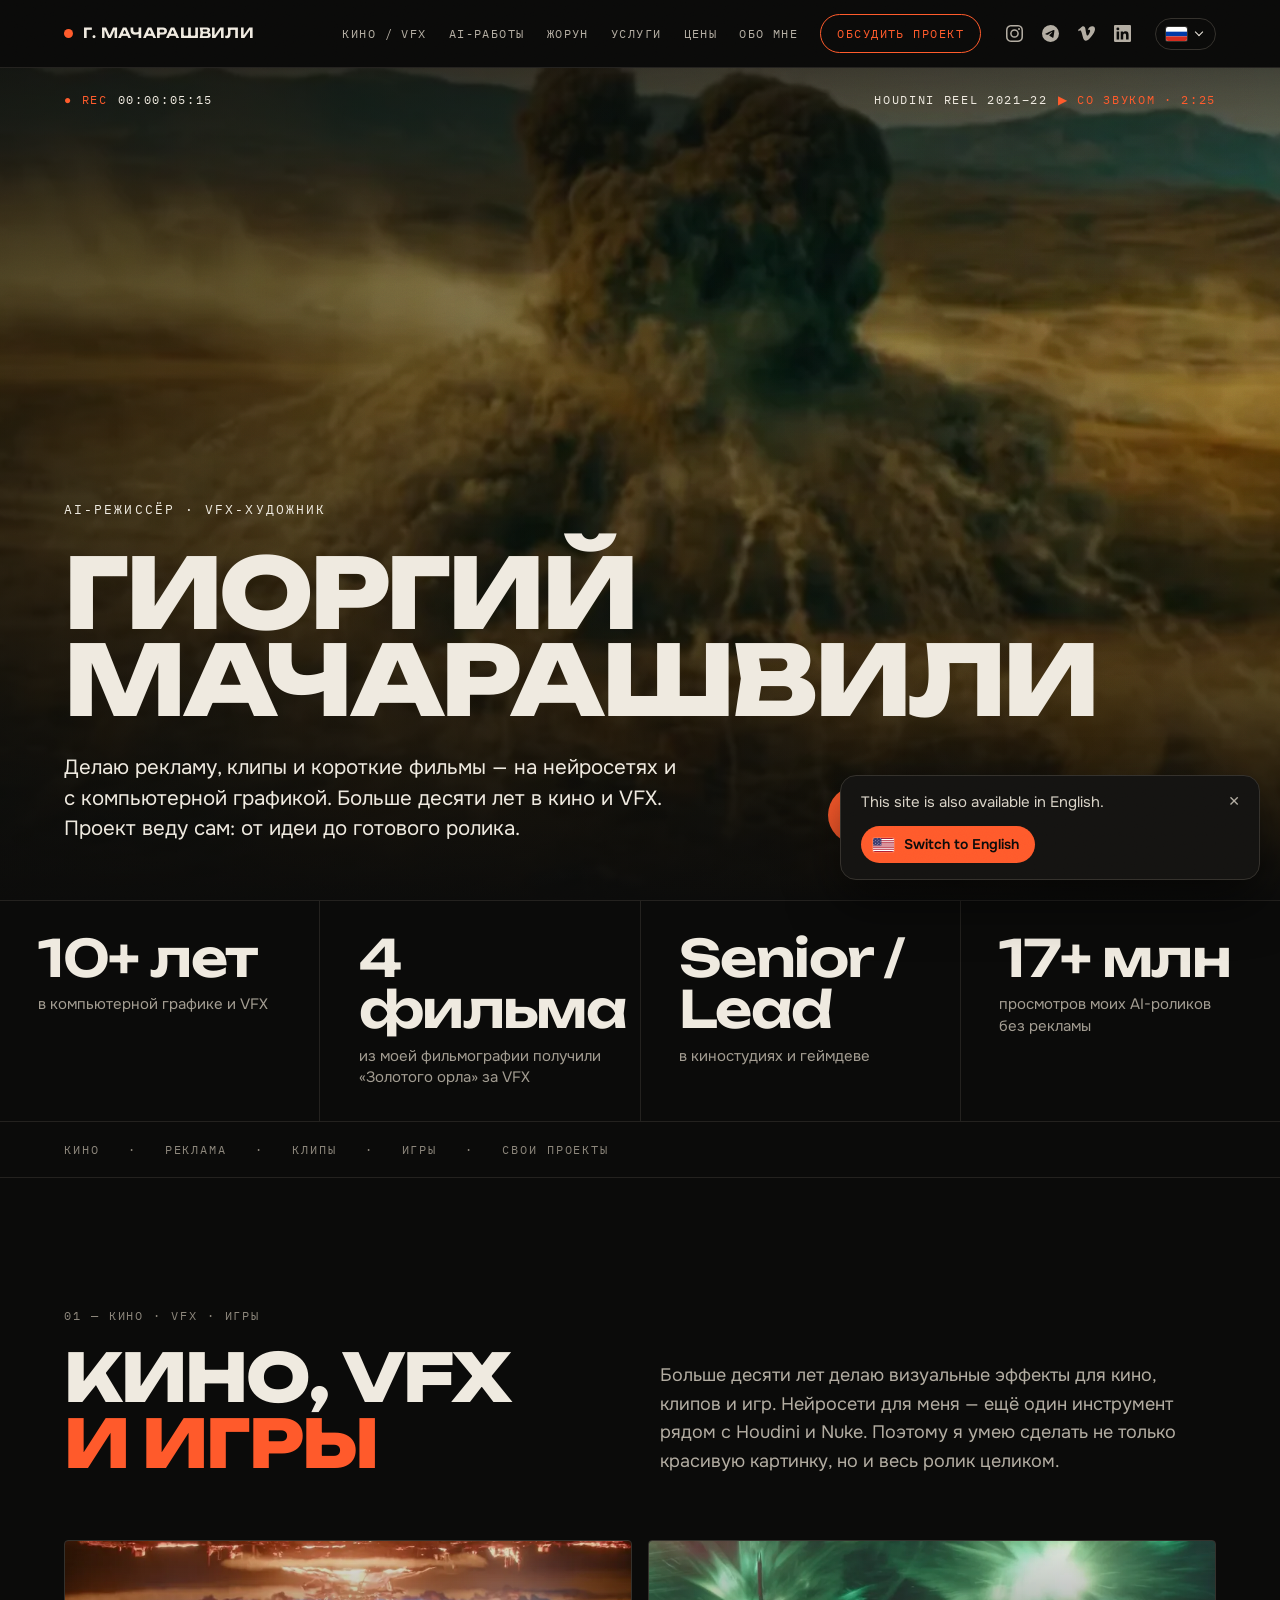
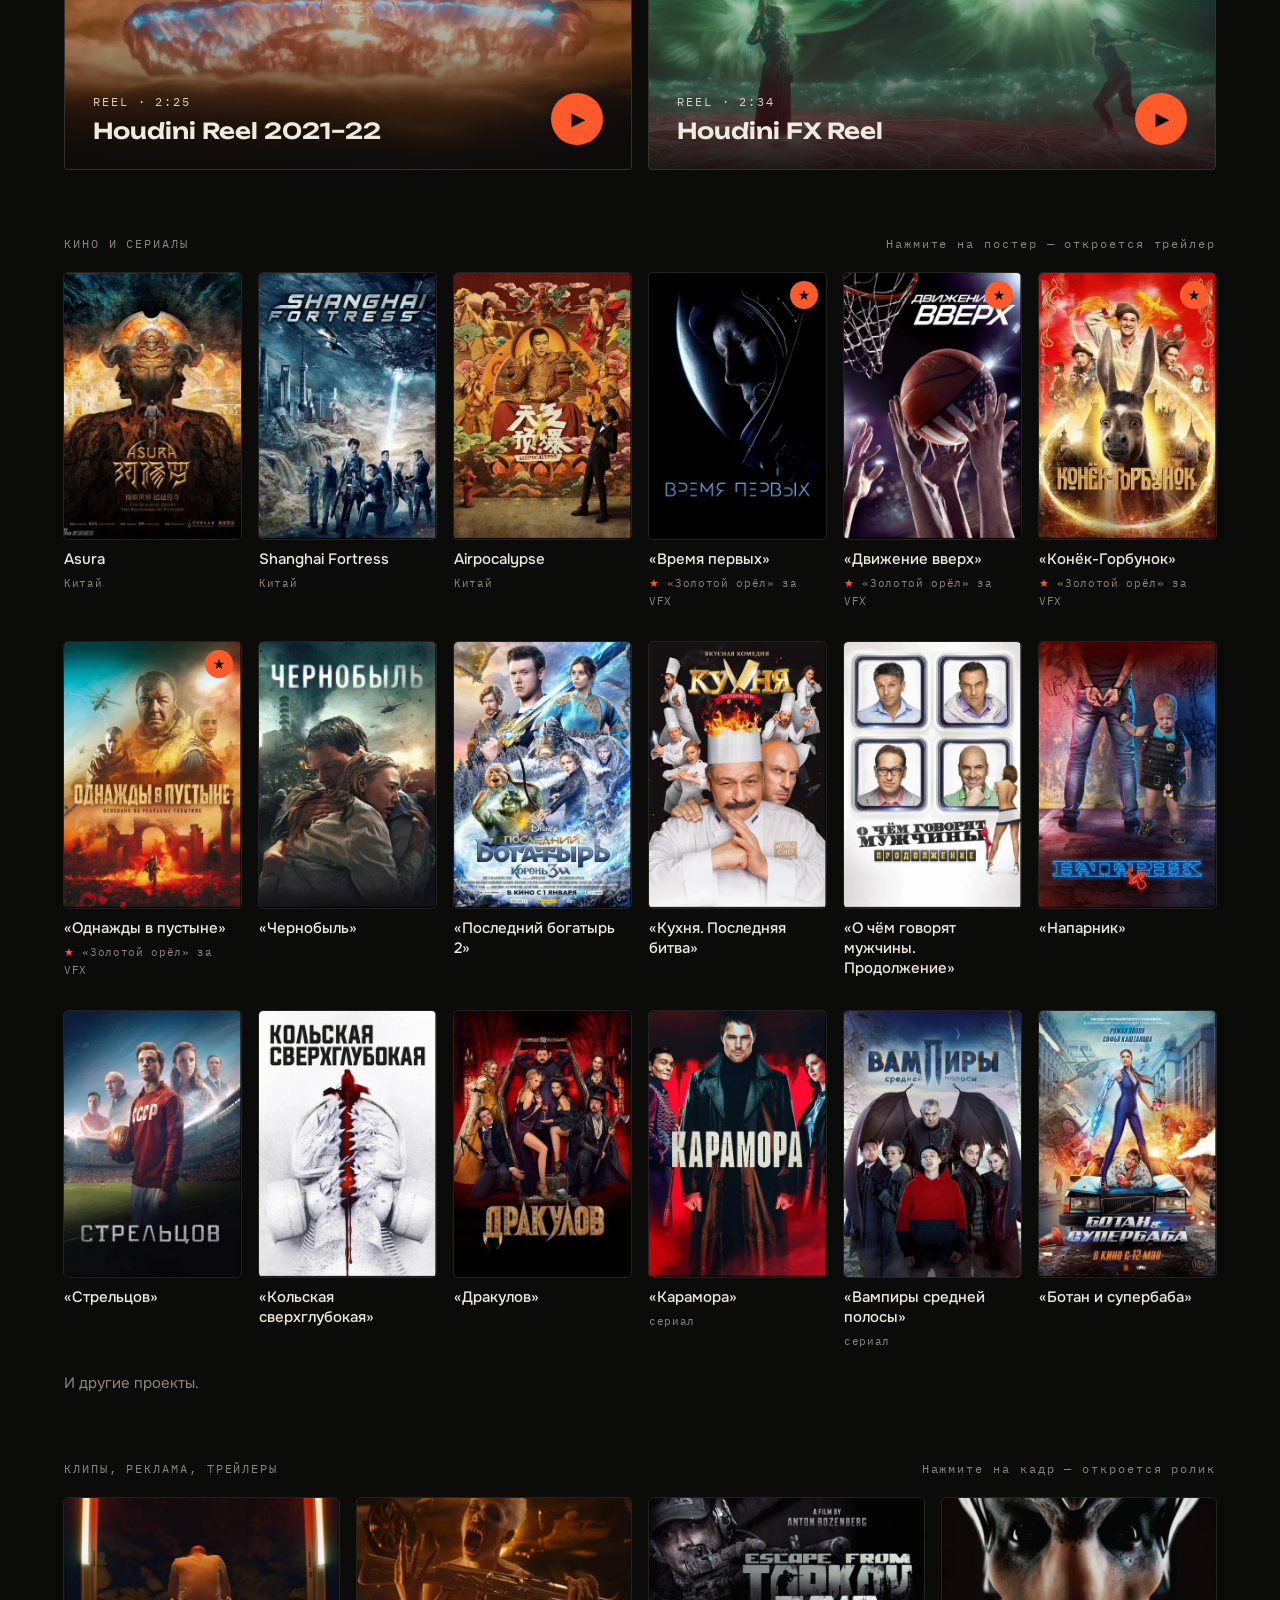
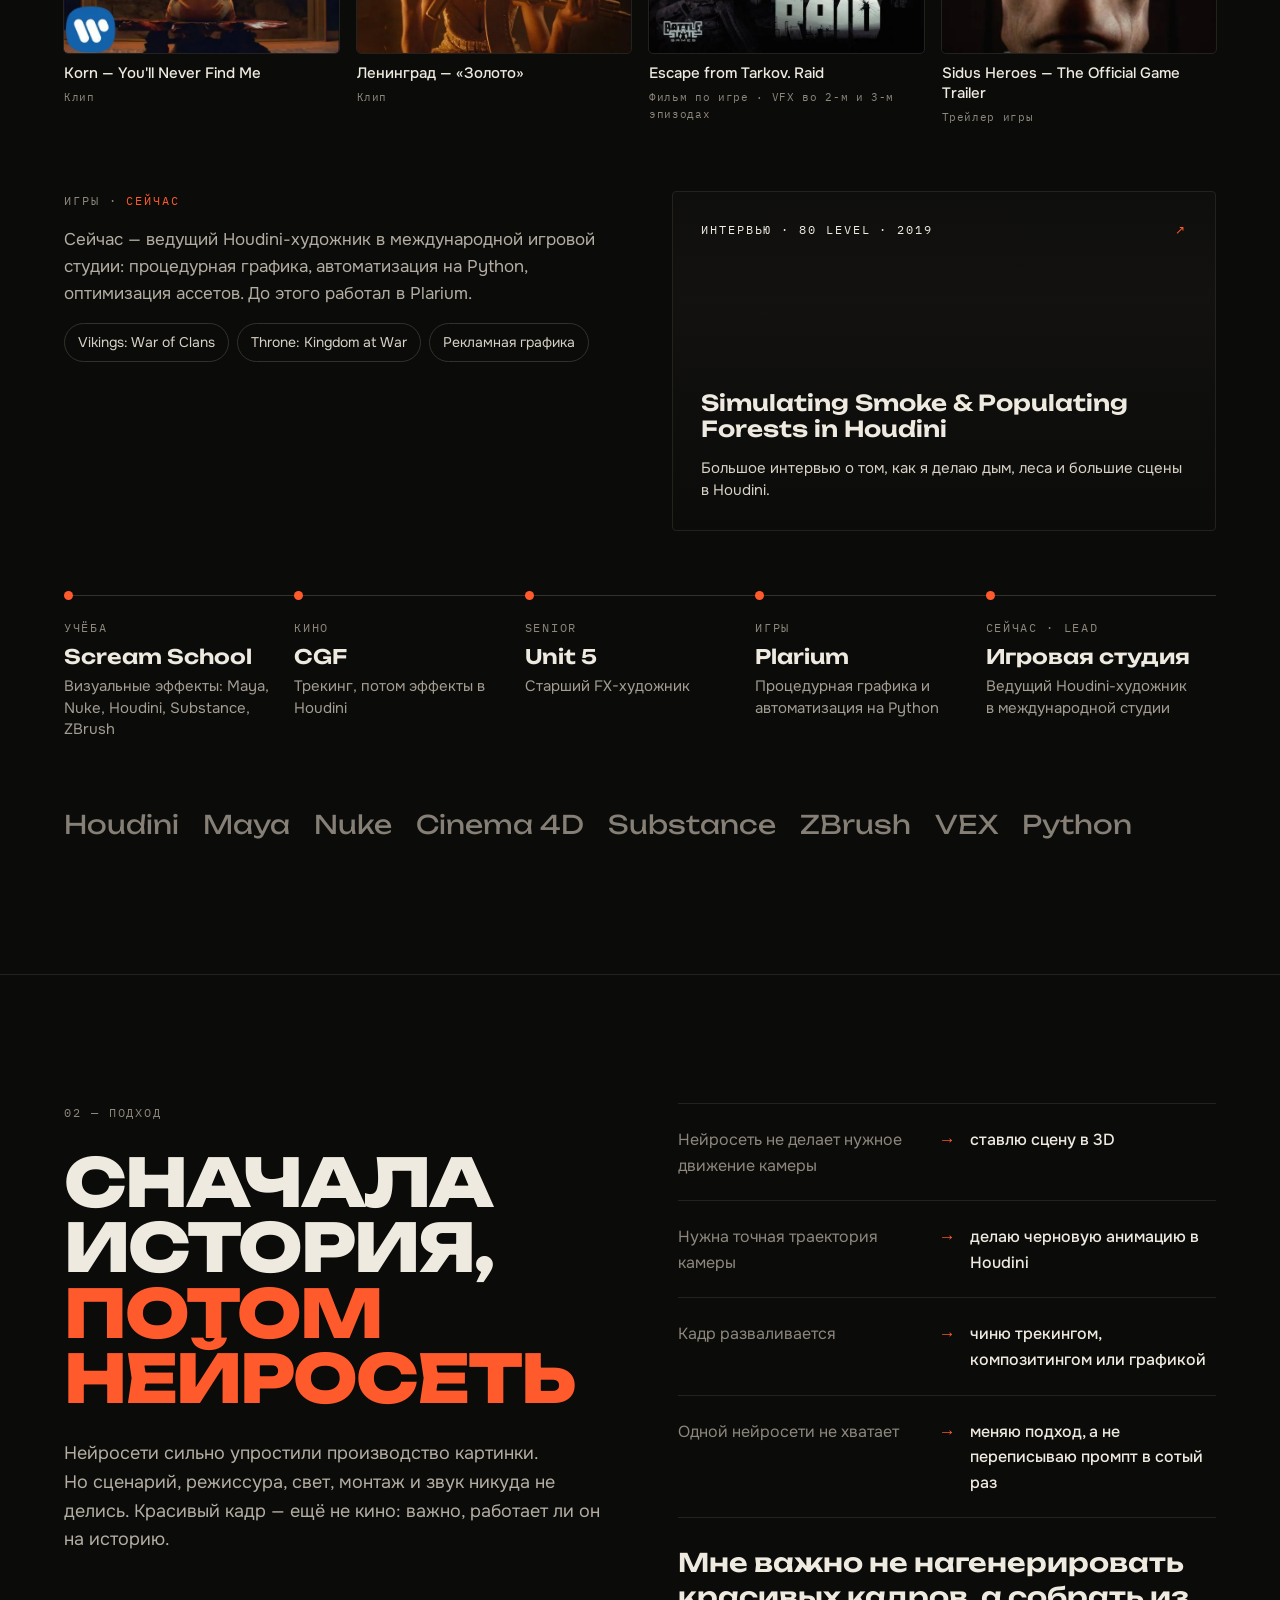
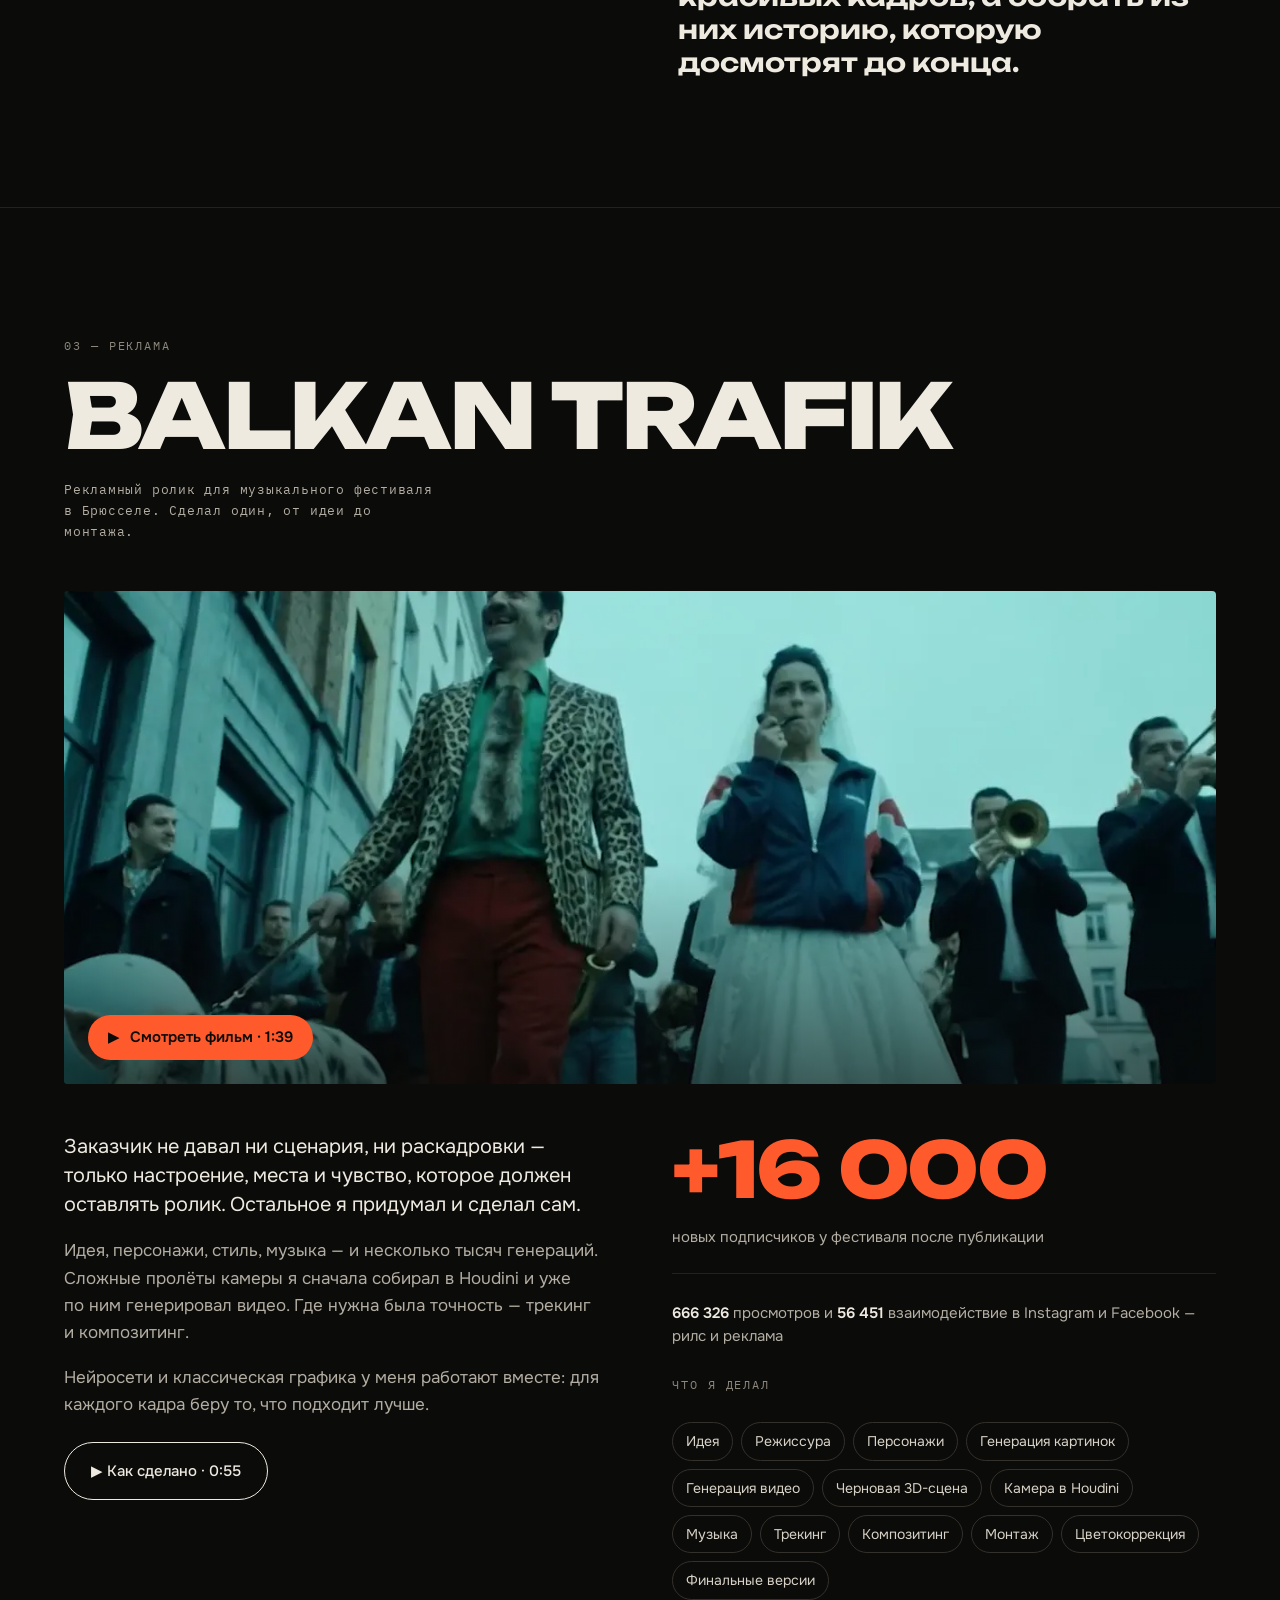
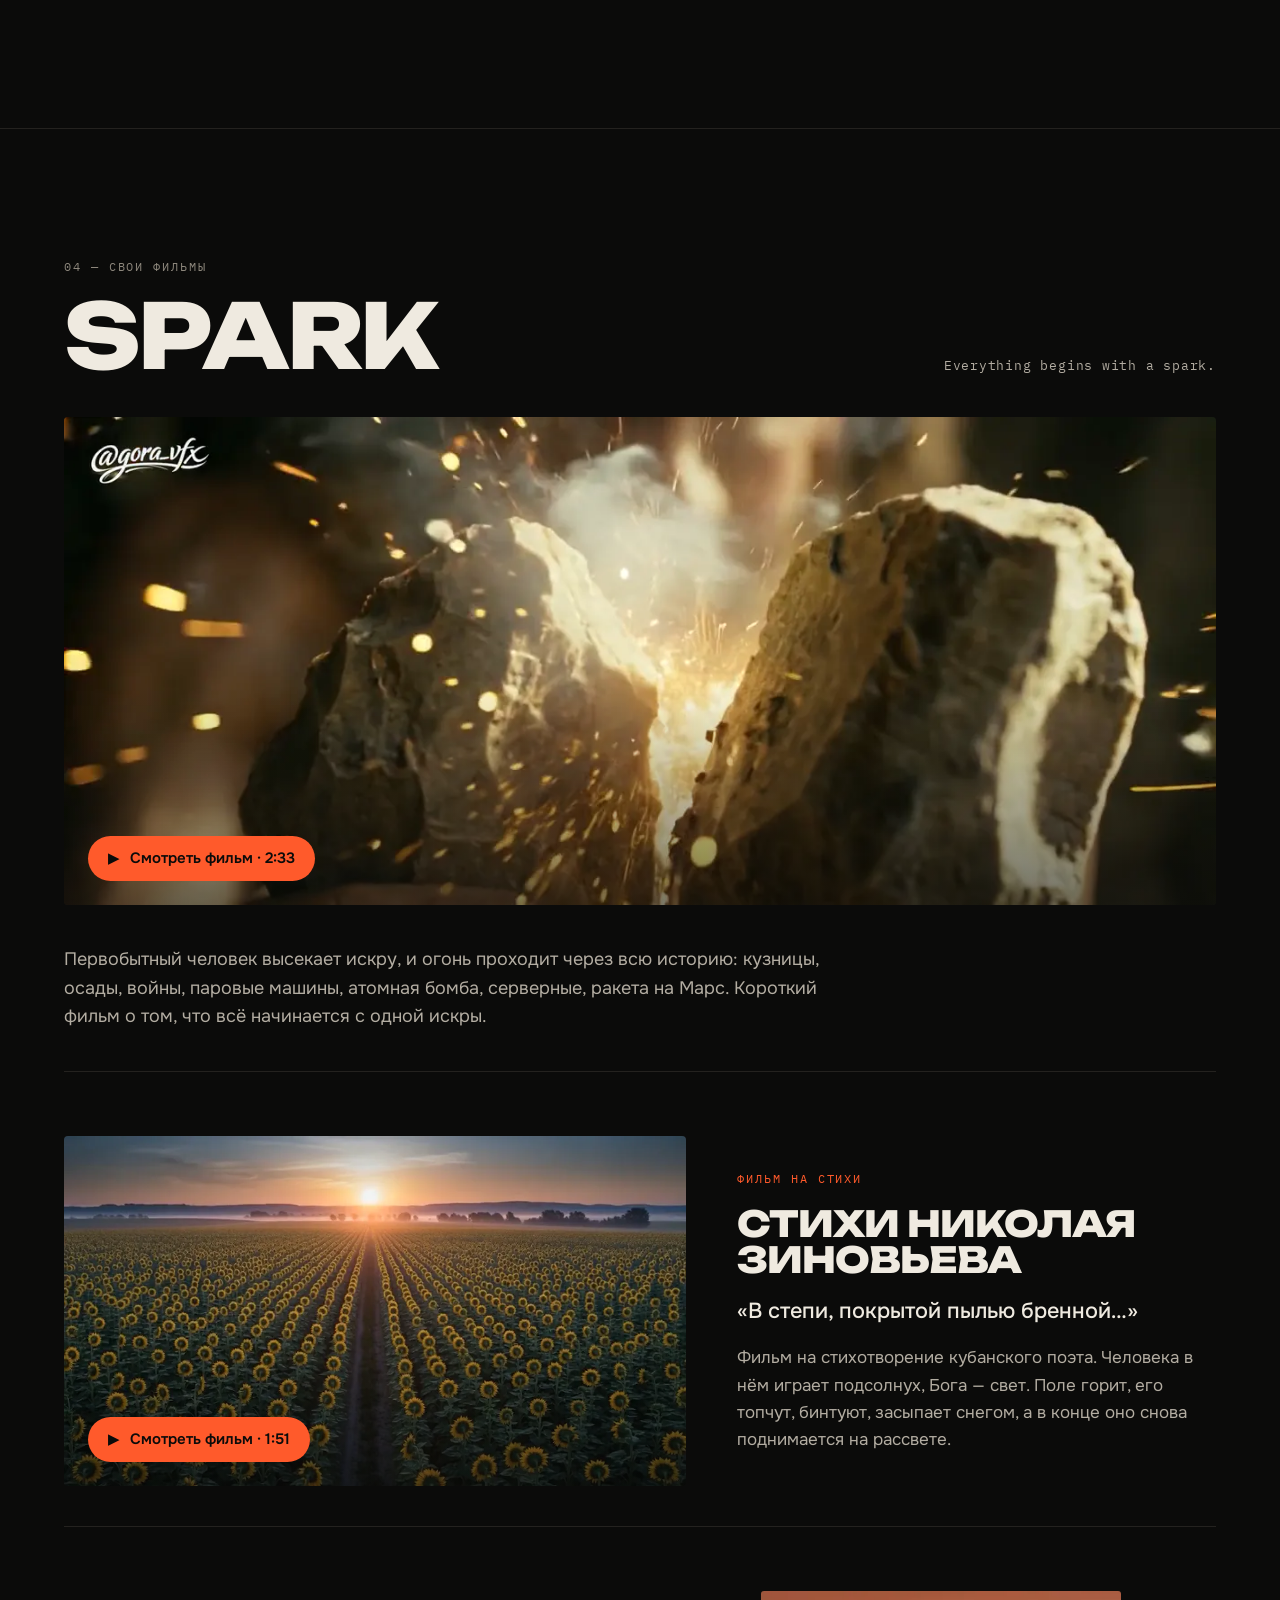
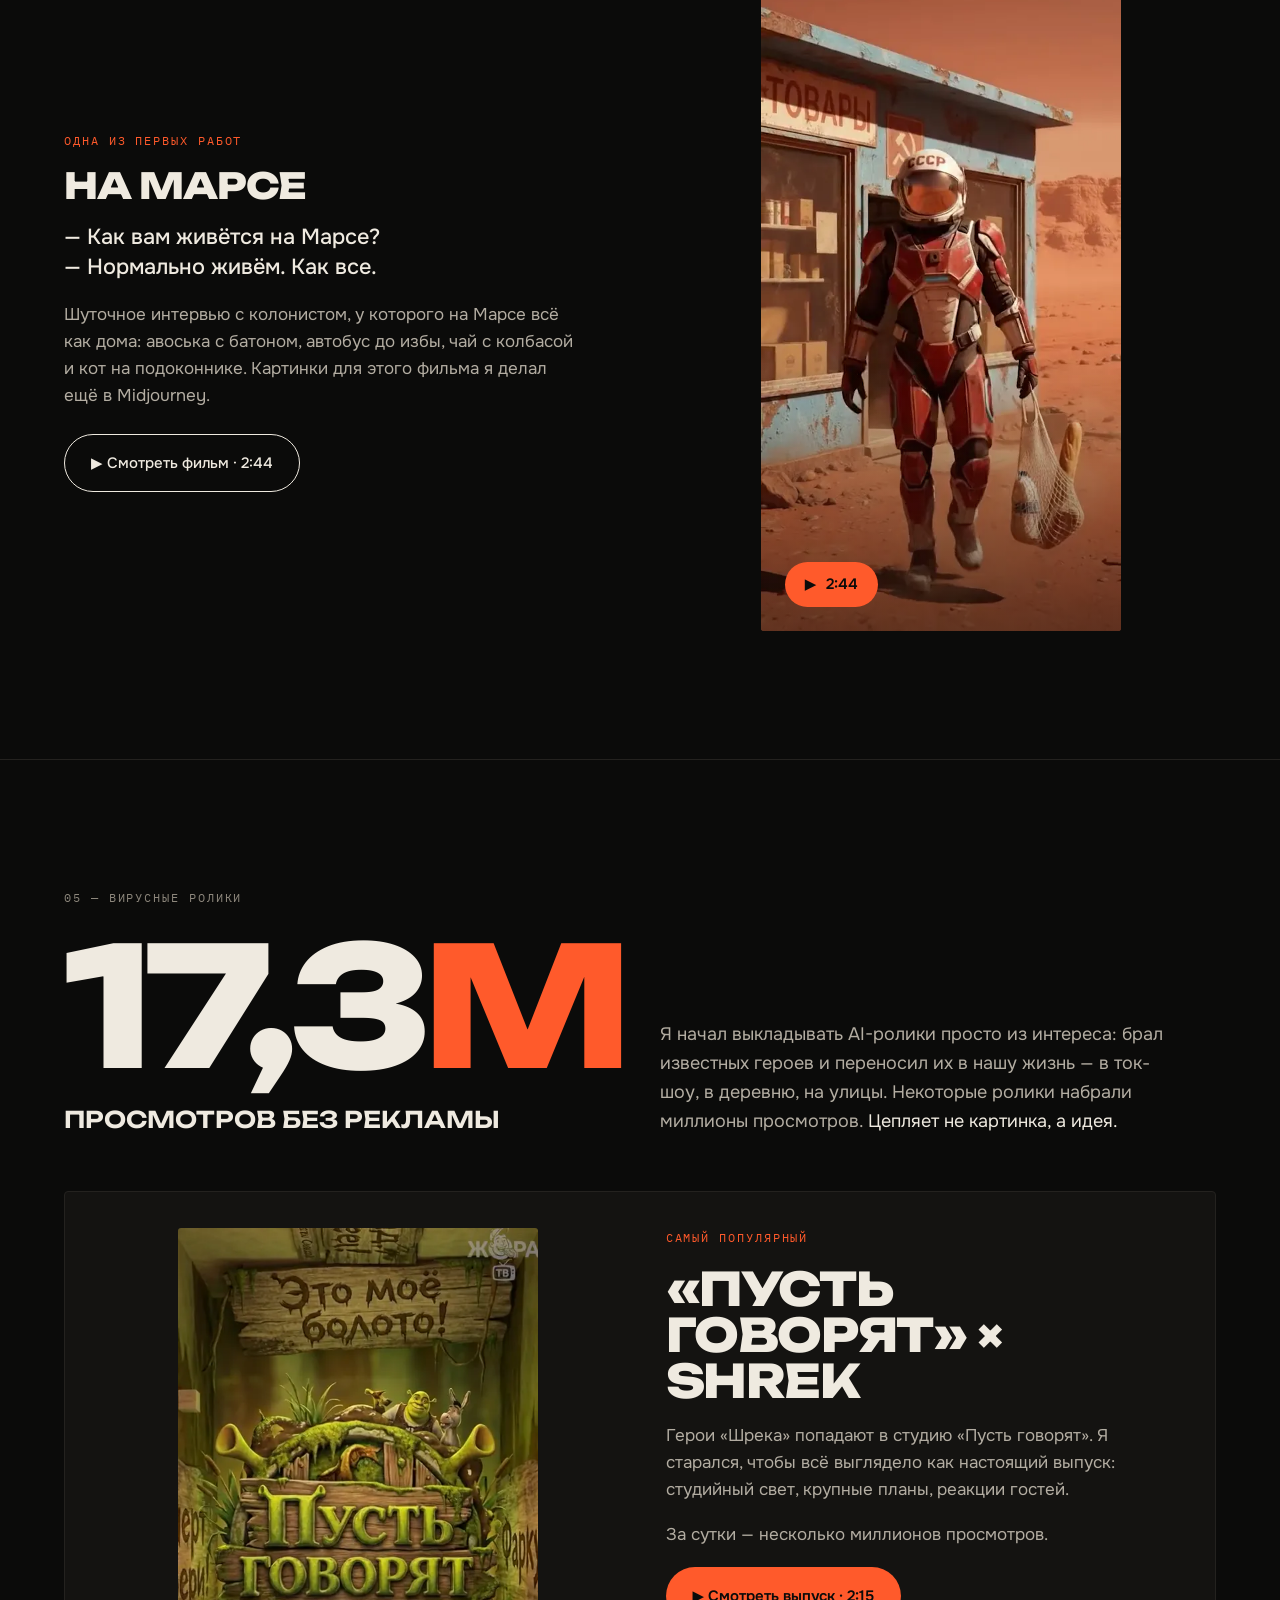
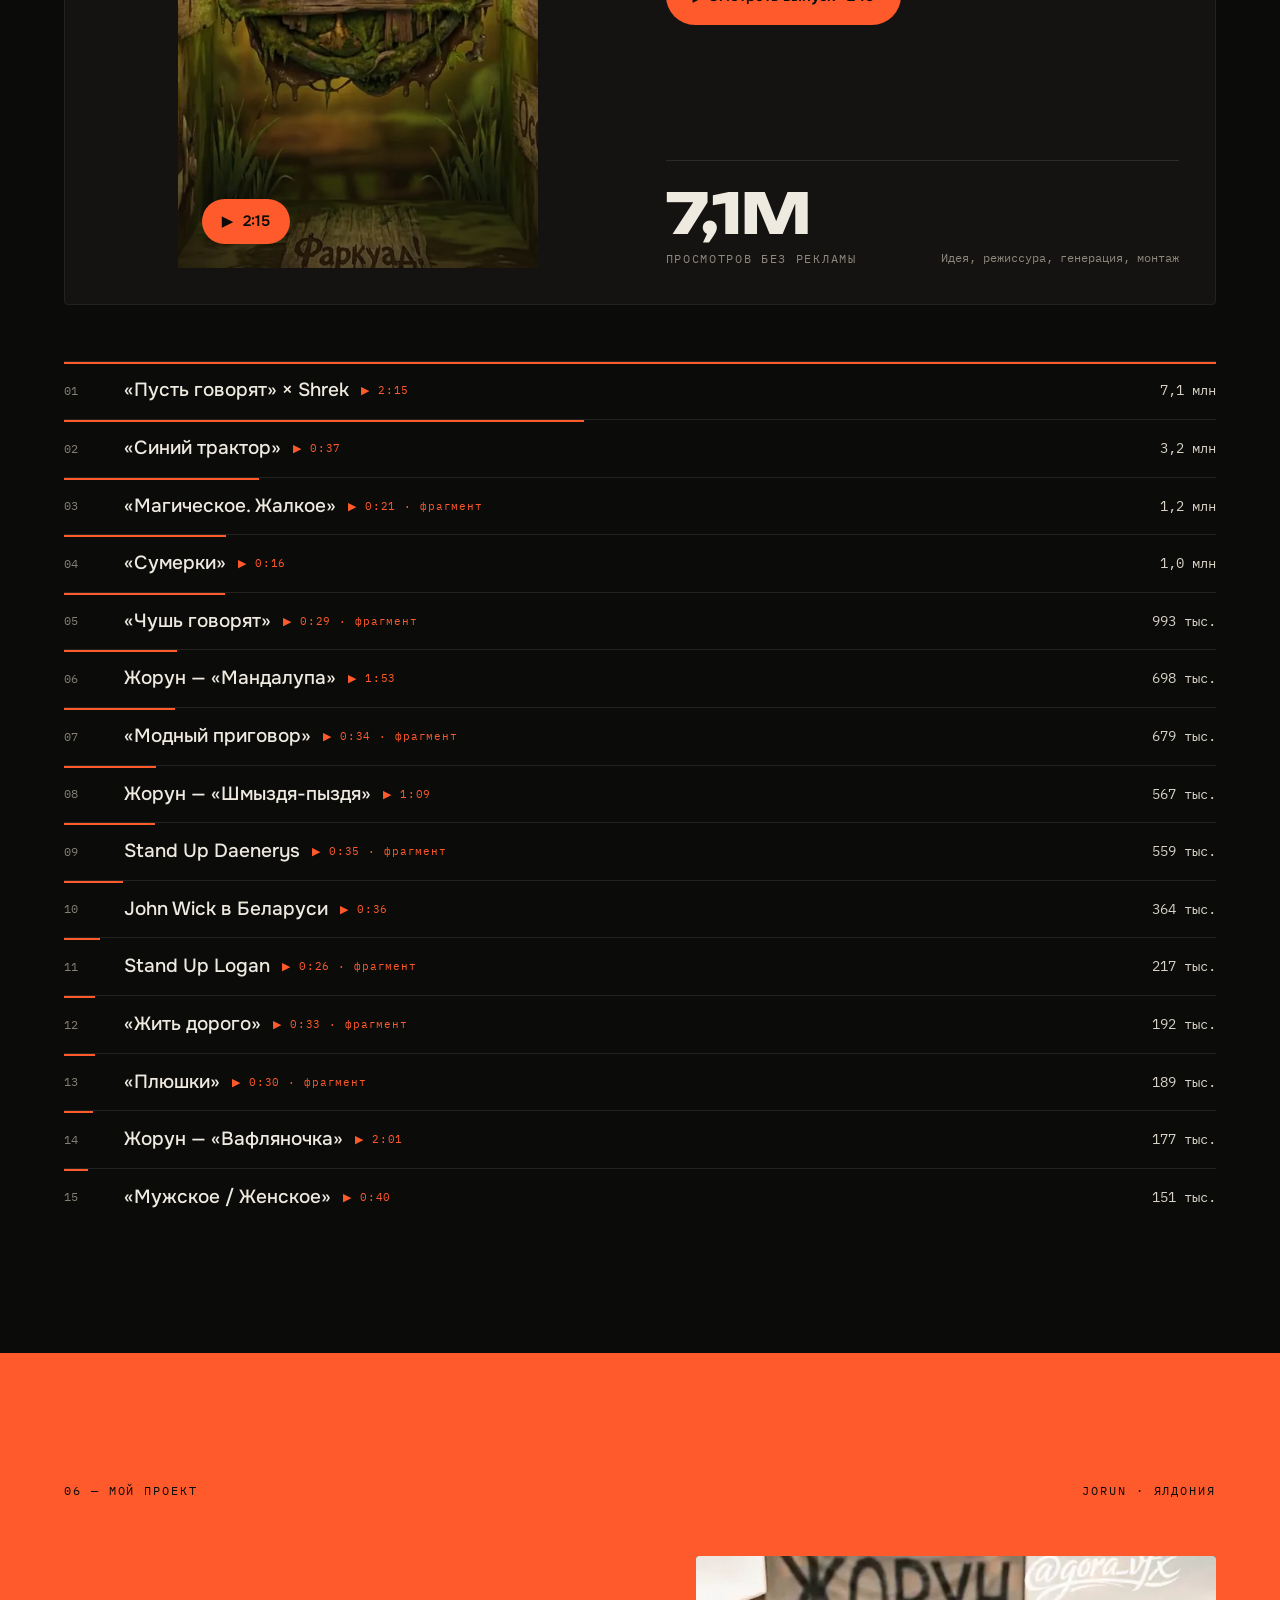
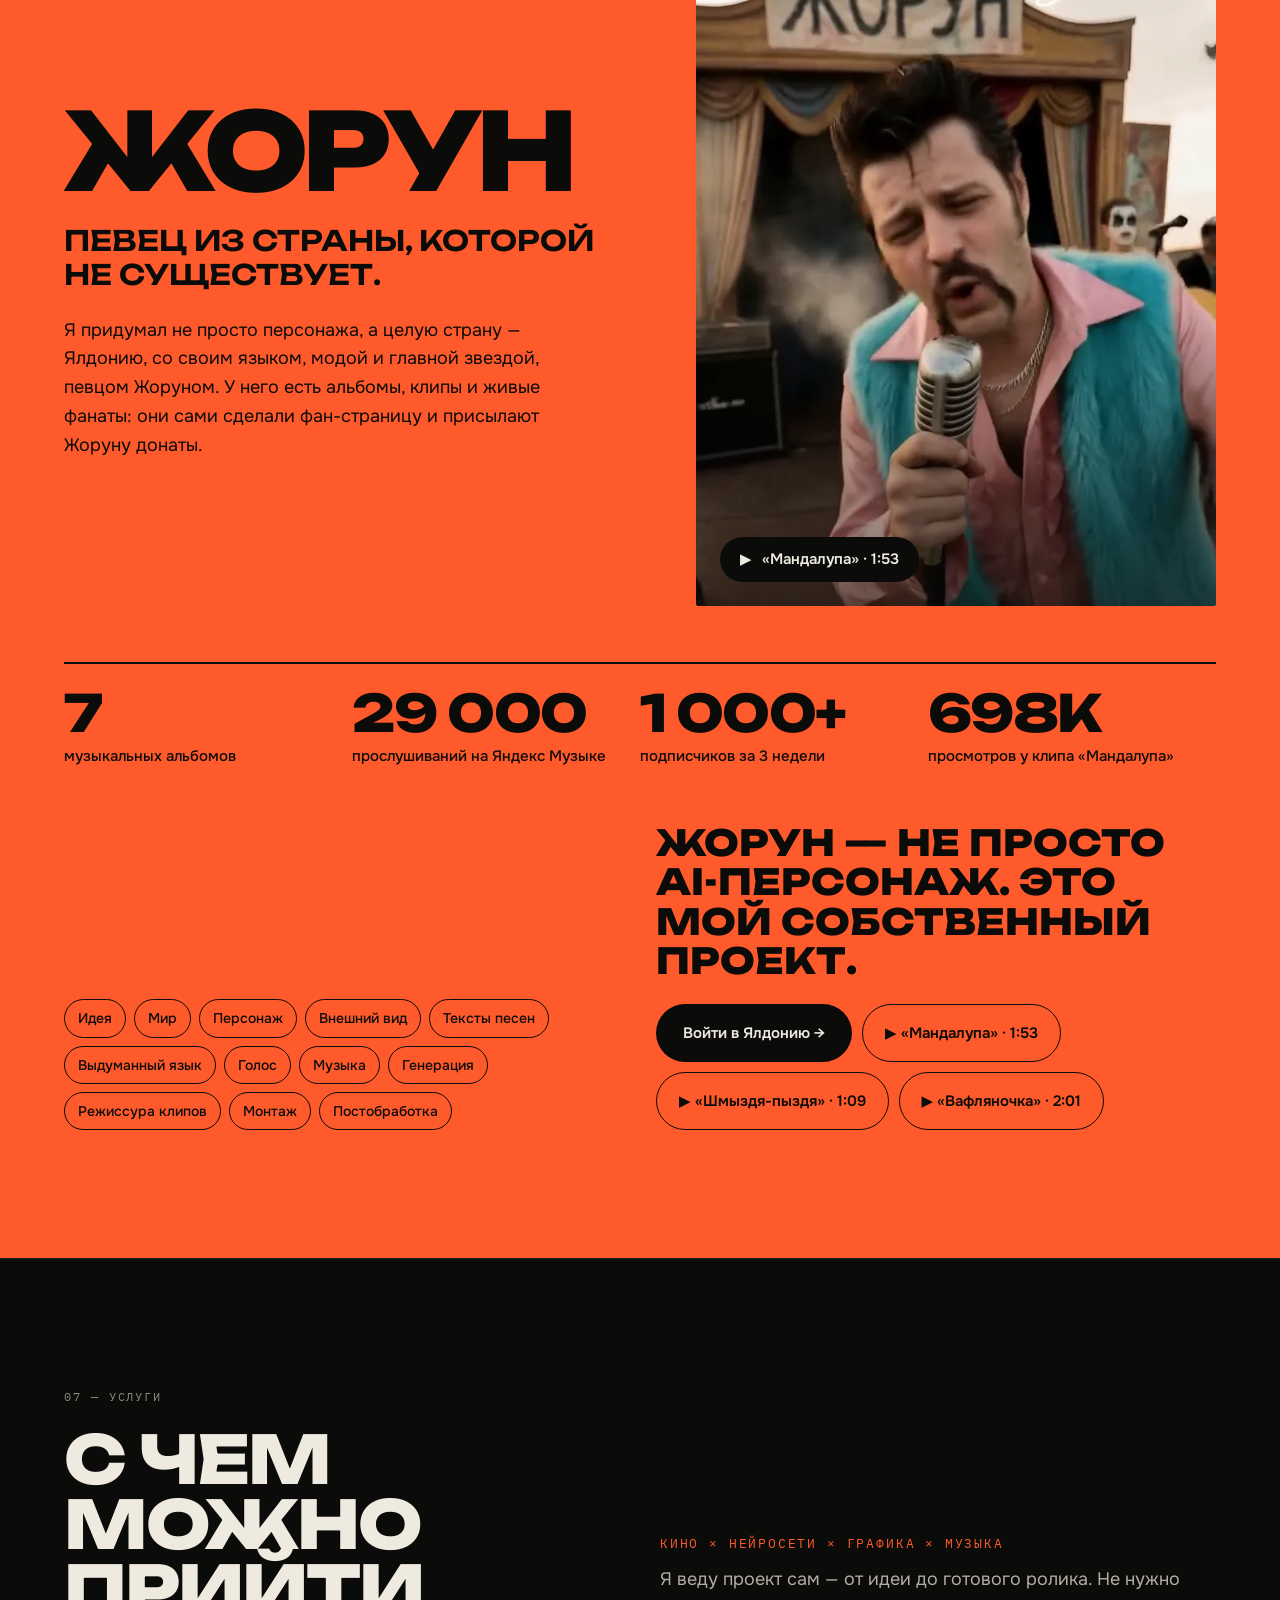
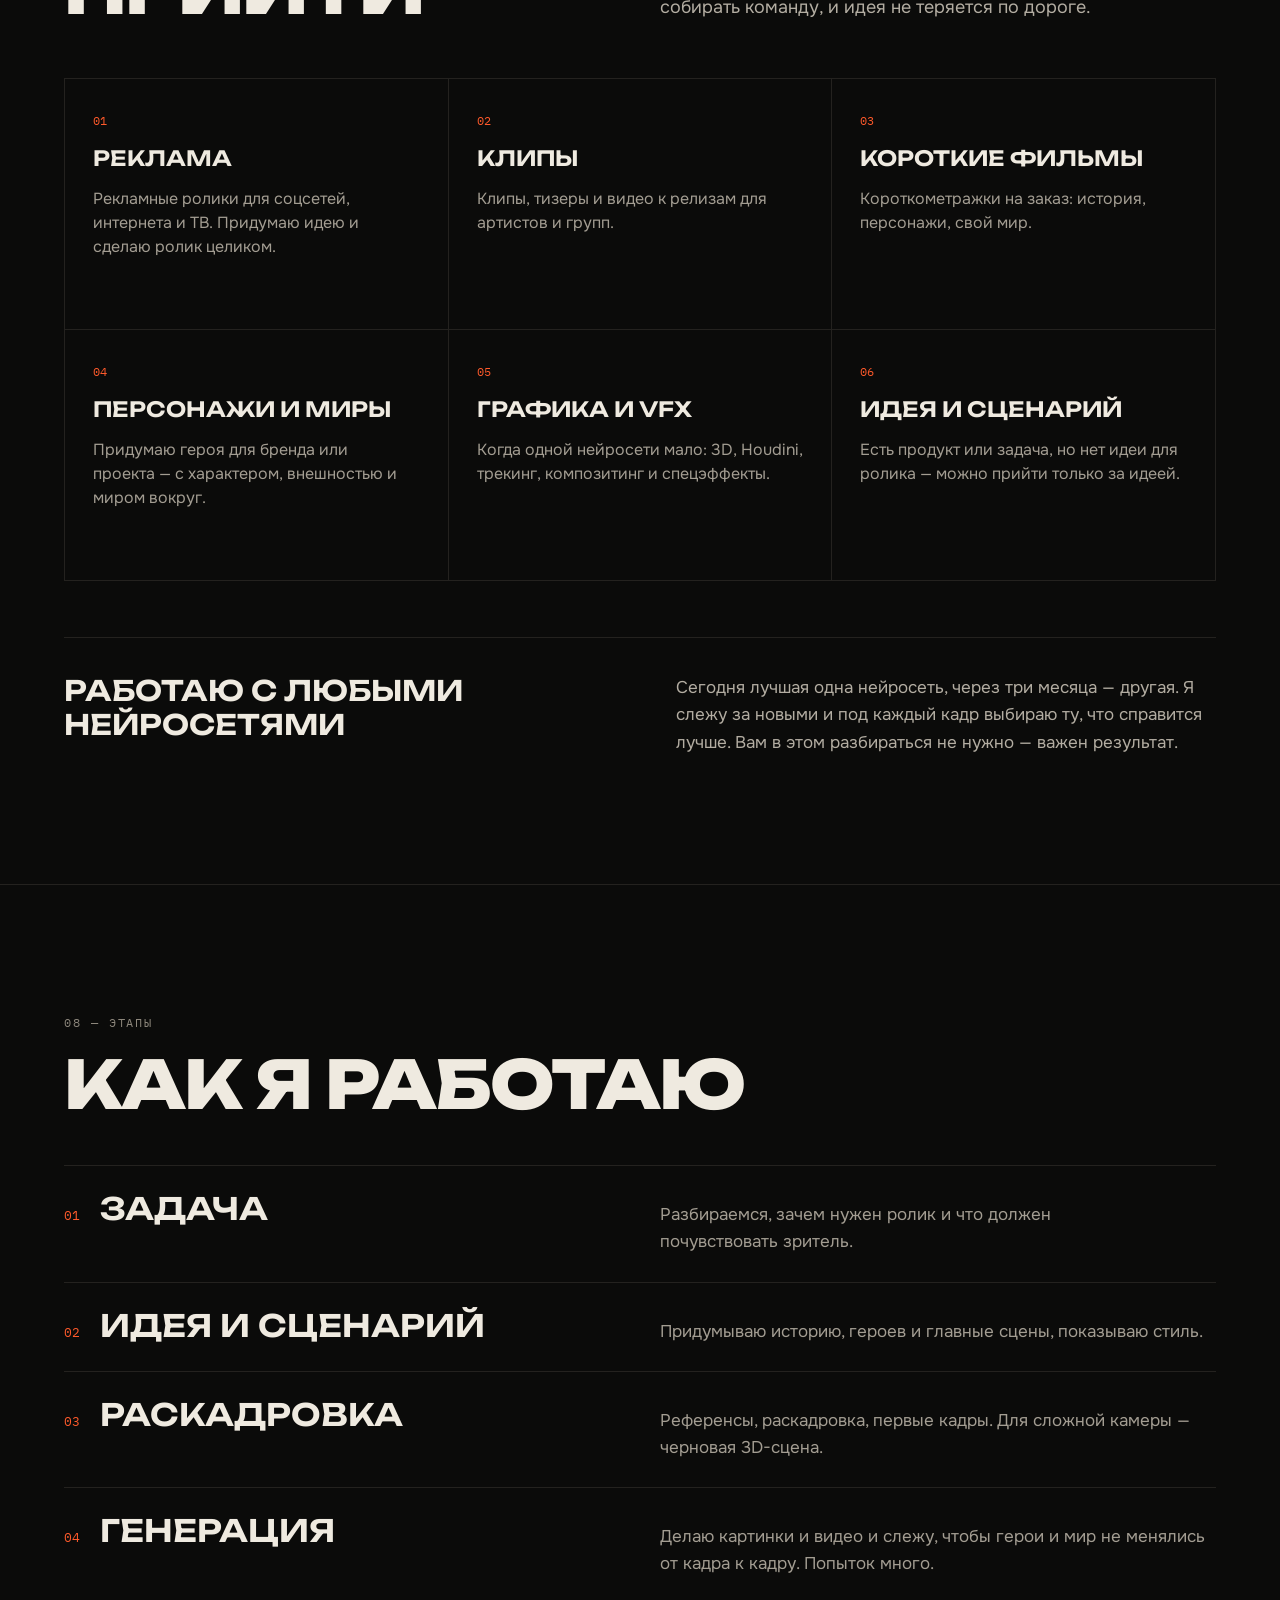
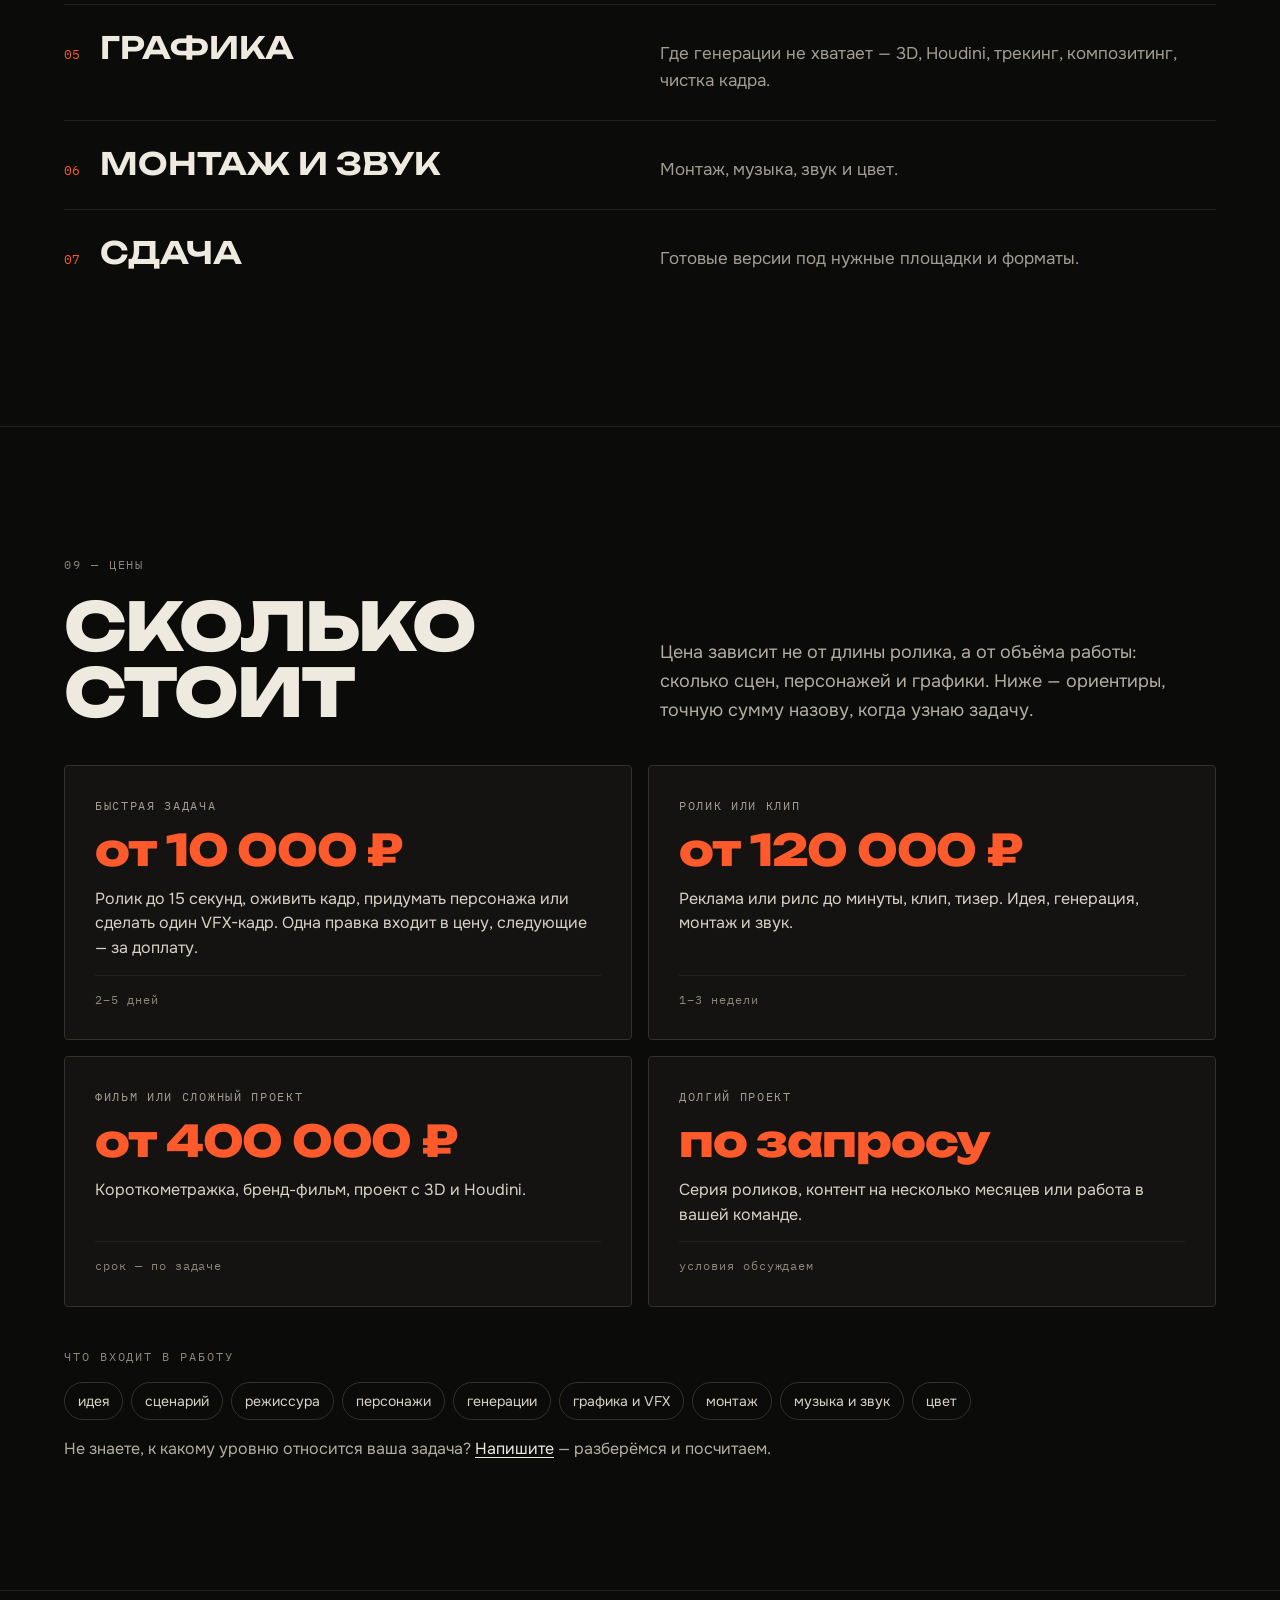
<file: index.html>
<!DOCTYPE html>
<html lang="ru">
<head>
  <meta charset="utf-8">
  <meta name="viewport" content="width=device-width, initial-scale=1, viewport-fit=cover">
  <title>Гиоргий Мачарашвили — AI-режиссёр и VFX-художник</title>
  <meta name="description" content="Реклама, клипы и короткие фильмы на нейросетях и с компьютерной графикой. Больше 10 лет в кино и VFX, 4 фильма с «Золотым орлом» за визуальные эффекты, 17+ млн просмотров AI-роликов.">
  <link rel="canonical" href="https://goravfx.github.io/">
  <link rel="alternate" hreflang="ru" href="https://goravfx.github.io/">
  <link rel="alternate" hreflang="en" href="https://goravfx.github.io/en/">
  <link rel="alternate" hreflang="x-default" href="https://goravfx.github.io/en/">
  <meta name="theme-color" content="#0b0b0a">
  <meta name="author" content="Гиоргий Мачарашвили">

  <meta property="og:type" content="website">
  <meta property="og:site_name" content="Гиоргий Мачарашвили">
  <meta property="og:locale" content="ru_RU">
  <meta property="og:locale:alternate" content="en_US">
  <meta property="og:title" content="Гиоргий Мачарашвили — AI-режиссёр и VFX-художник">
  <meta property="og:description" content="Реклама, клипы и короткие фильмы на нейросетях и с компьютерной графикой. Больше 10 лет в кино и VFX, 4 фильма с «Золотым орлом» за визуальные эффекты, 17+ млн просмотров AI-роликов.">
  <meta property="og:url" content="https://goravfx.github.io/">
  <meta property="og:image" content="https://goravfx.github.io/assets/og-cover.jpg?v=2">
  <meta property="og:image:width" content="1200">
  <meta property="og:image:height" content="630">
  <meta property="og:image:alt" content="Гиоргий Мачарашвили — AI-режиссёр, generative filmmaker, VFX artist">
  <meta name="twitter:card" content="summary_large_image">
  <meta name="twitter:image" content="https://goravfx.github.io/assets/og-cover.jpg?v=2">

  <link rel="icon" href="assets/favicon.svg" type="image/svg+xml">
  <link rel="icon" href="assets/favicon-32.png" sizes="32x32" type="image/png">
  <link rel="apple-touch-icon" href="assets/apple-touch-icon.png">

  <link rel="preload" href="assets/fonts/unbounded-cyrillic.woff2" as="font" type="font/woff2" crossorigin>
  <link rel="preload" href="assets/fonts/onest-cyrillic.woff2" as="font" type="font/woff2" crossorigin>
  <link rel="preload" as="image" href="assets/img/hero-wide.webp" media="(min-aspect-ratio: 1/1)">
  <link rel="preload" as="image" href="assets/img/hero-tall.webp" media="(max-aspect-ratio: 1/1)">
  <link rel="stylesheet" href="assets/css/site.css?v=db1f0f67">
  <script>document.documentElement.classList.add('js')</script>
  <script src="assets/js/site.js?v=f21dc6a9" defer></script>
  <script type="application/ld+json">{"@context": "https://schema.org", "@type": "Person", "name": "Гиоргий Мачарашвили", "alternateName": "Giorgi Macharashvili", "jobTitle": "AI-режиссёр, VFX-художник", "url": "https://goravfx.github.io/", "image": "https://goravfx.github.io/assets/img/portrait.webp", "email": "mailto:gora.vfx@gmail.com", "sameAs": ["https://www.instagram.com/gora_vfx/", "https://t.me/gora_vfx", "https://vimeo.com/user97466918", "https://www.linkedin.com/in/giorgi-macharashvili-4b369a12b/"]}</script>
</head>

<body>
<a class="skip" href="#main">Перейти к содержанию</a>
<div class="grain" aria-hidden="true"></div>

<header class="site-header">
  <a class="brand" href="#top" aria-label="Гиоргий Мачарашвили — на главную">
    <span class="brand-dot" aria-hidden="true"></span>
    <span>Г. МАЧАРАШВИЛИ</span>
  </a>
  <nav class="nav" id="site-nav" aria-label="Разделы сайта">
    <a href="#vfx">Кино / VFX</a>
    <a href="#work">AI-работы</a>
    <a href="#jorun">Жорун</a>
    <a href="#services">Услуги</a>
    <a href="#pricing">Цены</a>
    <a href="about/">Обо мне</a>
    <a class="nav-cta" href="#contact">Обсудить проект</a>
    <div class="soc soc-nav">
    <a href="https://www.instagram.com/gora_vfx/" target="_blank" rel="noopener" aria-label="Instagram" title="Instagram"><svg viewBox="0 0 24 24" aria-hidden="true" focusable="false"><path d="M7.0301.084c-1.2768.0602-2.1487.264-2.911.5634-.7888.3075-1.4575.72-2.1228 1.3877-.6652.6677-1.075 1.3368-1.3802 2.127-.2954.7638-.4956 1.6365-.552 2.914-.0564 1.2775-.0689 1.6882-.0626 4.947.0062 3.2586.0206 3.6671.0825 4.9473.061 1.2765.264 2.1482.5635 2.9107.308.7889.72 1.4573 1.388 2.1228.6679.6655 1.3365 1.0743 2.1285 1.38.7632.295 1.6361.4961 2.9134.552 1.2773.056 1.6884.069 4.9462.0627 3.2578-.0062 3.668-.0207 4.9478-.0814 1.28-.0607 2.147-.2652 2.9098-.5633.7889-.3086 1.4578-.72 2.1228-1.3881.665-.6682 1.0745-1.3378 1.3795-2.1284.2957-.7632.4966-1.636.552-2.9124.056-1.2809.0692-1.6898.063-4.948-.0063-3.2583-.021-3.6668-.0817-4.9465-.0607-1.2797-.264-2.1487-.5633-2.9117-.3084-.7889-.72-1.4568-1.3876-2.1228C21.2982 1.33 20.628.9208 19.8378.6165 19.074.321 18.2017.1197 16.9244.0645 15.6471.0093 15.236-.005 11.977.0014 8.718.0076 8.31.0215 7.0301.0839m.1402 21.6932c-1.17-.0509-1.8053-.2453-2.2287-.408-.5606-.216-.96-.4771-1.3819-.895-.422-.4178-.6811-.8186-.9-1.378-.1644-.4234-.3624-1.058-.4171-2.228-.0595-1.2645-.072-1.6442-.079-4.848-.007-3.2037.0053-3.583.0607-4.848.05-1.169.2456-1.805.408-2.2282.216-.5613.4762-.96.895-1.3816.4188-.4217.8184-.6814 1.3783-.9003.423-.1651 1.0575-.3614 2.227-.4171 1.2655-.06 1.6447-.072 4.848-.079 3.2033-.007 3.5835.005 4.8495.0608 1.169.0508 1.8053.2445 2.228.408.5608.216.96.4754 1.3816.895.4217.4194.6816.8176.9005 1.3787.1653.4217.3617 1.056.4169 2.2263.0602 1.2655.0739 1.645.0796 4.848.0058 3.203-.0055 3.5834-.061 4.848-.051 1.17-.245 1.8055-.408 2.2294-.216.5604-.4763.96-.8954 1.3814-.419.4215-.8181.6811-1.3783.9-.4224.1649-1.0577.3617-2.2262.4174-1.2656.0595-1.6448.072-4.8493.079-3.2045.007-3.5825-.006-4.848-.0608M16.953 5.5864A1.44 1.44 0 1 0 18.39 4.144a1.44 1.44 0 0 0-1.437 1.4424M5.8385 12.012c.0067 3.4032 2.7706 6.1557 6.173 6.1493 3.4026-.0065 6.157-2.7701 6.1506-6.1733-.0065-3.4032-2.771-6.1565-6.174-6.1498-3.403.0067-6.156 2.771-6.1496 6.1738M8 12.0077a4 4 0 1 1 4.008 3.9921A3.9996 3.9996 0 0 1 8 12.0077"/></svg></a>
    <a href="https://t.me/gora_vfx" target="_blank" rel="noopener" aria-label="Telegram" title="Telegram"><svg viewBox="0 0 24 24" aria-hidden="true" focusable="false"><path d="M11.944 0A12 12 0 0 0 0 12a12 12 0 0 0 12 12 12 12 0 0 0 12-12A12 12 0 0 0 12 0a12 12 0 0 0-.056 0zm4.962 7.224c.1-.002.321.023.465.14a.506.506 0 0 1 .171.325c.016.093.036.306.02.472-.18 1.898-.962 6.502-1.36 8.627-.168.9-.499 1.201-.82 1.23-.696.065-1.225-.46-1.9-.902-1.056-.693-1.653-1.124-2.678-1.8-1.185-.78-.417-1.21.258-1.91.177-.184 3.247-2.977 3.307-3.23.007-.032.014-.15-.056-.212s-.174-.041-.249-.024c-.106.024-1.793 1.14-5.061 3.345-.48.33-.913.49-1.302.48-.428-.008-1.252-.241-1.865-.44-.752-.245-1.349-.374-1.297-.789.027-.216.325-.437.893-.663 3.498-1.524 5.83-2.529 6.998-3.014 3.332-1.386 4.025-1.627 4.476-1.635z"/></svg></a>
    <a href="https://vimeo.com/user97466918" target="_blank" rel="noopener" aria-label="Vimeo" title="Vimeo"><svg viewBox="0 0 24 24" aria-hidden="true" focusable="false"><path d="M23.9765 6.4168c-.105 2.338-1.739 5.5429-4.894 9.6088-3.2679 4.247-6.0258 6.3699-8.2898 6.3699-1.409 0-2.578-1.294-3.553-3.881l-1.9179-7.1138c-.719-2.584-1.488-3.878-2.312-3.878-.179 0-.806.378-1.8809 1.132l-1.129-1.457a315.06 315.06 0 003.501-3.1279c1.579-1.368 2.765-2.085 3.5539-2.159 1.867-.18 3.016 1.1 3.447 3.838.465 2.953.789 4.789.971 5.5069.5389 2.45 1.1309 3.674 1.7759 3.674.502 0 1.256-.796 2.265-2.385 1.004-1.589 1.54-2.797 1.612-3.628.144-1.371-.395-2.061-1.614-2.061-.574 0-1.167.121-1.777.391 1.186-3.8679 3.434-5.7568 6.7619-5.6368 2.4729.06 3.6279 1.664 3.4929 4.7969z"/></svg></a>
    <a href="https://www.linkedin.com/in/giorgi-macharashvili-4b369a12b/" target="_blank" rel="noopener" aria-label="LinkedIn" title="LinkedIn"><svg viewBox="0 32 448 448" aria-hidden="true" focusable="false"><!-- Font Awesome Free 7.3.1 by @fontawesome - https://fontawesome.com License - https://fontawesome.com/license/free (Icons: CC BY 4.0, Fonts: SIL OFL 1.1, Code: MIT License) Copyright 2026 Fonticons, Inc. --><path d="M416 32L31.9 32C14.3 32 0 46.5 0 64.3L0 447.7C0 465.5 14.3 480 31.9 480L416 480c17.6 0 32-14.5 32-32.3l0-383.4C448 46.5 433.6 32 416 32zM135.4 416l-66.4 0 0-213.8 66.5 0 0 213.8-.1 0zM102.2 96a38.5 38.5 0 1 1 0 77 38.5 38.5 0 1 1 0-77zM384.3 416l-66.4 0 0-104c0-24.8-.5-56.7-34.5-56.7-34.6 0-39.9 27-39.9 54.9l0 105.8-66.4 0 0-213.8 63.7 0 0 29.2 .9 0c8.9-16.8 30.6-34.5 62.9-34.5 67.2 0 79.7 44.3 79.7 101.9l0 117.2z"/></svg></a>
  </div>
  </nav>
  <div class="soc soc-bar">
    <a href="https://www.instagram.com/gora_vfx/" target="_blank" rel="noopener" aria-label="Instagram" title="Instagram"><svg viewBox="0 0 24 24" aria-hidden="true" focusable="false"><path d="M7.0301.084c-1.2768.0602-2.1487.264-2.911.5634-.7888.3075-1.4575.72-2.1228 1.3877-.6652.6677-1.075 1.3368-1.3802 2.127-.2954.7638-.4956 1.6365-.552 2.914-.0564 1.2775-.0689 1.6882-.0626 4.947.0062 3.2586.0206 3.6671.0825 4.9473.061 1.2765.264 2.1482.5635 2.9107.308.7889.72 1.4573 1.388 2.1228.6679.6655 1.3365 1.0743 2.1285 1.38.7632.295 1.6361.4961 2.9134.552 1.2773.056 1.6884.069 4.9462.0627 3.2578-.0062 3.668-.0207 4.9478-.0814 1.28-.0607 2.147-.2652 2.9098-.5633.7889-.3086 1.4578-.72 2.1228-1.3881.665-.6682 1.0745-1.3378 1.3795-2.1284.2957-.7632.4966-1.636.552-2.9124.056-1.2809.0692-1.6898.063-4.948-.0063-3.2583-.021-3.6668-.0817-4.9465-.0607-1.2797-.264-2.1487-.5633-2.9117-.3084-.7889-.72-1.4568-1.3876-2.1228C21.2982 1.33 20.628.9208 19.8378.6165 19.074.321 18.2017.1197 16.9244.0645 15.6471.0093 15.236-.005 11.977.0014 8.718.0076 8.31.0215 7.0301.0839m.1402 21.6932c-1.17-.0509-1.8053-.2453-2.2287-.408-.5606-.216-.96-.4771-1.3819-.895-.422-.4178-.6811-.8186-.9-1.378-.1644-.4234-.3624-1.058-.4171-2.228-.0595-1.2645-.072-1.6442-.079-4.848-.007-3.2037.0053-3.583.0607-4.848.05-1.169.2456-1.805.408-2.2282.216-.5613.4762-.96.895-1.3816.4188-.4217.8184-.6814 1.3783-.9003.423-.1651 1.0575-.3614 2.227-.4171 1.2655-.06 1.6447-.072 4.848-.079 3.2033-.007 3.5835.005 4.8495.0608 1.169.0508 1.8053.2445 2.228.408.5608.216.96.4754 1.3816.895.4217.4194.6816.8176.9005 1.3787.1653.4217.3617 1.056.4169 2.2263.0602 1.2655.0739 1.645.0796 4.848.0058 3.203-.0055 3.5834-.061 4.848-.051 1.17-.245 1.8055-.408 2.2294-.216.5604-.4763.96-.8954 1.3814-.419.4215-.8181.6811-1.3783.9-.4224.1649-1.0577.3617-2.2262.4174-1.2656.0595-1.6448.072-4.8493.079-3.2045.007-3.5825-.006-4.848-.0608M16.953 5.5864A1.44 1.44 0 1 0 18.39 4.144a1.44 1.44 0 0 0-1.437 1.4424M5.8385 12.012c.0067 3.4032 2.7706 6.1557 6.173 6.1493 3.4026-.0065 6.157-2.7701 6.1506-6.1733-.0065-3.4032-2.771-6.1565-6.174-6.1498-3.403.0067-6.156 2.771-6.1496 6.1738M8 12.0077a4 4 0 1 1 4.008 3.9921A3.9996 3.9996 0 0 1 8 12.0077"/></svg></a>
    <a href="https://t.me/gora_vfx" target="_blank" rel="noopener" aria-label="Telegram" title="Telegram"><svg viewBox="0 0 24 24" aria-hidden="true" focusable="false"><path d="M11.944 0A12 12 0 0 0 0 12a12 12 0 0 0 12 12 12 12 0 0 0 12-12A12 12 0 0 0 12 0a12 12 0 0 0-.056 0zm4.962 7.224c.1-.002.321.023.465.14a.506.506 0 0 1 .171.325c.016.093.036.306.02.472-.18 1.898-.962 6.502-1.36 8.627-.168.9-.499 1.201-.82 1.23-.696.065-1.225-.46-1.9-.902-1.056-.693-1.653-1.124-2.678-1.8-1.185-.78-.417-1.21.258-1.91.177-.184 3.247-2.977 3.307-3.23.007-.032.014-.15-.056-.212s-.174-.041-.249-.024c-.106.024-1.793 1.14-5.061 3.345-.48.33-.913.49-1.302.48-.428-.008-1.252-.241-1.865-.44-.752-.245-1.349-.374-1.297-.789.027-.216.325-.437.893-.663 3.498-1.524 5.83-2.529 6.998-3.014 3.332-1.386 4.025-1.627 4.476-1.635z"/></svg></a>
    <a href="https://vimeo.com/user97466918" target="_blank" rel="noopener" aria-label="Vimeo" title="Vimeo"><svg viewBox="0 0 24 24" aria-hidden="true" focusable="false"><path d="M23.9765 6.4168c-.105 2.338-1.739 5.5429-4.894 9.6088-3.2679 4.247-6.0258 6.3699-8.2898 6.3699-1.409 0-2.578-1.294-3.553-3.881l-1.9179-7.1138c-.719-2.584-1.488-3.878-2.312-3.878-.179 0-.806.378-1.8809 1.132l-1.129-1.457a315.06 315.06 0 003.501-3.1279c1.579-1.368 2.765-2.085 3.5539-2.159 1.867-.18 3.016 1.1 3.447 3.838.465 2.953.789 4.789.971 5.5069.5389 2.45 1.1309 3.674 1.7759 3.674.502 0 1.256-.796 2.265-2.385 1.004-1.589 1.54-2.797 1.612-3.628.144-1.371-.395-2.061-1.614-2.061-.574 0-1.167.121-1.777.391 1.186-3.8679 3.434-5.7568 6.7619-5.6368 2.4729.06 3.6279 1.664 3.4929 4.7969z"/></svg></a>
    <a href="https://www.linkedin.com/in/giorgi-macharashvili-4b369a12b/" target="_blank" rel="noopener" aria-label="LinkedIn" title="LinkedIn"><svg viewBox="0 32 448 448" aria-hidden="true" focusable="false"><!-- Font Awesome Free 7.3.1 by @fontawesome - https://fontawesome.com License - https://fontawesome.com/license/free (Icons: CC BY 4.0, Fonts: SIL OFL 1.1, Code: MIT License) Copyright 2026 Fonticons, Inc. --><path d="M416 32L31.9 32C14.3 32 0 46.5 0 64.3L0 447.7C0 465.5 14.3 480 31.9 480L416 480c17.6 0 32-14.5 32-32.3l0-383.4C448 46.5 433.6 32 416 32zM135.4 416l-66.4 0 0-213.8 66.5 0 0 213.8-.1 0zM102.2 96a38.5 38.5 0 1 1 0 77 38.5 38.5 0 1 1 0-77zM384.3 416l-66.4 0 0-104c0-24.8-.5-56.7-34.5-56.7-34.6 0-39.9 27-39.9 54.9l0 105.8-66.4 0 0-213.8 63.7 0 0 29.2 .9 0c8.9-16.8 30.6-34.5 62.9-34.5 67.2 0 79.7 44.3 79.7 101.9l0 117.2z"/></svg></a>
  </div>
  <details class="lang">
    <summary class="lang-btn" aria-label="Язык сайта: русский"><span class="flag" aria-hidden="true"><svg viewBox="0 0 30 20" width="21" height="14" focusable="false"><rect width="30" height="20" fill="#fff"/><rect y="6.667" width="30" height="6.667" fill="#0039a6"/><rect y="13.333" width="30" height="6.667" fill="#d52b1e"/></svg></span><span class="lang-code" aria-hidden="true">RU</span><span class="lang-caret" aria-hidden="true"></span></summary>
    <ul class="lang-menu">
      <li><a href="./" hreflang="ru" lang="ru" data-lang="ru" aria-current="true"><span class="flag" aria-hidden="true"><svg viewBox="0 0 30 20" width="21" height="14" focusable="false"><rect width="30" height="20" fill="#fff"/><rect y="6.667" width="30" height="6.667" fill="#0039a6"/><rect y="13.333" width="30" height="6.667" fill="#d52b1e"/></svg></span><span>Русский</span></a></li>
      <li><a href="en/" hreflang="en" lang="en" data-lang="en"><span class="flag" aria-hidden="true"><svg viewBox="0 0 30 20" width="21" height="14" focusable="false"><rect width="30" height="20" fill="#fff"/><path d="M0 0.000h30v1.538H0zM0 3.077h30v1.538H0zM0 6.154h30v1.538H0zM0 9.231h30v1.538H0zM0 12.308h30v1.538H0zM0 15.385h30v1.538H0zM0 18.462h30v1.538H0z" fill="#b22234"/><rect width="12" height="10.769" fill="#3c3b6e"/><g fill="#fff"><circle cx="1.2" cy="1.20" r=".55"/><circle cx="6.0" cy="1.20" r=".55"/><circle cx="10.8" cy="1.20" r=".55"/><circle cx="3.6" cy="3.30" r=".55"/><circle cx="8.4" cy="3.30" r=".55"/><circle cx="1.2" cy="5.40" r=".55"/><circle cx="6.0" cy="5.40" r=".55"/><circle cx="10.8" cy="5.40" r=".55"/><circle cx="3.6" cy="7.50" r=".55"/><circle cx="8.4" cy="7.50" r=".55"/><circle cx="1.2" cy="9.60" r=".55"/><circle cx="6.0" cy="9.60" r=".55"/><circle cx="10.8" cy="9.60" r=".55"/></g></svg></span><span>English</span></a></li>
    </ul>
  </details>
  <button class="menu-btn" type="button" aria-expanded="false" aria-controls="site-nav" aria-label="Меню">
    <span class="menu-label" aria-hidden="true">Меню</span><span class="menu-icon" aria-hidden="true"></span>
  </button>
</header>

<main id="main">

<section class="hero" id="top" aria-labelledby="hero-title">
  <div class="hero-media" aria-hidden="true">
    <picture>
      <source media="(max-aspect-ratio: 1/1)" srcset="assets/img/hero-tall.webp">
      <img class="hero-poster" src="assets/img/hero-wide.webp" width="1600" height="666" alt="" fetchpriority="high">
    </picture>
    <video class="hero-video" muted loop playsinline preload="none" tabindex="-1"
           data-wide="assets/video/hero-wide.mp4" data-tall="assets/video/hero-tall.mp4"></video>
  </div>
  <div class="hero-shade" aria-hidden="true"></div>
  <div class="hero-top">
    <span class="rec" aria-hidden="true"><span class="acc">● REC</span><span class="tc" data-tc>00:00:00:00</span></span>
    <a class="hero-reel" href="assets/video/reel-2021.mp4" data-play data-w="1280" data-h="720" data-title="Houdini Reel 2021–22" data-poster="assets/img/reel-2021.webp"><span>HOUDINI REEL 2021–22</span><span class="acc">▶ СО ЗВУКОМ · 2:25</span></a>
  </div>
  <div class="hero-body">
    <p class="hero-eyebrow">AI-РЕЖИССЁР · VFX-ХУДОЖНИК</p>
    <h1 class="hero-title" id="hero-title">Гиоргий<br>Мачарашвили</h1>
    <div class="hero-row">
      <p class="hero-lead">Делаю рекламу, клипы и короткие фильмы — на нейросетях и с компьютерной графикой. Больше десяти лет в кино и VFX. Проект веду сам: от идеи до готового ролика.</p>
      <div class="btns">
        <a class="btn btn-accent" href="#vfx">▶ Смотреть работы</a>
        <a class="btn btn-line" href="#contact">Обсудить проект</a>
      </div>
    </div>
  </div>
</section>


<section class="stats" aria-label="Ключевые цифры">
  <div class="stat">
    <div class="stat-n">10+ лет</div>
    <div class="stat-t">в компьютерной графике и VFX</div>
  </div>
  <div class="stat">
    <div class="stat-n">4 фильма</div>
    <div class="stat-t">из моей фильмографии получили «Золотого орла» за VFX</div>
  </div>
  <div class="stat">
    <div class="stat-n">Senior / Lead</div>
    <div class="stat-t">в киностудиях и геймдеве</div>
  </div>
  <div class="stat">
    <div class="stat-n">17+ млн</div>
    <div class="stat-t">просмотров моих AI-роликов без рекламы</div>
  </div>
</section>
<p class="disciplines"><span>Кино</span><span aria-hidden="true">·</span><span>Реклама</span><span aria-hidden="true">·</span><span>Клипы</span><span aria-hidden="true">·</span><span>Игры</span><span aria-hidden="true">·</span><span>Свои проекты</span></p>


<section class="section stack vfx" id="vfx" aria-labelledby="vfx-title">
  <div class="grid-420 sec-head">
    <div class="stack">
      <p class="eyebrow">01 — Кино · VFX · игры</p>
      <h2 class="h2" id="vfx-title">Кино, VFX <span class="acc">и игры</span></h2>
    </div>
    <p class="lead">Больше десяти лет делаю визуальные эффекты для кино, клипов и игр. Нейросети для меня — ещё один инструмент рядом с Houdini и Nuke. Поэтому я умею сделать не только красивую картинку, но и весь ролик целиком.</p>
  </div>

  <div class="reels">
    <a class="reel" href="assets/video/reel-2021.mp4" data-play data-w="1280" data-h="720" data-title="Houdini Reel 2021–22" data-poster="assets/img/reel-2021.webp" style="background-image:linear-gradient(180deg,rgba(11,11,10,.1) 0%,rgba(11,11,10,.35) 45%,rgba(11,11,10,.92) 100%),url('assets/img/reel-2021-card.webp')">
      <span class="reel-text"><span class="reel-label">REEL · 2:25</span><span class="reel-title">Houdini Reel 2021–22</span></span>
      <span class="reel-icon" aria-hidden="true">▶</span>
    </a>
    <a class="reel" href="assets/video/reel-fx.mp4" data-play data-w="1280" data-h="720" data-title="Houdini FX Reel" data-poster="assets/img/reel-fx.webp" style="background-image:linear-gradient(180deg,rgba(11,11,10,.1) 0%,rgba(11,11,10,.35) 45%,rgba(11,11,10,.92) 100%),url('assets/img/reel-fx-card.webp')">
      <span class="reel-text"><span class="reel-label">REEL · 2:34</span><span class="reel-title">Houdini FX Reel</span></span>
      <span class="reel-icon" aria-hidden="true">▶</span>
    </a>
  </div>

  <div class="stack col-gap-20">
    <div class="list-head"><h3>Кино и сериалы</h3><span>Нажмите на постер — откроется трейлер</span></div>
    <ul class="posters">
      <li>
        <a class="poster" href="https://www.youtube.com/watch?v=K_1woWIoiww" target="_blank" rel="noopener" aria-label="Asura — трейлер на YouTube">
          <span class="poster-img">
            <img src="assets/img/posters/asura.webp" width="400" height="600" loading="lazy" decoding="async" alt="Постер: Asura">
            
            <span class="poster-play" aria-hidden="true">▶ Трейлер</span>
          </span>
          <span class="poster-t">Asura</span>
          <span class="poster-meta">Китай</span>
        </a>
      </li>
      <li>
        <a class="poster" href="https://www.youtube.com/watch?v=LVVlSIrpoak" target="_blank" rel="noopener" aria-label="Shanghai Fortress — трейлер на YouTube">
          <span class="poster-img">
            <img src="assets/img/posters/shanghai-fortress.webp" width="400" height="600" loading="lazy" decoding="async" alt="Постер: Shanghai Fortress">
            
            <span class="poster-play" aria-hidden="true">▶ Трейлер</span>
          </span>
          <span class="poster-t">Shanghai Fortress</span>
          <span class="poster-meta">Китай</span>
        </a>
      </li>
      <li>
        <a class="poster" href="https://www.youtube.com/watch?v=-WCiLGeYeCY" target="_blank" rel="noopener" aria-label="Airpocalypse — трейлер на YouTube">
          <span class="poster-img">
            <img src="assets/img/posters/airpocalypse.webp" width="400" height="600" loading="lazy" decoding="async" alt="Постер: Airpocalypse">
            
            <span class="poster-play" aria-hidden="true">▶ Трейлер</span>
          </span>
          <span class="poster-t">Airpocalypse</span>
          <span class="poster-meta">Китай</span>
        </a>
      </li>
      <li>
        <a class="poster" href="https://www.youtube.com/watch?v=mvsYJgqsuNc" target="_blank" rel="noopener" aria-label="«Время первых» — трейлер на YouTube">
          <span class="poster-img">
            <img src="assets/img/posters/vremya-pervyh.webp" width="400" height="600" loading="lazy" decoding="async" alt="Постер: «Время первых»">
            <span class="poster-star" aria-hidden="true">★</span>
            <span class="poster-play" aria-hidden="true">▶ Трейлер</span>
          </span>
          <span class="poster-t">«Время первых»</span>
          <span class="poster-meta"><span class="acc">★</span> «Золотой орёл» за VFX</span>
        </a>
      </li>
      <li>
        <a class="poster" href="https://www.youtube.com/watch?v=ymVkoLUZ118" target="_blank" rel="noopener" aria-label="«Движение вверх» — трейлер на YouTube">
          <span class="poster-img">
            <img src="assets/img/posters/dvizhenie-vverh.webp" width="400" height="600" loading="lazy" decoding="async" alt="Постер: «Движение вверх»">
            <span class="poster-star" aria-hidden="true">★</span>
            <span class="poster-play" aria-hidden="true">▶ Трейлер</span>
          </span>
          <span class="poster-t">«Движение вверх»</span>
          <span class="poster-meta"><span class="acc">★</span> «Золотой орёл» за VFX</span>
        </a>
      </li>
      <li>
        <a class="poster" href="https://www.youtube.com/watch?v=vFlfBfIADOg" target="_blank" rel="noopener" aria-label="«Конёк-Горбунок» — трейлер на YouTube">
          <span class="poster-img">
            <img src="assets/img/posters/konek-gorbunok.webp" width="400" height="600" loading="lazy" decoding="async" alt="Постер: «Конёк-Горбунок»">
            <span class="poster-star" aria-hidden="true">★</span>
            <span class="poster-play" aria-hidden="true">▶ Трейлер</span>
          </span>
          <span class="poster-t">«Конёк-Горбунок»</span>
          <span class="poster-meta"><span class="acc">★</span> «Золотой орёл» за VFX</span>
        </a>
      </li>
      <li>
        <a class="poster" href="https://www.youtube.com/watch?v=25tmxMtibm4" target="_blank" rel="noopener" aria-label="«Однажды в пустыне» — трейлер на YouTube">
          <span class="poster-img">
            <img src="assets/img/posters/odnazhdy-v-pustyne.webp" width="400" height="600" loading="lazy" decoding="async" alt="Постер: «Однажды в пустыне»">
            <span class="poster-star" aria-hidden="true">★</span>
            <span class="poster-play" aria-hidden="true">▶ Трейлер</span>
          </span>
          <span class="poster-t">«Однажды в пустыне»</span>
          <span class="poster-meta"><span class="acc">★</span> «Золотой орёл» за VFX</span>
        </a>
      </li>
      <li>
        <a class="poster" href="https://www.youtube.com/watch?v=YNfwKanOfhs" target="_blank" rel="noopener" aria-label="«Чернобыль» — трейлер на YouTube">
          <span class="poster-img">
            <img src="assets/img/posters/chernobyl.webp" width="400" height="600" loading="lazy" decoding="async" alt="Постер: «Чернобыль»">
            
            <span class="poster-play" aria-hidden="true">▶ Трейлер</span>
          </span>
          <span class="poster-t">«Чернобыль»</span>
          
        </a>
      </li>
      <li>
        <a class="poster" href="https://www.youtube.com/watch?v=H0t9bgapxPk" target="_blank" rel="noopener" aria-label="«Последний богатырь 2» — трейлер на YouTube">
          <span class="poster-img">
            <img src="assets/img/posters/posledniy-bogatyr-2.webp" width="400" height="600" loading="lazy" decoding="async" alt="Постер: «Последний богатырь 2»">
            
            <span class="poster-play" aria-hidden="true">▶ Трейлер</span>
          </span>
          <span class="poster-t">«Последний богатырь 2»</span>
          
        </a>
      </li>
      <li>
        <a class="poster" href="https://www.youtube.com/watch?v=wzbYfn9Uaq4" target="_blank" rel="noopener" aria-label="«Кухня. Последняя битва» — трейлер на YouTube">
          <span class="poster-img">
            <img src="assets/img/posters/kuhnya.webp" width="400" height="600" loading="lazy" decoding="async" alt="Постер: «Кухня. Последняя битва»">
            
            <span class="poster-play" aria-hidden="true">▶ Трейлер</span>
          </span>
          <span class="poster-t">«Кухня. Последняя битва»</span>
          
        </a>
      </li>
      <li>
        <a class="poster" href="https://www.youtube.com/watch?v=jDyPOlTcOIs" target="_blank" rel="noopener" aria-label="«О чём говорят мужчины. Продолжение» — трейлер на YouTube">
          <span class="poster-img">
            <img src="assets/img/posters/o-chem-govoryat-muzhchiny.webp" width="400" height="600" loading="lazy" decoding="async" alt="Постер: «О чём говорят мужчины. Продолжение»">
            
            <span class="poster-play" aria-hidden="true">▶ Трейлер</span>
          </span>
          <span class="poster-t">«О чём говорят мужчины. Продолжение»</span>
          
        </a>
      </li>
      <li>
        <a class="poster" href="https://www.youtube.com/watch?v=lYI3QMD7fVM" target="_blank" rel="noopener" aria-label="«Напарник» — трейлер на YouTube">
          <span class="poster-img">
            <img src="assets/img/posters/naparnik.webp" width="400" height="600" loading="lazy" decoding="async" alt="Постер: «Напарник»">
            
            <span class="poster-play" aria-hidden="true">▶ Трейлер</span>
          </span>
          <span class="poster-t">«Напарник»</span>
          
        </a>
      </li>
      <li>
        <a class="poster" href="https://www.youtube.com/watch?v=FQwgo0GBjGQ" target="_blank" rel="noopener" aria-label="«Стрельцов» — трейлер на YouTube">
          <span class="poster-img">
            <img src="assets/img/posters/streltsov.webp" width="400" height="600" loading="lazy" decoding="async" alt="Постер: «Стрельцов»">
            
            <span class="poster-play" aria-hidden="true">▶ Трейлер</span>
          </span>
          <span class="poster-t">«Стрельцов»</span>
          
        </a>
      </li>
      <li>
        <a class="poster" href="https://www.youtube.com/watch?v=h27vyZPAUU0" target="_blank" rel="noopener" aria-label="«Кольская сверхглубокая» — трейлер на YouTube">
          <span class="poster-img">
            <img src="assets/img/posters/kolskaya.webp" width="400" height="600" loading="lazy" decoding="async" alt="Постер: «Кольская сверхглубокая»">
            
            <span class="poster-play" aria-hidden="true">▶ Трейлер</span>
          </span>
          <span class="poster-t">«Кольская сверхглубокая»</span>
          
        </a>
      </li>
      <li>
        <a class="poster" href="https://www.youtube.com/watch?v=IQSXaWIUeuo" target="_blank" rel="noopener" aria-label="«Дракулов» — трейлер на YouTube">
          <span class="poster-img">
            <img src="assets/img/posters/drakulov.webp" width="400" height="600" loading="lazy" decoding="async" alt="Постер: «Дракулов»">
            
            <span class="poster-play" aria-hidden="true">▶ Трейлер</span>
          </span>
          <span class="poster-t">«Дракулов»</span>
          
        </a>
      </li>
      <li>
        <a class="poster" href="https://www.youtube.com/watch?v=E7KDmjFCq0k" target="_blank" rel="noopener" aria-label="«Карамора» — трейлер на YouTube">
          <span class="poster-img">
            <img src="assets/img/posters/karamora.webp" width="400" height="600" loading="lazy" decoding="async" alt="Постер: «Карамора»">
            
            <span class="poster-play" aria-hidden="true">▶ Трейлер</span>
          </span>
          <span class="poster-t">«Карамора»</span>
          <span class="poster-meta">сериал</span>
        </a>
      </li>
      <li>
        <a class="poster" href="https://www.youtube.com/watch?v=e2u6NPJsKG8" target="_blank" rel="noopener" aria-label="«Вампиры средней полосы» — трейлер на YouTube">
          <span class="poster-img">
            <img src="assets/img/posters/vampiry.webp" width="400" height="600" loading="lazy" decoding="async" alt="Постер: «Вампиры средней полосы»">
            
            <span class="poster-play" aria-hidden="true">▶ Трейлер</span>
          </span>
          <span class="poster-t">«Вампиры средней полосы»</span>
          <span class="poster-meta">сериал</span>
        </a>
      </li>
      <li>
        <a class="poster" href="https://www.youtube.com/watch?v=7JtpxH_FDWI" target="_blank" rel="noopener" aria-label="«Ботан и супербаба» — трейлер на YouTube">
          <span class="poster-img">
            <img src="assets/img/posters/botan-i-superbaba.webp" width="400" height="600" loading="lazy" decoding="async" alt="Постер: «Ботан и супербаба»">
            
            <span class="poster-play" aria-hidden="true">▶ Трейлер</span>
          </span>
          <span class="poster-t">«Ботан и супербаба»</span>
          
        </a>
      </li>
    </ul>
    <p class="films-more">И другие проекты.</p>
  </div>

  <div class="stack col-gap-20">
    <div class="list-head"><h3>Клипы, реклама, трейлеры</h3><span>Нажмите на кадр — откроется ролик</span></div>
    <ul class="clips">
      <li>
        <a class="poster" href="https://www.youtube.com/watch?v=As8x9xqdCtc" target="_blank" rel="noopener" aria-label="Korn — You&#x27;ll Never Find Me — смотреть на YouTube">
          <span class="poster-img wide">
            <img src="assets/img/clips/korn.webp" width="640" height="360" loading="lazy" decoding="async" alt="Кадр: Korn — You&#x27;ll Never Find Me">
            <span class="poster-play" aria-hidden="true">▶ Смотреть</span>
          </span>
          <span class="poster-t">Korn — You&#x27;ll Never Find Me</span>
          <span class="poster-meta">Клип</span>
        </a>
      </li>
      <li>
        <a class="poster" href="https://www.youtube.com/watch?v=u98m7axPHZM" target="_blank" rel="noopener" aria-label="Ленинград — «Золото» — смотреть на YouTube">
          <span class="poster-img wide">
            <img src="assets/img/clips/leningrad.webp" width="640" height="360" loading="lazy" decoding="async" alt="Кадр: Ленинград — «Золото»">
            <span class="poster-play" aria-hidden="true">▶ Смотреть</span>
          </span>
          <span class="poster-t">Ленинград — «Золото»</span>
          <span class="poster-meta">Клип</span>
        </a>
      </li>
      <li>
        <a class="poster" href="https://www.youtube.com/watch?v=q9OIT7W24V8" target="_blank" rel="noopener" aria-label="Escape from Tarkov. Raid — смотреть на YouTube">
          <span class="poster-img wide">
            <img src="assets/img/clips/tarkov-raid.webp" width="640" height="360" loading="lazy" decoding="async" alt="Кадр: Escape from Tarkov. Raid">
            <span class="poster-play" aria-hidden="true">▶ Смотреть</span>
          </span>
          <span class="poster-t">Escape from Tarkov. Raid</span>
          <span class="poster-meta">Фильм по игре · VFX во 2-м и 3-м эпизодах</span>
        </a>
      </li>
      <li>
        <a class="poster" href="https://www.youtube.com/watch?v=OvndVFVkdKc" target="_blank" rel="noopener" aria-label="Sidus Heroes — The Official Game Trailer — смотреть на YouTube">
          <span class="poster-img wide">
            <img src="assets/img/clips/sidus-heroes.webp" width="640" height="360" loading="lazy" decoding="async" alt="Кадр: Sidus Heroes — The Official Game Trailer">
            <span class="poster-play" aria-hidden="true">▶ Смотреть</span>
          </span>
          <span class="poster-t">Sidus Heroes — The Official Game Trailer</span>
          <span class="poster-meta">Трейлер игры</span>
        </a>
      </li>
    </ul>
  </div>

  <div class="vfx-cols">
    <div class="stack col-gap-16">
      <p class="eyebrow">Игры · <span class="acc">сейчас</span></p>
      <p class="text-muted pretty">Сейчас — ведущий Houdini-художник в международной игровой студии: процедурная графика, автоматизация на Python, оптимизация ассетов. До этого работал в Plarium.</p>
      <ul class="chips">
        <li class="chip">Vikings: War of Clans</li>
        <li class="chip">Throne: Kingdom at War</li>
        <li class="chip">Рекламная графика</li>
      </ul>
    </div>
    <a class="feature" href="https://80.lv/articles/simulating-smoke-populating-forests-in-houdini" target="_blank" rel="noopener"
       style="background-image:linear-gradient(180deg,rgba(11,11,10,.6) 0%,rgba(11,11,10,.15) 32%,rgba(11,11,10,.6) 62%,rgba(11,11,10,.95) 100%),url('https://cdn.80.lv/api/upload/post/145/images/5d286e4bb61e0/contain_1200x630.png')">
      <span class="feature-top"><span>ИНТЕРВЬЮ · 80 LEVEL · 2019</span><span class="acc" aria-hidden="true">↗</span></span>
      <span class="feature-title">Simulating Smoke &amp; Populating Forests in Houdini</span>
      <span class="feature-text">Большое интервью о том, как я делаю дым, леса и большие сцены в Houdini.</span>
    </a>
  </div>

  <ol class="path" aria-label="Профессиональный путь">
      <li>
        <span class="path-k">УЧЁБА</span>
        <span class="path-t">Scream School</span>
        <span class="path-d">Визуальные эффекты: Maya, Nuke, Houdini, Substance, ZBrush</span>
      </li>
      <li>
        <span class="path-k">КИНО</span>
        <span class="path-t">CGF</span>
        <span class="path-d">Трекинг, потом эффекты в Houdini</span>
      </li>
      <li>
        <span class="path-k">SENIOR</span>
        <span class="path-t">Unit 5</span>
        <span class="path-d">Старший FX-художник</span>
      </li>
      <li>
        <span class="path-k">ИГРЫ</span>
        <span class="path-t">Plarium</span>
        <span class="path-d">Процедурная графика и автоматизация на Python</span>
      </li>
      <li>
        <span class="path-k">СЕЙЧАС · LEAD</span>
        <span class="path-t">Игровая студия</span>
        <span class="path-d">Ведущий Houdini-художник в международной студии</span>
      </li>
  </ol>

  <ul class="tools" aria-label="Инструменты"><li>Houdini</li><li>Maya</li><li>Nuke</li><li>Cinema 4D</li><li>Substance</li><li>ZBrush</li><li>VEX</li><li>Python</li></ul>
</section>


<section class="section manifesto" aria-labelledby="manifesto-title">
  <div class="stack manifesto-left">
    <p class="eyebrow">02 — Подход</p>
    <h2 class="h2" id="manifesto-title">Сначала история, <span class="acc">потом нейросеть</span></h2>
    <p class="lead">Нейросети сильно упростили производство картинки. Но сценарий, режиссура, свет, монтаж и звук никуда не делись. Красивый кадр — ещё не кино: важно, работает ли он на историю.</p>
  </div>
  <div class="stack manifesto-right">
    <ul>
      <li class="ifthen">
        <span class="ifthen-a">Нейросеть не делает нужное движение камеры</span>
        <span class="ifthen-arrow" aria-hidden="true">→</span>
        <span class="ifthen-b">ставлю сцену в 3D</span>
      </li>
      <li class="ifthen">
        <span class="ifthen-a">Нужна точная траектория камеры</span>
        <span class="ifthen-arrow" aria-hidden="true">→</span>
        <span class="ifthen-b">делаю черновую анимацию в Houdini</span>
      </li>
      <li class="ifthen">
        <span class="ifthen-a">Кадр разваливается</span>
        <span class="ifthen-arrow" aria-hidden="true">→</span>
        <span class="ifthen-b">чиню трекингом, композитингом или графикой</span>
      </li>
      <li class="ifthen">
        <span class="ifthen-a">Одной нейросети не хватает</span>
        <span class="ifthen-arrow" aria-hidden="true">→</span>
        <span class="ifthen-b">меняю подход, а не переписываю промпт в сотый раз</span>
      </li>
    </ul>
    <p class="manifesto-final">Мне важно не нагенерировать красивых кадров, а собрать из них историю, которую досмотрят до конца.</p>
  </div>
</section>


<section class="section stack work" id="work" aria-labelledby="work-title">
  <div class="work-head">
    <div class="stack col-gap-20">
      <p class="eyebrow">03 — Реклама</p>
      <h2 class="work-title" id="work-title">BALKAN TRAFIK</h2>
    </div>
    <p class="work-meta">Рекламный ролик для музыкального фестиваля в Брюсселе. Сделал один, от идеи до монтажа.</p>
  </div>
  <a class="frame frame-wide media" href="assets/video/bt-film.mp4" data-play data-w="1280" data-h="720" data-title="Balkan Trafik — рекламный ролик" data-poster="assets/img/bt-film.webp" aria-label="Смотреть фильм Balkan Trafik, 1:39">
    <video class="loop" muted loop playsinline preload="none" aria-hidden="true" tabindex="-1" poster="assets/img/bt-preview.webp" data-src="assets/video/bt-preview.mp4"></video>
    <span class="media-cta"><span aria-hidden="true">▶</span> Смотреть фильм · 1:39</span>
  </a>
  <div class="work-cols">
    <div class="stack work-text">
      <p class="first">Заказчик не давал ни сценария, ни раскадровки — только настроение, места и чувство, которое должен оставлять ролик. Остальное я придумал и сделал сам.</p>
      <p>Идея, персонажи, стиль, музыка — и несколько тысяч генераций. Сложные пролёты камеры я сначала собирал в Houdini и уже по ним генерировал видео. Где нужна была точность — трекинг и композитинг.</p>
      <p>Нейросети и классическая графика у меня работают вместе: для каждого кадра беру то, что подходит лучше.</p>
      <div class="btns"><a class="btn btn-line" href="assets/video/bt-breakdown.mp4" data-play data-w="720" data-h="1280" data-title="Balkan Trafik — как сделано" data-poster="assets/img/bt-breakdown.webp">▶ Как сделано · 0:55</a></div>
    </div>
    <div class="stack work-side">
      <div class="result">
        <span class="result-n">+16 000</span>
        <span class="result-t">новых подписчиков у фестиваля после публикации</span>
      </div>
      <p class="result-more"><b>666 326</b> просмотров и <b>56 451</b> взаимодействие в Instagram и Facebook — рилс и реклама</p>
      <p class="eyebrow">Что я делал</p>
      <ul class="chips">
          <li class="chip">Идея</li>
          <li class="chip">Режиссура</li>
          <li class="chip">Персонажи</li>
          <li class="chip">Генерация картинок</li>
          <li class="chip">Генерация видео</li>
          <li class="chip">Черновая 3D-сцена</li>
          <li class="chip">Камера в Houdini</li>
          <li class="chip">Музыка</li>
          <li class="chip">Трекинг</li>
          <li class="chip">Композитинг</li>
          <li class="chip">Монтаж</li>
          <li class="chip">Цветокоррекция</li>
          <li class="chip">Финальные версии</li>
      </ul>
    </div>
  </div>
</section>


<section class="section stack spark" id="spark" aria-labelledby="spark-title">
  <div class="work-head">
    <div class="stack col-gap-20">
      <p class="eyebrow">04 — Свои фильмы</p>
      <h2 class="work-title" id="spark-title">SPARK</h2>
    </div>
    <p class="work-meta">Everything begins with a spark.</p>
  </div>
  <a class="frame frame-scope media" href="assets/video/spark.mp4" data-play data-w="1280" data-h="542" data-title="SPARK — короткий фильм" data-poster="assets/img/spark.webp" aria-label="Смотреть фильм SPARK, 2:33">
    <video class="loop" muted loop playsinline preload="none" aria-hidden="true" tabindex="-1" poster="assets/img/spark-preview.webp" data-src="assets/video/spark-preview.mp4"></video>
    <span class="media-cta"><span aria-hidden="true">▶</span> Смотреть фильм · 2:33</span>
  </a>
  <p class="spark-text">Первобытный человек высекает искру, и огонь проходит через всю историю: кузницы, осады, войны, паровые машины, атомная бомба, серверные, ракета на Марс. Короткий фильм о том, что всё начинается с одной искры.</p>

  <article class="poem" aria-labelledby="poem-title">
    <a class="frame frame-poem media" href="assets/video/zinoviev.mp4" data-play data-w="1280" data-h="720" data-title="Стихи Николая Зиновьева — «В степи, покрытой пылью бренной…»" data-poster="assets/img/zinoviev.webp" aria-label="Смотреть фильм на стихи Николая Зиновьева, 1:51">
      <video class="loop" muted loop playsinline preload="none" aria-hidden="true" tabindex="-1" poster="assets/img/zinoviev-preview.webp" data-src="assets/video/zinoviev-preview.mp4"></video>
      <span class="media-cta"><span aria-hidden="true">▶</span> Смотреть фильм · 1:51</span>
    </a>
    <div class="poem-body">
      <p class="case-label">ФИЛЬМ НА СТИХИ</p>
      <h3 class="case-title" id="poem-title">Стихи Николая Зиновьева</h3>
      <p class="poem-line">«В степи, покрытой пылью бренной…»</p>
      <p class="poem-text">Фильм на стихотворение кубанского поэта. Человека в нём играет подсолнух, Бога — свет. Поле горит, его топчут, бинтуют, засыпает снегом, а в конце оно снова поднимается на рассвете.</p>
    </div>
  </article>

  <article class="poem poem-tall" aria-labelledby="mars-title">
    <a class="frame frame-vertical media" href="assets/video/mars.mp4" data-play data-w="720" data-h="1280" data-title="«На Марсе»" data-poster="assets/img/mars.webp" aria-label="Смотреть фильм «На Марсе», 2:44">
      <video class="loop" muted loop playsinline preload="none" aria-hidden="true" tabindex="-1" poster="assets/img/mars-preview.webp" data-src="assets/video/mars-preview.mp4"></video>
      <span class="media-cta"><span aria-hidden="true">▶</span> 2:44</span>
    </a>
    <div class="poem-body">
      <p class="case-label">ОДНА ИЗ ПЕРВЫХ РАБОТ</p>
      <h3 class="case-title" id="mars-title">На Марсе</h3>
      <p class="poem-line">— Как вам живётся на Марсе?<br>— Нормально живём. Как все.</p>
      <p class="poem-text">Шуточное интервью с колонистом, у которого на Марсе всё как дома: авоська с батоном, автобус до избы, чай с колбасой и кот на подоконнике. Картинки для этого фильма я делал ещё в Midjourney.</p>
      <div class="btns"><a class="btn btn-line" href="assets/video/mars.mp4" data-play data-w="720" data-h="1280" data-title="«На Марсе»" data-poster="assets/img/mars.webp">▶ Смотреть фильм · 2:44</a></div>
    </div>
  </article>
</section>


<section class="section stack viral" id="viral" aria-labelledby="viral-title">
  <div class="grid-420 sec-head">
    <div class="stack">
      <p class="eyebrow">05 — Вирусные ролики</p>
      <h2 class="viral-title" id="viral-title">
        <span class="big-num">17,3<span class="acc">M</span></span>
        <span class="viral-sub">просмотров без рекламы</span>
      </h2>
    </div>
    <p class="lead">Я начал выкладывать AI-ролики просто из интереса: брал известных героев и переносил их в нашу жизнь — в ток-шоу, в деревню, на улицы. Некоторые ролики набрали миллионы просмотров. <span class="hl">Цепляет не картинка, а идея.</span></p>
  </div>

  <article class="case" aria-labelledby="case-title">
    <a class="frame frame-vertical media" href="assets/video/shrek.mp4" data-play data-w="714" data-h="1280" data-title="«Пусть говорят» × Shrek" data-poster="assets/img/shrek.webp" aria-label="Смотреть «Пусть говорят» × Shrek, 2:15">
      <video class="loop" muted loop playsinline preload="none" aria-hidden="true" tabindex="-1" poster="assets/img/shrek-preview.webp" data-src="assets/video/shrek-preview.mp4"></video>
      <span class="media-cta"><span aria-hidden="true">▶</span> 2:15</span>
    </a>
    <div class="case-body">
      <div class="case-top">
        <p class="case-label">САМЫЙ ПОПУЛЯРНЫЙ</p>
        <h3 class="case-title" id="case-title">«Пусть говорят» × Shrek</h3>
        <p class="pretty">Герои «Шрека» попадают в студию «Пусть говорят». Я старался, чтобы всё выглядело как настоящий выпуск: студийный свет, крупные планы, реакции гостей.</p>
        <p class="pretty">За сутки — несколько миллионов просмотров.</p>
        <div class="btns"><a class="btn btn-accent" href="assets/video/shrek.mp4" data-play data-w="714" data-h="1280" data-title="«Пусть говорят» × Shrek" data-poster="assets/img/shrek.webp">▶ Смотреть выпуск · 2:15</a></div>
      </div>
      <div class="case-foot">
        <div>
          <div class="case-n">7,1M</div>
          <div class="case-n-t">ПРОСМОТРОВ БЕЗ РЕКЛАМЫ</div>
        </div>
        <p class="case-credits">Идея, режиссура, генерация, монтаж</p>
      </div>
    </div>
  </article>

  <ol class="chart" aria-label="Просмотры избранных AI-работ. Ролики со значком ▶ можно посмотреть">
      <li>
        <a class="chart-row" href="assets/video/shrek.mp4" data-play data-w="714" data-h="1280" data-title="«Пусть говорят» × Shrek">
          <span class="chart-bar" style="width:100.0%" aria-hidden="true"></span>
          <span class="chart-i" aria-hidden="true">01</span>
          <span class="chart-t">«Пусть говорят» × Shrek<span class="chart-play">▶ 2:15</span></span>
          <span class="chart-v">7,1 млн</span>
        </a>
      </li>
      <li>
        <a class="chart-row" href="assets/video/siniy-traktor.mp4" data-play data-w="720" data-h="1280" data-title="«Синий трактор»">
          <span class="chart-bar" style="width:45.1%" aria-hidden="true"></span>
          <span class="chart-i" aria-hidden="true">02</span>
          <span class="chart-t">«Синий трактор»<span class="chart-play">▶ 0:37</span></span>
          <span class="chart-v">3,2 млн</span>
        </a>
      </li>
      <li>
        <a class="chart-row" href="assets/video/magicheskoe.mp4" data-play data-w="712" data-h="1280" data-title="«Магическое. Жалкое» · фрагмент" data-kind="фрагмент">
          <span class="chart-bar" style="width:16.9%" aria-hidden="true"></span>
          <span class="chart-i" aria-hidden="true">03</span>
          <span class="chart-t">«Магическое. Жалкое»<span class="chart-play">▶ 0:21 · фрагмент</span></span>
          <span class="chart-v">1,2 млн</span>
        </a>
      </li>
      <li>
        <a class="chart-row" href="assets/video/sumerki.mp4" data-play data-w="720" data-h="1280" data-title="«Сумерки»">
          <span class="chart-bar" style="width:14.1%" aria-hidden="true"></span>
          <span class="chart-i" aria-hidden="true">04</span>
          <span class="chart-t">«Сумерки»<span class="chart-play">▶ 0:16</span></span>
          <span class="chart-v">1,0 млн</span>
        </a>
      </li>
      <li>
        <a class="chart-row" href="assets/video/chush-govoryat.mp4" data-play data-w="714" data-h="1280" data-title="«Чушь говорят» · фрагмент" data-kind="фрагмент">
          <span class="chart-bar" style="width:14.0%" aria-hidden="true"></span>
          <span class="chart-i" aria-hidden="true">05</span>
          <span class="chart-t">«Чушь говорят»<span class="chart-play">▶ 0:29 · фрагмент</span></span>
          <span class="chart-v">993 тыс.</span>
        </a>
      </li>
      <li>
        <a class="chart-row" href="assets/video/mandalupa.mp4" data-play data-w="714" data-h="1280" data-title="Жорун — «Мандалупа»">
          <span class="chart-bar" style="width:9.8%" aria-hidden="true"></span>
          <span class="chart-i" aria-hidden="true">06</span>
          <span class="chart-t">Жорун — «Мандалупа»<span class="chart-play">▶ 1:53</span></span>
          <span class="chart-v">698 тыс.</span>
        </a>
      </li>
      <li>
        <a class="chart-row" href="assets/video/modny-prigovor.mp4" data-play data-w="714" data-h="1280" data-title="«Модный приговор» · фрагмент" data-kind="фрагмент">
          <span class="chart-bar" style="width:9.6%" aria-hidden="true"></span>
          <span class="chart-i" aria-hidden="true">07</span>
          <span class="chart-t">«Модный приговор»<span class="chart-play">▶ 0:34 · фрагмент</span></span>
          <span class="chart-v">679 тыс.</span>
        </a>
      </li>
      <li>
        <a class="chart-row" href="assets/video/shmyzdya.mp4" data-play data-w="714" data-h="1280" data-title="Жорун — «Шмыздя-пыздя»">
          <span class="chart-bar" style="width:8.0%" aria-hidden="true"></span>
          <span class="chart-i" aria-hidden="true">08</span>
          <span class="chart-t">Жорун — «Шмыздя-пыздя»<span class="chart-play">▶ 1:09</span></span>
          <span class="chart-v">567 тыс.</span>
        </a>
      </li>
      <li>
        <a class="chart-row" href="assets/video/standup-daenerys.mp4" data-play data-w="720" data-h="1280" data-title="Stand Up Daenerys · фрагмент" data-kind="фрагмент">
          <span class="chart-bar" style="width:7.9%" aria-hidden="true"></span>
          <span class="chart-i" aria-hidden="true">09</span>
          <span class="chart-t">Stand Up Daenerys<span class="chart-play">▶ 0:35 · фрагмент</span></span>
          <span class="chart-v">559 тыс.</span>
        </a>
      </li>
      <li>
        <a class="chart-row" href="assets/video/lukashenko-wick.mp4" data-play data-w="1280" data-h="720" data-title="John Wick в Беларуси">
          <span class="chart-bar" style="width:5.1%" aria-hidden="true"></span>
          <span class="chart-i" aria-hidden="true">10</span>
          <span class="chart-t">John Wick в Беларуси<span class="chart-play">▶ 0:36</span></span>
          <span class="chart-v">364 тыс.</span>
        </a>
      </li>
      <li>
        <a class="chart-row" href="assets/video/standup-logan.mp4" data-play data-w="720" data-h="1280" data-title="Stand Up Logan · фрагмент" data-kind="фрагмент">
          <span class="chart-bar" style="width:3.1%" aria-hidden="true"></span>
          <span class="chart-i" aria-hidden="true">11</span>
          <span class="chart-t">Stand Up Logan<span class="chart-play">▶ 0:26 · фрагмент</span></span>
          <span class="chart-v">217 тыс.</span>
        </a>
      </li>
      <li>
        <a class="chart-row" href="assets/video/zhit-dorogo.mp4" data-play data-w="720" data-h="1280" data-title="«Жить дорого» · фрагмент" data-kind="фрагмент">
          <span class="chart-bar" style="width:2.7%" aria-hidden="true"></span>
          <span class="chart-i" aria-hidden="true">12</span>
          <span class="chart-t">«Жить дорого»<span class="chart-play">▶ 0:33 · фрагмент</span></span>
          <span class="chart-v">192 тыс.</span>
        </a>
      </li>
      <li>
        <a class="chart-row" href="assets/video/plyushki.mp4" data-play data-w="708" data-h="1280" data-title="«Плюшки» · фрагмент" data-kind="фрагмент">
          <span class="chart-bar" style="width:2.7%" aria-hidden="true"></span>
          <span class="chart-i" aria-hidden="true">13</span>
          <span class="chart-t">«Плюшки»<span class="chart-play">▶ 0:30 · фрагмент</span></span>
          <span class="chart-v">189 тыс.</span>
        </a>
      </li>
      <li>
        <a class="chart-row" href="assets/video/vaflianochka.mp4" data-play data-w="720" data-h="1280" data-title="Жорун — «Вафляночка»">
          <span class="chart-bar" style="width:2.5%" aria-hidden="true"></span>
          <span class="chart-i" aria-hidden="true">14</span>
          <span class="chart-t">Жорун — «Вафляночка»<span class="chart-play">▶ 2:01</span></span>
          <span class="chart-v">177 тыс.</span>
        </a>
      </li>
      <li>
        <a class="chart-row" href="assets/video/muzhskoe-zhenskoe.mp4" data-play data-w="708" data-h="1280" data-title="«Мужское / Женское»">
          <span class="chart-bar" style="width:2.1%" aria-hidden="true"></span>
          <span class="chart-i" aria-hidden="true">15</span>
          <span class="chart-t">«Мужское / Женское»<span class="chart-play">▶ 0:40</span></span>
          <span class="chart-v">151 тыс.</span>
        </a>
      </li>
  </ol>
</section>


<section class="jorun" id="jorun" aria-labelledby="jorun-title">
  <div class="jorun-top"><span>06 — МОЙ ПРОЕКТ</span><span>JORUN · ЯЛДОНИЯ</span></div>
  <div class="jorun-main">
    <div class="jorun-text">
      <h2 class="jorun-title" id="jorun-title">ЖОРУН</h2>
      <p class="jorun-sub">Певец из страны, которой не существует.</p>
      <p class="jorun-p">Я придумал не просто персонажа, а целую страну — Ялдонию, со своим языком, модой и главной звездой, певцом Жоруном. У него есть альбомы, клипы и живые фанаты: они сами сделали фан-страницу и присылают Жоруну донаты.</p>
    </div>
    <a class="frame frame-jorun media" href="assets/video/mandalupa.mp4" data-play data-w="714" data-h="1280" data-title="Жорун — «Мандалупа»" data-poster="assets/img/mandalupa.webp" aria-label="Смотреть клип Жоруна «Мандалупа», 1:53">
      <video class="loop" muted loop playsinline preload="none" aria-hidden="true" tabindex="-1" poster="assets/img/jorun-preview.webp" data-src="assets/video/jorun-preview.mp4"></video>
      <span class="media-cta media-cta-ink"><span aria-hidden="true">▶</span> «Мандалупа» · 1:53</span>
    </a>
  </div>
  <div class="jstats">
    <div>
      <div class="jstats-n">7</div>
      <div class="jstats-t">музыкальных альбомов</div>
    </div>
    <div>
      <div class="jstats-n">29 000</div>
      <div class="jstats-t">прослушиваний на Яндекс Музыке</div>
    </div>
    <div>
      <div class="jstats-n">1 000+</div>
      <div class="jstats-t">подписчиков за 3 недели</div>
    </div>
    <div>
      <div class="jstats-n">698K</div>
      <div class="jstats-t">просмотров у клипа «Мандалупа»</div>
    </div>
  </div>
  <div class="grid-420 jorun-bottom">
    <ul class="chips">
          <li class="chip-ink">Идея</li>
          <li class="chip-ink">Мир</li>
          <li class="chip-ink">Персонаж</li>
          <li class="chip-ink">Внешний вид</li>
          <li class="chip-ink">Тексты песен</li>
          <li class="chip-ink">Выдуманный язык</li>
          <li class="chip-ink">Голос</li>
          <li class="chip-ink">Музыка</li>
          <li class="chip-ink">Генерация</li>
          <li class="chip-ink">Режиссура клипов</li>
          <li class="chip-ink">Монтаж</li>
          <li class="chip-ink">Постобработка</li>
    </ul>
    <div class="jorun-cta">
      <p class="jorun-claim">Жорун — не просто AI-персонаж. Это мой собственный проект.</p>
      <div class="btns">
        <a class="btn btn-ink" href="https://vk.ru/jorundo" target="_blank" rel="noopener">Войти в Ялдонию →</a>
        <a class="btn btn-ink-line" href="assets/video/mandalupa.mp4" data-play data-w="714" data-h="1280" data-title="Жорун — «Мандалупа»" data-poster="assets/img/mandalupa.webp">▶ «Мандалупа» · 1:53</a>
        <a class="btn btn-ink-line" href="assets/video/shmyzdya.mp4" data-play data-w="714" data-h="1280" data-title="Жорун — «Шмыздя-пыздя»" data-poster="assets/img/shmyzdya.webp">▶ «Шмыздя-пыздя» · 1:09</a>
        <a class="btn btn-ink-line" href="assets/video/vaflianochka.mp4" data-play data-w="720" data-h="1280" data-title="Жорун — «Вафляночка»" data-poster="assets/img/vaflianochka.webp">▶ «Вафляночка» · 2:01</a>
      </div>
    </div>
  </div>
</section>


<section class="section stack services" id="services" aria-labelledby="services-title">
  <div class="grid-420 sec-head">
    <div class="stack">
      <p class="eyebrow">07 — Услуги</p>
      <h2 class="h2" id="services-title">С чем можно прийти</h2>
    </div>
    <div class="services-intro">
      <p class="services-tag">КИНО × НЕЙРОСЕТИ × ГРАФИКА × МУЗЫКА</p>
      <p class="lead">Я веду проект сам — от идеи до готового ролика. Не нужно собирать команду, и идея не теряется по дороге.</p>
    </div>
  </div>
  <ul class="cards">
    <li class="card">
      <span class="card-i">01</span>
      <h3 class="card-t">Реклама</h3>
      <p class="card-d">Рекламные ролики для соцсетей, интернета и ТВ. Придумаю идею и сделаю ролик целиком.</p>
    </li>
    <li class="card">
      <span class="card-i">02</span>
      <h3 class="card-t">Клипы</h3>
      <p class="card-d">Клипы, тизеры и видео к релизам для артистов и групп.</p>
    </li>
    <li class="card">
      <span class="card-i">03</span>
      <h3 class="card-t">Короткие фильмы</h3>
      <p class="card-d">Короткометражки на заказ: история, персонажи, свой мир.</p>
    </li>
    <li class="card">
      <span class="card-i">04</span>
      <h3 class="card-t">Персонажи и миры</h3>
      <p class="card-d">Придумаю героя для бренда или проекта — с характером, внешностью и миром вокруг.</p>
    </li>
    <li class="card">
      <span class="card-i">05</span>
      <h3 class="card-t">Графика и VFX</h3>
      <p class="card-d">Когда одной нейросети мало: 3D, Houdini, трекинг, композитинг и спецэффекты.</p>
    </li>
    <li class="card">
      <span class="card-i">06</span>
      <h3 class="card-t">Идея и сценарий</h3>
      <p class="card-d">Есть продукт или задача, но нет идеи для ролика — можно прийти только за идеей.</p>
    </li>
  </ul>
  <div class="grid-420 agnostic">
    <p class="agnostic-t">Работаю с любыми нейросетями</p>
    <p class="text-muted pretty">Сегодня лучшая одна нейросеть, через три месяца — другая. Я слежу за новыми и под каждый кадр выбираю ту, что справится лучше. Вам в этом разбираться не нужно — важен результат.</p>
  </div>
</section>


<section class="section stack process" id="process" aria-labelledby="process-title">
  <div class="stack col-gap-20">
    <p class="eyebrow">08 — Этапы</p>
    <h2 class="h2" id="process-title">Как я работаю</h2>
  </div>
  <ol class="steps">
    <li>
      <div class="step-h"><span class="step-i">01</span><h3 class="step-t">Задача</h3></div>
      <p class="step-d">Разбираемся, зачем нужен ролик и что должен почувствовать зритель.</p>
    </li>
    <li>
      <div class="step-h"><span class="step-i">02</span><h3 class="step-t">Идея и сценарий</h3></div>
      <p class="step-d">Придумываю историю, героев и главные сцены, показываю стиль.</p>
    </li>
    <li>
      <div class="step-h"><span class="step-i">03</span><h3 class="step-t">Раскадровка</h3></div>
      <p class="step-d">Референсы, раскадровка, первые кадры. Для сложной камеры — черновая 3D-сцена.</p>
    </li>
    <li>
      <div class="step-h"><span class="step-i">04</span><h3 class="step-t">Генерация</h3></div>
      <p class="step-d">Делаю картинки и видео и слежу, чтобы герои и мир не менялись от кадра к кадру. Попыток много.</p>
    </li>
    <li>
      <div class="step-h"><span class="step-i">05</span><h3 class="step-t">Графика</h3></div>
      <p class="step-d">Где генерации не хватает — 3D, Houdini, трекинг, композитинг, чистка кадра.</p>
    </li>
    <li>
      <div class="step-h"><span class="step-i">06</span><h3 class="step-t">Монтаж и звук</h3></div>
      <p class="step-d">Монтаж, музыка, звук и цвет.</p>
    </li>
    <li>
      <div class="step-h"><span class="step-i">07</span><h3 class="step-t">Сдача</h3></div>
      <p class="step-d">Готовые версии под нужные площадки и форматы.</p>
    </li>
  </ol>
</section>


<section class="section stack pricing" id="pricing" aria-labelledby="pricing-title">
  <div class="grid-420 sec-head">
    <div class="stack">
      <p class="eyebrow">09 — Цены</p>
      <h2 class="h2" id="pricing-title">Сколько стоит</h2>
    </div>
    <p class="lead">Цена зависит не от длины ролика, а от объёма работы: сколько сцен, персонажей и графики. Ниже — ориентиры, точную сумму назову, когда узнаю задачу.</p>
  </div>
  <ul class="price-grid">
    <li class="price">
      <p class="price-label">Быстрая задача</p>
      <p class="price-n">от 10 000 ₽</p>
      <p class="price-d">Ролик до 15 секунд, оживить кадр, придумать персонажа или сделать один VFX-кадр. Одна правка входит в цену, следующие — за доплату.</p>
      <p class="price-t">2–5 дней</p>
    </li>
    <li class="price">
      <p class="price-label">Ролик или клип</p>
      <p class="price-n">от 120 000 ₽</p>
      <p class="price-d">Реклама или рилс до минуты, клип, тизер. Идея, генерация, монтаж и звук.</p>
      <p class="price-t">1–3 недели</p>
    </li>
    <li class="price">
      <p class="price-label">Фильм или сложный проект</p>
      <p class="price-n">от 400 000 ₽</p>
      <p class="price-d">Короткометражка, бренд-фильм, проект с 3D и Houdini.</p>
      <p class="price-t">срок — по задаче</p>
    </li>
    <li class="price">
      <p class="price-label">Долгий проект</p>
      <p class="price-n">по запросу</p>
      <p class="price-d">Серия роликов, контент на несколько месяцев или работа в вашей команде.</p>
      <p class="price-t">условия обсуждаем</p>
    </li>
  </ul>
  <div class="price-foot">
    <p class="eyebrow">Что входит в работу</p>
    <ul class="chips">
          <li class="chip">идея</li>
          <li class="chip">сценарий</li>
          <li class="chip">режиссура</li>
          <li class="chip">персонажи</li>
          <li class="chip">генерации</li>
          <li class="chip">графика и VFX</li>
          <li class="chip">монтаж</li>
          <li class="chip">музыка и звук</li>
          <li class="chip">цвет</li>
    </ul>
    <p class="price-note">Не знаете, к какому уровню относится ваша задача? <a href="#contact">Напишите</a> — разберёмся и посчитаем.</p>
  </div>
</section>


<section class="section stack collab" id="collab" aria-labelledby="collab-title">
  <p class="eyebrow">10 — Вместе</p>
  <h2 class="collab-title" id="collab-title">Можно не заказывать, <span class="acc">а сделать вместе</span></h2>
  <div class="grid-420 collab-row">
    <div class="stack collab-text">
      <p>Мне интересны совместные проекты с брендами, музыкантами, режиссёрами и художниками: фильм, клип, общий персонаж или что-то совсем новое.</p>
      <p class="hl">Если идея кажется странной — тем лучше, пишите.</p>
    </div>
    <div><a class="btn btn-line" href="#contact" data-idea>Предложить идею →</a></div>
  </div>
</section>


<section class="section about-teaser" aria-labelledby="about-title">
  <div class="frame frame-portrait">
    <img src="assets/img/portrait.webp" width="640" height="640" loading="lazy" decoding="async"
         alt="Гиоргий Мачарашвили со статуэткой «Золотого орла» на фоне постера фильма «Время первых»">
  </div>
  <div class="stack about-teaser-text">
    <p class="eyebrow">11 — Обо мне</p>
    <h2 class="about-teaser-title" id="about-title">Снимать начал ещё в детстве — на кассетную камеру</h2>
    <p class="lead">Станица Калужская, пластилиновые мультики и пародии с друзьями. Трижды не поступил на режиссёра кино, учился театральной режиссуре, потом анимация, Scream School, кино и Houdini. А теперь нейросети: с ними я один могу сделать то, на что раньше нужна была студия.</p>
    <div class="btns"><a class="btn btn-paper" href="about/">Вся история →</a></div>
  </div>
</section>

</main>

<section class="contact" id="contact" aria-labelledby="contact-title">
  <p class="eyebrow">Контакты</p>
  <h2 class="contact-title" id="contact-title">Есть задача? <span class="acc">Давайте обсудим</span></h2>
  <p class="contact-lead">Напишите в Telegram или на почту: что нужно сделать, к какому сроку и где это будут показывать. Я отвечу, задам пару вопросов и назову цену.</p>
  <div class="contact-cards">
    <a class="ccard ccard-accent" href="https://t.me/gora_vfx" target="_blank" rel="noopener">
      <span class="ccard-label">ЗАКАЗ · TELEGRAM</span>
      <span class="ccard-text">Реклама · клипы · фильмы · графика и VFX</span>
      <span class="ccard-cta">Обсудить проект →</span>
    </a>
    <a class="ccard" href="mailto:gora.vfx@gmail.com" data-idea>
      <span class="ccard-label">ИДЕЯ · ПИСЬМО НА ПОЧТУ</span>
      <span class="ccard-text">Совместный проект · фильм · клип · персонаж</span>
      <span class="ccard-cta">Предложить идею →</span>
    </a>
  </div>
  <dialog class="idea" id="idea" aria-labelledby="idea-title">
    <form class="idea-form" data-endpoint="https://formsubmit.co/ajax/gora.vfx@gmail.com" method="post">
      <div class="idea-top">
        <p class="eyebrow">Письмо мне на почту</p>
        <button class="idea-close" type="button" aria-label="Закрыть форму">✕</button>
      </div>
      <h2 class="idea-title" id="idea-title">Предложить идею</h2>
      <p class="idea-lead">Опишите идею или задачу. Письмо придёт мне на почту, а я отвечу на ваш контакт.</p>
      <label class="field">
        <span class="field-label">Идея</span>
        <textarea name="Идея" rows="6" maxlength="5000" required placeholder="Что хотите сделать и зачем"></textarea>
      </label>
      <label class="field">
        <span class="field-label">Как с вами связаться</span>
        <input name="Контакт" type="text" maxlength="200" required autocomplete="email" placeholder="E-mail, Telegram или телефон">
      </label>
      <label class="field">
        <span class="field-label">Имя <span class="field-opt">— если хотите</span></span>
        <input name="Имя" type="text" maxlength="120" autocomplete="name">
      </label>
      <input class="hp" type="text" name="_honey" tabindex="-1" autocomplete="off" aria-hidden="true">
      <div class="idea-actions">
        <button class="btn btn-accent idea-send" type="submit">Отправить →</button>
        <p class="idea-status" role="status" aria-live="polite"></p>
      </div>
    </form>
    <div class="idea-done" hidden>
      <div class="idea-top">
        <p class="eyebrow"><span class="acc">Отправлено</span></p>
        <button class="idea-close" type="button" aria-label="Закрыть">✕</button>
      </div>
      <h2 class="idea-title">Спасибо!</h2>
      <p class="idea-lead">Письмо ушло мне на почту. Отвечу на контакт, который вы оставили.</p>
      <div><button class="btn btn-line idea-close-btn" type="button">Закрыть</button></div>
    </div>
  </dialog>
  <footer class="site-footer">
    <div class="stack footer-id">
      <span class="footer-name">Гиоргий Мачарашвили</span>
      <span class="footer-role">AI-режиссёр · VFX-художник</span>
    </div>
    <nav class="footer-links" aria-label="Контакты и соцсети">
      <a href="https://www.instagram.com/gora_vfx/" target="_blank" rel="noopener">Instagram</a>
      <a href="https://t.me/gora_vfx" target="_blank" rel="noopener">Telegram</a>
      <a href="https://vimeo.com/user97466918" target="_blank" rel="noopener">Vimeo</a>
      <a href="https://www.linkedin.com/in/giorgi-macharashvili-4b369a12b/" target="_blank" rel="noopener">LinkedIn</a>
      <a href="https://vk.ru/jorundo" target="_blank" rel="noopener">Жорун · VK</a>
      <a class="mail" href="mailto:gora.vfx@gmail.com">gora.vfx@gmail.com</a>
    </nav>
  </footer>
</section>


<dialog class="player" id="player" aria-label="Видео">
  <div class="player-box">
    <div class="player-top">
      <p class="player-title"></p>
      <button class="player-close" type="button" aria-label="Закрыть видео">Закрыть<span aria-hidden="true">✕</span></button>
    </div>
    <video class="player-video" controls playsinline preload="auto"></video>
  </div>
</dialog>


<div class="lang-hint" data-lang-hint="en" lang="en" hidden>
  <p class="lang-hint-t">This site is also available in English.</p>
  <a class="lang-hint-go" href="en/" hreflang="en" data-lang="en"><span class="flag" aria-hidden="true"><svg viewBox="0 0 30 20" width="21" height="14" focusable="false"><rect width="30" height="20" fill="#fff"/><path d="M0 0.000h30v1.538H0zM0 3.077h30v1.538H0zM0 6.154h30v1.538H0zM0 9.231h30v1.538H0zM0 12.308h30v1.538H0zM0 15.385h30v1.538H0zM0 18.462h30v1.538H0z" fill="#b22234"/><rect width="12" height="10.769" fill="#3c3b6e"/><g fill="#fff"><circle cx="1.2" cy="1.20" r=".55"/><circle cx="6.0" cy="1.20" r=".55"/><circle cx="10.8" cy="1.20" r=".55"/><circle cx="3.6" cy="3.30" r=".55"/><circle cx="8.4" cy="3.30" r=".55"/><circle cx="1.2" cy="5.40" r=".55"/><circle cx="6.0" cy="5.40" r=".55"/><circle cx="10.8" cy="5.40" r=".55"/><circle cx="3.6" cy="7.50" r=".55"/><circle cx="8.4" cy="7.50" r=".55"/><circle cx="1.2" cy="9.60" r=".55"/><circle cx="6.0" cy="9.60" r=".55"/><circle cx="10.8" cy="9.60" r=".55"/></g></svg></span><span>Switch to English</span></a>
  <button class="lang-hint-x" type="button" aria-label="Close">✕</button>
</div>

</body>
</html>
</file>
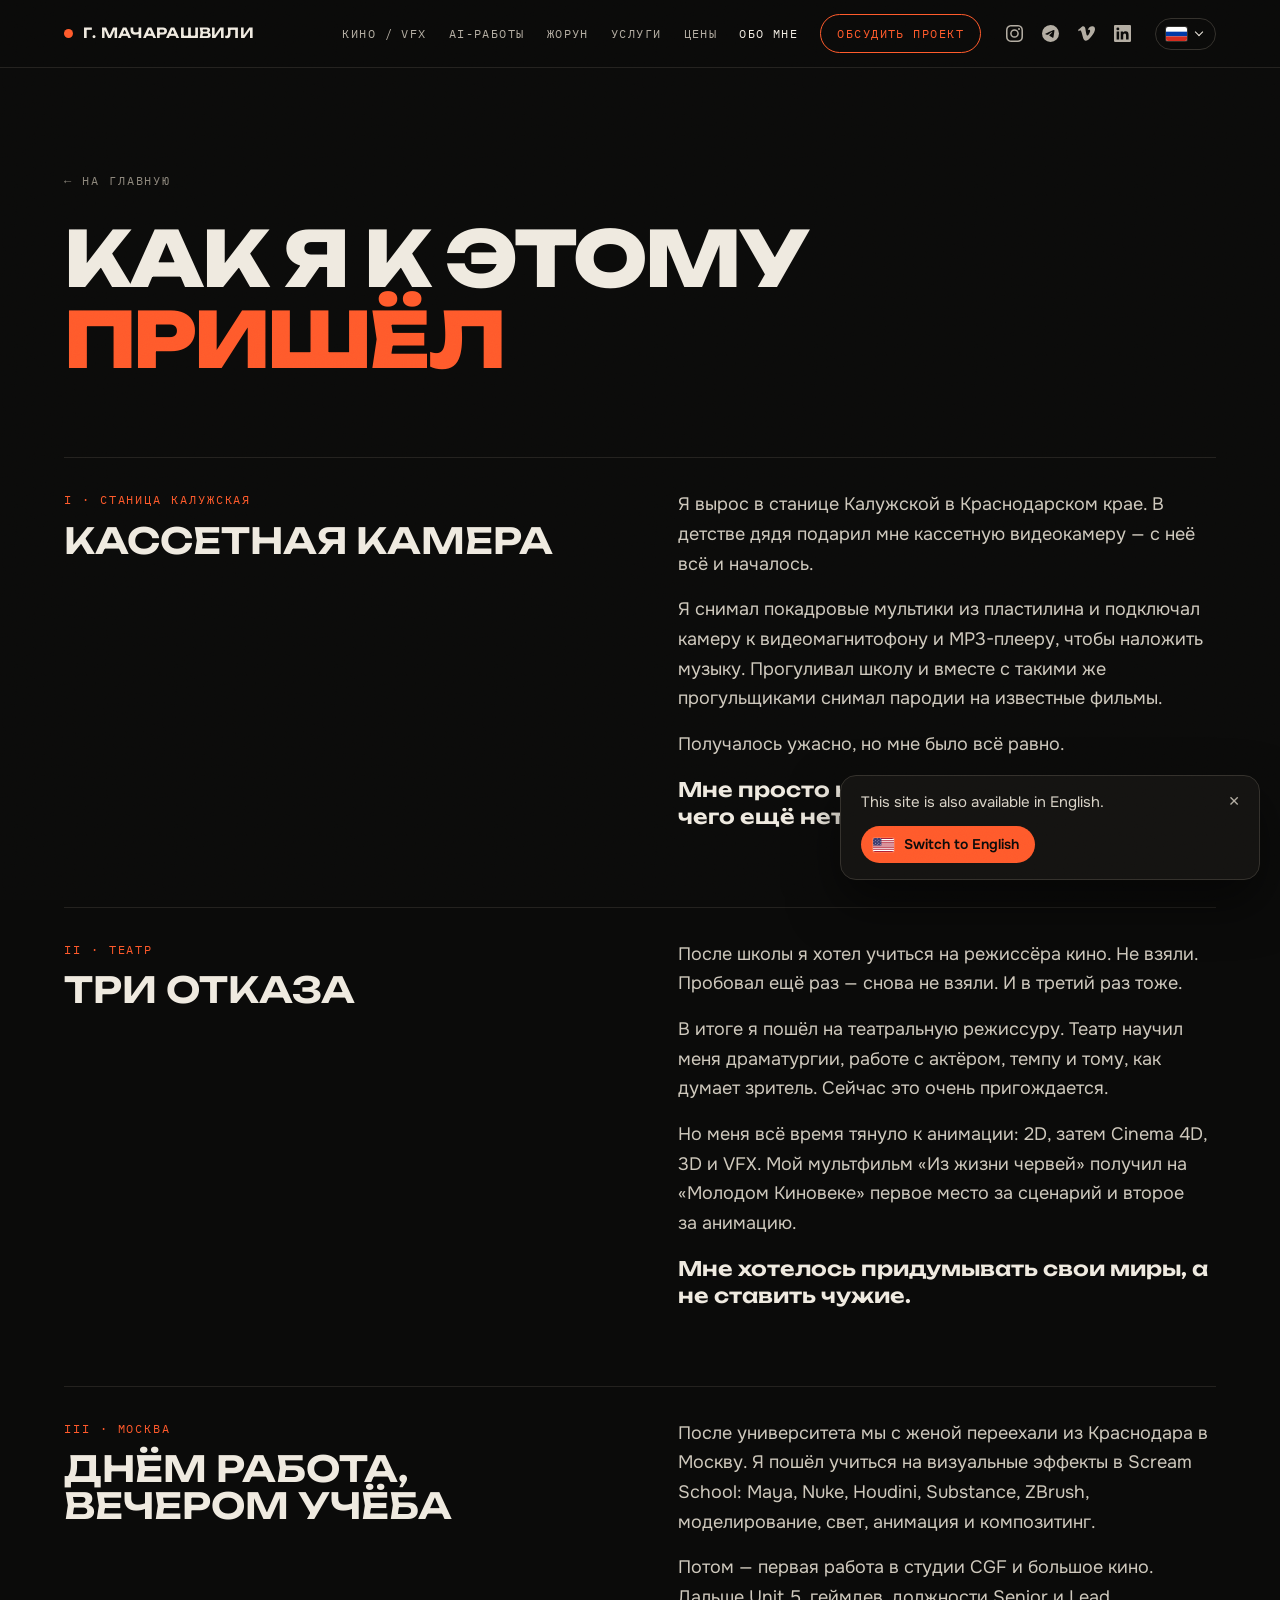
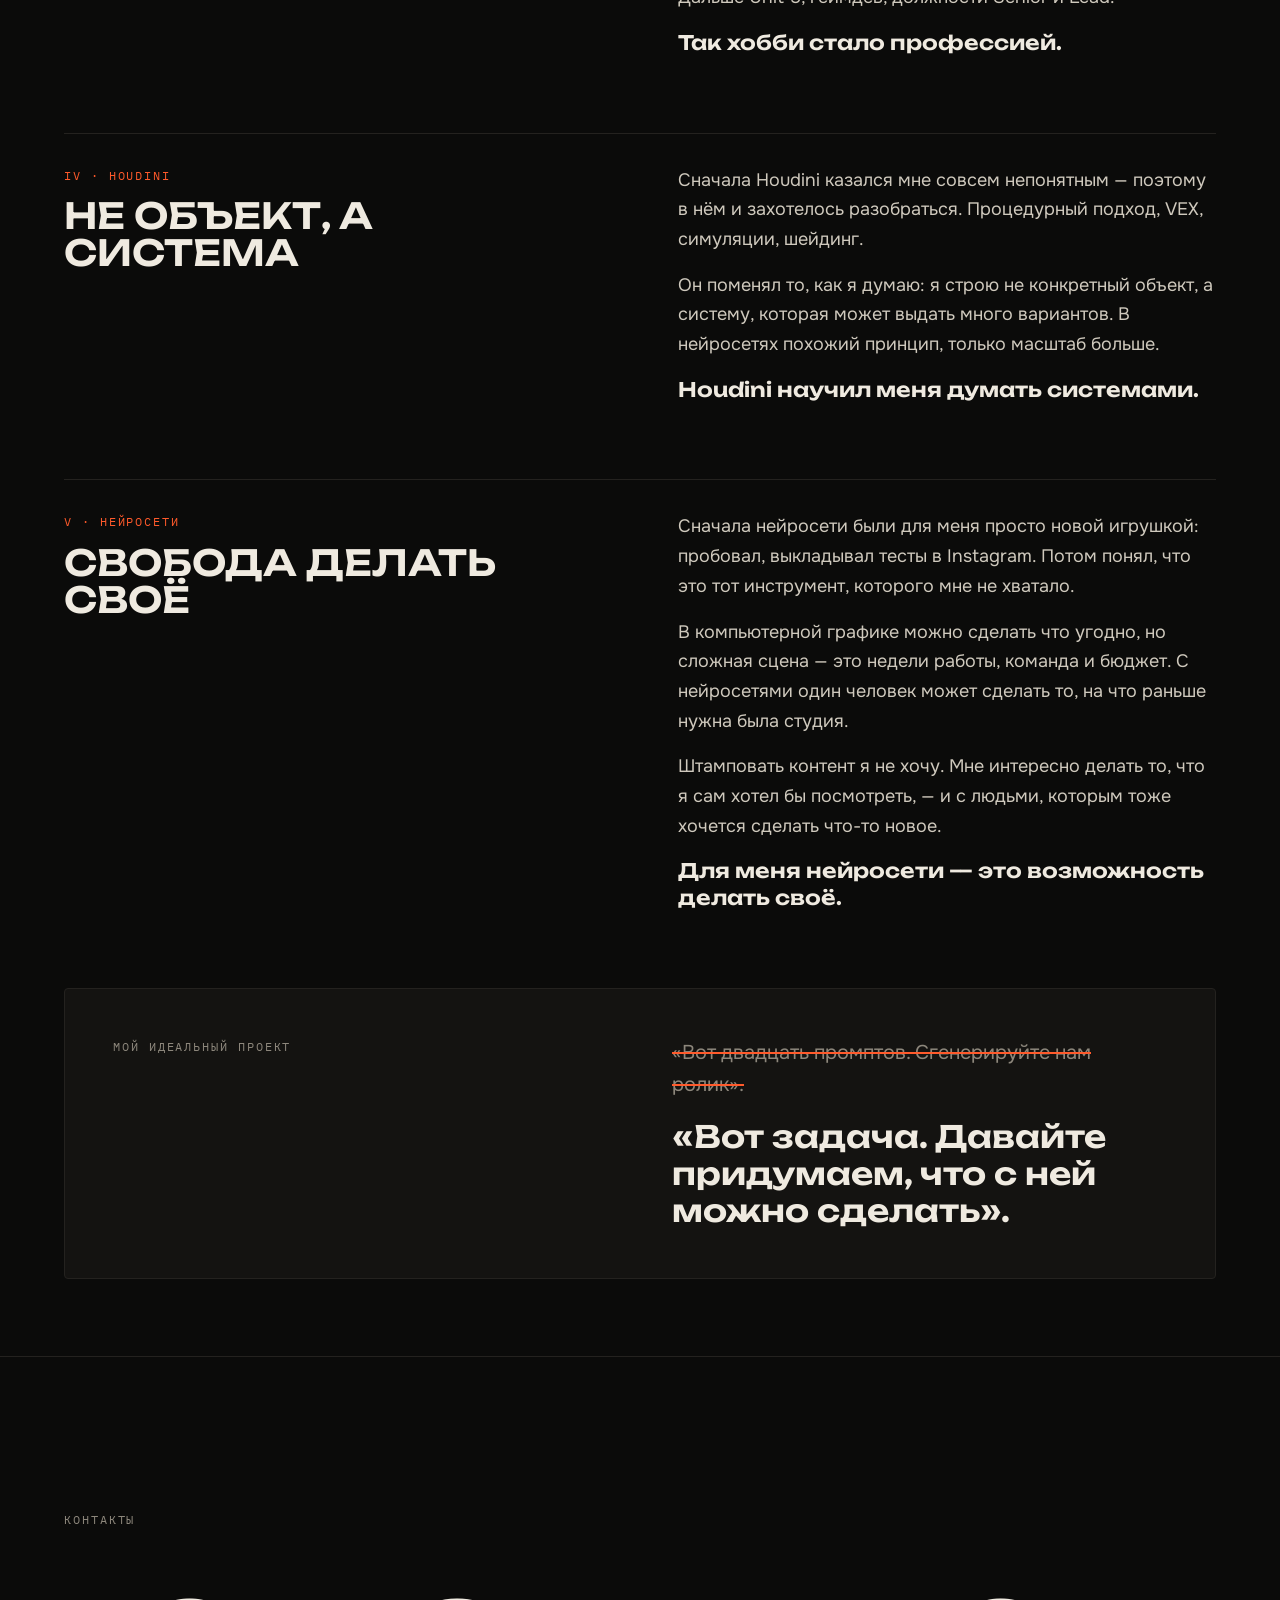
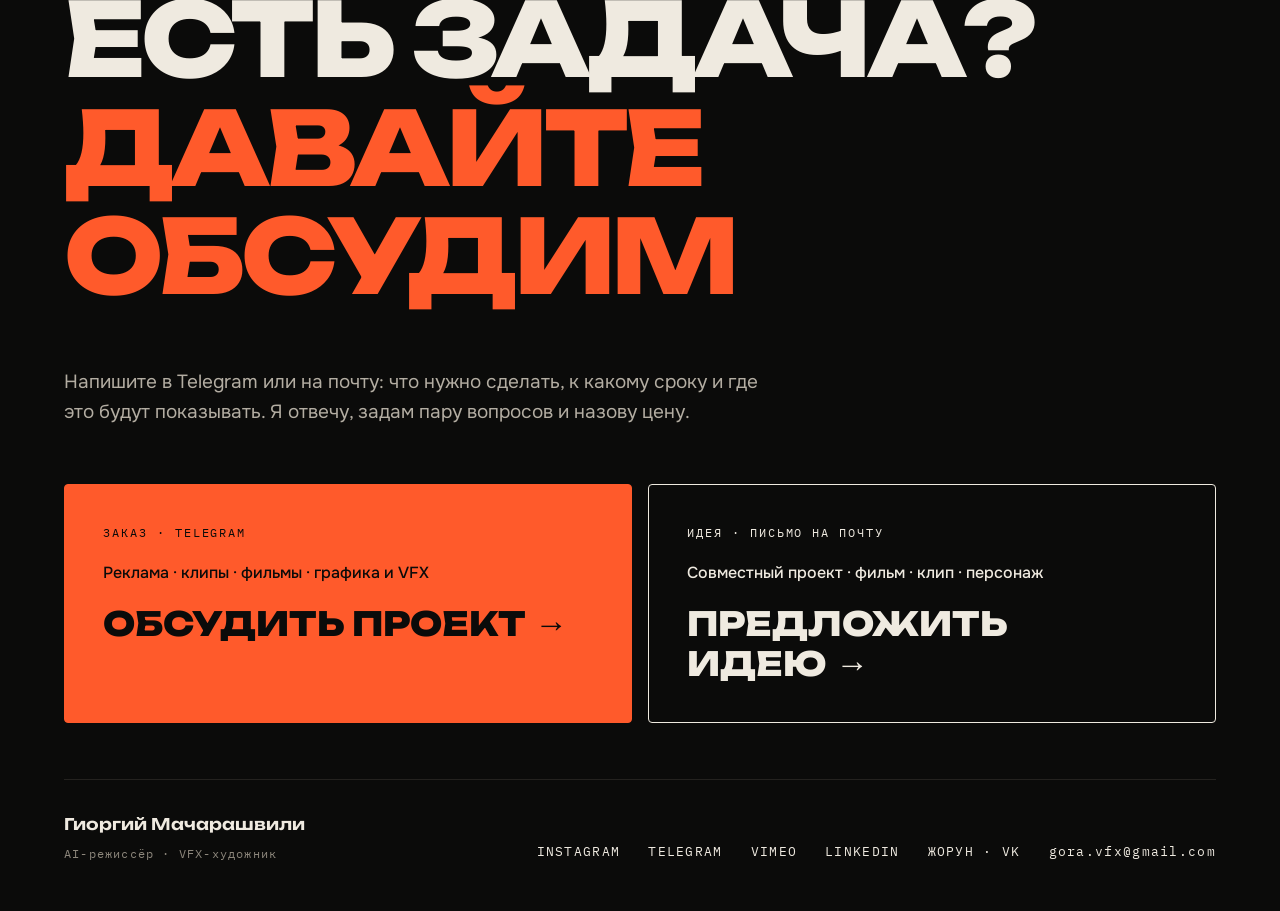
<file: about/index.html>
<!DOCTYPE html>
<html lang="ru">
<head>
  <meta charset="utf-8">
  <meta name="viewport" content="width=device-width, initial-scale=1, viewport-fit=cover">
  <title>История — Гиоргий Мачарашвили</title>
  <meta name="description" content="Как я пришёл от кассетной камеры в станице Калужской через театр, кино и Houdini к нейросетям. История Гиоргия Мачарашвили — AI-режиссёра и VFX-художника.">
  <link rel="canonical" href="https://goravfx.github.io/about/">
  <link rel="alternate" hreflang="ru" href="https://goravfx.github.io/about/">
  <link rel="alternate" hreflang="en" href="https://goravfx.github.io/en/about/">
  <link rel="alternate" hreflang="x-default" href="https://goravfx.github.io/en/about/">
  <meta name="theme-color" content="#0b0b0a">
  <meta name="author" content="Гиоргий Мачарашвили">

  <meta property="og:type" content="profile">
  <meta property="og:site_name" content="Гиоргий Мачарашвили">
  <meta property="og:locale" content="ru_RU">
  <meta property="og:locale:alternate" content="en_US">
  <meta property="og:title" content="История — Гиоргий Мачарашвили">
  <meta property="og:description" content="Как я пришёл от кассетной камеры в станице Калужской через театр, кино и Houdini к нейросетям. История Гиоргия Мачарашвили — AI-режиссёра и VFX-художника.">
  <meta property="og:url" content="https://goravfx.github.io/about/">
  <meta property="og:image" content="https://goravfx.github.io/assets/og-cover.jpg?v=2">
  <meta property="og:image:width" content="1200">
  <meta property="og:image:height" content="630">
  <meta property="og:image:alt" content="Гиоргий Мачарашвили — AI-режиссёр, generative filmmaker, VFX artist">
  <meta name="twitter:card" content="summary_large_image">
  <meta name="twitter:image" content="https://goravfx.github.io/assets/og-cover.jpg?v=2">

  <link rel="icon" href="../assets/favicon.svg" type="image/svg+xml">
  <link rel="icon" href="../assets/favicon-32.png" sizes="32x32" type="image/png">
  <link rel="apple-touch-icon" href="../assets/apple-touch-icon.png">

  <link rel="preload" href="../assets/fonts/unbounded-cyrillic.woff2" as="font" type="font/woff2" crossorigin>
  <link rel="preload" href="../assets/fonts/onest-cyrillic.woff2" as="font" type="font/woff2" crossorigin>
  <link rel="stylesheet" href="../assets/css/site.css?v=db1f0f67">
  <script>document.documentElement.classList.add('js')</script>
  <script src="../assets/js/site.js?v=f21dc6a9" defer></script>
</head>

<body>
<a class="skip" href="#main">Перейти к содержанию</a>
<div class="grain" aria-hidden="true"></div>

<header class="site-header">
  <a class="brand" href="../" aria-label="Гиоргий Мачарашвили — на главную">
    <span class="brand-dot" aria-hidden="true"></span>
    <span>Г. МАЧАРАШВИЛИ</span>
  </a>
  <nav class="nav" id="site-nav" aria-label="Разделы сайта">
    <a href="../#vfx">Кино / VFX</a>
    <a href="../#work">AI-работы</a>
    <a href="../#jorun">Жорун</a>
    <a href="../#services">Услуги</a>
    <a href="../#pricing">Цены</a>
    <a href="./" aria-current="page">Обо мне</a>
    <a class="nav-cta" href="#contact">Обсудить проект</a>
    <div class="soc soc-nav">
    <a href="https://www.instagram.com/gora_vfx/" target="_blank" rel="noopener" aria-label="Instagram" title="Instagram"><svg viewBox="0 0 24 24" aria-hidden="true" focusable="false"><path d="M7.0301.084c-1.2768.0602-2.1487.264-2.911.5634-.7888.3075-1.4575.72-2.1228 1.3877-.6652.6677-1.075 1.3368-1.3802 2.127-.2954.7638-.4956 1.6365-.552 2.914-.0564 1.2775-.0689 1.6882-.0626 4.947.0062 3.2586.0206 3.6671.0825 4.9473.061 1.2765.264 2.1482.5635 2.9107.308.7889.72 1.4573 1.388 2.1228.6679.6655 1.3365 1.0743 2.1285 1.38.7632.295 1.6361.4961 2.9134.552 1.2773.056 1.6884.069 4.9462.0627 3.2578-.0062 3.668-.0207 4.9478-.0814 1.28-.0607 2.147-.2652 2.9098-.5633.7889-.3086 1.4578-.72 2.1228-1.3881.665-.6682 1.0745-1.3378 1.3795-2.1284.2957-.7632.4966-1.636.552-2.9124.056-1.2809.0692-1.6898.063-4.948-.0063-3.2583-.021-3.6668-.0817-4.9465-.0607-1.2797-.264-2.1487-.5633-2.9117-.3084-.7889-.72-1.4568-1.3876-2.1228C21.2982 1.33 20.628.9208 19.8378.6165 19.074.321 18.2017.1197 16.9244.0645 15.6471.0093 15.236-.005 11.977.0014 8.718.0076 8.31.0215 7.0301.0839m.1402 21.6932c-1.17-.0509-1.8053-.2453-2.2287-.408-.5606-.216-.96-.4771-1.3819-.895-.422-.4178-.6811-.8186-.9-1.378-.1644-.4234-.3624-1.058-.4171-2.228-.0595-1.2645-.072-1.6442-.079-4.848-.007-3.2037.0053-3.583.0607-4.848.05-1.169.2456-1.805.408-2.2282.216-.5613.4762-.96.895-1.3816.4188-.4217.8184-.6814 1.3783-.9003.423-.1651 1.0575-.3614 2.227-.4171 1.2655-.06 1.6447-.072 4.848-.079 3.2033-.007 3.5835.005 4.8495.0608 1.169.0508 1.8053.2445 2.228.408.5608.216.96.4754 1.3816.895.4217.4194.6816.8176.9005 1.3787.1653.4217.3617 1.056.4169 2.2263.0602 1.2655.0739 1.645.0796 4.848.0058 3.203-.0055 3.5834-.061 4.848-.051 1.17-.245 1.8055-.408 2.2294-.216.5604-.4763.96-.8954 1.3814-.419.4215-.8181.6811-1.3783.9-.4224.1649-1.0577.3617-2.2262.4174-1.2656.0595-1.6448.072-4.8493.079-3.2045.007-3.5825-.006-4.848-.0608M16.953 5.5864A1.44 1.44 0 1 0 18.39 4.144a1.44 1.44 0 0 0-1.437 1.4424M5.8385 12.012c.0067 3.4032 2.7706 6.1557 6.173 6.1493 3.4026-.0065 6.157-2.7701 6.1506-6.1733-.0065-3.4032-2.771-6.1565-6.174-6.1498-3.403.0067-6.156 2.771-6.1496 6.1738M8 12.0077a4 4 0 1 1 4.008 3.9921A3.9996 3.9996 0 0 1 8 12.0077"/></svg></a>
    <a href="https://t.me/gora_vfx" target="_blank" rel="noopener" aria-label="Telegram" title="Telegram"><svg viewBox="0 0 24 24" aria-hidden="true" focusable="false"><path d="M11.944 0A12 12 0 0 0 0 12a12 12 0 0 0 12 12 12 12 0 0 0 12-12A12 12 0 0 0 12 0a12 12 0 0 0-.056 0zm4.962 7.224c.1-.002.321.023.465.14a.506.506 0 0 1 .171.325c.016.093.036.306.02.472-.18 1.898-.962 6.502-1.36 8.627-.168.9-.499 1.201-.82 1.23-.696.065-1.225-.46-1.9-.902-1.056-.693-1.653-1.124-2.678-1.8-1.185-.78-.417-1.21.258-1.91.177-.184 3.247-2.977 3.307-3.23.007-.032.014-.15-.056-.212s-.174-.041-.249-.024c-.106.024-1.793 1.14-5.061 3.345-.48.33-.913.49-1.302.48-.428-.008-1.252-.241-1.865-.44-.752-.245-1.349-.374-1.297-.789.027-.216.325-.437.893-.663 3.498-1.524 5.83-2.529 6.998-3.014 3.332-1.386 4.025-1.627 4.476-1.635z"/></svg></a>
    <a href="https://vimeo.com/user97466918" target="_blank" rel="noopener" aria-label="Vimeo" title="Vimeo"><svg viewBox="0 0 24 24" aria-hidden="true" focusable="false"><path d="M23.9765 6.4168c-.105 2.338-1.739 5.5429-4.894 9.6088-3.2679 4.247-6.0258 6.3699-8.2898 6.3699-1.409 0-2.578-1.294-3.553-3.881l-1.9179-7.1138c-.719-2.584-1.488-3.878-2.312-3.878-.179 0-.806.378-1.8809 1.132l-1.129-1.457a315.06 315.06 0 003.501-3.1279c1.579-1.368 2.765-2.085 3.5539-2.159 1.867-.18 3.016 1.1 3.447 3.838.465 2.953.789 4.789.971 5.5069.5389 2.45 1.1309 3.674 1.7759 3.674.502 0 1.256-.796 2.265-2.385 1.004-1.589 1.54-2.797 1.612-3.628.144-1.371-.395-2.061-1.614-2.061-.574 0-1.167.121-1.777.391 1.186-3.8679 3.434-5.7568 6.7619-5.6368 2.4729.06 3.6279 1.664 3.4929 4.7969z"/></svg></a>
    <a href="https://www.linkedin.com/in/giorgi-macharashvili-4b369a12b/" target="_blank" rel="noopener" aria-label="LinkedIn" title="LinkedIn"><svg viewBox="0 32 448 448" aria-hidden="true" focusable="false"><!-- Font Awesome Free 7.3.1 by @fontawesome - https://fontawesome.com License - https://fontawesome.com/license/free (Icons: CC BY 4.0, Fonts: SIL OFL 1.1, Code: MIT License) Copyright 2026 Fonticons, Inc. --><path d="M416 32L31.9 32C14.3 32 0 46.5 0 64.3L0 447.7C0 465.5 14.3 480 31.9 480L416 480c17.6 0 32-14.5 32-32.3l0-383.4C448 46.5 433.6 32 416 32zM135.4 416l-66.4 0 0-213.8 66.5 0 0 213.8-.1 0zM102.2 96a38.5 38.5 0 1 1 0 77 38.5 38.5 0 1 1 0-77zM384.3 416l-66.4 0 0-104c0-24.8-.5-56.7-34.5-56.7-34.6 0-39.9 27-39.9 54.9l0 105.8-66.4 0 0-213.8 63.7 0 0 29.2 .9 0c8.9-16.8 30.6-34.5 62.9-34.5 67.2 0 79.7 44.3 79.7 101.9l0 117.2z"/></svg></a>
  </div>
  </nav>
  <div class="soc soc-bar">
    <a href="https://www.instagram.com/gora_vfx/" target="_blank" rel="noopener" aria-label="Instagram" title="Instagram"><svg viewBox="0 0 24 24" aria-hidden="true" focusable="false"><path d="M7.0301.084c-1.2768.0602-2.1487.264-2.911.5634-.7888.3075-1.4575.72-2.1228 1.3877-.6652.6677-1.075 1.3368-1.3802 2.127-.2954.7638-.4956 1.6365-.552 2.914-.0564 1.2775-.0689 1.6882-.0626 4.947.0062 3.2586.0206 3.6671.0825 4.9473.061 1.2765.264 2.1482.5635 2.9107.308.7889.72 1.4573 1.388 2.1228.6679.6655 1.3365 1.0743 2.1285 1.38.7632.295 1.6361.4961 2.9134.552 1.2773.056 1.6884.069 4.9462.0627 3.2578-.0062 3.668-.0207 4.9478-.0814 1.28-.0607 2.147-.2652 2.9098-.5633.7889-.3086 1.4578-.72 2.1228-1.3881.665-.6682 1.0745-1.3378 1.3795-2.1284.2957-.7632.4966-1.636.552-2.9124.056-1.2809.0692-1.6898.063-4.948-.0063-3.2583-.021-3.6668-.0817-4.9465-.0607-1.2797-.264-2.1487-.5633-2.9117-.3084-.7889-.72-1.4568-1.3876-2.1228C21.2982 1.33 20.628.9208 19.8378.6165 19.074.321 18.2017.1197 16.9244.0645 15.6471.0093 15.236-.005 11.977.0014 8.718.0076 8.31.0215 7.0301.0839m.1402 21.6932c-1.17-.0509-1.8053-.2453-2.2287-.408-.5606-.216-.96-.4771-1.3819-.895-.422-.4178-.6811-.8186-.9-1.378-.1644-.4234-.3624-1.058-.4171-2.228-.0595-1.2645-.072-1.6442-.079-4.848-.007-3.2037.0053-3.583.0607-4.848.05-1.169.2456-1.805.408-2.2282.216-.5613.4762-.96.895-1.3816.4188-.4217.8184-.6814 1.3783-.9003.423-.1651 1.0575-.3614 2.227-.4171 1.2655-.06 1.6447-.072 4.848-.079 3.2033-.007 3.5835.005 4.8495.0608 1.169.0508 1.8053.2445 2.228.408.5608.216.96.4754 1.3816.895.4217.4194.6816.8176.9005 1.3787.1653.4217.3617 1.056.4169 2.2263.0602 1.2655.0739 1.645.0796 4.848.0058 3.203-.0055 3.5834-.061 4.848-.051 1.17-.245 1.8055-.408 2.2294-.216.5604-.4763.96-.8954 1.3814-.419.4215-.8181.6811-1.3783.9-.4224.1649-1.0577.3617-2.2262.4174-1.2656.0595-1.6448.072-4.8493.079-3.2045.007-3.5825-.006-4.848-.0608M16.953 5.5864A1.44 1.44 0 1 0 18.39 4.144a1.44 1.44 0 0 0-1.437 1.4424M5.8385 12.012c.0067 3.4032 2.7706 6.1557 6.173 6.1493 3.4026-.0065 6.157-2.7701 6.1506-6.1733-.0065-3.4032-2.771-6.1565-6.174-6.1498-3.403.0067-6.156 2.771-6.1496 6.1738M8 12.0077a4 4 0 1 1 4.008 3.9921A3.9996 3.9996 0 0 1 8 12.0077"/></svg></a>
    <a href="https://t.me/gora_vfx" target="_blank" rel="noopener" aria-label="Telegram" title="Telegram"><svg viewBox="0 0 24 24" aria-hidden="true" focusable="false"><path d="M11.944 0A12 12 0 0 0 0 12a12 12 0 0 0 12 12 12 12 0 0 0 12-12A12 12 0 0 0 12 0a12 12 0 0 0-.056 0zm4.962 7.224c.1-.002.321.023.465.14a.506.506 0 0 1 .171.325c.016.093.036.306.02.472-.18 1.898-.962 6.502-1.36 8.627-.168.9-.499 1.201-.82 1.23-.696.065-1.225-.46-1.9-.902-1.056-.693-1.653-1.124-2.678-1.8-1.185-.78-.417-1.21.258-1.91.177-.184 3.247-2.977 3.307-3.23.007-.032.014-.15-.056-.212s-.174-.041-.249-.024c-.106.024-1.793 1.14-5.061 3.345-.48.33-.913.49-1.302.48-.428-.008-1.252-.241-1.865-.44-.752-.245-1.349-.374-1.297-.789.027-.216.325-.437.893-.663 3.498-1.524 5.83-2.529 6.998-3.014 3.332-1.386 4.025-1.627 4.476-1.635z"/></svg></a>
    <a href="https://vimeo.com/user97466918" target="_blank" rel="noopener" aria-label="Vimeo" title="Vimeo"><svg viewBox="0 0 24 24" aria-hidden="true" focusable="false"><path d="M23.9765 6.4168c-.105 2.338-1.739 5.5429-4.894 9.6088-3.2679 4.247-6.0258 6.3699-8.2898 6.3699-1.409 0-2.578-1.294-3.553-3.881l-1.9179-7.1138c-.719-2.584-1.488-3.878-2.312-3.878-.179 0-.806.378-1.8809 1.132l-1.129-1.457a315.06 315.06 0 003.501-3.1279c1.579-1.368 2.765-2.085 3.5539-2.159 1.867-.18 3.016 1.1 3.447 3.838.465 2.953.789 4.789.971 5.5069.5389 2.45 1.1309 3.674 1.7759 3.674.502 0 1.256-.796 2.265-2.385 1.004-1.589 1.54-2.797 1.612-3.628.144-1.371-.395-2.061-1.614-2.061-.574 0-1.167.121-1.777.391 1.186-3.8679 3.434-5.7568 6.7619-5.6368 2.4729.06 3.6279 1.664 3.4929 4.7969z"/></svg></a>
    <a href="https://www.linkedin.com/in/giorgi-macharashvili-4b369a12b/" target="_blank" rel="noopener" aria-label="LinkedIn" title="LinkedIn"><svg viewBox="0 32 448 448" aria-hidden="true" focusable="false"><!-- Font Awesome Free 7.3.1 by @fontawesome - https://fontawesome.com License - https://fontawesome.com/license/free (Icons: CC BY 4.0, Fonts: SIL OFL 1.1, Code: MIT License) Copyright 2026 Fonticons, Inc. --><path d="M416 32L31.9 32C14.3 32 0 46.5 0 64.3L0 447.7C0 465.5 14.3 480 31.9 480L416 480c17.6 0 32-14.5 32-32.3l0-383.4C448 46.5 433.6 32 416 32zM135.4 416l-66.4 0 0-213.8 66.5 0 0 213.8-.1 0zM102.2 96a38.5 38.5 0 1 1 0 77 38.5 38.5 0 1 1 0-77zM384.3 416l-66.4 0 0-104c0-24.8-.5-56.7-34.5-56.7-34.6 0-39.9 27-39.9 54.9l0 105.8-66.4 0 0-213.8 63.7 0 0 29.2 .9 0c8.9-16.8 30.6-34.5 62.9-34.5 67.2 0 79.7 44.3 79.7 101.9l0 117.2z"/></svg></a>
  </div>
  <details class="lang">
    <summary class="lang-btn" aria-label="Язык сайта: русский"><span class="flag" aria-hidden="true"><svg viewBox="0 0 30 20" width="21" height="14" focusable="false"><rect width="30" height="20" fill="#fff"/><rect y="6.667" width="30" height="6.667" fill="#0039a6"/><rect y="13.333" width="30" height="6.667" fill="#d52b1e"/></svg></span><span class="lang-code" aria-hidden="true">RU</span><span class="lang-caret" aria-hidden="true"></span></summary>
    <ul class="lang-menu">
      <li><a href="../about/" hreflang="ru" lang="ru" data-lang="ru" aria-current="true"><span class="flag" aria-hidden="true"><svg viewBox="0 0 30 20" width="21" height="14" focusable="false"><rect width="30" height="20" fill="#fff"/><rect y="6.667" width="30" height="6.667" fill="#0039a6"/><rect y="13.333" width="30" height="6.667" fill="#d52b1e"/></svg></span><span>Русский</span></a></li>
      <li><a href="../en/about/" hreflang="en" lang="en" data-lang="en"><span class="flag" aria-hidden="true"><svg viewBox="0 0 30 20" width="21" height="14" focusable="false"><rect width="30" height="20" fill="#fff"/><path d="M0 0.000h30v1.538H0zM0 3.077h30v1.538H0zM0 6.154h30v1.538H0zM0 9.231h30v1.538H0zM0 12.308h30v1.538H0zM0 15.385h30v1.538H0zM0 18.462h30v1.538H0z" fill="#b22234"/><rect width="12" height="10.769" fill="#3c3b6e"/><g fill="#fff"><circle cx="1.2" cy="1.20" r=".55"/><circle cx="6.0" cy="1.20" r=".55"/><circle cx="10.8" cy="1.20" r=".55"/><circle cx="3.6" cy="3.30" r=".55"/><circle cx="8.4" cy="3.30" r=".55"/><circle cx="1.2" cy="5.40" r=".55"/><circle cx="6.0" cy="5.40" r=".55"/><circle cx="10.8" cy="5.40" r=".55"/><circle cx="3.6" cy="7.50" r=".55"/><circle cx="8.4" cy="7.50" r=".55"/><circle cx="1.2" cy="9.60" r=".55"/><circle cx="6.0" cy="9.60" r=".55"/><circle cx="10.8" cy="9.60" r=".55"/></g></svg></span><span>English</span></a></li>
    </ul>
  </details>
  <button class="menu-btn" type="button" aria-expanded="false" aria-controls="site-nav" aria-label="Меню">
    <span class="menu-label" aria-hidden="true">Меню</span><span class="menu-icon" aria-hidden="true"></span>
  </button>
</header>

<main id="main">

<article class="story">
  <div class="story-head">
    <a class="back" href="../">← НА ГЛАВНУЮ</a>
    <h1 class="story-title">Как я к этому <span class="acc">пришёл</span></h1>
  </div>
  <section class="chapter" aria-labelledby="ch-1">
    <div class="chapter-head">
      <span class="chapter-i">I · СТАНИЦА КАЛУЖСКАЯ</span>
      <h2 class="chapter-t" id="ch-1">Кассетная камера</h2>
    </div>
    <div class="chapter-body">
      <p>Я вырос в станице Калужской в Краснодарском крае. В детстве дядя подарил мне кассетную видеокамеру — с неё всё и началось.</p>
      <p>Я снимал покадровые мультики из пластилина и подключал камеру к видеомагнитофону и MP3-плееру, чтобы наложить музыку. Прогуливал школу и вместе с такими же прогульщиками снимал пародии на известные фильмы.</p>
      <p>Получалось ужасно, но мне было всё равно.</p>
      <p class="chapter-q">Мне просто нравилось придумывать то, чего ещё нет.</p>
    </div>
  </section>
  <section class="chapter" aria-labelledby="ch-2">
    <div class="chapter-head">
      <span class="chapter-i">II · ТЕАТР</span>
      <h2 class="chapter-t" id="ch-2">Три отказа</h2>
    </div>
    <div class="chapter-body">
      <p>После школы я хотел учиться на режиссёра кино. Не взяли. Пробовал ещё раз — снова не взяли. И в третий раз тоже.</p>
      <p>В итоге я пошёл на театральную режиссуру. Театр научил меня драматургии, работе с актёром, темпу и тому, как думает зритель. Сейчас это очень пригождается.</p>
      <p>Но меня всё время тянуло к анимации: 2D, затем Cinema 4D, 3D и VFX. Мой мультфильм «Из жизни червей» получил на «Молодом Киновеке» первое место за сценарий и второе за анимацию.</p>
      <p class="chapter-q">Мне хотелось придумывать свои миры, а не ставить чужие.</p>
    </div>
  </section>
  <section class="chapter" aria-labelledby="ch-3">
    <div class="chapter-head">
      <span class="chapter-i">III · МОСКВА</span>
      <h2 class="chapter-t" id="ch-3">Днём работа, вечером учёба</h2>
    </div>
    <div class="chapter-body">
      <p>После университета мы с женой переехали из Краснодара в Москву. Я пошёл учиться на визуальные эффекты в Scream School: Maya, Nuke, Houdini, Substance, ZBrush, моделирование, свет, анимация и композитинг.</p>
      <p>Потом — первая работа в студии CGF и большое кино. Дальше Unit 5, геймдев, должности Senior и Lead.</p>
      <p class="chapter-q">Так хобби стало профессией.</p>
    </div>
  </section>
  <section class="chapter" aria-labelledby="ch-4">
    <div class="chapter-head">
      <span class="chapter-i">IV · HOUDINI</span>
      <h2 class="chapter-t" id="ch-4">Не объект, а система</h2>
    </div>
    <div class="chapter-body">
      <p>Сначала Houdini казался мне совсем непонятным — поэтому в нём и захотелось разобраться. Процедурный подход, VEX, симуляции, шейдинг.</p>
      <p>Он поменял то, как я думаю: я строю не конкретный объект, а систему, которая может выдать много вариантов. В нейросетях похожий принцип, только масштаб больше.</p>
      <p class="chapter-q">Houdini научил меня думать системами.</p>
    </div>
  </section>
  <section class="chapter" aria-labelledby="ch-5">
    <div class="chapter-head">
      <span class="chapter-i">V · НЕЙРОСЕТИ</span>
      <h2 class="chapter-t" id="ch-5">Свобода делать своё</h2>
    </div>
    <div class="chapter-body">
      <p>Сначала нейросети были для меня просто новой игрушкой: пробовал, выкладывал тесты в Instagram. Потом понял, что это тот инструмент, которого мне не хватало.</p>
      <p>В компьютерной графике можно сделать что угодно, но сложная сцена — это недели работы, команда и бюджет. С нейросетями один человек может сделать то, на что раньше нужна была студия.</p>
      <p>Штамповать контент я не хочу. Мне интересно делать то, что я сам хотел бы посмотреть, — и с людьми, которым тоже хочется сделать что-то новое.</p>
      <p class="chapter-q">Для меня нейросети — это возможность делать своё.</p>
    </div>
  </section>
  <aside class="ideal" aria-label="Мой идеальный проект">
    <p class="eyebrow">Мой идеальный проект</p>
    <div class="ideal-body">
      <p class="ideal-no">«Вот двадцать промптов. Сгенерируйте нам ролик».</p>
      <p class="ideal-yes">«Вот задача. Давайте придумаем, что с ней можно сделать».</p>
    </div>
  </aside>
</article>

</main>

<section class="contact" id="contact" aria-labelledby="contact-title">
  <p class="eyebrow">Контакты</p>
  <h2 class="contact-title" id="contact-title">Есть задача? <span class="acc">Давайте обсудим</span></h2>
  <p class="contact-lead">Напишите в Telegram или на почту: что нужно сделать, к какому сроку и где это будут показывать. Я отвечу, задам пару вопросов и назову цену.</p>
  <div class="contact-cards">
    <a class="ccard ccard-accent" href="https://t.me/gora_vfx" target="_blank" rel="noopener">
      <span class="ccard-label">ЗАКАЗ · TELEGRAM</span>
      <span class="ccard-text">Реклама · клипы · фильмы · графика и VFX</span>
      <span class="ccard-cta">Обсудить проект →</span>
    </a>
    <a class="ccard" href="mailto:gora.vfx@gmail.com" data-idea>
      <span class="ccard-label">ИДЕЯ · ПИСЬМО НА ПОЧТУ</span>
      <span class="ccard-text">Совместный проект · фильм · клип · персонаж</span>
      <span class="ccard-cta">Предложить идею →</span>
    </a>
  </div>
  <dialog class="idea" id="idea" aria-labelledby="idea-title">
    <form class="idea-form" data-endpoint="https://formsubmit.co/ajax/gora.vfx@gmail.com" method="post">
      <div class="idea-top">
        <p class="eyebrow">Письмо мне на почту</p>
        <button class="idea-close" type="button" aria-label="Закрыть форму">✕</button>
      </div>
      <h2 class="idea-title" id="idea-title">Предложить идею</h2>
      <p class="idea-lead">Опишите идею или задачу. Письмо придёт мне на почту, а я отвечу на ваш контакт.</p>
      <label class="field">
        <span class="field-label">Идея</span>
        <textarea name="Идея" rows="6" maxlength="5000" required placeholder="Что хотите сделать и зачем"></textarea>
      </label>
      <label class="field">
        <span class="field-label">Как с вами связаться</span>
        <input name="Контакт" type="text" maxlength="200" required autocomplete="email" placeholder="E-mail, Telegram или телефон">
      </label>
      <label class="field">
        <span class="field-label">Имя <span class="field-opt">— если хотите</span></span>
        <input name="Имя" type="text" maxlength="120" autocomplete="name">
      </label>
      <input class="hp" type="text" name="_honey" tabindex="-1" autocomplete="off" aria-hidden="true">
      <div class="idea-actions">
        <button class="btn btn-accent idea-send" type="submit">Отправить →</button>
        <p class="idea-status" role="status" aria-live="polite"></p>
      </div>
    </form>
    <div class="idea-done" hidden>
      <div class="idea-top">
        <p class="eyebrow"><span class="acc">Отправлено</span></p>
        <button class="idea-close" type="button" aria-label="Закрыть">✕</button>
      </div>
      <h2 class="idea-title">Спасибо!</h2>
      <p class="idea-lead">Письмо ушло мне на почту. Отвечу на контакт, который вы оставили.</p>
      <div><button class="btn btn-line idea-close-btn" type="button">Закрыть</button></div>
    </div>
  </dialog>
  <footer class="site-footer">
    <div class="stack footer-id">
      <span class="footer-name">Гиоргий Мачарашвили</span>
      <span class="footer-role">AI-режиссёр · VFX-художник</span>
    </div>
    <nav class="footer-links" aria-label="Контакты и соцсети">
      <a href="https://www.instagram.com/gora_vfx/" target="_blank" rel="noopener">Instagram</a>
      <a href="https://t.me/gora_vfx" target="_blank" rel="noopener">Telegram</a>
      <a href="https://vimeo.com/user97466918" target="_blank" rel="noopener">Vimeo</a>
      <a href="https://www.linkedin.com/in/giorgi-macharashvili-4b369a12b/" target="_blank" rel="noopener">LinkedIn</a>
      <a href="https://vk.ru/jorundo" target="_blank" rel="noopener">Жорун · VK</a>
      <a class="mail" href="mailto:gora.vfx@gmail.com">gora.vfx@gmail.com</a>
    </nav>
  </footer>
</section>


<div class="lang-hint" data-lang-hint="en" lang="en" hidden>
  <p class="lang-hint-t">This site is also available in English.</p>
  <a class="lang-hint-go" href="../en/about/" hreflang="en" data-lang="en"><span class="flag" aria-hidden="true"><svg viewBox="0 0 30 20" width="21" height="14" focusable="false"><rect width="30" height="20" fill="#fff"/><path d="M0 0.000h30v1.538H0zM0 3.077h30v1.538H0zM0 6.154h30v1.538H0zM0 9.231h30v1.538H0zM0 12.308h30v1.538H0zM0 15.385h30v1.538H0zM0 18.462h30v1.538H0z" fill="#b22234"/><rect width="12" height="10.769" fill="#3c3b6e"/><g fill="#fff"><circle cx="1.2" cy="1.20" r=".55"/><circle cx="6.0" cy="1.20" r=".55"/><circle cx="10.8" cy="1.20" r=".55"/><circle cx="3.6" cy="3.30" r=".55"/><circle cx="8.4" cy="3.30" r=".55"/><circle cx="1.2" cy="5.40" r=".55"/><circle cx="6.0" cy="5.40" r=".55"/><circle cx="10.8" cy="5.40" r=".55"/><circle cx="3.6" cy="7.50" r=".55"/><circle cx="8.4" cy="7.50" r=".55"/><circle cx="1.2" cy="9.60" r=".55"/><circle cx="6.0" cy="9.60" r=".55"/><circle cx="10.8" cy="9.60" r=".55"/></g></svg></span><span>Switch to English</span></a>
  <button class="lang-hint-x" type="button" aria-label="Close">✕</button>
</div>

</body>
</html>
</file>
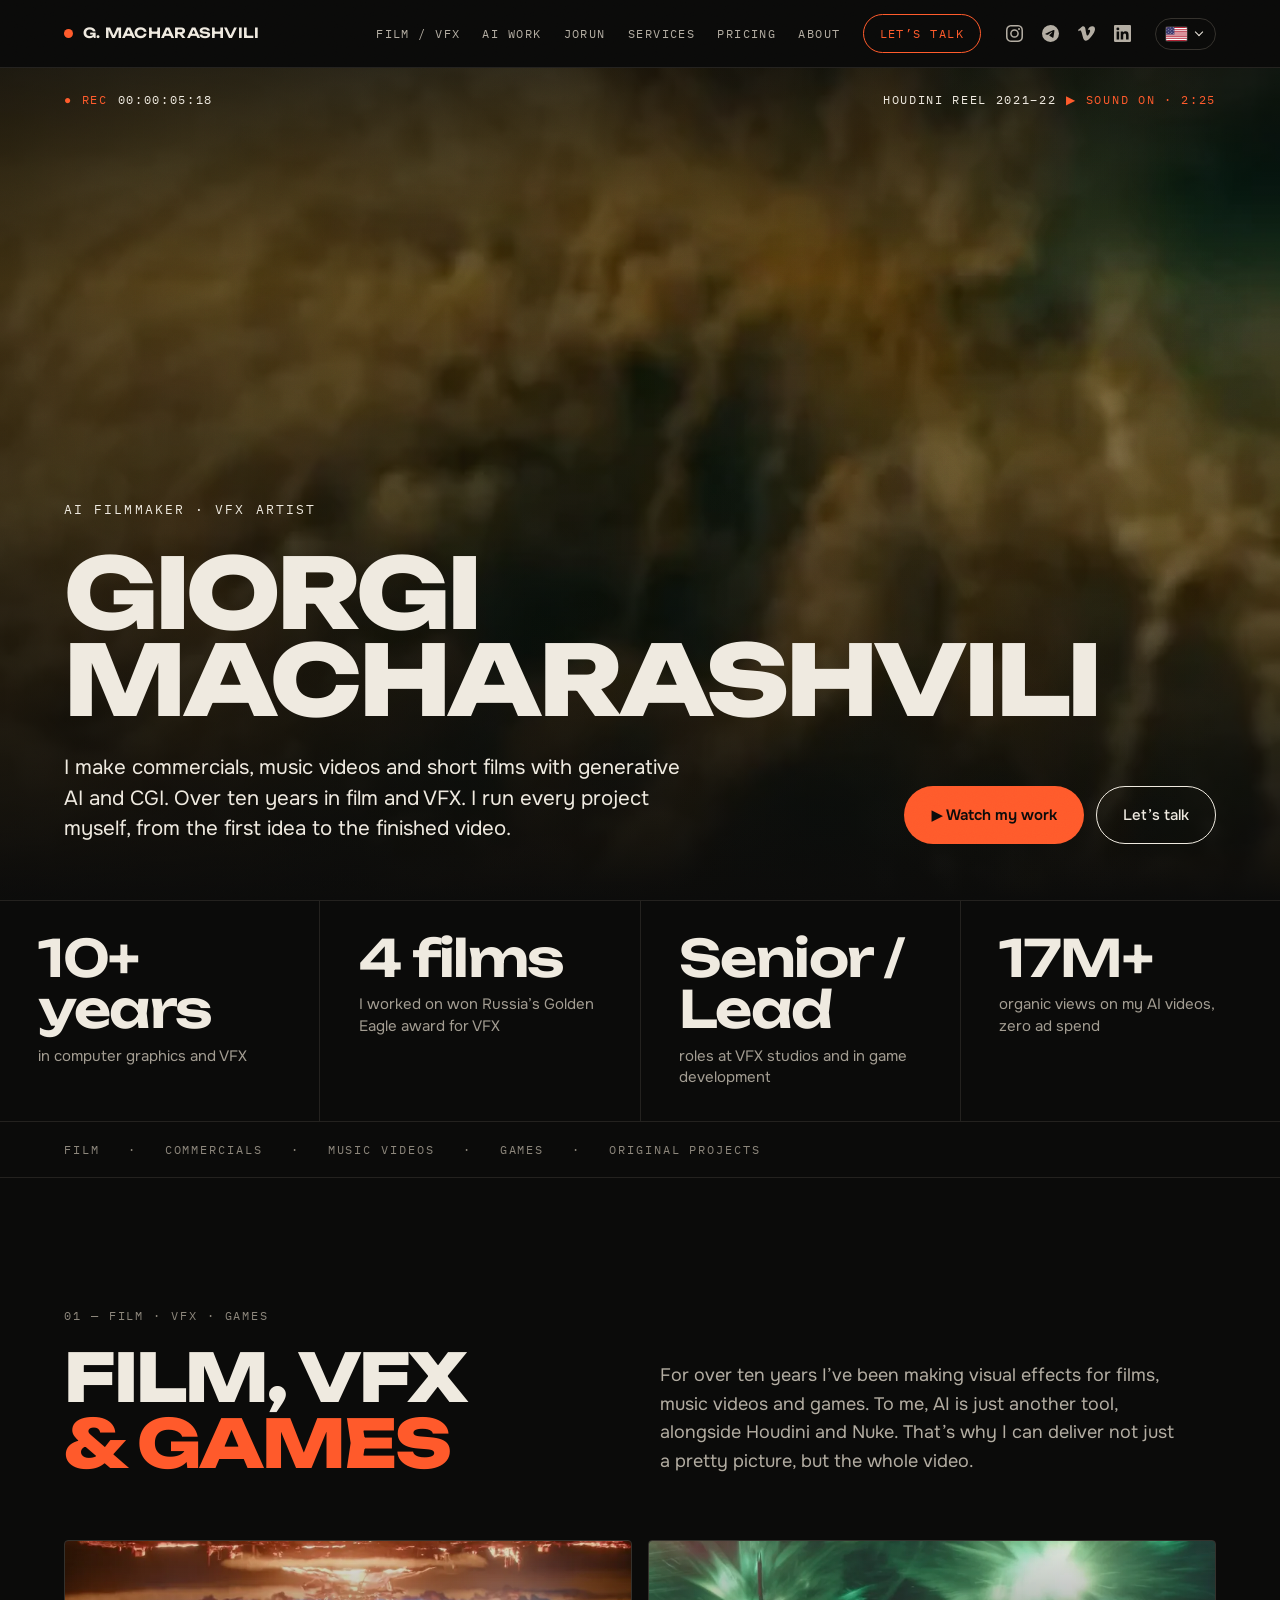
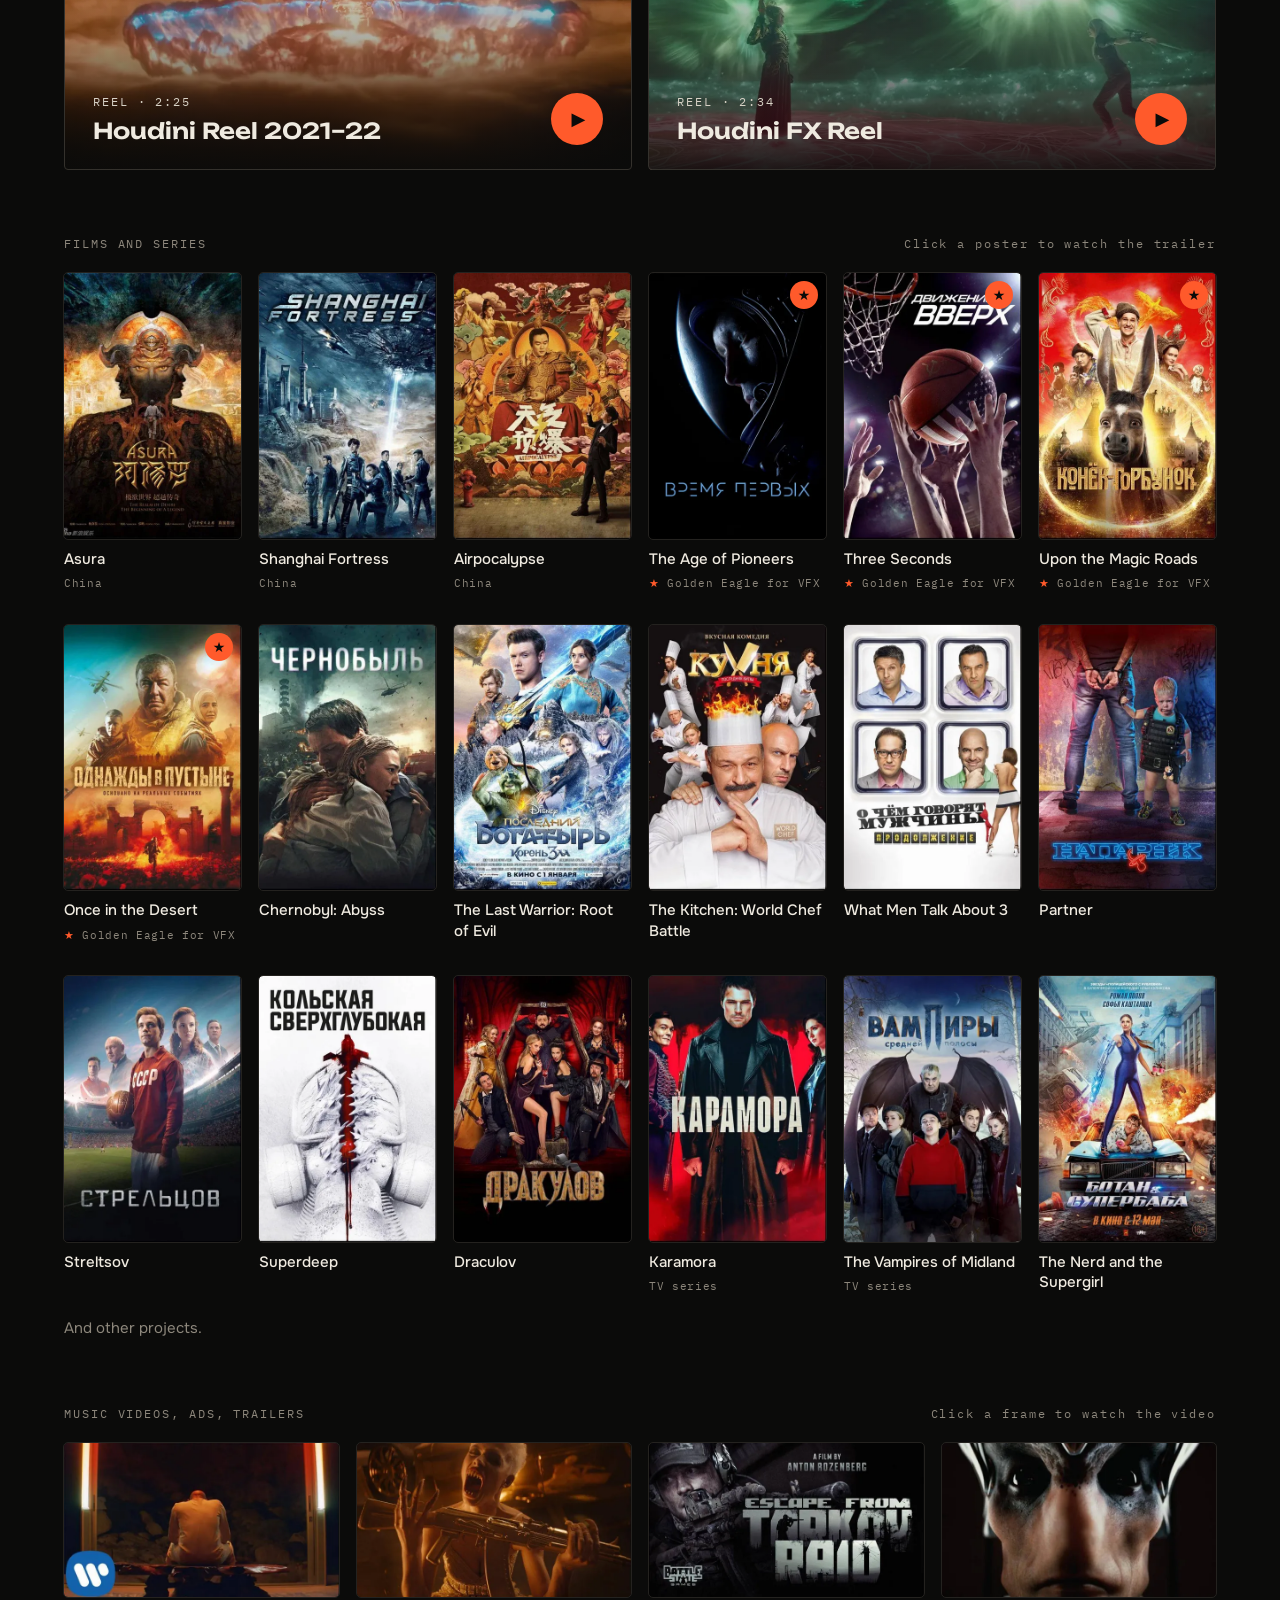
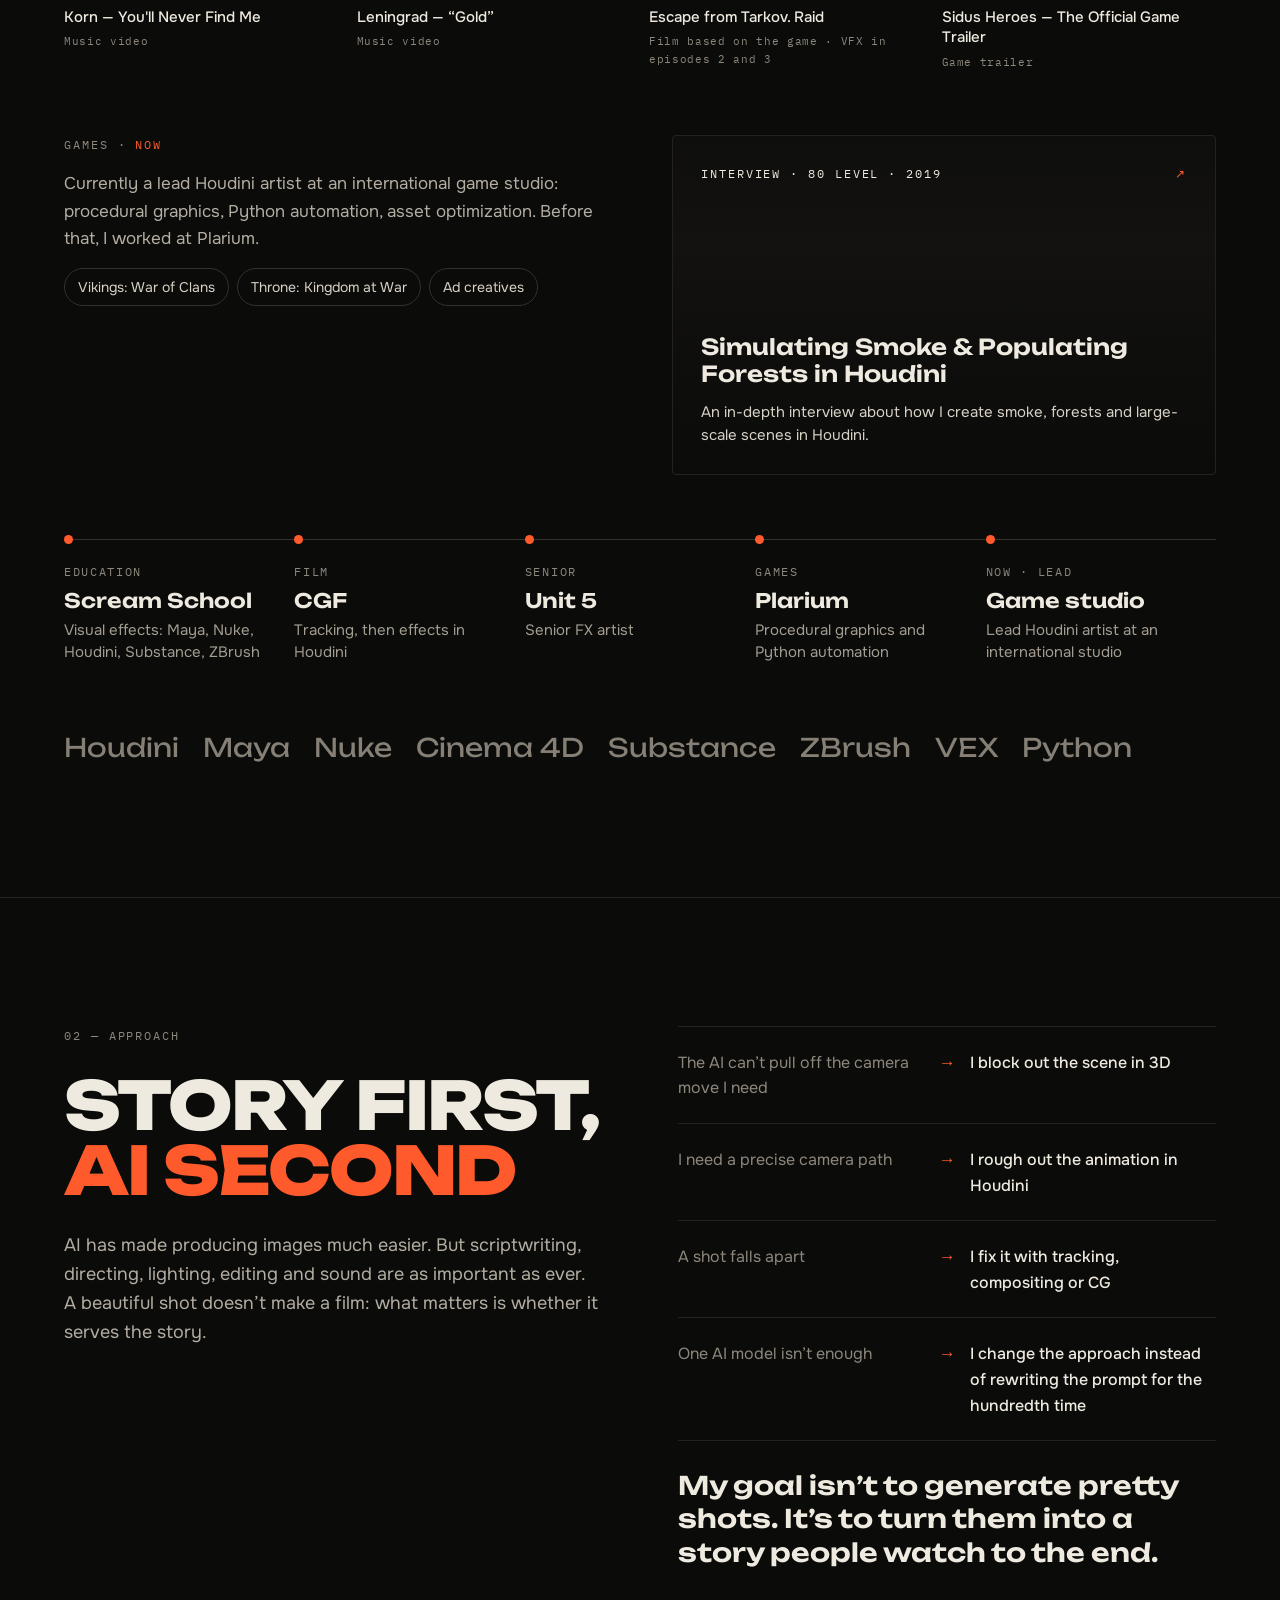
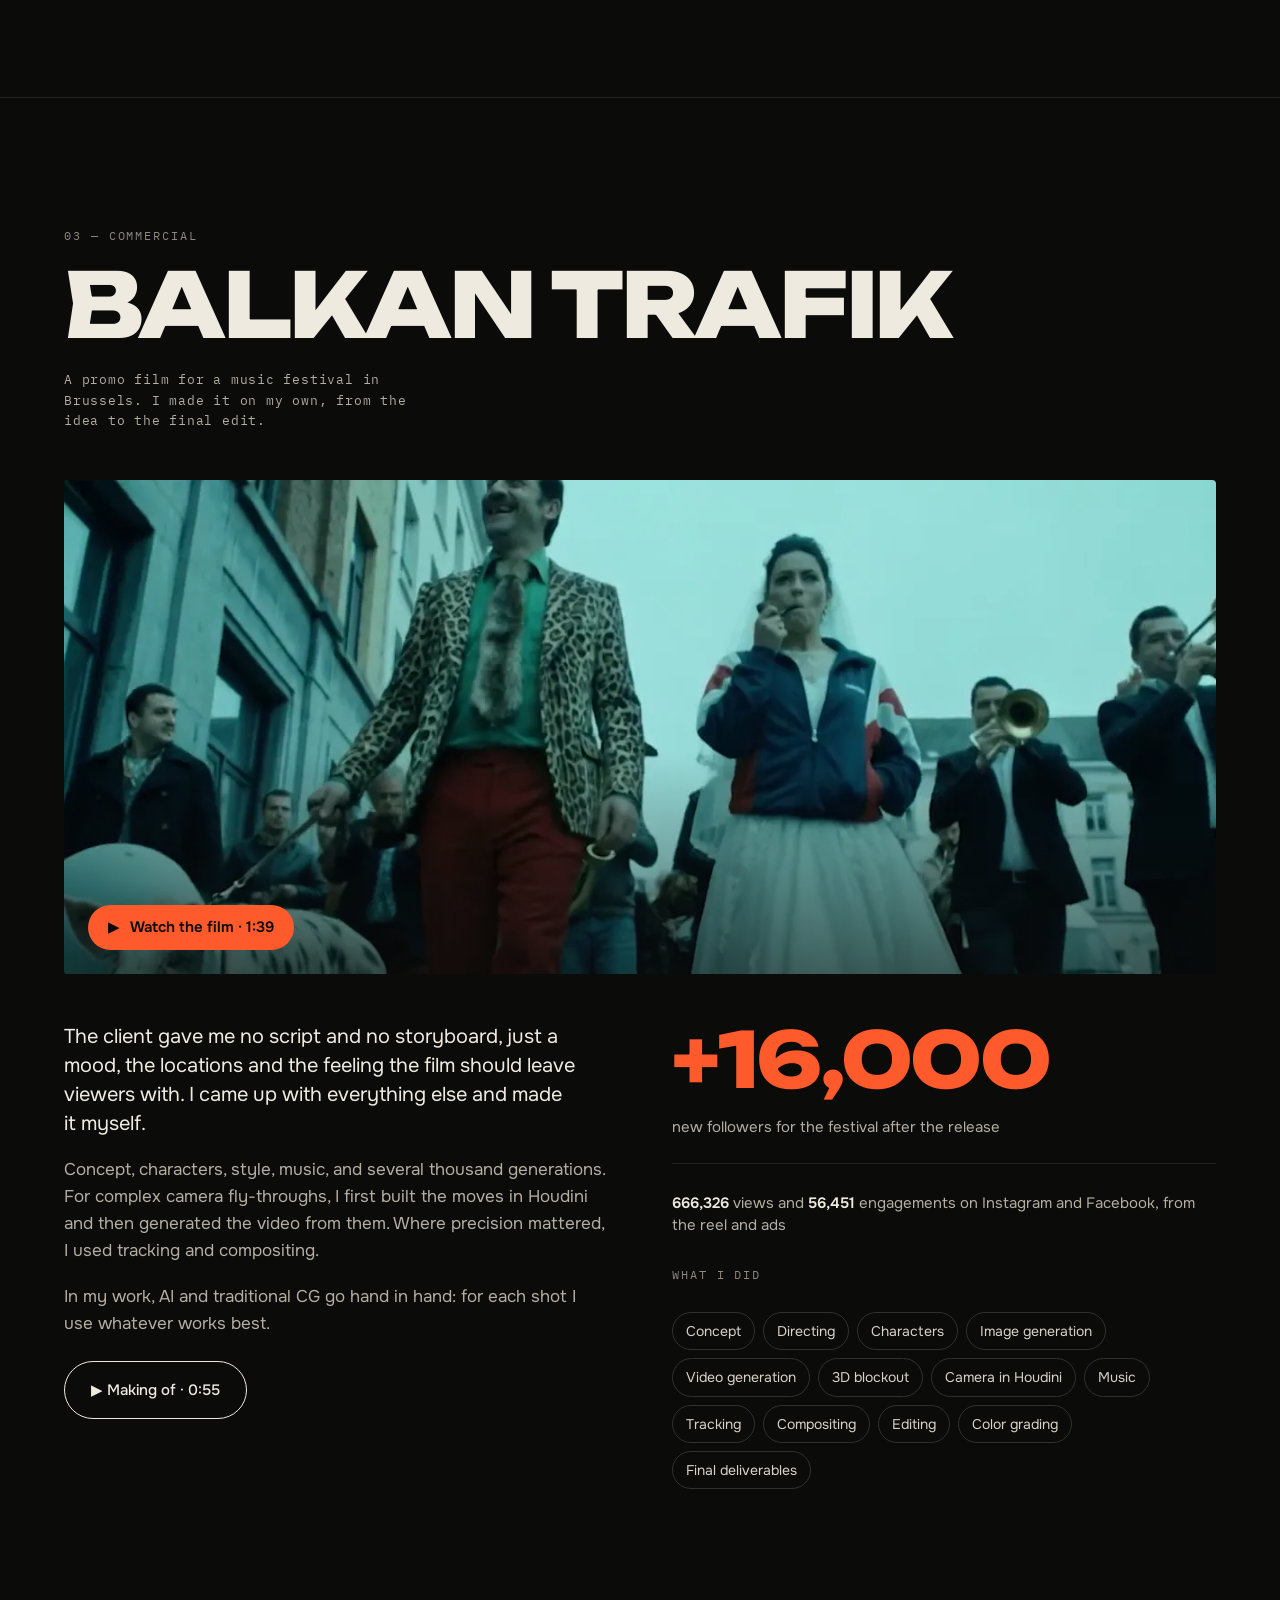
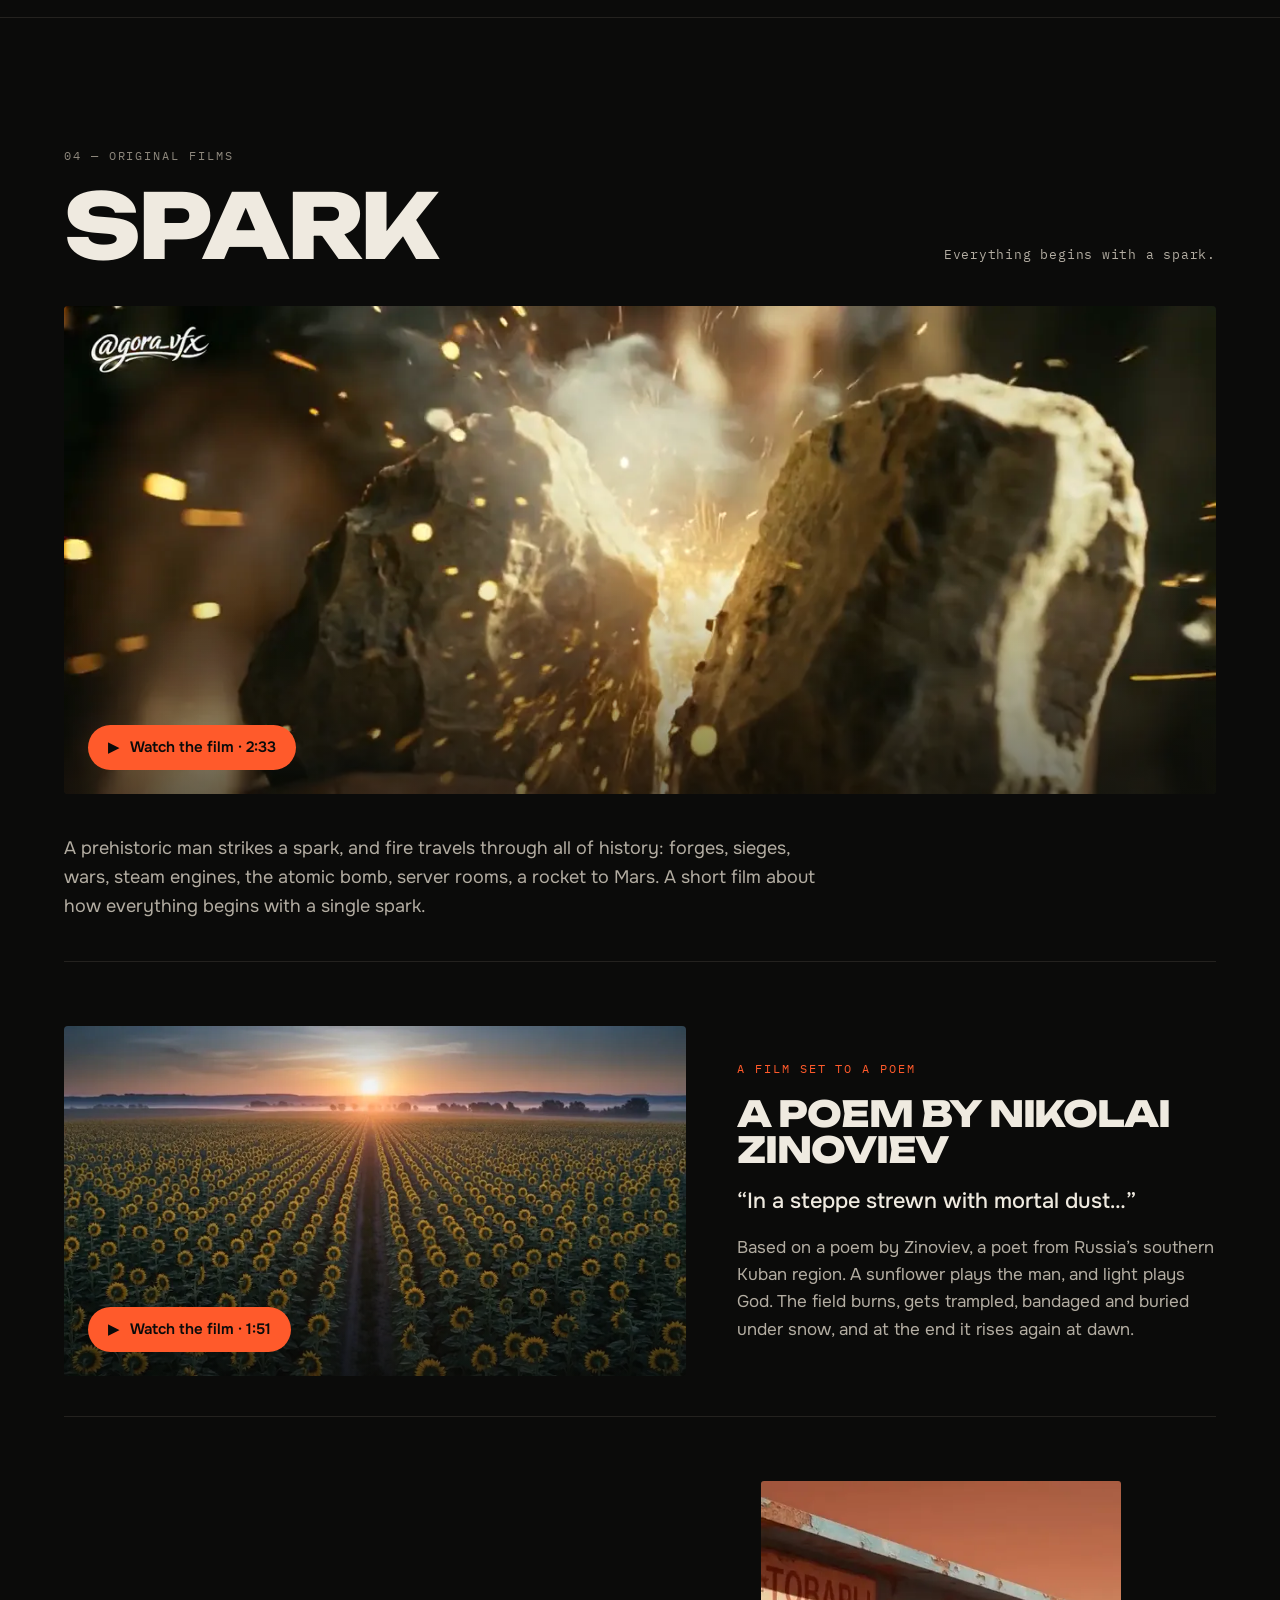
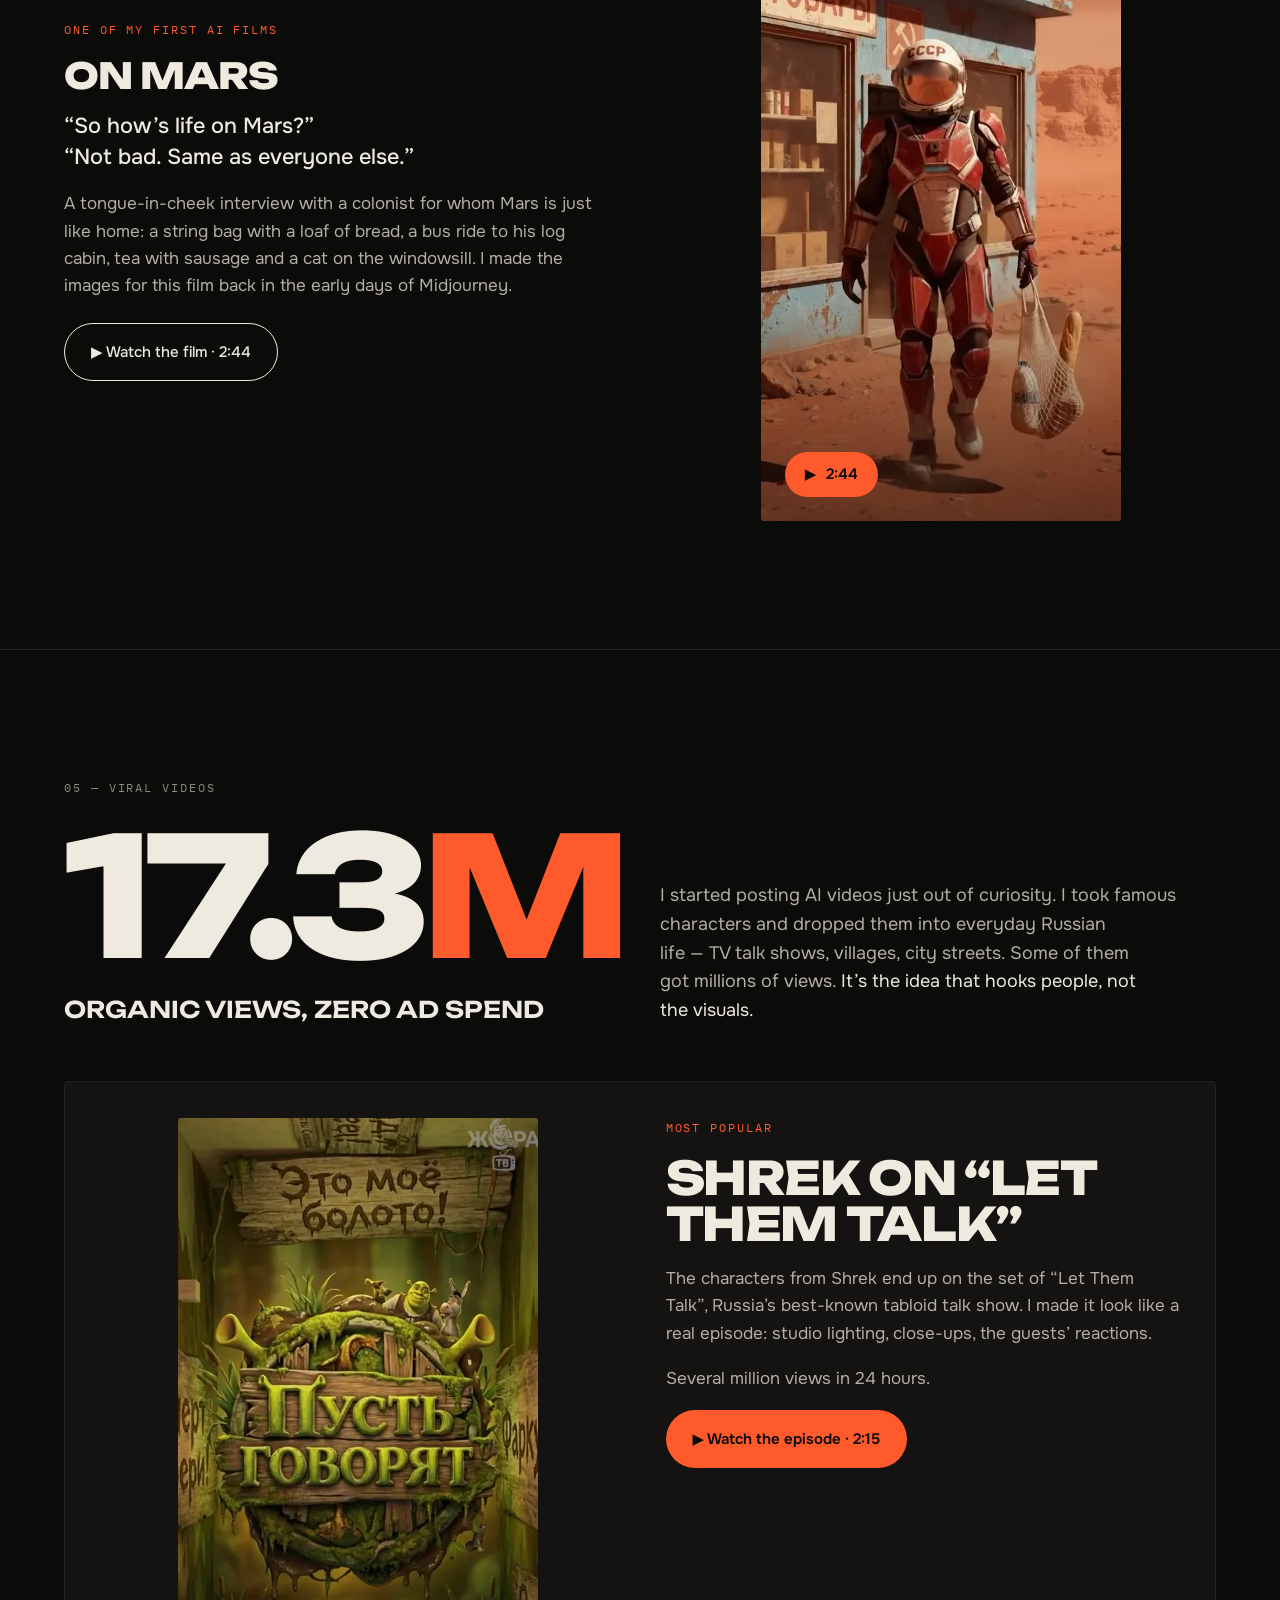
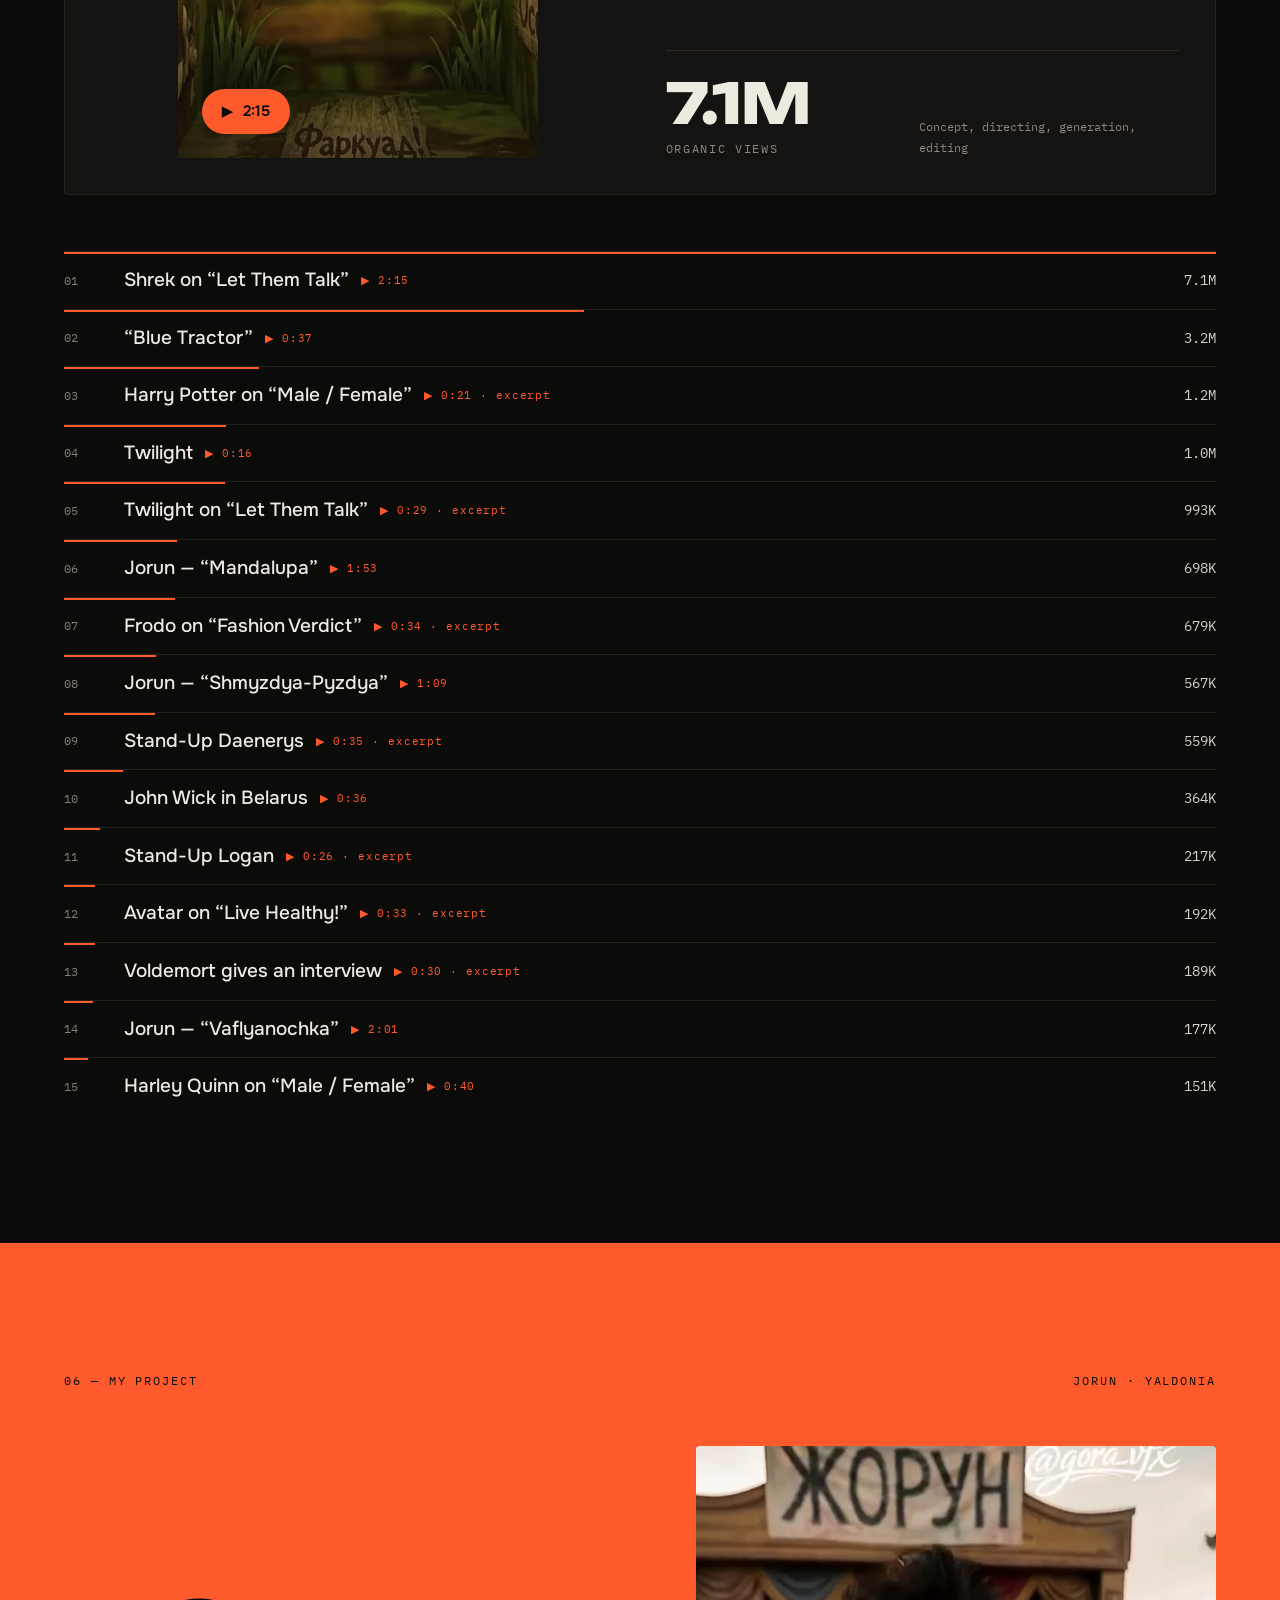
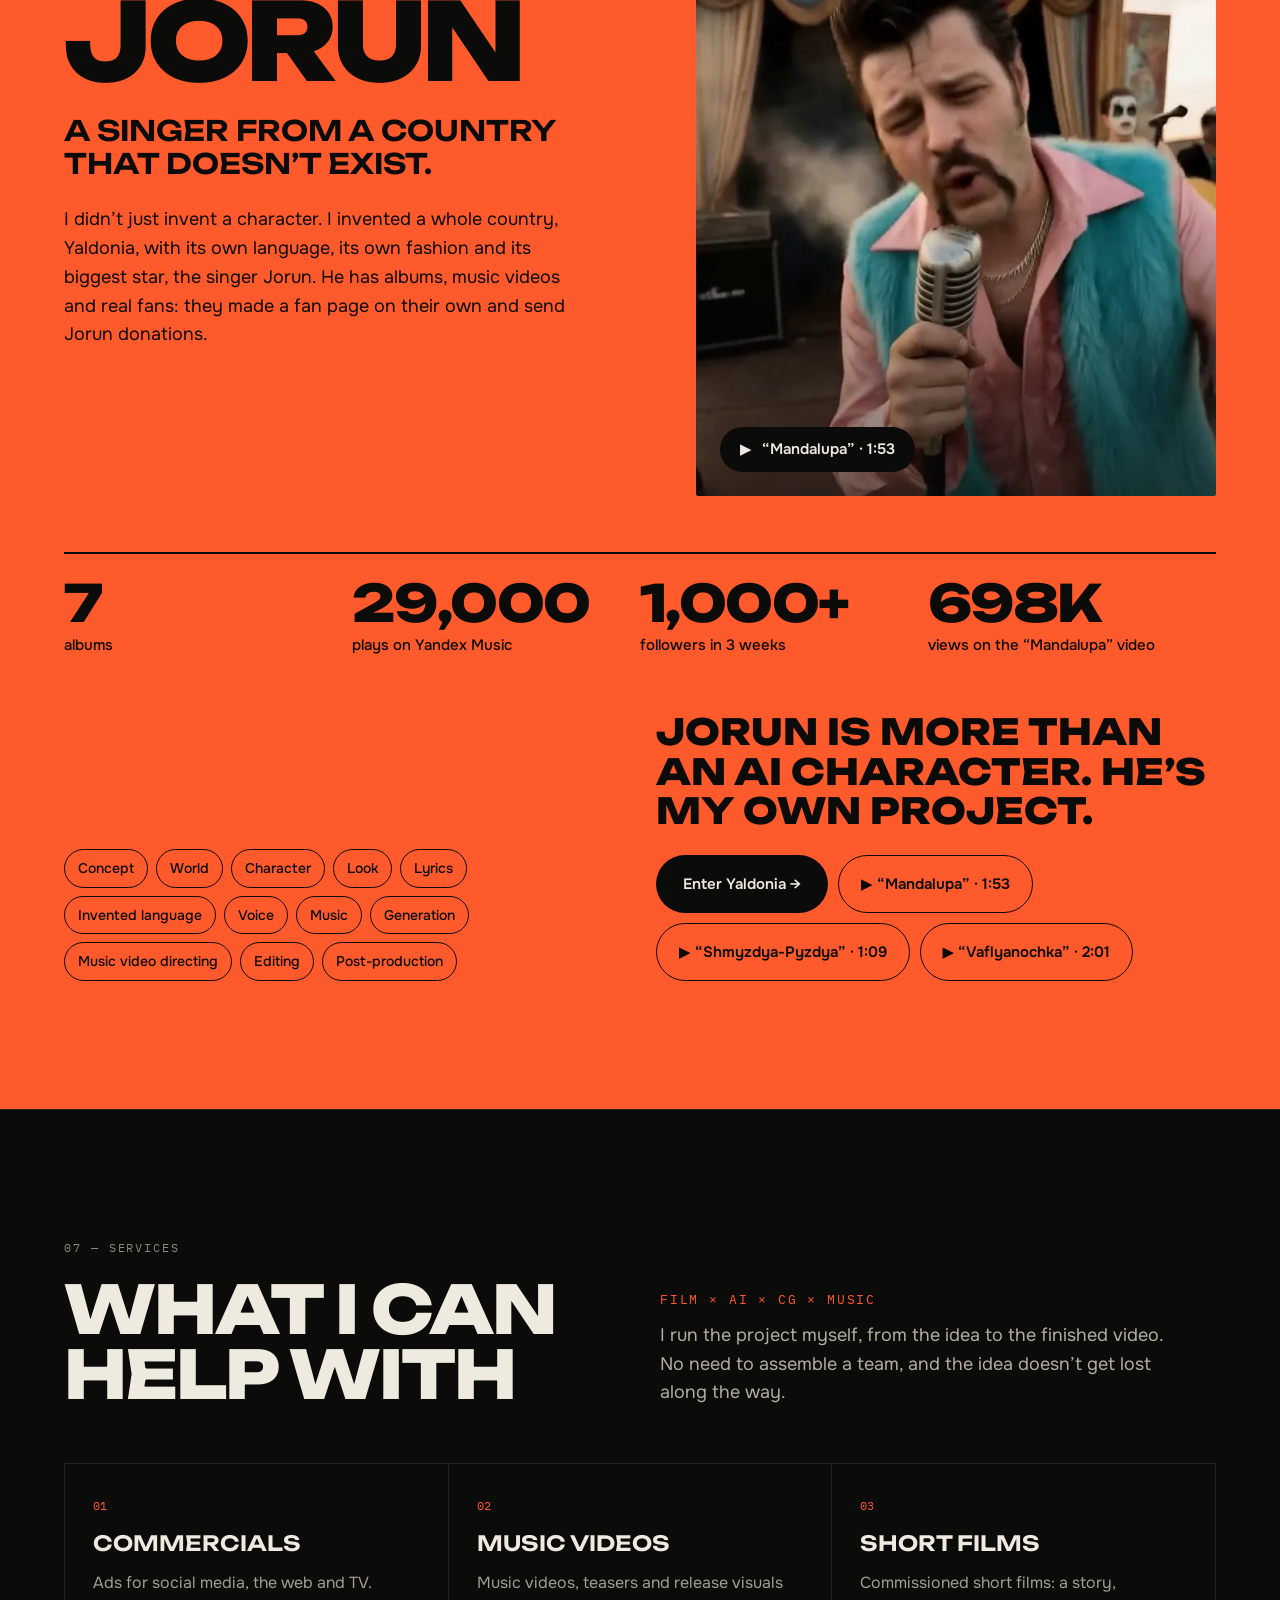
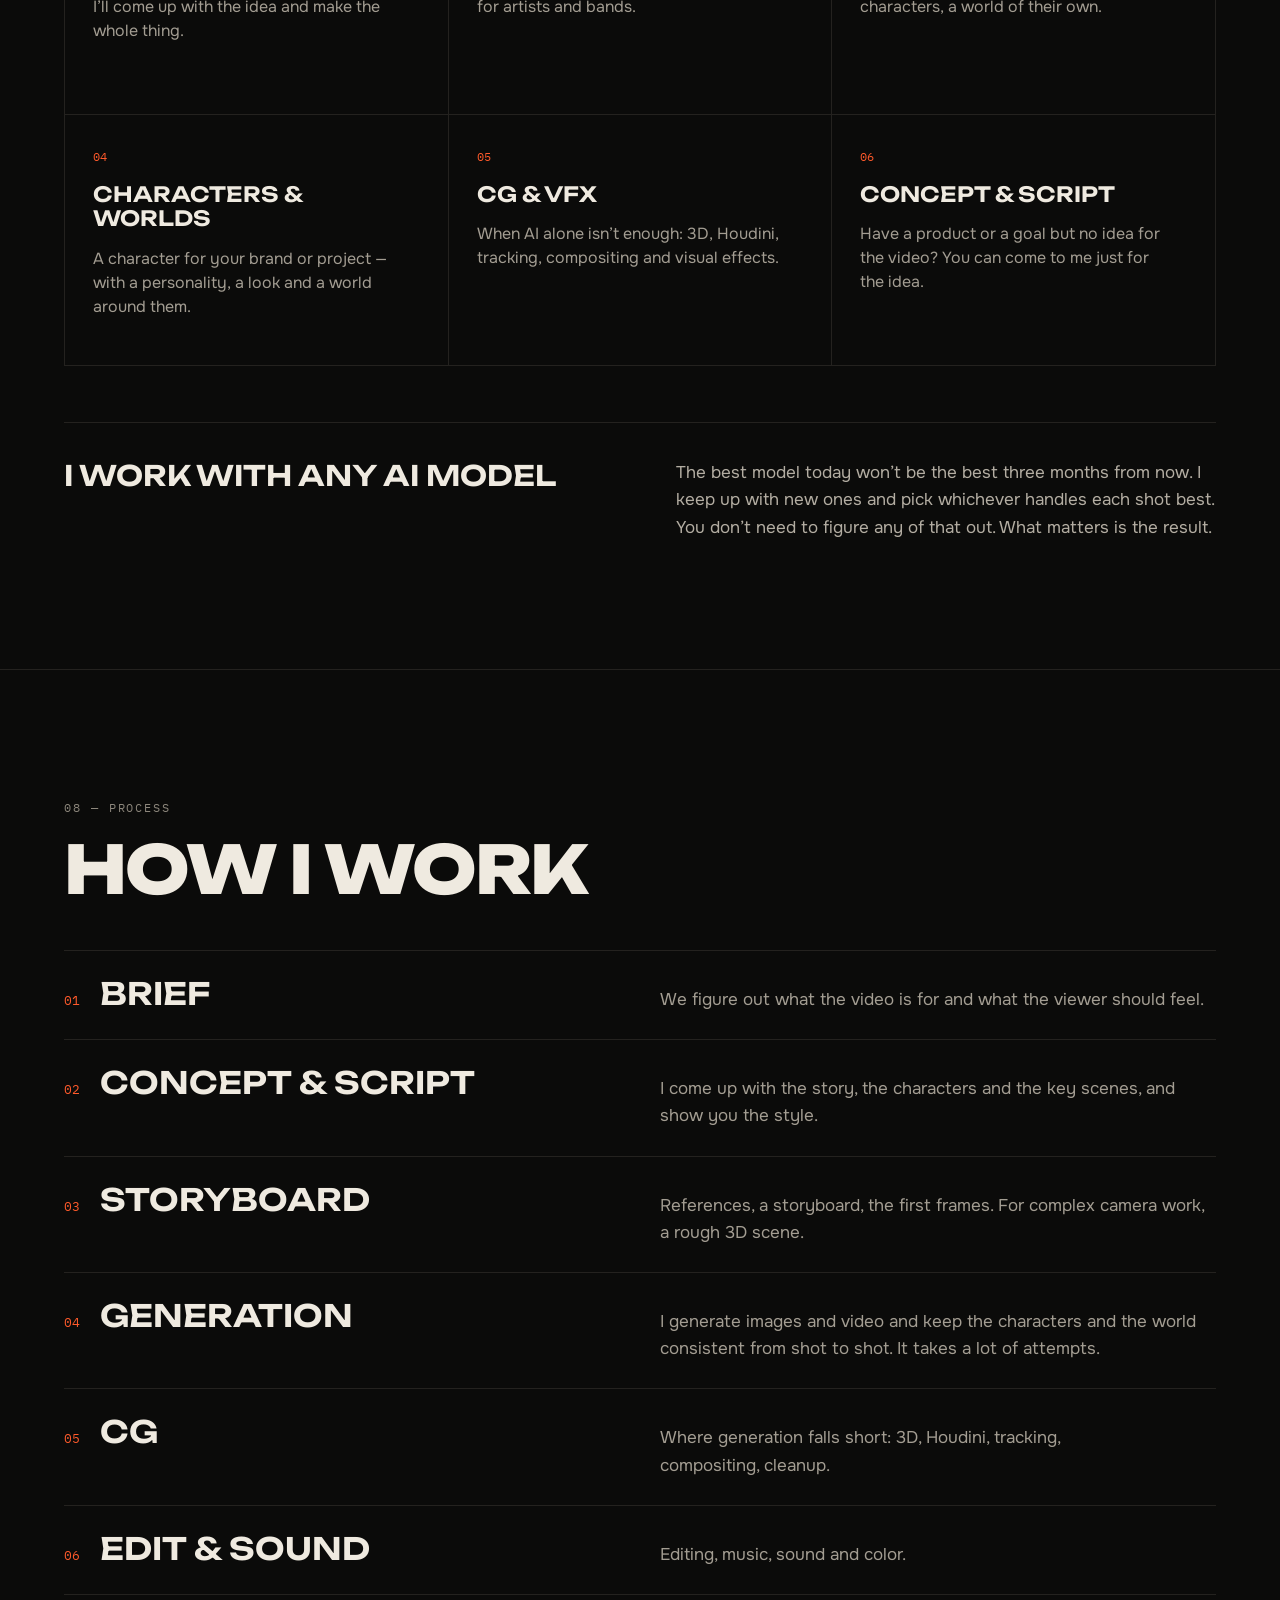
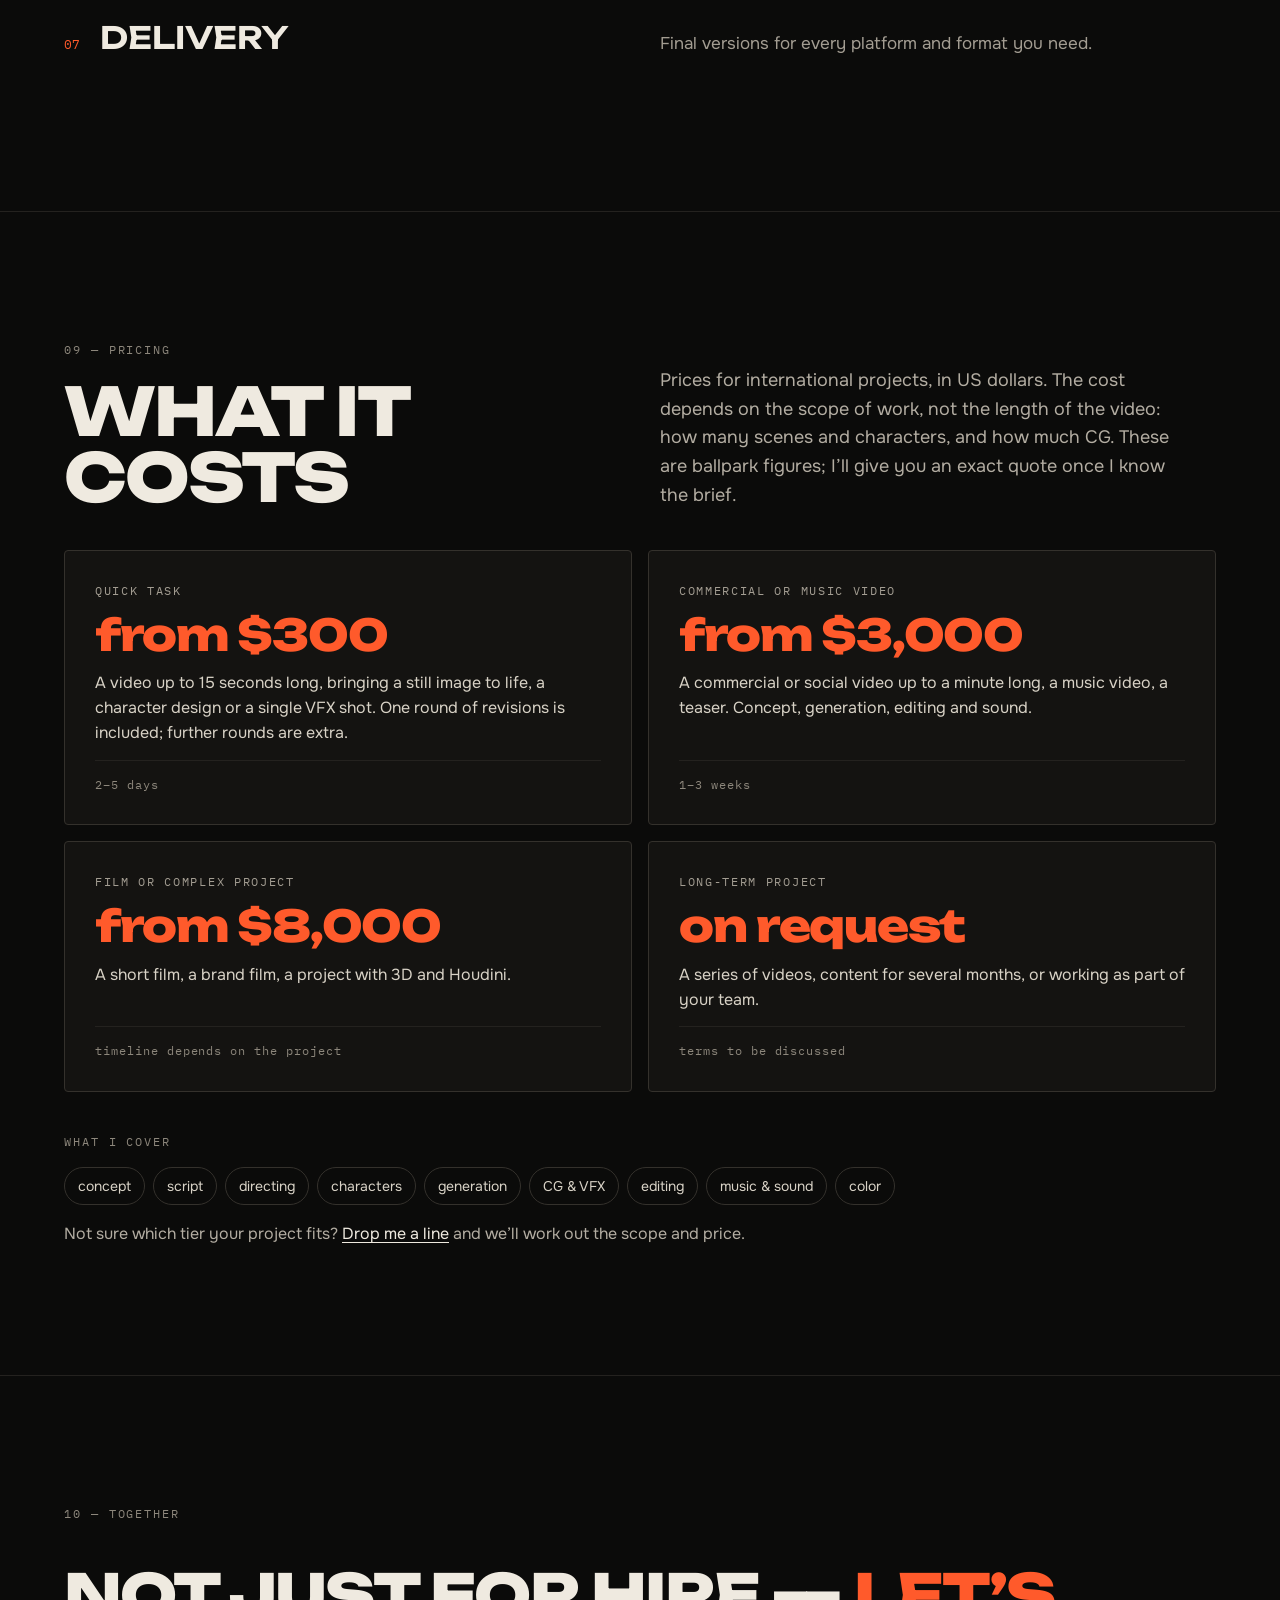
<file: en/index.html>
<!DOCTYPE html>
<html lang="en">
<head>
  <meta charset="utf-8">
  <meta name="viewport" content="width=device-width, initial-scale=1, viewport-fit=cover">
  <title>Giorgi Macharashvili — AI Filmmaker &amp; VFX Artist</title>
  <meta name="description" content="Commercials, music videos and short films made with generative AI and CGI. 10+ years in film and VFX, four films that won Russia’s Golden Eagle for VFX, 17M+ views on AI videos.">
  <link rel="canonical" href="https://goravfx.github.io/en/">
  <link rel="alternate" hreflang="ru" href="https://goravfx.github.io/">
  <link rel="alternate" hreflang="en" href="https://goravfx.github.io/en/">
  <link rel="alternate" hreflang="x-default" href="https://goravfx.github.io/en/">
  <meta name="theme-color" content="#0b0b0a">
  <meta name="author" content="Giorgi Macharashvili">

  <meta property="og:type" content="website">
  <meta property="og:site_name" content="Giorgi Macharashvili">
  <meta property="og:locale" content="en_US">
  <meta property="og:locale:alternate" content="ru_RU">
  <meta property="og:title" content="Giorgi Macharashvili — AI Filmmaker &amp; VFX Artist">
  <meta property="og:description" content="Commercials, music videos and short films made with generative AI and CGI. 10+ years in film and VFX, four films that won Russia’s Golden Eagle for VFX, 17M+ views on AI videos.">
  <meta property="og:url" content="https://goravfx.github.io/en/">
  <meta property="og:image" content="https://goravfx.github.io/assets/og-cover-en.jpg?v=1">
  <meta property="og:image:width" content="1200">
  <meta property="og:image:height" content="630">
  <meta property="og:image:alt" content="Giorgi Macharashvili — AI filmmaker and VFX artist">
  <meta name="twitter:card" content="summary_large_image">
  <meta name="twitter:image" content="https://goravfx.github.io/assets/og-cover-en.jpg?v=1">

  <link rel="icon" href="../assets/favicon.svg" type="image/svg+xml">
  <link rel="icon" href="../assets/favicon-32.png" sizes="32x32" type="image/png">
  <link rel="apple-touch-icon" href="../assets/apple-touch-icon.png">

  <link rel="preload" href="../assets/fonts/unbounded-latin.woff2" as="font" type="font/woff2" crossorigin>
  <link rel="preload" href="../assets/fonts/onest-latin.woff2" as="font" type="font/woff2" crossorigin>
  <link rel="preload" as="image" href="../assets/img/hero-wide.webp" media="(min-aspect-ratio: 1/1)">
  <link rel="preload" as="image" href="../assets/img/hero-tall.webp" media="(max-aspect-ratio: 1/1)">
  <link rel="stylesheet" href="../assets/css/site.css?v=db1f0f67">
  <script>document.documentElement.classList.add('js')</script>
  <script src="../assets/js/site.js?v=f21dc6a9" defer></script>
  <script type="application/ld+json">{"@context": "https://schema.org", "@type": "Person", "name": "Giorgi Macharashvili", "alternateName": "Гиоргий Мачарашвили", "jobTitle": "AI Filmmaker, VFX Artist", "url": "https://goravfx.github.io/en/", "image": "https://goravfx.github.io/assets/img/portrait.webp", "email": "mailto:gora.vfx@gmail.com", "sameAs": ["https://www.instagram.com/gora_vfx/", "https://t.me/gora_vfx", "https://vimeo.com/user97466918", "https://www.linkedin.com/in/giorgi-macharashvili-4b369a12b/"]}</script>
</head>

<body>
<a class="skip" href="#main">Skip to content</a>
<div class="grain" aria-hidden="true"></div>

<header class="site-header">
  <a class="brand" href="#top" aria-label="Giorgi Macharashvili — home page">
    <span class="brand-dot" aria-hidden="true"></span>
    <span>G. MACHARASHVILI</span>
  </a>
  <nav class="nav" id="site-nav" aria-label="Site sections">
    <a href="#vfx">Film / VFX</a>
    <a href="#work">AI work</a>
    <a href="#jorun">Jorun</a>
    <a href="#services">Services</a>
    <a href="#pricing">Pricing</a>
    <a href="about/">About</a>
    <a class="nav-cta" href="#contact">Let’s talk</a>
    <div class="soc soc-nav">
    <a href="https://www.instagram.com/gora_vfx/" target="_blank" rel="noopener" aria-label="Instagram" title="Instagram"><svg viewBox="0 0 24 24" aria-hidden="true" focusable="false"><path d="M7.0301.084c-1.2768.0602-2.1487.264-2.911.5634-.7888.3075-1.4575.72-2.1228 1.3877-.6652.6677-1.075 1.3368-1.3802 2.127-.2954.7638-.4956 1.6365-.552 2.914-.0564 1.2775-.0689 1.6882-.0626 4.947.0062 3.2586.0206 3.6671.0825 4.9473.061 1.2765.264 2.1482.5635 2.9107.308.7889.72 1.4573 1.388 2.1228.6679.6655 1.3365 1.0743 2.1285 1.38.7632.295 1.6361.4961 2.9134.552 1.2773.056 1.6884.069 4.9462.0627 3.2578-.0062 3.668-.0207 4.9478-.0814 1.28-.0607 2.147-.2652 2.9098-.5633.7889-.3086 1.4578-.72 2.1228-1.3881.665-.6682 1.0745-1.3378 1.3795-2.1284.2957-.7632.4966-1.636.552-2.9124.056-1.2809.0692-1.6898.063-4.948-.0063-3.2583-.021-3.6668-.0817-4.9465-.0607-1.2797-.264-2.1487-.5633-2.9117-.3084-.7889-.72-1.4568-1.3876-2.1228C21.2982 1.33 20.628.9208 19.8378.6165 19.074.321 18.2017.1197 16.9244.0645 15.6471.0093 15.236-.005 11.977.0014 8.718.0076 8.31.0215 7.0301.0839m.1402 21.6932c-1.17-.0509-1.8053-.2453-2.2287-.408-.5606-.216-.96-.4771-1.3819-.895-.422-.4178-.6811-.8186-.9-1.378-.1644-.4234-.3624-1.058-.4171-2.228-.0595-1.2645-.072-1.6442-.079-4.848-.007-3.2037.0053-3.583.0607-4.848.05-1.169.2456-1.805.408-2.2282.216-.5613.4762-.96.895-1.3816.4188-.4217.8184-.6814 1.3783-.9003.423-.1651 1.0575-.3614 2.227-.4171 1.2655-.06 1.6447-.072 4.848-.079 3.2033-.007 3.5835.005 4.8495.0608 1.169.0508 1.8053.2445 2.228.408.5608.216.96.4754 1.3816.895.4217.4194.6816.8176.9005 1.3787.1653.4217.3617 1.056.4169 2.2263.0602 1.2655.0739 1.645.0796 4.848.0058 3.203-.0055 3.5834-.061 4.848-.051 1.17-.245 1.8055-.408 2.2294-.216.5604-.4763.96-.8954 1.3814-.419.4215-.8181.6811-1.3783.9-.4224.1649-1.0577.3617-2.2262.4174-1.2656.0595-1.6448.072-4.8493.079-3.2045.007-3.5825-.006-4.848-.0608M16.953 5.5864A1.44 1.44 0 1 0 18.39 4.144a1.44 1.44 0 0 0-1.437 1.4424M5.8385 12.012c.0067 3.4032 2.7706 6.1557 6.173 6.1493 3.4026-.0065 6.157-2.7701 6.1506-6.1733-.0065-3.4032-2.771-6.1565-6.174-6.1498-3.403.0067-6.156 2.771-6.1496 6.1738M8 12.0077a4 4 0 1 1 4.008 3.9921A3.9996 3.9996 0 0 1 8 12.0077"/></svg></a>
    <a href="https://t.me/gora_vfx" target="_blank" rel="noopener" aria-label="Telegram" title="Telegram"><svg viewBox="0 0 24 24" aria-hidden="true" focusable="false"><path d="M11.944 0A12 12 0 0 0 0 12a12 12 0 0 0 12 12 12 12 0 0 0 12-12A12 12 0 0 0 12 0a12 12 0 0 0-.056 0zm4.962 7.224c.1-.002.321.023.465.14a.506.506 0 0 1 .171.325c.016.093.036.306.02.472-.18 1.898-.962 6.502-1.36 8.627-.168.9-.499 1.201-.82 1.23-.696.065-1.225-.46-1.9-.902-1.056-.693-1.653-1.124-2.678-1.8-1.185-.78-.417-1.21.258-1.91.177-.184 3.247-2.977 3.307-3.23.007-.032.014-.15-.056-.212s-.174-.041-.249-.024c-.106.024-1.793 1.14-5.061 3.345-.48.33-.913.49-1.302.48-.428-.008-1.252-.241-1.865-.44-.752-.245-1.349-.374-1.297-.789.027-.216.325-.437.893-.663 3.498-1.524 5.83-2.529 6.998-3.014 3.332-1.386 4.025-1.627 4.476-1.635z"/></svg></a>
    <a href="https://vimeo.com/user97466918" target="_blank" rel="noopener" aria-label="Vimeo" title="Vimeo"><svg viewBox="0 0 24 24" aria-hidden="true" focusable="false"><path d="M23.9765 6.4168c-.105 2.338-1.739 5.5429-4.894 9.6088-3.2679 4.247-6.0258 6.3699-8.2898 6.3699-1.409 0-2.578-1.294-3.553-3.881l-1.9179-7.1138c-.719-2.584-1.488-3.878-2.312-3.878-.179 0-.806.378-1.8809 1.132l-1.129-1.457a315.06 315.06 0 003.501-3.1279c1.579-1.368 2.765-2.085 3.5539-2.159 1.867-.18 3.016 1.1 3.447 3.838.465 2.953.789 4.789.971 5.5069.5389 2.45 1.1309 3.674 1.7759 3.674.502 0 1.256-.796 2.265-2.385 1.004-1.589 1.54-2.797 1.612-3.628.144-1.371-.395-2.061-1.614-2.061-.574 0-1.167.121-1.777.391 1.186-3.8679 3.434-5.7568 6.7619-5.6368 2.4729.06 3.6279 1.664 3.4929 4.7969z"/></svg></a>
    <a href="https://www.linkedin.com/in/giorgi-macharashvili-4b369a12b/" target="_blank" rel="noopener" aria-label="LinkedIn" title="LinkedIn"><svg viewBox="0 32 448 448" aria-hidden="true" focusable="false"><!-- Font Awesome Free 7.3.1 by @fontawesome - https://fontawesome.com License - https://fontawesome.com/license/free (Icons: CC BY 4.0, Fonts: SIL OFL 1.1, Code: MIT License) Copyright 2026 Fonticons, Inc. --><path d="M416 32L31.9 32C14.3 32 0 46.5 0 64.3L0 447.7C0 465.5 14.3 480 31.9 480L416 480c17.6 0 32-14.5 32-32.3l0-383.4C448 46.5 433.6 32 416 32zM135.4 416l-66.4 0 0-213.8 66.5 0 0 213.8-.1 0zM102.2 96a38.5 38.5 0 1 1 0 77 38.5 38.5 0 1 1 0-77zM384.3 416l-66.4 0 0-104c0-24.8-.5-56.7-34.5-56.7-34.6 0-39.9 27-39.9 54.9l0 105.8-66.4 0 0-213.8 63.7 0 0 29.2 .9 0c8.9-16.8 30.6-34.5 62.9-34.5 67.2 0 79.7 44.3 79.7 101.9l0 117.2z"/></svg></a>
  </div>
  </nav>
  <div class="soc soc-bar">
    <a href="https://www.instagram.com/gora_vfx/" target="_blank" rel="noopener" aria-label="Instagram" title="Instagram"><svg viewBox="0 0 24 24" aria-hidden="true" focusable="false"><path d="M7.0301.084c-1.2768.0602-2.1487.264-2.911.5634-.7888.3075-1.4575.72-2.1228 1.3877-.6652.6677-1.075 1.3368-1.3802 2.127-.2954.7638-.4956 1.6365-.552 2.914-.0564 1.2775-.0689 1.6882-.0626 4.947.0062 3.2586.0206 3.6671.0825 4.9473.061 1.2765.264 2.1482.5635 2.9107.308.7889.72 1.4573 1.388 2.1228.6679.6655 1.3365 1.0743 2.1285 1.38.7632.295 1.6361.4961 2.9134.552 1.2773.056 1.6884.069 4.9462.0627 3.2578-.0062 3.668-.0207 4.9478-.0814 1.28-.0607 2.147-.2652 2.9098-.5633.7889-.3086 1.4578-.72 2.1228-1.3881.665-.6682 1.0745-1.3378 1.3795-2.1284.2957-.7632.4966-1.636.552-2.9124.056-1.2809.0692-1.6898.063-4.948-.0063-3.2583-.021-3.6668-.0817-4.9465-.0607-1.2797-.264-2.1487-.5633-2.9117-.3084-.7889-.72-1.4568-1.3876-2.1228C21.2982 1.33 20.628.9208 19.8378.6165 19.074.321 18.2017.1197 16.9244.0645 15.6471.0093 15.236-.005 11.977.0014 8.718.0076 8.31.0215 7.0301.0839m.1402 21.6932c-1.17-.0509-1.8053-.2453-2.2287-.408-.5606-.216-.96-.4771-1.3819-.895-.422-.4178-.6811-.8186-.9-1.378-.1644-.4234-.3624-1.058-.4171-2.228-.0595-1.2645-.072-1.6442-.079-4.848-.007-3.2037.0053-3.583.0607-4.848.05-1.169.2456-1.805.408-2.2282.216-.5613.4762-.96.895-1.3816.4188-.4217.8184-.6814 1.3783-.9003.423-.1651 1.0575-.3614 2.227-.4171 1.2655-.06 1.6447-.072 4.848-.079 3.2033-.007 3.5835.005 4.8495.0608 1.169.0508 1.8053.2445 2.228.408.5608.216.96.4754 1.3816.895.4217.4194.6816.8176.9005 1.3787.1653.4217.3617 1.056.4169 2.2263.0602 1.2655.0739 1.645.0796 4.848.0058 3.203-.0055 3.5834-.061 4.848-.051 1.17-.245 1.8055-.408 2.2294-.216.5604-.4763.96-.8954 1.3814-.419.4215-.8181.6811-1.3783.9-.4224.1649-1.0577.3617-2.2262.4174-1.2656.0595-1.6448.072-4.8493.079-3.2045.007-3.5825-.006-4.848-.0608M16.953 5.5864A1.44 1.44 0 1 0 18.39 4.144a1.44 1.44 0 0 0-1.437 1.4424M5.8385 12.012c.0067 3.4032 2.7706 6.1557 6.173 6.1493 3.4026-.0065 6.157-2.7701 6.1506-6.1733-.0065-3.4032-2.771-6.1565-6.174-6.1498-3.403.0067-6.156 2.771-6.1496 6.1738M8 12.0077a4 4 0 1 1 4.008 3.9921A3.9996 3.9996 0 0 1 8 12.0077"/></svg></a>
    <a href="https://t.me/gora_vfx" target="_blank" rel="noopener" aria-label="Telegram" title="Telegram"><svg viewBox="0 0 24 24" aria-hidden="true" focusable="false"><path d="M11.944 0A12 12 0 0 0 0 12a12 12 0 0 0 12 12 12 12 0 0 0 12-12A12 12 0 0 0 12 0a12 12 0 0 0-.056 0zm4.962 7.224c.1-.002.321.023.465.14a.506.506 0 0 1 .171.325c.016.093.036.306.02.472-.18 1.898-.962 6.502-1.36 8.627-.168.9-.499 1.201-.82 1.23-.696.065-1.225-.46-1.9-.902-1.056-.693-1.653-1.124-2.678-1.8-1.185-.78-.417-1.21.258-1.91.177-.184 3.247-2.977 3.307-3.23.007-.032.014-.15-.056-.212s-.174-.041-.249-.024c-.106.024-1.793 1.14-5.061 3.345-.48.33-.913.49-1.302.48-.428-.008-1.252-.241-1.865-.44-.752-.245-1.349-.374-1.297-.789.027-.216.325-.437.893-.663 3.498-1.524 5.83-2.529 6.998-3.014 3.332-1.386 4.025-1.627 4.476-1.635z"/></svg></a>
    <a href="https://vimeo.com/user97466918" target="_blank" rel="noopener" aria-label="Vimeo" title="Vimeo"><svg viewBox="0 0 24 24" aria-hidden="true" focusable="false"><path d="M23.9765 6.4168c-.105 2.338-1.739 5.5429-4.894 9.6088-3.2679 4.247-6.0258 6.3699-8.2898 6.3699-1.409 0-2.578-1.294-3.553-3.881l-1.9179-7.1138c-.719-2.584-1.488-3.878-2.312-3.878-.179 0-.806.378-1.8809 1.132l-1.129-1.457a315.06 315.06 0 003.501-3.1279c1.579-1.368 2.765-2.085 3.5539-2.159 1.867-.18 3.016 1.1 3.447 3.838.465 2.953.789 4.789.971 5.5069.5389 2.45 1.1309 3.674 1.7759 3.674.502 0 1.256-.796 2.265-2.385 1.004-1.589 1.54-2.797 1.612-3.628.144-1.371-.395-2.061-1.614-2.061-.574 0-1.167.121-1.777.391 1.186-3.8679 3.434-5.7568 6.7619-5.6368 2.4729.06 3.6279 1.664 3.4929 4.7969z"/></svg></a>
    <a href="https://www.linkedin.com/in/giorgi-macharashvili-4b369a12b/" target="_blank" rel="noopener" aria-label="LinkedIn" title="LinkedIn"><svg viewBox="0 32 448 448" aria-hidden="true" focusable="false"><!-- Font Awesome Free 7.3.1 by @fontawesome - https://fontawesome.com License - https://fontawesome.com/license/free (Icons: CC BY 4.0, Fonts: SIL OFL 1.1, Code: MIT License) Copyright 2026 Fonticons, Inc. --><path d="M416 32L31.9 32C14.3 32 0 46.5 0 64.3L0 447.7C0 465.5 14.3 480 31.9 480L416 480c17.6 0 32-14.5 32-32.3l0-383.4C448 46.5 433.6 32 416 32zM135.4 416l-66.4 0 0-213.8 66.5 0 0 213.8-.1 0zM102.2 96a38.5 38.5 0 1 1 0 77 38.5 38.5 0 1 1 0-77zM384.3 416l-66.4 0 0-104c0-24.8-.5-56.7-34.5-56.7-34.6 0-39.9 27-39.9 54.9l0 105.8-66.4 0 0-213.8 63.7 0 0 29.2 .9 0c8.9-16.8 30.6-34.5 62.9-34.5 67.2 0 79.7 44.3 79.7 101.9l0 117.2z"/></svg></a>
  </div>
  <details class="lang">
    <summary class="lang-btn" aria-label="Site language: English"><span class="flag" aria-hidden="true"><svg viewBox="0 0 30 20" width="21" height="14" focusable="false"><rect width="30" height="20" fill="#fff"/><path d="M0 0.000h30v1.538H0zM0 3.077h30v1.538H0zM0 6.154h30v1.538H0zM0 9.231h30v1.538H0zM0 12.308h30v1.538H0zM0 15.385h30v1.538H0zM0 18.462h30v1.538H0z" fill="#b22234"/><rect width="12" height="10.769" fill="#3c3b6e"/><g fill="#fff"><circle cx="1.2" cy="1.20" r=".55"/><circle cx="6.0" cy="1.20" r=".55"/><circle cx="10.8" cy="1.20" r=".55"/><circle cx="3.6" cy="3.30" r=".55"/><circle cx="8.4" cy="3.30" r=".55"/><circle cx="1.2" cy="5.40" r=".55"/><circle cx="6.0" cy="5.40" r=".55"/><circle cx="10.8" cy="5.40" r=".55"/><circle cx="3.6" cy="7.50" r=".55"/><circle cx="8.4" cy="7.50" r=".55"/><circle cx="1.2" cy="9.60" r=".55"/><circle cx="6.0" cy="9.60" r=".55"/><circle cx="10.8" cy="9.60" r=".55"/></g></svg></span><span class="lang-code" aria-hidden="true">EN</span><span class="lang-caret" aria-hidden="true"></span></summary>
    <ul class="lang-menu">
      <li><a href="../" hreflang="ru" lang="ru" data-lang="ru"><span class="flag" aria-hidden="true"><svg viewBox="0 0 30 20" width="21" height="14" focusable="false"><rect width="30" height="20" fill="#fff"/><rect y="6.667" width="30" height="6.667" fill="#0039a6"/><rect y="13.333" width="30" height="6.667" fill="#d52b1e"/></svg></span><span>Русский</span></a></li>
      <li><a href="../en/" hreflang="en" lang="en" data-lang="en" aria-current="true"><span class="flag" aria-hidden="true"><svg viewBox="0 0 30 20" width="21" height="14" focusable="false"><rect width="30" height="20" fill="#fff"/><path d="M0 0.000h30v1.538H0zM0 3.077h30v1.538H0zM0 6.154h30v1.538H0zM0 9.231h30v1.538H0zM0 12.308h30v1.538H0zM0 15.385h30v1.538H0zM0 18.462h30v1.538H0z" fill="#b22234"/><rect width="12" height="10.769" fill="#3c3b6e"/><g fill="#fff"><circle cx="1.2" cy="1.20" r=".55"/><circle cx="6.0" cy="1.20" r=".55"/><circle cx="10.8" cy="1.20" r=".55"/><circle cx="3.6" cy="3.30" r=".55"/><circle cx="8.4" cy="3.30" r=".55"/><circle cx="1.2" cy="5.40" r=".55"/><circle cx="6.0" cy="5.40" r=".55"/><circle cx="10.8" cy="5.40" r=".55"/><circle cx="3.6" cy="7.50" r=".55"/><circle cx="8.4" cy="7.50" r=".55"/><circle cx="1.2" cy="9.60" r=".55"/><circle cx="6.0" cy="9.60" r=".55"/><circle cx="10.8" cy="9.60" r=".55"/></g></svg></span><span>English</span></a></li>
    </ul>
  </details>
  <button class="menu-btn" type="button" aria-expanded="false" aria-controls="site-nav" aria-label="Menu">
    <span class="menu-label" aria-hidden="true">Menu</span><span class="menu-icon" aria-hidden="true"></span>
  </button>
</header>

<main id="main">

<section class="hero" id="top" aria-labelledby="hero-title">
  <div class="hero-media" aria-hidden="true">
    <picture>
      <source media="(max-aspect-ratio: 1/1)" srcset="../assets/img/hero-tall.webp">
      <img class="hero-poster" src="../assets/img/hero-wide.webp" width="1600" height="666" alt="" fetchpriority="high">
    </picture>
    <video class="hero-video" muted loop playsinline preload="none" tabindex="-1"
           data-wide="../assets/video/hero-wide.mp4" data-tall="../assets/video/hero-tall.mp4"></video>
  </div>
  <div class="hero-shade" aria-hidden="true"></div>
  <div class="hero-top">
    <span class="rec" aria-hidden="true"><span class="acc">● REC</span><span class="tc" data-tc>00:00:00:00</span></span>
    <a class="hero-reel" href="../assets/video/reel-2021.mp4" data-play data-w="1280" data-h="720" data-title="Houdini Reel 2021–22" data-poster="../assets/img/reel-2021.webp"><span>HOUDINI REEL 2021–22</span><span class="acc">▶ SOUND ON · 2:25</span></a>
  </div>
  <div class="hero-body">
    <p class="hero-eyebrow">AI FILMMAKER · VFX ARTIST</p>
    <h1 class="hero-title" id="hero-title">Giorgi<br>Macharashvili</h1>
    <div class="hero-row">
      <p class="hero-lead">I make commercials, music videos and short films with generative AI and CGI. Over ten years in film and VFX. I run every project myself, from the first idea to the finished video.</p>
      <div class="btns">
        <a class="btn btn-accent" href="#vfx">▶ Watch my work</a>
        <a class="btn btn-line" href="#contact">Let’s talk</a>
      </div>
    </div>
  </div>
</section>


<section class="stats" aria-label="Key numbers">
  <div class="stat">
    <div class="stat-n">10+ years</div>
    <div class="stat-t">in computer graphics and VFX</div>
  </div>
  <div class="stat">
    <div class="stat-n">4 films</div>
    <div class="stat-t">I worked on won Russia’s Golden Eagle award for VFX</div>
  </div>
  <div class="stat">
    <div class="stat-n">Senior / Lead</div>
    <div class="stat-t">roles at VFX studios and in game development</div>
  </div>
  <div class="stat">
    <div class="stat-n">17M+</div>
    <div class="stat-t">organic views on my AI videos, zero ad spend</div>
  </div>
</section>
<p class="disciplines"><span>Film</span><span aria-hidden="true">·</span><span>Commercials</span><span aria-hidden="true">·</span><span>Music videos</span><span aria-hidden="true">·</span><span>Games</span><span aria-hidden="true">·</span><span>Original projects</span></p>


<section class="section stack vfx" id="vfx" aria-labelledby="vfx-title">
  <div class="grid-420 sec-head">
    <div class="stack">
      <p class="eyebrow">01 — Film · VFX · games</p>
      <h2 class="h2" id="vfx-title">Film, VFX <span class="acc">&amp; games</span></h2>
    </div>
    <p class="lead">For over ten years I’ve been making visual effects for films, music videos and games. To me, AI is just another tool, alongside Houdini and Nuke. That’s why I can deliver not just a pretty picture, but the whole video.</p>
  </div>

  <div class="reels">
    <a class="reel" href="../assets/video/reel-2021.mp4" data-play data-w="1280" data-h="720" data-title="Houdini Reel 2021–22" data-poster="../assets/img/reel-2021.webp" style="background-image:linear-gradient(180deg,rgba(11,11,10,.1) 0%,rgba(11,11,10,.35) 45%,rgba(11,11,10,.92) 100%),url('../assets/img/reel-2021-card.webp')">
      <span class="reel-text"><span class="reel-label">REEL · 2:25</span><span class="reel-title">Houdini Reel 2021–22</span></span>
      <span class="reel-icon" aria-hidden="true">▶</span>
    </a>
    <a class="reel" href="../assets/video/reel-fx.mp4" data-play data-w="1280" data-h="720" data-title="Houdini FX Reel" data-poster="../assets/img/reel-fx.webp" style="background-image:linear-gradient(180deg,rgba(11,11,10,.1) 0%,rgba(11,11,10,.35) 45%,rgba(11,11,10,.92) 100%),url('../assets/img/reel-fx-card.webp')">
      <span class="reel-text"><span class="reel-label">REEL · 2:34</span><span class="reel-title">Houdini FX Reel</span></span>
      <span class="reel-icon" aria-hidden="true">▶</span>
    </a>
  </div>

  <div class="stack col-gap-20">
    <div class="list-head"><h3>Films and series</h3><span>Click a poster to watch the trailer</span></div>
    <ul class="posters">
      <li>
        <a class="poster" href="https://www.youtube.com/watch?v=K_1woWIoiww" target="_blank" rel="noopener" aria-label="Asura — trailer on YouTube">
          <span class="poster-img">
            <img src="../assets/img/posters/asura.webp" width="400" height="600" loading="lazy" decoding="async" alt="Poster: Asura">
            
            <span class="poster-play" aria-hidden="true">▶ Trailer</span>
          </span>
          <span class="poster-t">Asura</span>
          <span class="poster-meta">China</span>
        </a>
      </li>
      <li>
        <a class="poster" href="https://www.youtube.com/watch?v=LVVlSIrpoak" target="_blank" rel="noopener" aria-label="Shanghai Fortress — trailer on YouTube">
          <span class="poster-img">
            <img src="../assets/img/posters/shanghai-fortress.webp" width="400" height="600" loading="lazy" decoding="async" alt="Poster: Shanghai Fortress">
            
            <span class="poster-play" aria-hidden="true">▶ Trailer</span>
          </span>
          <span class="poster-t">Shanghai Fortress</span>
          <span class="poster-meta">China</span>
        </a>
      </li>
      <li>
        <a class="poster" href="https://www.youtube.com/watch?v=-WCiLGeYeCY" target="_blank" rel="noopener" aria-label="Airpocalypse — trailer on YouTube">
          <span class="poster-img">
            <img src="../assets/img/posters/airpocalypse.webp" width="400" height="600" loading="lazy" decoding="async" alt="Poster: Airpocalypse">
            
            <span class="poster-play" aria-hidden="true">▶ Trailer</span>
          </span>
          <span class="poster-t">Airpocalypse</span>
          <span class="poster-meta">China</span>
        </a>
      </li>
      <li>
        <a class="poster" href="https://www.youtube.com/watch?v=mvsYJgqsuNc" target="_blank" rel="noopener" aria-label="The Age of Pioneers — trailer on YouTube">
          <span class="poster-img">
            <img src="../assets/img/posters/vremya-pervyh.webp" width="400" height="600" loading="lazy" decoding="async" alt="Poster: The Age of Pioneers">
            <span class="poster-star" aria-hidden="true">★</span>
            <span class="poster-play" aria-hidden="true">▶ Trailer</span>
          </span>
          <span class="poster-t">The Age of Pioneers</span>
          <span class="poster-meta"><span class="acc">★</span> Golden Eagle for VFX</span>
        </a>
      </li>
      <li>
        <a class="poster" href="https://www.youtube.com/watch?v=ymVkoLUZ118" target="_blank" rel="noopener" aria-label="Three Seconds — trailer on YouTube">
          <span class="poster-img">
            <img src="../assets/img/posters/dvizhenie-vverh.webp" width="400" height="600" loading="lazy" decoding="async" alt="Poster: Three Seconds">
            <span class="poster-star" aria-hidden="true">★</span>
            <span class="poster-play" aria-hidden="true">▶ Trailer</span>
          </span>
          <span class="poster-t">Three Seconds</span>
          <span class="poster-meta"><span class="acc">★</span> Golden Eagle for VFX</span>
        </a>
      </li>
      <li>
        <a class="poster" href="https://www.youtube.com/watch?v=vFlfBfIADOg" target="_blank" rel="noopener" aria-label="Upon the Magic Roads — trailer on YouTube">
          <span class="poster-img">
            <img src="../assets/img/posters/konek-gorbunok.webp" width="400" height="600" loading="lazy" decoding="async" alt="Poster: Upon the Magic Roads">
            <span class="poster-star" aria-hidden="true">★</span>
            <span class="poster-play" aria-hidden="true">▶ Trailer</span>
          </span>
          <span class="poster-t">Upon the Magic Roads</span>
          <span class="poster-meta"><span class="acc">★</span> Golden Eagle for VFX</span>
        </a>
      </li>
      <li>
        <a class="poster" href="https://www.youtube.com/watch?v=25tmxMtibm4" target="_blank" rel="noopener" aria-label="Once in the Desert — trailer on YouTube">
          <span class="poster-img">
            <img src="../assets/img/posters/odnazhdy-v-pustyne.webp" width="400" height="600" loading="lazy" decoding="async" alt="Poster: Once in the Desert">
            <span class="poster-star" aria-hidden="true">★</span>
            <span class="poster-play" aria-hidden="true">▶ Trailer</span>
          </span>
          <span class="poster-t">Once in the Desert</span>
          <span class="poster-meta"><span class="acc">★</span> Golden Eagle for VFX</span>
        </a>
      </li>
      <li>
        <a class="poster" href="https://www.youtube.com/watch?v=YNfwKanOfhs" target="_blank" rel="noopener" aria-label="Chernobyl: Abyss — trailer on YouTube">
          <span class="poster-img">
            <img src="../assets/img/posters/chernobyl.webp" width="400" height="600" loading="lazy" decoding="async" alt="Poster: Chernobyl: Abyss">
            
            <span class="poster-play" aria-hidden="true">▶ Trailer</span>
          </span>
          <span class="poster-t">Chernobyl: Abyss</span>
          
        </a>
      </li>
      <li>
        <a class="poster" href="https://www.youtube.com/watch?v=H0t9bgapxPk" target="_blank" rel="noopener" aria-label="The Last Warrior: Root of Evil — trailer on YouTube">
          <span class="poster-img">
            <img src="../assets/img/posters/posledniy-bogatyr-2.webp" width="400" height="600" loading="lazy" decoding="async" alt="Poster: The Last Warrior: Root of Evil">
            
            <span class="poster-play" aria-hidden="true">▶ Trailer</span>
          </span>
          <span class="poster-t">The Last Warrior: Root of Evil</span>
          
        </a>
      </li>
      <li>
        <a class="poster" href="https://www.youtube.com/watch?v=wzbYfn9Uaq4" target="_blank" rel="noopener" aria-label="The Kitchen: World Chef Battle — trailer on YouTube">
          <span class="poster-img">
            <img src="../assets/img/posters/kuhnya.webp" width="400" height="600" loading="lazy" decoding="async" alt="Poster: The Kitchen: World Chef Battle">
            
            <span class="poster-play" aria-hidden="true">▶ Trailer</span>
          </span>
          <span class="poster-t">The Kitchen: World Chef Battle</span>
          
        </a>
      </li>
      <li>
        <a class="poster" href="https://www.youtube.com/watch?v=jDyPOlTcOIs" target="_blank" rel="noopener" aria-label="What Men Talk About 3 — trailer on YouTube">
          <span class="poster-img">
            <img src="../assets/img/posters/o-chem-govoryat-muzhchiny.webp" width="400" height="600" loading="lazy" decoding="async" alt="Poster: What Men Talk About 3">
            
            <span class="poster-play" aria-hidden="true">▶ Trailer</span>
          </span>
          <span class="poster-t">What Men Talk About 3</span>
          
        </a>
      </li>
      <li>
        <a class="poster" href="https://www.youtube.com/watch?v=lYI3QMD7fVM" target="_blank" rel="noopener" aria-label="Partner — trailer on YouTube">
          <span class="poster-img">
            <img src="../assets/img/posters/naparnik.webp" width="400" height="600" loading="lazy" decoding="async" alt="Poster: Partner">
            
            <span class="poster-play" aria-hidden="true">▶ Trailer</span>
          </span>
          <span class="poster-t">Partner</span>
          
        </a>
      </li>
      <li>
        <a class="poster" href="https://www.youtube.com/watch?v=FQwgo0GBjGQ" target="_blank" rel="noopener" aria-label="Streltsov — trailer on YouTube">
          <span class="poster-img">
            <img src="../assets/img/posters/streltsov.webp" width="400" height="600" loading="lazy" decoding="async" alt="Poster: Streltsov">
            
            <span class="poster-play" aria-hidden="true">▶ Trailer</span>
          </span>
          <span class="poster-t">Streltsov</span>
          
        </a>
      </li>
      <li>
        <a class="poster" href="https://www.youtube.com/watch?v=h27vyZPAUU0" target="_blank" rel="noopener" aria-label="Superdeep — trailer on YouTube">
          <span class="poster-img">
            <img src="../assets/img/posters/kolskaya.webp" width="400" height="600" loading="lazy" decoding="async" alt="Poster: Superdeep">
            
            <span class="poster-play" aria-hidden="true">▶ Trailer</span>
          </span>
          <span class="poster-t">Superdeep</span>
          
        </a>
      </li>
      <li>
        <a class="poster" href="https://www.youtube.com/watch?v=IQSXaWIUeuo" target="_blank" rel="noopener" aria-label="Draculov — trailer on YouTube">
          <span class="poster-img">
            <img src="../assets/img/posters/drakulov.webp" width="400" height="600" loading="lazy" decoding="async" alt="Poster: Draculov">
            
            <span class="poster-play" aria-hidden="true">▶ Trailer</span>
          </span>
          <span class="poster-t">Draculov</span>
          
        </a>
      </li>
      <li>
        <a class="poster" href="https://www.youtube.com/watch?v=E7KDmjFCq0k" target="_blank" rel="noopener" aria-label="Karamora — trailer on YouTube">
          <span class="poster-img">
            <img src="../assets/img/posters/karamora.webp" width="400" height="600" loading="lazy" decoding="async" alt="Poster: Karamora">
            
            <span class="poster-play" aria-hidden="true">▶ Trailer</span>
          </span>
          <span class="poster-t">Karamora</span>
          <span class="poster-meta">TV series</span>
        </a>
      </li>
      <li>
        <a class="poster" href="https://www.youtube.com/watch?v=e2u6NPJsKG8" target="_blank" rel="noopener" aria-label="The Vampires of Midland — trailer on YouTube">
          <span class="poster-img">
            <img src="../assets/img/posters/vampiry.webp" width="400" height="600" loading="lazy" decoding="async" alt="Poster: The Vampires of Midland">
            
            <span class="poster-play" aria-hidden="true">▶ Trailer</span>
          </span>
          <span class="poster-t">The Vampires of Midland</span>
          <span class="poster-meta">TV series</span>
        </a>
      </li>
      <li>
        <a class="poster" href="https://www.youtube.com/watch?v=7JtpxH_FDWI" target="_blank" rel="noopener" aria-label="The Nerd and the Supergirl — trailer on YouTube">
          <span class="poster-img">
            <img src="../assets/img/posters/botan-i-superbaba.webp" width="400" height="600" loading="lazy" decoding="async" alt="Poster: The Nerd and the Supergirl">
            
            <span class="poster-play" aria-hidden="true">▶ Trailer</span>
          </span>
          <span class="poster-t">The Nerd and the Supergirl</span>
          
        </a>
      </li>
    </ul>
    <p class="films-more">And other projects.</p>
  </div>

  <div class="stack col-gap-20">
    <div class="list-head"><h3>Music videos, ads, trailers</h3><span>Click a frame to watch the video</span></div>
    <ul class="clips">
      <li>
        <a class="poster" href="https://www.youtube.com/watch?v=As8x9xqdCtc" target="_blank" rel="noopener" aria-label="Korn — You&#x27;ll Never Find Me — watch on YouTube">
          <span class="poster-img wide">
            <img src="../assets/img/clips/korn.webp" width="640" height="360" loading="lazy" decoding="async" alt="Still: Korn — You&#x27;ll Never Find Me">
            <span class="poster-play" aria-hidden="true">▶ Watch</span>
          </span>
          <span class="poster-t">Korn — You&#x27;ll Never Find Me</span>
          <span class="poster-meta">Music video</span>
        </a>
      </li>
      <li>
        <a class="poster" href="https://www.youtube.com/watch?v=u98m7axPHZM" target="_blank" rel="noopener" aria-label="Leningrad — “Gold” — watch on YouTube">
          <span class="poster-img wide">
            <img src="../assets/img/clips/leningrad.webp" width="640" height="360" loading="lazy" decoding="async" alt="Still: Leningrad — “Gold”">
            <span class="poster-play" aria-hidden="true">▶ Watch</span>
          </span>
          <span class="poster-t">Leningrad — “Gold”</span>
          <span class="poster-meta">Music video</span>
        </a>
      </li>
      <li>
        <a class="poster" href="https://www.youtube.com/watch?v=q9OIT7W24V8" target="_blank" rel="noopener" aria-label="Escape from Tarkov. Raid — watch on YouTube">
          <span class="poster-img wide">
            <img src="../assets/img/clips/tarkov-raid.webp" width="640" height="360" loading="lazy" decoding="async" alt="Still: Escape from Tarkov. Raid">
            <span class="poster-play" aria-hidden="true">▶ Watch</span>
          </span>
          <span class="poster-t">Escape from Tarkov. Raid</span>
          <span class="poster-meta">Film based on the game · VFX in episodes 2 and 3</span>
        </a>
      </li>
      <li>
        <a class="poster" href="https://www.youtube.com/watch?v=OvndVFVkdKc" target="_blank" rel="noopener" aria-label="Sidus Heroes — The Official Game Trailer — watch on YouTube">
          <span class="poster-img wide">
            <img src="../assets/img/clips/sidus-heroes.webp" width="640" height="360" loading="lazy" decoding="async" alt="Still: Sidus Heroes — The Official Game Trailer">
            <span class="poster-play" aria-hidden="true">▶ Watch</span>
          </span>
          <span class="poster-t">Sidus Heroes — The Official Game Trailer</span>
          <span class="poster-meta">Game trailer</span>
        </a>
      </li>
    </ul>
  </div>

  <div class="vfx-cols">
    <div class="stack col-gap-16">
      <p class="eyebrow">Games · <span class="acc">now</span></p>
      <p class="text-muted pretty">Currently a lead Houdini artist at an international game studio: procedural graphics, Python automation, asset optimization. Before that, I worked at Plarium.</p>
      <ul class="chips">
        <li class="chip">Vikings: War of Clans</li>
        <li class="chip">Throne: Kingdom at War</li>
        <li class="chip">Ad creatives</li>
      </ul>
    </div>
    <a class="feature" href="https://80.lv/articles/simulating-smoke-populating-forests-in-houdini" target="_blank" rel="noopener"
       style="background-image:linear-gradient(180deg,rgba(11,11,10,.6) 0%,rgba(11,11,10,.15) 32%,rgba(11,11,10,.6) 62%,rgba(11,11,10,.95) 100%),url('https://cdn.80.lv/api/upload/post/145/images/5d286e4bb61e0/contain_1200x630.png')">
      <span class="feature-top"><span>INTERVIEW · 80 LEVEL · 2019</span><span class="acc" aria-hidden="true">↗</span></span>
      <span class="feature-title">Simulating Smoke &amp; Populating Forests in Houdini</span>
      <span class="feature-text">An in-depth interview about how I create smoke, forests and large-scale scenes in Houdini.</span>
    </a>
  </div>

  <ol class="path" aria-label="Career path">
      <li>
        <span class="path-k">EDUCATION</span>
        <span class="path-t">Scream School</span>
        <span class="path-d">Visual effects: Maya, Nuke, Houdini, Substance, ZBrush</span>
      </li>
      <li>
        <span class="path-k">FILM</span>
        <span class="path-t">CGF</span>
        <span class="path-d">Tracking, then effects in Houdini</span>
      </li>
      <li>
        <span class="path-k">SENIOR</span>
        <span class="path-t">Unit 5</span>
        <span class="path-d">Senior FX artist</span>
      </li>
      <li>
        <span class="path-k">GAMES</span>
        <span class="path-t">Plarium</span>
        <span class="path-d">Procedural graphics and Python automation</span>
      </li>
      <li>
        <span class="path-k">NOW · LEAD</span>
        <span class="path-t">Game studio</span>
        <span class="path-d">Lead Houdini artist at an international studio</span>
      </li>
  </ol>

  <ul class="tools" aria-label="Tools"><li>Houdini</li><li>Maya</li><li>Nuke</li><li>Cinema 4D</li><li>Substance</li><li>ZBrush</li><li>VEX</li><li>Python</li></ul>
</section>


<section class="section manifesto" aria-labelledby="manifesto-title">
  <div class="stack manifesto-left">
    <p class="eyebrow">02 — Approach</p>
    <h2 class="h2" id="manifesto-title">Story first, <span class="acc">AI second</span></h2>
    <p class="lead">AI has made producing images much easier. But scriptwriting, directing, lighting, editing and sound are as important as ever. A beautiful shot doesn’t make a film: what matters is whether it serves the story.</p>
  </div>
  <div class="stack manifesto-right">
    <ul>
      <li class="ifthen">
        <span class="ifthen-a">The AI can’t pull off the camera move I need</span>
        <span class="ifthen-arrow" aria-hidden="true">→</span>
        <span class="ifthen-b">I block out the scene in 3D</span>
      </li>
      <li class="ifthen">
        <span class="ifthen-a">I need a precise camera path</span>
        <span class="ifthen-arrow" aria-hidden="true">→</span>
        <span class="ifthen-b">I rough out the animation in Houdini</span>
      </li>
      <li class="ifthen">
        <span class="ifthen-a">A shot falls apart</span>
        <span class="ifthen-arrow" aria-hidden="true">→</span>
        <span class="ifthen-b">I fix it with tracking, compositing or CG</span>
      </li>
      <li class="ifthen">
        <span class="ifthen-a">One AI model isn’t enough</span>
        <span class="ifthen-arrow" aria-hidden="true">→</span>
        <span class="ifthen-b">I change the approach instead of rewriting the prompt for the hundredth time</span>
      </li>
    </ul>
    <p class="manifesto-final">My goal isn’t to generate pretty shots. It’s to turn them into a story people watch to the end.</p>
  </div>
</section>


<section class="section stack work" id="work" aria-labelledby="work-title">
  <div class="work-head">
    <div class="stack col-gap-20">
      <p class="eyebrow">03 — Commercial</p>
      <h2 class="work-title" id="work-title">BALKAN TRAFIK</h2>
    </div>
    <p class="work-meta">A promo film for a music festival in Brussels. I made it on my own, from the idea to the final edit.</p>
  </div>
  <a class="frame frame-wide media" href="../assets/video/bt-film.mp4" data-play data-w="1280" data-h="720" data-title="Balkan Trafik — promo film" data-poster="../assets/img/bt-film.webp" aria-label="Watch the Balkan Trafik film, 1:39">
    <video class="loop" muted loop playsinline preload="none" aria-hidden="true" tabindex="-1" poster="../assets/img/bt-preview.webp" data-src="../assets/video/bt-preview.mp4"></video>
    <span class="media-cta"><span aria-hidden="true">▶</span> Watch the film · 1:39</span>
  </a>
  <div class="work-cols">
    <div class="stack work-text">
      <p class="first">The client gave me no script and no storyboard, just a mood, the locations and the feeling the film should leave viewers with. I came up with everything else and made it myself.</p>
      <p>Concept, characters, style, music, and several thousand generations. For complex camera fly-throughs, I first built the moves in Houdini and then generated the video from them. Where precision mattered, I used tracking and compositing.</p>
      <p>In my work, AI and traditional CG go hand in hand: for each shot I use whatever works best.</p>
      <div class="btns"><a class="btn btn-line" href="../assets/video/bt-breakdown.mp4" data-play data-w="720" data-h="1280" data-title="Balkan Trafik — making of" data-poster="../assets/img/bt-breakdown.webp">▶ Making of · 0:55</a></div>
    </div>
    <div class="stack work-side">
      <div class="result">
        <span class="result-n">+16,000</span>
        <span class="result-t">new followers for the festival after the release</span>
      </div>
      <p class="result-more"><b>666,326</b> views and <b>56,451</b> engagements on Instagram and Facebook, from the reel and ads</p>
      <p class="eyebrow">What I did</p>
      <ul class="chips">
          <li class="chip">Concept</li>
          <li class="chip">Directing</li>
          <li class="chip">Characters</li>
          <li class="chip">Image generation</li>
          <li class="chip">Video generation</li>
          <li class="chip">3D blockout</li>
          <li class="chip">Camera in Houdini</li>
          <li class="chip">Music</li>
          <li class="chip">Tracking</li>
          <li class="chip">Compositing</li>
          <li class="chip">Editing</li>
          <li class="chip">Color grading</li>
          <li class="chip">Final deliverables</li>
      </ul>
    </div>
  </div>
</section>


<section class="section stack spark" id="spark" aria-labelledby="spark-title">
  <div class="work-head">
    <div class="stack col-gap-20">
      <p class="eyebrow">04 — Original films</p>
      <h2 class="work-title" id="spark-title">SPARK</h2>
    </div>
    <p class="work-meta">Everything begins with a spark.</p>
  </div>
  <a class="frame frame-scope media" href="../assets/video/spark.mp4" data-play data-w="1280" data-h="542" data-title="SPARK — short film" data-poster="../assets/img/spark.webp" aria-label="Watch SPARK, 2:33">
    <video class="loop" muted loop playsinline preload="none" aria-hidden="true" tabindex="-1" poster="../assets/img/spark-preview.webp" data-src="../assets/video/spark-preview.mp4"></video>
    <span class="media-cta"><span aria-hidden="true">▶</span> Watch the film · 2:33</span>
  </a>
  <p class="spark-text">A prehistoric man strikes a spark, and fire travels through all of history: forges, sieges, wars, steam engines, the atomic bomb, server rooms, a rocket to Mars. A short film about how everything begins with a single spark.</p>

  <article class="poem" aria-labelledby="poem-title">
    <a class="frame frame-poem media" href="../assets/video/zinoviev.mp4" data-play data-w="1280" data-h="720" data-title="A poem by Nikolai Zinoviev — “In a steppe strewn with mortal dust…”" data-poster="../assets/img/zinoviev.webp" aria-label="Watch the film set to a poem by Nikolai Zinoviev, 1:51">
      <video class="loop" muted loop playsinline preload="none" aria-hidden="true" tabindex="-1" poster="../assets/img/zinoviev-preview.webp" data-src="../assets/video/zinoviev-preview.mp4"></video>
      <span class="media-cta"><span aria-hidden="true">▶</span> Watch the film · 1:51</span>
    </a>
    <div class="poem-body">
      <p class="case-label">A FILM SET TO A POEM</p>
      <h3 class="case-title" id="poem-title">A poem by Nikolai Zinoviev</h3>
      <p class="poem-line">“In a steppe strewn with mortal dust…”</p>
      <p class="poem-text">Based on a poem by Zinoviev, a poet from Russia’s southern Kuban region. A sunflower plays the man, and light plays God. The field burns, gets trampled, bandaged and buried under snow, and at the end it rises again at dawn.</p>
    </div>
  </article>

  <article class="poem poem-tall" aria-labelledby="mars-title">
    <a class="frame frame-vertical media" href="../assets/video/mars.mp4" data-play data-w="720" data-h="1280" data-title="“On Mars”" data-poster="../assets/img/mars.webp" aria-label="Watch “On Mars”, 2:44">
      <video class="loop" muted loop playsinline preload="none" aria-hidden="true" tabindex="-1" poster="../assets/img/mars-preview.webp" data-src="../assets/video/mars-preview.mp4"></video>
      <span class="media-cta"><span aria-hidden="true">▶</span> 2:44</span>
    </a>
    <div class="poem-body">
      <p class="case-label">ONE OF MY FIRST AI FILMS</p>
      <h3 class="case-title" id="mars-title">On Mars</h3>
      <p class="poem-line">“So how’s life on Mars?”<br>“Not bad. Same as everyone else.”</p>
      <p class="poem-text">A tongue-in-cheek interview with a colonist for whom Mars is just like home: a string bag with a loaf of bread, a bus ride to his log cabin, tea with sausage and a cat on the windowsill. I made the images for this film back in the early days of Midjourney.</p>
      <div class="btns"><a class="btn btn-line" href="../assets/video/mars.mp4" data-play data-w="720" data-h="1280" data-title="“On Mars”" data-poster="../assets/img/mars.webp">▶ Watch the film · 2:44</a></div>
    </div>
  </article>
</section>


<section class="section stack viral" id="viral" aria-labelledby="viral-title">
  <div class="grid-420 sec-head">
    <div class="stack">
      <p class="eyebrow">05 — Viral videos</p>
      <h2 class="viral-title" id="viral-title">
        <span class="big-num">17.3<span class="acc">M</span></span>
        <span class="viral-sub">organic views, zero ad spend</span>
      </h2>
    </div>
    <p class="lead">I started posting AI videos just out of curiosity. I took famous characters and dropped them into everyday Russian life — TV talk shows, villages, city streets. Some of them got millions of views. <span class="hl">It’s the idea that hooks people, not the visuals.</span></p>
  </div>

  <article class="case" aria-labelledby="case-title">
    <a class="frame frame-vertical media" href="../assets/video/shrek.mp4" data-play data-w="714" data-h="1280" data-title="Shrek on “Let Them Talk”" data-poster="../assets/img/shrek.webp" aria-label="Watch Shrek on “Let Them Talk”, 2:15">
      <video class="loop" muted loop playsinline preload="none" aria-hidden="true" tabindex="-1" poster="../assets/img/shrek-preview.webp" data-src="../assets/video/shrek-preview.mp4"></video>
      <span class="media-cta"><span aria-hidden="true">▶</span> 2:15</span>
    </a>
    <div class="case-body">
      <div class="case-top">
        <p class="case-label">MOST POPULAR</p>
        <h3 class="case-title" id="case-title">Shrek on “Let Them Talk”</h3>
        <p class="pretty">The characters from Shrek end up on the set of “Let Them Talk”, Russia’s best-known tabloid talk show. I made it look like a real episode: studio lighting, close-ups, the guests’ reactions.</p>
        <p class="pretty">Several million views in 24 hours.</p>
        <div class="btns"><a class="btn btn-accent" href="../assets/video/shrek.mp4" data-play data-w="714" data-h="1280" data-title="Shrek on “Let Them Talk”" data-poster="../assets/img/shrek.webp">▶ Watch the episode · 2:15</a></div>
      </div>
      <div class="case-foot">
        <div>
          <div class="case-n">7.1M</div>
          <div class="case-n-t">ORGANIC VIEWS</div>
        </div>
        <p class="case-credits">Concept, directing, generation, editing</p>
      </div>
    </div>
  </article>

  <ol class="chart" aria-label="Views of selected AI videos. Videos marked ▶ can be played">
      <li>
        <a class="chart-row" href="../assets/video/shrek.mp4" data-play data-w="714" data-h="1280" data-title="Shrek on “Let Them Talk”">
          <span class="chart-bar" style="width:100.0%" aria-hidden="true"></span>
          <span class="chart-i" aria-hidden="true">01</span>
          <span class="chart-t">Shrek on “Let Them Talk”<span class="chart-play">▶ 2:15</span></span>
          <span class="chart-v">7.1M</span>
        </a>
      </li>
      <li>
        <a class="chart-row" href="../assets/video/siniy-traktor.mp4" data-play data-w="720" data-h="1280" data-title="“Blue Tractor”">
          <span class="chart-bar" style="width:45.1%" aria-hidden="true"></span>
          <span class="chart-i" aria-hidden="true">02</span>
          <span class="chart-t">“Blue Tractor”<span class="chart-play">▶ 0:37</span></span>
          <span class="chart-v">3.2M</span>
        </a>
      </li>
      <li>
        <a class="chart-row" href="../assets/video/magicheskoe.mp4" data-play data-w="712" data-h="1280" data-title="Harry Potter on “Male / Female” · excerpt" data-kind="excerpt">
          <span class="chart-bar" style="width:16.9%" aria-hidden="true"></span>
          <span class="chart-i" aria-hidden="true">03</span>
          <span class="chart-t">Harry Potter on “Male / Female”<span class="chart-play">▶ 0:21 · excerpt</span></span>
          <span class="chart-v">1.2M</span>
        </a>
      </li>
      <li>
        <a class="chart-row" href="../assets/video/sumerki.mp4" data-play data-w="720" data-h="1280" data-title="Twilight">
          <span class="chart-bar" style="width:14.1%" aria-hidden="true"></span>
          <span class="chart-i" aria-hidden="true">04</span>
          <span class="chart-t">Twilight<span class="chart-play">▶ 0:16</span></span>
          <span class="chart-v">1.0M</span>
        </a>
      </li>
      <li>
        <a class="chart-row" href="../assets/video/chush-govoryat.mp4" data-play data-w="714" data-h="1280" data-title="Twilight on “Let Them Talk” · excerpt" data-kind="excerpt">
          <span class="chart-bar" style="width:14.0%" aria-hidden="true"></span>
          <span class="chart-i" aria-hidden="true">05</span>
          <span class="chart-t">Twilight on “Let Them Talk”<span class="chart-play">▶ 0:29 · excerpt</span></span>
          <span class="chart-v">993K</span>
        </a>
      </li>
      <li>
        <a class="chart-row" href="../assets/video/mandalupa.mp4" data-play data-w="714" data-h="1280" data-title="Jorun — “Mandalupa”">
          <span class="chart-bar" style="width:9.8%" aria-hidden="true"></span>
          <span class="chart-i" aria-hidden="true">06</span>
          <span class="chart-t">Jorun — “Mandalupa”<span class="chart-play">▶ 1:53</span></span>
          <span class="chart-v">698K</span>
        </a>
      </li>
      <li>
        <a class="chart-row" href="../assets/video/modny-prigovor.mp4" data-play data-w="714" data-h="1280" data-title="Frodo on “Fashion Verdict” · excerpt" data-kind="excerpt">
          <span class="chart-bar" style="width:9.6%" aria-hidden="true"></span>
          <span class="chart-i" aria-hidden="true">07</span>
          <span class="chart-t">Frodo on “Fashion Verdict”<span class="chart-play">▶ 0:34 · excerpt</span></span>
          <span class="chart-v">679K</span>
        </a>
      </li>
      <li>
        <a class="chart-row" href="../assets/video/shmyzdya.mp4" data-play data-w="714" data-h="1280" data-title="Jorun — “Shmyzdya-Pyzdya”">
          <span class="chart-bar" style="width:8.0%" aria-hidden="true"></span>
          <span class="chart-i" aria-hidden="true">08</span>
          <span class="chart-t">Jorun — “Shmyzdya-Pyzdya”<span class="chart-play">▶ 1:09</span></span>
          <span class="chart-v">567K</span>
        </a>
      </li>
      <li>
        <a class="chart-row" href="../assets/video/standup-daenerys.mp4" data-play data-w="720" data-h="1280" data-title="Stand-Up Daenerys · excerpt" data-kind="excerpt">
          <span class="chart-bar" style="width:7.9%" aria-hidden="true"></span>
          <span class="chart-i" aria-hidden="true">09</span>
          <span class="chart-t">Stand-Up Daenerys<span class="chart-play">▶ 0:35 · excerpt</span></span>
          <span class="chart-v">559K</span>
        </a>
      </li>
      <li>
        <a class="chart-row" href="../assets/video/lukashenko-wick.mp4" data-play data-w="1280" data-h="720" data-title="John Wick in Belarus">
          <span class="chart-bar" style="width:5.1%" aria-hidden="true"></span>
          <span class="chart-i" aria-hidden="true">10</span>
          <span class="chart-t">John Wick in Belarus<span class="chart-play">▶ 0:36</span></span>
          <span class="chart-v">364K</span>
        </a>
      </li>
      <li>
        <a class="chart-row" href="../assets/video/standup-logan.mp4" data-play data-w="720" data-h="1280" data-title="Stand-Up Logan · excerpt" data-kind="excerpt">
          <span class="chart-bar" style="width:3.1%" aria-hidden="true"></span>
          <span class="chart-i" aria-hidden="true">11</span>
          <span class="chart-t">Stand-Up Logan<span class="chart-play">▶ 0:26 · excerpt</span></span>
          <span class="chart-v">217K</span>
        </a>
      </li>
      <li>
        <a class="chart-row" href="../assets/video/zhit-dorogo.mp4" data-play data-w="720" data-h="1280" data-title="Avatar on “Live Healthy!” · excerpt" data-kind="excerpt">
          <span class="chart-bar" style="width:2.7%" aria-hidden="true"></span>
          <span class="chart-i" aria-hidden="true">12</span>
          <span class="chart-t">Avatar on “Live Healthy!”<span class="chart-play">▶ 0:33 · excerpt</span></span>
          <span class="chart-v">192K</span>
        </a>
      </li>
      <li>
        <a class="chart-row" href="../assets/video/plyushki.mp4" data-play data-w="708" data-h="1280" data-title="Voldemort gives an interview · excerpt" data-kind="excerpt">
          <span class="chart-bar" style="width:2.7%" aria-hidden="true"></span>
          <span class="chart-i" aria-hidden="true">13</span>
          <span class="chart-t">Voldemort gives an interview<span class="chart-play">▶ 0:30 · excerpt</span></span>
          <span class="chart-v">189K</span>
        </a>
      </li>
      <li>
        <a class="chart-row" href="../assets/video/vaflianochka.mp4" data-play data-w="720" data-h="1280" data-title="Jorun — “Vaflyanochka”">
          <span class="chart-bar" style="width:2.5%" aria-hidden="true"></span>
          <span class="chart-i" aria-hidden="true">14</span>
          <span class="chart-t">Jorun — “Vaflyanochka”<span class="chart-play">▶ 2:01</span></span>
          <span class="chart-v">177K</span>
        </a>
      </li>
      <li>
        <a class="chart-row" href="../assets/video/muzhskoe-zhenskoe.mp4" data-play data-w="708" data-h="1280" data-title="Harley Quinn on “Male / Female”">
          <span class="chart-bar" style="width:2.1%" aria-hidden="true"></span>
          <span class="chart-i" aria-hidden="true">15</span>
          <span class="chart-t">Harley Quinn on “Male / Female”<span class="chart-play">▶ 0:40</span></span>
          <span class="chart-v">151K</span>
        </a>
      </li>
  </ol>
</section>


<section class="jorun" id="jorun" aria-labelledby="jorun-title">
  <div class="jorun-top"><span>06 — MY PROJECT</span><span>JORUN · YALDONIA</span></div>
  <div class="jorun-main">
    <div class="jorun-text">
      <h2 class="jorun-title" id="jorun-title">JORUN</h2>
      <p class="jorun-sub">A singer from a country that doesn’t exist.</p>
      <p class="jorun-p">I didn’t just invent a character. I invented a whole country, Yaldonia, with its own language, its own fashion and its biggest star, the singer Jorun. He has albums, music videos and real fans: they made a fan page on their own and send Jorun donations.</p>
    </div>
    <a class="frame frame-jorun media" href="../assets/video/mandalupa.mp4" data-play data-w="714" data-h="1280" data-title="Jorun — “Mandalupa”" data-poster="../assets/img/mandalupa.webp" aria-label="Watch Jorun’s video “Mandalupa”, 1:53">
      <video class="loop" muted loop playsinline preload="none" aria-hidden="true" tabindex="-1" poster="../assets/img/jorun-preview.webp" data-src="../assets/video/jorun-preview.mp4"></video>
      <span class="media-cta media-cta-ink"><span aria-hidden="true">▶</span> “Mandalupa” · 1:53</span>
    </a>
  </div>
  <div class="jstats">
    <div>
      <div class="jstats-n">7</div>
      <div class="jstats-t">albums</div>
    </div>
    <div>
      <div class="jstats-n">29,000</div>
      <div class="jstats-t">plays on Yandex Music</div>
    </div>
    <div>
      <div class="jstats-n">1,000+</div>
      <div class="jstats-t">followers in 3 weeks</div>
    </div>
    <div>
      <div class="jstats-n">698K</div>
      <div class="jstats-t">views on the “Mandalupa” video</div>
    </div>
  </div>
  <div class="grid-420 jorun-bottom">
    <ul class="chips">
          <li class="chip-ink">Concept</li>
          <li class="chip-ink">World</li>
          <li class="chip-ink">Character</li>
          <li class="chip-ink">Look</li>
          <li class="chip-ink">Lyrics</li>
          <li class="chip-ink">Invented language</li>
          <li class="chip-ink">Voice</li>
          <li class="chip-ink">Music</li>
          <li class="chip-ink">Generation</li>
          <li class="chip-ink">Music video directing</li>
          <li class="chip-ink">Editing</li>
          <li class="chip-ink">Post-production</li>
    </ul>
    <div class="jorun-cta">
      <p class="jorun-claim">Jorun is more than an AI character. He’s my own project.</p>
      <div class="btns">
        <a class="btn btn-ink" href="https://vk.ru/jorundo" target="_blank" rel="noopener">Enter Yaldonia →</a>
        <a class="btn btn-ink-line" href="../assets/video/mandalupa.mp4" data-play data-w="714" data-h="1280" data-title="Jorun — “Mandalupa”" data-poster="../assets/img/mandalupa.webp">▶ “Mandalupa” · 1:53</a>
        <a class="btn btn-ink-line" href="../assets/video/shmyzdya.mp4" data-play data-w="714" data-h="1280" data-title="Jorun — “Shmyzdya-Pyzdya”" data-poster="../assets/img/shmyzdya.webp">▶ “Shmyzdya-Pyzdya” · 1:09</a>
        <a class="btn btn-ink-line" href="../assets/video/vaflianochka.mp4" data-play data-w="720" data-h="1280" data-title="Jorun — “Vaflyanochka”" data-poster="../assets/img/vaflianochka.webp">▶ “Vaflyanochka” · 2:01</a>
      </div>
    </div>
  </div>
</section>


<section class="section stack services" id="services" aria-labelledby="services-title">
  <div class="grid-420 sec-head">
    <div class="stack">
      <p class="eyebrow">07 — Services</p>
      <h2 class="h2" id="services-title">What I can help with</h2>
    </div>
    <div class="services-intro">
      <p class="services-tag">FILM × AI × CG × MUSIC</p>
      <p class="lead">I run the project myself, from the idea to the finished video. No need to assemble a team, and the idea doesn’t get lost along the way.</p>
    </div>
  </div>
  <ul class="cards">
    <li class="card">
      <span class="card-i">01</span>
      <h3 class="card-t">Commercials</h3>
      <p class="card-d">Ads for social media, the web and TV. I’ll come up with the idea and make the whole thing.</p>
    </li>
    <li class="card">
      <span class="card-i">02</span>
      <h3 class="card-t">Music videos</h3>
      <p class="card-d">Music videos, teasers and release visuals for artists and bands.</p>
    </li>
    <li class="card">
      <span class="card-i">03</span>
      <h3 class="card-t">Short films</h3>
      <p class="card-d">Commissioned short films: a story, characters, a world of their own.</p>
    </li>
    <li class="card">
      <span class="card-i">04</span>
      <h3 class="card-t">Characters &amp; worlds</h3>
      <p class="card-d">A character for your brand or project — with a personality, a look and a world around them.</p>
    </li>
    <li class="card">
      <span class="card-i">05</span>
      <h3 class="card-t">CG &amp; VFX</h3>
      <p class="card-d">When AI alone isn’t enough: 3D, Houdini, tracking, compositing and visual effects.</p>
    </li>
    <li class="card">
      <span class="card-i">06</span>
      <h3 class="card-t">Concept &amp; script</h3>
      <p class="card-d">Have a product or a goal but no idea for the video? You can come to me just for the idea.</p>
    </li>
  </ul>
  <div class="grid-420 agnostic">
    <p class="agnostic-t">I work with any AI model</p>
    <p class="text-muted pretty">The best model today won’t be the best three months from now. I keep up with new ones and pick whichever handles each shot best. You don’t need to figure any of that out. What matters is the result.</p>
  </div>
</section>


<section class="section stack process" id="process" aria-labelledby="process-title">
  <div class="stack col-gap-20">
    <p class="eyebrow">08 — Process</p>
    <h2 class="h2" id="process-title">How I work</h2>
  </div>
  <ol class="steps">
    <li>
      <div class="step-h"><span class="step-i">01</span><h3 class="step-t">Brief</h3></div>
      <p class="step-d">We figure out what the video is for and what the viewer should feel.</p>
    </li>
    <li>
      <div class="step-h"><span class="step-i">02</span><h3 class="step-t">Concept &amp; script</h3></div>
      <p class="step-d">I come up with the story, the characters and the key scenes, and show you the style.</p>
    </li>
    <li>
      <div class="step-h"><span class="step-i">03</span><h3 class="step-t">Storyboard</h3></div>
      <p class="step-d">References, a storyboard, the first frames. For complex camera work, a rough 3D scene.</p>
    </li>
    <li>
      <div class="step-h"><span class="step-i">04</span><h3 class="step-t">Generation</h3></div>
      <p class="step-d">I generate images and video and keep the characters and the world consistent from shot to shot. It takes a lot of attempts.</p>
    </li>
    <li>
      <div class="step-h"><span class="step-i">05</span><h3 class="step-t">CG</h3></div>
      <p class="step-d">Where generation falls short: 3D, Houdini, tracking, compositing, cleanup.</p>
    </li>
    <li>
      <div class="step-h"><span class="step-i">06</span><h3 class="step-t">Edit &amp; sound</h3></div>
      <p class="step-d">Editing, music, sound and color.</p>
    </li>
    <li>
      <div class="step-h"><span class="step-i">07</span><h3 class="step-t">Delivery</h3></div>
      <p class="step-d">Final versions for every platform and format you need.</p>
    </li>
  </ol>
</section>


<section class="section stack pricing" id="pricing" aria-labelledby="pricing-title">
  <div class="grid-420 sec-head">
    <div class="stack">
      <p class="eyebrow">09 — Pricing</p>
      <h2 class="h2" id="pricing-title">What it costs</h2>
    </div>
    <p class="lead">Prices for international projects, in US dollars. The cost depends on the scope of work, not the length of the video: how many scenes and characters, and how much CG. These are ballpark figures; I’ll give you an exact quote once I know the brief.</p>
  </div>
  <ul class="price-grid">
    <li class="price">
      <p class="price-label">Quick task</p>
      <p class="price-n">from $300</p>
      <p class="price-d">A video up to 15 seconds long, bringing a still image to life, a character design or a single VFX shot. One round of revisions is included; further rounds are extra.</p>
      <p class="price-t">2–5 days</p>
    </li>
    <li class="price">
      <p class="price-label">Commercial or music video</p>
      <p class="price-n">from $3,000</p>
      <p class="price-d">A commercial or social video up to a minute long, a music video, a teaser. Concept, generation, editing and sound.</p>
      <p class="price-t">1–3 weeks</p>
    </li>
    <li class="price">
      <p class="price-label">Film or complex project</p>
      <p class="price-n">from $8,000</p>
      <p class="price-d">A short film, a brand film, a project with 3D and Houdini.</p>
      <p class="price-t">timeline depends on the project</p>
    </li>
    <li class="price">
      <p class="price-label">Long-term project</p>
      <p class="price-n">on request</p>
      <p class="price-d">A series of videos, content for several months, or working as part of your team.</p>
      <p class="price-t">terms to be discussed</p>
    </li>
  </ul>
  <div class="price-foot">
    <p class="eyebrow">What I cover</p>
    <ul class="chips">
          <li class="chip">concept</li>
          <li class="chip">script</li>
          <li class="chip">directing</li>
          <li class="chip">characters</li>
          <li class="chip">generation</li>
          <li class="chip">CG &amp; VFX</li>
          <li class="chip">editing</li>
          <li class="chip">music &amp; sound</li>
          <li class="chip">color</li>
    </ul>
    <p class="price-note">Not sure which tier your project fits? <a href="#contact">Drop me a line</a> and we’ll work out the scope and price.</p>
  </div>
</section>


<section class="section stack collab" id="collab" aria-labelledby="collab-title">
  <p class="eyebrow">10 — Together</p>
  <h2 class="collab-title" id="collab-title">Not just for hire — <span class="acc">let’s create together</span></h2>
  <div class="grid-420 collab-row">
    <div class="stack collab-text">
      <p>I’m open to collaborations with brands, musicians, directors and artists: a film, a music video, a co-created character or something completely new.</p>
      <p class="hl">If your idea seems strange, even better. Get in touch.</p>
    </div>
    <div><a class="btn btn-line" href="#contact" data-idea>Pitch an idea →</a></div>
  </div>
</section>


<section class="section about-teaser" aria-labelledby="about-title">
  <div class="frame frame-portrait">
    <img src="../assets/img/portrait.webp" width="640" height="640" loading="lazy" decoding="async"
         alt="Giorgi Macharashvili holding a Golden Eagle statuette in front of a poster for The Age of Pioneers">
  </div>
  <div class="stack about-teaser-text">
    <p class="eyebrow">11 — About me</p>
    <h2 class="about-teaser-title" id="about-title">I started filming as a kid, on a camcorder</h2>
    <p class="lead">A small village in southern Russia, claymation and parodies with friends. Film school turned me down three times, so I studied theater directing; then came animation, Scream School, feature films and Houdini. And now AI: with it, I can make on my own what used to take a whole studio.</p>
    <div class="btns"><a class="btn btn-paper" href="about/">The full story →</a></div>
  </div>
</section>

</main>

<section class="contact" id="contact" aria-labelledby="contact-title">
  <p class="eyebrow">Contact</p>
  <h2 class="contact-title" id="contact-title">Got a project? <span class="acc">Let’s talk</span></h2>
  <p class="contact-lead">Message me on Telegram or by email: what you need, by when, and where it will be shown. I’ll reply, ask a couple of questions and give you a price.</p>
  <div class="contact-cards">
    <a class="ccard ccard-accent" href="https://t.me/gora_vfx" target="_blank" rel="noopener">
      <span class="ccard-label">PROJECTS · TELEGRAM</span>
      <span class="ccard-text">Commercials · music videos · films · CG &amp; VFX</span>
      <span class="ccard-cta">Discuss a project →</span>
    </a>
    <a class="ccard" href="mailto:gora.vfx@gmail.com" data-idea>
      <span class="ccard-label">IDEAS · EMAIL</span>
      <span class="ccard-text">Collaboration · film · music video · character</span>
      <span class="ccard-cta">Pitch an idea →</span>
    </a>
  </div>
  <dialog class="idea" id="idea" aria-labelledby="idea-title">
    <form class="idea-form" data-endpoint="https://formsubmit.co/ajax/gora.vfx@gmail.com" method="post">
      <div class="idea-top">
        <p class="eyebrow">Straight to my inbox</p>
        <button class="idea-close" type="button" aria-label="Close the form">✕</button>
      </div>
      <h2 class="idea-title" id="idea-title">Pitch an idea</h2>
      <p class="idea-lead">Describe your idea or project. It will land in my inbox, and I’ll get back to you.</p>
      <label class="field">
        <span class="field-label">Your idea</span>
        <textarea name="Идея" rows="6" maxlength="5000" required placeholder="What you want to make, and why"></textarea>
      </label>
      <label class="field">
        <span class="field-label">How to reach you</span>
        <input name="Контакт" type="text" maxlength="200" required autocomplete="email" placeholder="Email, Telegram or phone">
      </label>
      <label class="field">
        <span class="field-label">Name <span class="field-opt">— optional</span></span>
        <input name="Имя" type="text" maxlength="120" autocomplete="name">
      </label>
      <input class="hp" type="text" name="_honey" tabindex="-1" autocomplete="off" aria-hidden="true">
      <div class="idea-actions">
        <button class="btn btn-accent idea-send" type="submit">Send →</button>
        <p class="idea-status" role="status" aria-live="polite"></p>
      </div>
    </form>
    <div class="idea-done" hidden>
      <div class="idea-top">
        <p class="eyebrow"><span class="acc">Sent</span></p>
        <button class="idea-close" type="button" aria-label="Close">✕</button>
      </div>
      <h2 class="idea-title">Thank you!</h2>
      <p class="idea-lead">Your message is in my inbox. I’ll get back to you using the details you left.</p>
      <div><button class="btn btn-line idea-close-btn" type="button">Close</button></div>
    </div>
  </dialog>
  <footer class="site-footer">
    <div class="stack footer-id">
      <span class="footer-name">Giorgi Macharashvili</span>
      <span class="footer-role">AI filmmaker · VFX artist</span>
    </div>
    <nav class="footer-links" aria-label="Contacts and social media">
      <a href="https://www.instagram.com/gora_vfx/" target="_blank" rel="noopener">Instagram</a>
      <a href="https://t.me/gora_vfx" target="_blank" rel="noopener">Telegram</a>
      <a href="https://vimeo.com/user97466918" target="_blank" rel="noopener">Vimeo</a>
      <a href="https://www.linkedin.com/in/giorgi-macharashvili-4b369a12b/" target="_blank" rel="noopener">LinkedIn</a>
      <a href="https://vk.ru/jorundo" target="_blank" rel="noopener">Jorun · VK</a>
      <a class="mail" href="mailto:gora.vfx@gmail.com">gora.vfx@gmail.com</a>
    </nav>
  </footer>
</section>


<dialog class="player" id="player" aria-label="Video">
  <div class="player-box">
    <div class="player-top">
      <p class="player-title"></p>
      <button class="player-close" type="button" aria-label="Close video">Close<span aria-hidden="true">✕</span></button>
    </div>
    <video class="player-video" controls playsinline preload="auto"></video>
  </div>
</dialog>


<div class="lang-hint" data-lang-hint="ru" lang="ru" hidden>
  <p class="lang-hint-t">Этот сайт есть и на русском.</p>
  <a class="lang-hint-go" href="../" hreflang="ru" data-lang="ru"><span class="flag" aria-hidden="true"><svg viewBox="0 0 30 20" width="21" height="14" focusable="false"><rect width="30" height="20" fill="#fff"/><rect y="6.667" width="30" height="6.667" fill="#0039a6"/><rect y="13.333" width="30" height="6.667" fill="#d52b1e"/></svg></span><span>Читать по-русски</span></a>
  <button class="lang-hint-x" type="button" aria-label="Закрыть">✕</button>
</div>

</body>
</html>
</file>
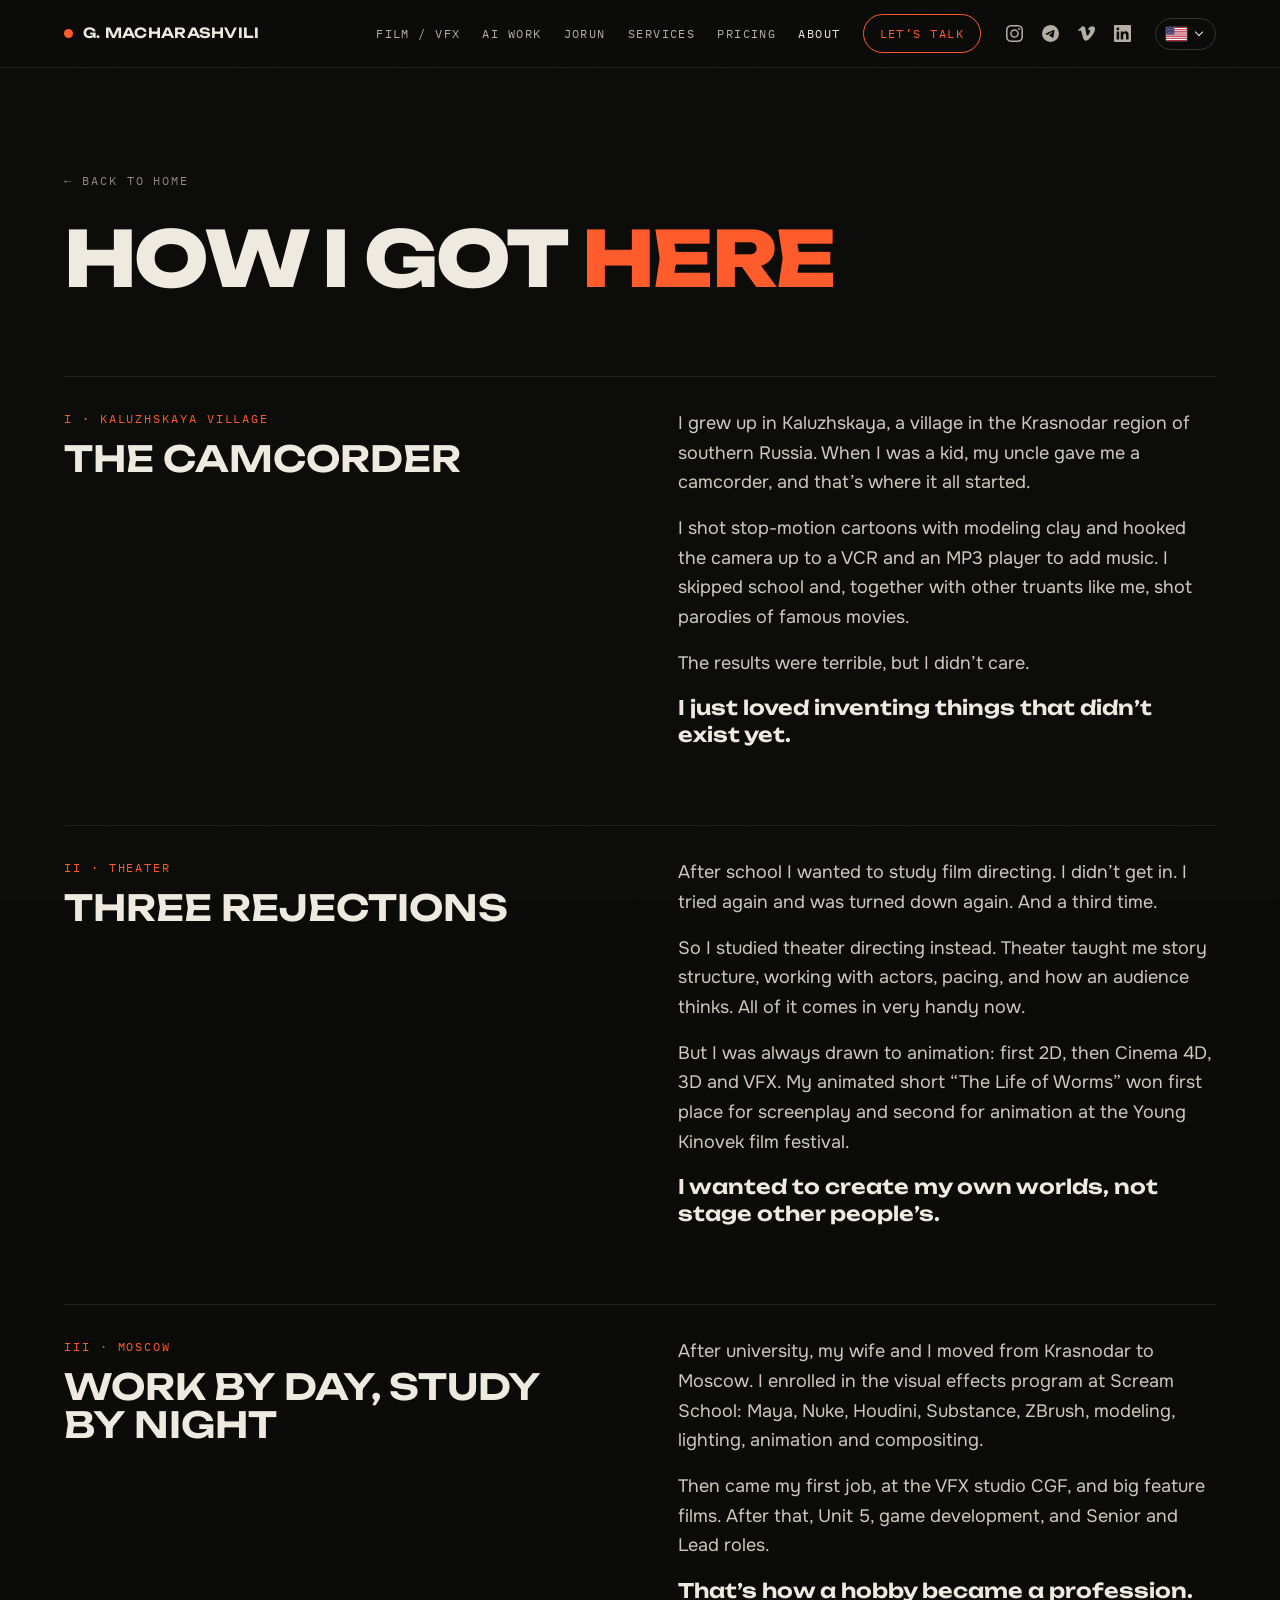
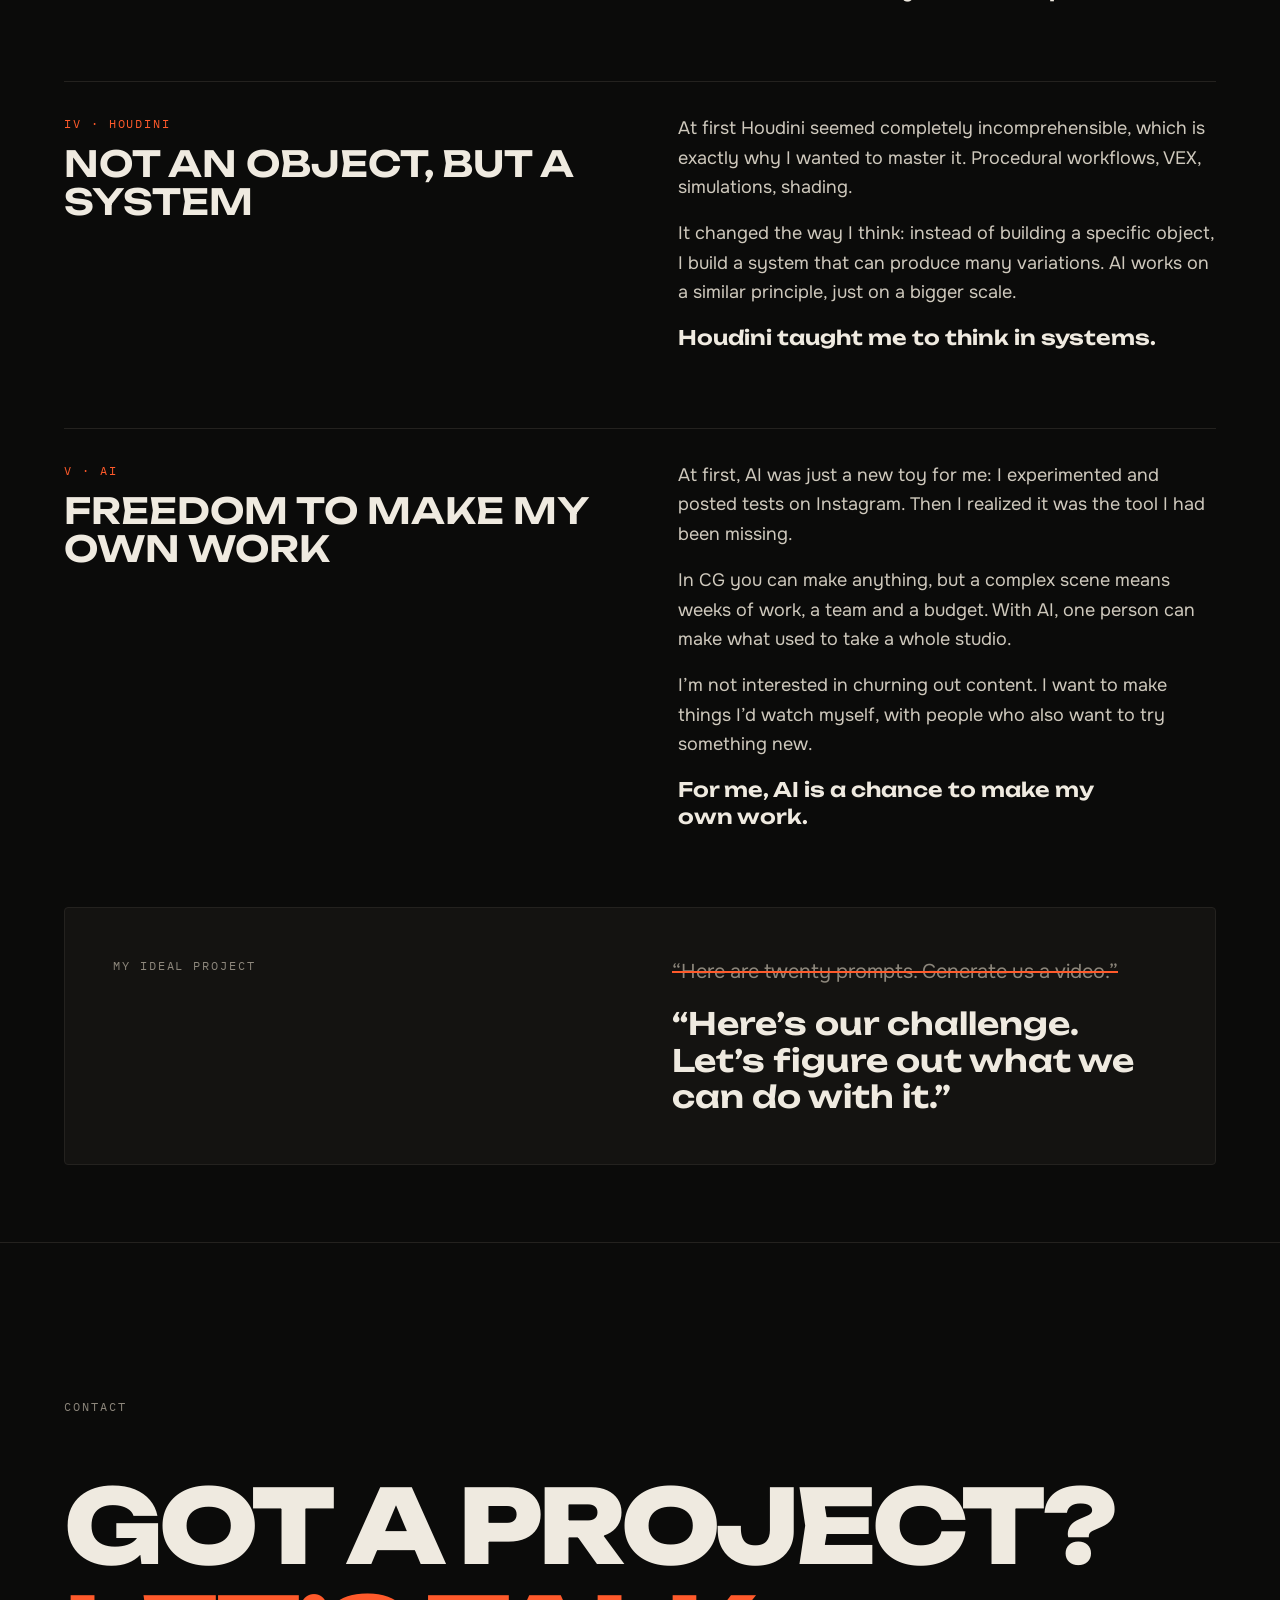
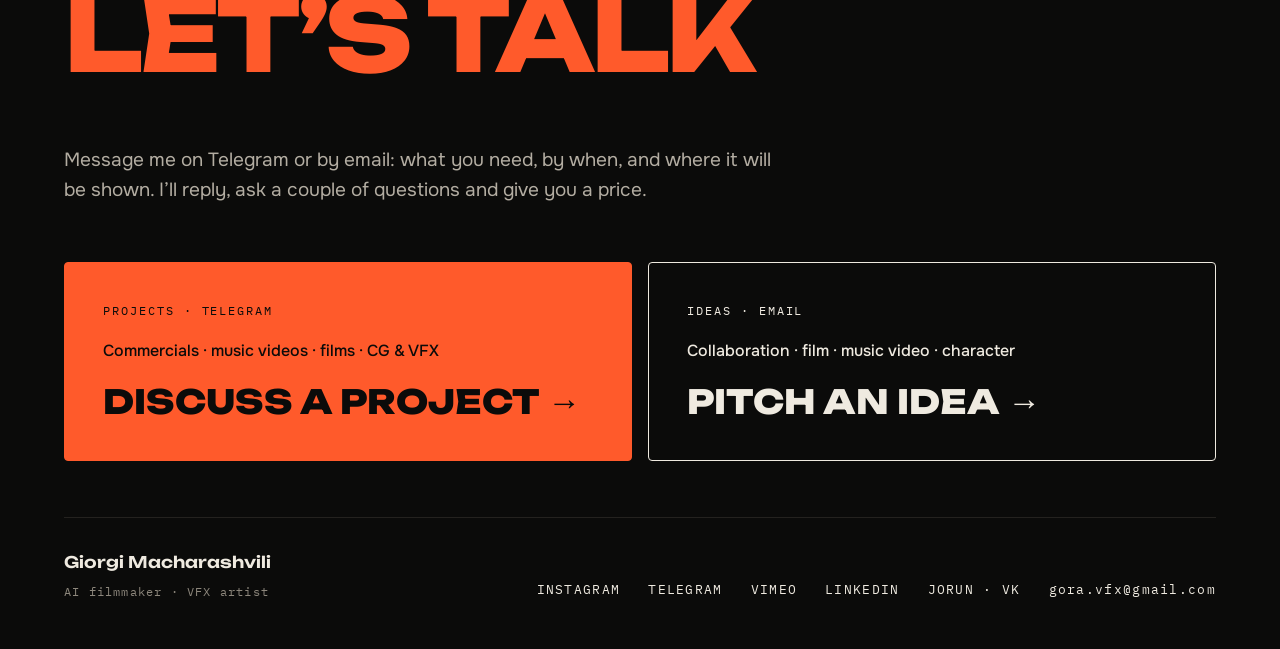
<file: en/about/index.html>
<!DOCTYPE html>
<html lang="en">
<head>
  <meta charset="utf-8">
  <meta name="viewport" content="width=device-width, initial-scale=1, viewport-fit=cover">
  <title>My story — Giorgi Macharashvili</title>
  <meta name="description" content="From a camcorder in a small Russian village, through theater, film and Houdini, to AI. The story of Giorgi Macharashvili, AI filmmaker and VFX artist.">
  <link rel="canonical" href="https://goravfx.github.io/en/about/">
  <link rel="alternate" hreflang="ru" href="https://goravfx.github.io/about/">
  <link rel="alternate" hreflang="en" href="https://goravfx.github.io/en/about/">
  <link rel="alternate" hreflang="x-default" href="https://goravfx.github.io/en/about/">
  <meta name="theme-color" content="#0b0b0a">
  <meta name="author" content="Giorgi Macharashvili">

  <meta property="og:type" content="profile">
  <meta property="og:site_name" content="Giorgi Macharashvili">
  <meta property="og:locale" content="en_US">
  <meta property="og:locale:alternate" content="ru_RU">
  <meta property="og:title" content="My story — Giorgi Macharashvili">
  <meta property="og:description" content="From a camcorder in a small Russian village, through theater, film and Houdini, to AI. The story of Giorgi Macharashvili, AI filmmaker and VFX artist.">
  <meta property="og:url" content="https://goravfx.github.io/en/about/">
  <meta property="og:image" content="https://goravfx.github.io/assets/og-cover-en.jpg?v=1">
  <meta property="og:image:width" content="1200">
  <meta property="og:image:height" content="630">
  <meta property="og:image:alt" content="Giorgi Macharashvili — AI filmmaker and VFX artist">
  <meta name="twitter:card" content="summary_large_image">
  <meta name="twitter:image" content="https://goravfx.github.io/assets/og-cover-en.jpg?v=1">

  <link rel="icon" href="../../assets/favicon.svg" type="image/svg+xml">
  <link rel="icon" href="../../assets/favicon-32.png" sizes="32x32" type="image/png">
  <link rel="apple-touch-icon" href="../../assets/apple-touch-icon.png">

  <link rel="preload" href="../../assets/fonts/unbounded-latin.woff2" as="font" type="font/woff2" crossorigin>
  <link rel="preload" href="../../assets/fonts/onest-latin.woff2" as="font" type="font/woff2" crossorigin>
  <link rel="stylesheet" href="../../assets/css/site.css?v=db1f0f67">
  <script>document.documentElement.classList.add('js')</script>
  <script src="../../assets/js/site.js?v=f21dc6a9" defer></script>
</head>

<body>
<a class="skip" href="#main">Skip to content</a>
<div class="grain" aria-hidden="true"></div>

<header class="site-header">
  <a class="brand" href="../" aria-label="Giorgi Macharashvili — home page">
    <span class="brand-dot" aria-hidden="true"></span>
    <span>G. MACHARASHVILI</span>
  </a>
  <nav class="nav" id="site-nav" aria-label="Site sections">
    <a href="../#vfx">Film / VFX</a>
    <a href="../#work">AI work</a>
    <a href="../#jorun">Jorun</a>
    <a href="../#services">Services</a>
    <a href="../#pricing">Pricing</a>
    <a href="./" aria-current="page">About</a>
    <a class="nav-cta" href="#contact">Let’s talk</a>
    <div class="soc soc-nav">
    <a href="https://www.instagram.com/gora_vfx/" target="_blank" rel="noopener" aria-label="Instagram" title="Instagram"><svg viewBox="0 0 24 24" aria-hidden="true" focusable="false"><path d="M7.0301.084c-1.2768.0602-2.1487.264-2.911.5634-.7888.3075-1.4575.72-2.1228 1.3877-.6652.6677-1.075 1.3368-1.3802 2.127-.2954.7638-.4956 1.6365-.552 2.914-.0564 1.2775-.0689 1.6882-.0626 4.947.0062 3.2586.0206 3.6671.0825 4.9473.061 1.2765.264 2.1482.5635 2.9107.308.7889.72 1.4573 1.388 2.1228.6679.6655 1.3365 1.0743 2.1285 1.38.7632.295 1.6361.4961 2.9134.552 1.2773.056 1.6884.069 4.9462.0627 3.2578-.0062 3.668-.0207 4.9478-.0814 1.28-.0607 2.147-.2652 2.9098-.5633.7889-.3086 1.4578-.72 2.1228-1.3881.665-.6682 1.0745-1.3378 1.3795-2.1284.2957-.7632.4966-1.636.552-2.9124.056-1.2809.0692-1.6898.063-4.948-.0063-3.2583-.021-3.6668-.0817-4.9465-.0607-1.2797-.264-2.1487-.5633-2.9117-.3084-.7889-.72-1.4568-1.3876-2.1228C21.2982 1.33 20.628.9208 19.8378.6165 19.074.321 18.2017.1197 16.9244.0645 15.6471.0093 15.236-.005 11.977.0014 8.718.0076 8.31.0215 7.0301.0839m.1402 21.6932c-1.17-.0509-1.8053-.2453-2.2287-.408-.5606-.216-.96-.4771-1.3819-.895-.422-.4178-.6811-.8186-.9-1.378-.1644-.4234-.3624-1.058-.4171-2.228-.0595-1.2645-.072-1.6442-.079-4.848-.007-3.2037.0053-3.583.0607-4.848.05-1.169.2456-1.805.408-2.2282.216-.5613.4762-.96.895-1.3816.4188-.4217.8184-.6814 1.3783-.9003.423-.1651 1.0575-.3614 2.227-.4171 1.2655-.06 1.6447-.072 4.848-.079 3.2033-.007 3.5835.005 4.8495.0608 1.169.0508 1.8053.2445 2.228.408.5608.216.96.4754 1.3816.895.4217.4194.6816.8176.9005 1.3787.1653.4217.3617 1.056.4169 2.2263.0602 1.2655.0739 1.645.0796 4.848.0058 3.203-.0055 3.5834-.061 4.848-.051 1.17-.245 1.8055-.408 2.2294-.216.5604-.4763.96-.8954 1.3814-.419.4215-.8181.6811-1.3783.9-.4224.1649-1.0577.3617-2.2262.4174-1.2656.0595-1.6448.072-4.8493.079-3.2045.007-3.5825-.006-4.848-.0608M16.953 5.5864A1.44 1.44 0 1 0 18.39 4.144a1.44 1.44 0 0 0-1.437 1.4424M5.8385 12.012c.0067 3.4032 2.7706 6.1557 6.173 6.1493 3.4026-.0065 6.157-2.7701 6.1506-6.1733-.0065-3.4032-2.771-6.1565-6.174-6.1498-3.403.0067-6.156 2.771-6.1496 6.1738M8 12.0077a4 4 0 1 1 4.008 3.9921A3.9996 3.9996 0 0 1 8 12.0077"/></svg></a>
    <a href="https://t.me/gora_vfx" target="_blank" rel="noopener" aria-label="Telegram" title="Telegram"><svg viewBox="0 0 24 24" aria-hidden="true" focusable="false"><path d="M11.944 0A12 12 0 0 0 0 12a12 12 0 0 0 12 12 12 12 0 0 0 12-12A12 12 0 0 0 12 0a12 12 0 0 0-.056 0zm4.962 7.224c.1-.002.321.023.465.14a.506.506 0 0 1 .171.325c.016.093.036.306.02.472-.18 1.898-.962 6.502-1.36 8.627-.168.9-.499 1.201-.82 1.23-.696.065-1.225-.46-1.9-.902-1.056-.693-1.653-1.124-2.678-1.8-1.185-.78-.417-1.21.258-1.91.177-.184 3.247-2.977 3.307-3.23.007-.032.014-.15-.056-.212s-.174-.041-.249-.024c-.106.024-1.793 1.14-5.061 3.345-.48.33-.913.49-1.302.48-.428-.008-1.252-.241-1.865-.44-.752-.245-1.349-.374-1.297-.789.027-.216.325-.437.893-.663 3.498-1.524 5.83-2.529 6.998-3.014 3.332-1.386 4.025-1.627 4.476-1.635z"/></svg></a>
    <a href="https://vimeo.com/user97466918" target="_blank" rel="noopener" aria-label="Vimeo" title="Vimeo"><svg viewBox="0 0 24 24" aria-hidden="true" focusable="false"><path d="M23.9765 6.4168c-.105 2.338-1.739 5.5429-4.894 9.6088-3.2679 4.247-6.0258 6.3699-8.2898 6.3699-1.409 0-2.578-1.294-3.553-3.881l-1.9179-7.1138c-.719-2.584-1.488-3.878-2.312-3.878-.179 0-.806.378-1.8809 1.132l-1.129-1.457a315.06 315.06 0 003.501-3.1279c1.579-1.368 2.765-2.085 3.5539-2.159 1.867-.18 3.016 1.1 3.447 3.838.465 2.953.789 4.789.971 5.5069.5389 2.45 1.1309 3.674 1.7759 3.674.502 0 1.256-.796 2.265-2.385 1.004-1.589 1.54-2.797 1.612-3.628.144-1.371-.395-2.061-1.614-2.061-.574 0-1.167.121-1.777.391 1.186-3.8679 3.434-5.7568 6.7619-5.6368 2.4729.06 3.6279 1.664 3.4929 4.7969z"/></svg></a>
    <a href="https://www.linkedin.com/in/giorgi-macharashvili-4b369a12b/" target="_blank" rel="noopener" aria-label="LinkedIn" title="LinkedIn"><svg viewBox="0 32 448 448" aria-hidden="true" focusable="false"><!-- Font Awesome Free 7.3.1 by @fontawesome - https://fontawesome.com License - https://fontawesome.com/license/free (Icons: CC BY 4.0, Fonts: SIL OFL 1.1, Code: MIT License) Copyright 2026 Fonticons, Inc. --><path d="M416 32L31.9 32C14.3 32 0 46.5 0 64.3L0 447.7C0 465.5 14.3 480 31.9 480L416 480c17.6 0 32-14.5 32-32.3l0-383.4C448 46.5 433.6 32 416 32zM135.4 416l-66.4 0 0-213.8 66.5 0 0 213.8-.1 0zM102.2 96a38.5 38.5 0 1 1 0 77 38.5 38.5 0 1 1 0-77zM384.3 416l-66.4 0 0-104c0-24.8-.5-56.7-34.5-56.7-34.6 0-39.9 27-39.9 54.9l0 105.8-66.4 0 0-213.8 63.7 0 0 29.2 .9 0c8.9-16.8 30.6-34.5 62.9-34.5 67.2 0 79.7 44.3 79.7 101.9l0 117.2z"/></svg></a>
  </div>
  </nav>
  <div class="soc soc-bar">
    <a href="https://www.instagram.com/gora_vfx/" target="_blank" rel="noopener" aria-label="Instagram" title="Instagram"><svg viewBox="0 0 24 24" aria-hidden="true" focusable="false"><path d="M7.0301.084c-1.2768.0602-2.1487.264-2.911.5634-.7888.3075-1.4575.72-2.1228 1.3877-.6652.6677-1.075 1.3368-1.3802 2.127-.2954.7638-.4956 1.6365-.552 2.914-.0564 1.2775-.0689 1.6882-.0626 4.947.0062 3.2586.0206 3.6671.0825 4.9473.061 1.2765.264 2.1482.5635 2.9107.308.7889.72 1.4573 1.388 2.1228.6679.6655 1.3365 1.0743 2.1285 1.38.7632.295 1.6361.4961 2.9134.552 1.2773.056 1.6884.069 4.9462.0627 3.2578-.0062 3.668-.0207 4.9478-.0814 1.28-.0607 2.147-.2652 2.9098-.5633.7889-.3086 1.4578-.72 2.1228-1.3881.665-.6682 1.0745-1.3378 1.3795-2.1284.2957-.7632.4966-1.636.552-2.9124.056-1.2809.0692-1.6898.063-4.948-.0063-3.2583-.021-3.6668-.0817-4.9465-.0607-1.2797-.264-2.1487-.5633-2.9117-.3084-.7889-.72-1.4568-1.3876-2.1228C21.2982 1.33 20.628.9208 19.8378.6165 19.074.321 18.2017.1197 16.9244.0645 15.6471.0093 15.236-.005 11.977.0014 8.718.0076 8.31.0215 7.0301.0839m.1402 21.6932c-1.17-.0509-1.8053-.2453-2.2287-.408-.5606-.216-.96-.4771-1.3819-.895-.422-.4178-.6811-.8186-.9-1.378-.1644-.4234-.3624-1.058-.4171-2.228-.0595-1.2645-.072-1.6442-.079-4.848-.007-3.2037.0053-3.583.0607-4.848.05-1.169.2456-1.805.408-2.2282.216-.5613.4762-.96.895-1.3816.4188-.4217.8184-.6814 1.3783-.9003.423-.1651 1.0575-.3614 2.227-.4171 1.2655-.06 1.6447-.072 4.848-.079 3.2033-.007 3.5835.005 4.8495.0608 1.169.0508 1.8053.2445 2.228.408.5608.216.96.4754 1.3816.895.4217.4194.6816.8176.9005 1.3787.1653.4217.3617 1.056.4169 2.2263.0602 1.2655.0739 1.645.0796 4.848.0058 3.203-.0055 3.5834-.061 4.848-.051 1.17-.245 1.8055-.408 2.2294-.216.5604-.4763.96-.8954 1.3814-.419.4215-.8181.6811-1.3783.9-.4224.1649-1.0577.3617-2.2262.4174-1.2656.0595-1.6448.072-4.8493.079-3.2045.007-3.5825-.006-4.848-.0608M16.953 5.5864A1.44 1.44 0 1 0 18.39 4.144a1.44 1.44 0 0 0-1.437 1.4424M5.8385 12.012c.0067 3.4032 2.7706 6.1557 6.173 6.1493 3.4026-.0065 6.157-2.7701 6.1506-6.1733-.0065-3.4032-2.771-6.1565-6.174-6.1498-3.403.0067-6.156 2.771-6.1496 6.1738M8 12.0077a4 4 0 1 1 4.008 3.9921A3.9996 3.9996 0 0 1 8 12.0077"/></svg></a>
    <a href="https://t.me/gora_vfx" target="_blank" rel="noopener" aria-label="Telegram" title="Telegram"><svg viewBox="0 0 24 24" aria-hidden="true" focusable="false"><path d="M11.944 0A12 12 0 0 0 0 12a12 12 0 0 0 12 12 12 12 0 0 0 12-12A12 12 0 0 0 12 0a12 12 0 0 0-.056 0zm4.962 7.224c.1-.002.321.023.465.14a.506.506 0 0 1 .171.325c.016.093.036.306.02.472-.18 1.898-.962 6.502-1.36 8.627-.168.9-.499 1.201-.82 1.23-.696.065-1.225-.46-1.9-.902-1.056-.693-1.653-1.124-2.678-1.8-1.185-.78-.417-1.21.258-1.91.177-.184 3.247-2.977 3.307-3.23.007-.032.014-.15-.056-.212s-.174-.041-.249-.024c-.106.024-1.793 1.14-5.061 3.345-.48.33-.913.49-1.302.48-.428-.008-1.252-.241-1.865-.44-.752-.245-1.349-.374-1.297-.789.027-.216.325-.437.893-.663 3.498-1.524 5.83-2.529 6.998-3.014 3.332-1.386 4.025-1.627 4.476-1.635z"/></svg></a>
    <a href="https://vimeo.com/user97466918" target="_blank" rel="noopener" aria-label="Vimeo" title="Vimeo"><svg viewBox="0 0 24 24" aria-hidden="true" focusable="false"><path d="M23.9765 6.4168c-.105 2.338-1.739 5.5429-4.894 9.6088-3.2679 4.247-6.0258 6.3699-8.2898 6.3699-1.409 0-2.578-1.294-3.553-3.881l-1.9179-7.1138c-.719-2.584-1.488-3.878-2.312-3.878-.179 0-.806.378-1.8809 1.132l-1.129-1.457a315.06 315.06 0 003.501-3.1279c1.579-1.368 2.765-2.085 3.5539-2.159 1.867-.18 3.016 1.1 3.447 3.838.465 2.953.789 4.789.971 5.5069.5389 2.45 1.1309 3.674 1.7759 3.674.502 0 1.256-.796 2.265-2.385 1.004-1.589 1.54-2.797 1.612-3.628.144-1.371-.395-2.061-1.614-2.061-.574 0-1.167.121-1.777.391 1.186-3.8679 3.434-5.7568 6.7619-5.6368 2.4729.06 3.6279 1.664 3.4929 4.7969z"/></svg></a>
    <a href="https://www.linkedin.com/in/giorgi-macharashvili-4b369a12b/" target="_blank" rel="noopener" aria-label="LinkedIn" title="LinkedIn"><svg viewBox="0 32 448 448" aria-hidden="true" focusable="false"><!-- Font Awesome Free 7.3.1 by @fontawesome - https://fontawesome.com License - https://fontawesome.com/license/free (Icons: CC BY 4.0, Fonts: SIL OFL 1.1, Code: MIT License) Copyright 2026 Fonticons, Inc. --><path d="M416 32L31.9 32C14.3 32 0 46.5 0 64.3L0 447.7C0 465.5 14.3 480 31.9 480L416 480c17.6 0 32-14.5 32-32.3l0-383.4C448 46.5 433.6 32 416 32zM135.4 416l-66.4 0 0-213.8 66.5 0 0 213.8-.1 0zM102.2 96a38.5 38.5 0 1 1 0 77 38.5 38.5 0 1 1 0-77zM384.3 416l-66.4 0 0-104c0-24.8-.5-56.7-34.5-56.7-34.6 0-39.9 27-39.9 54.9l0 105.8-66.4 0 0-213.8 63.7 0 0 29.2 .9 0c8.9-16.8 30.6-34.5 62.9-34.5 67.2 0 79.7 44.3 79.7 101.9l0 117.2z"/></svg></a>
  </div>
  <details class="lang">
    <summary class="lang-btn" aria-label="Site language: English"><span class="flag" aria-hidden="true"><svg viewBox="0 0 30 20" width="21" height="14" focusable="false"><rect width="30" height="20" fill="#fff"/><path d="M0 0.000h30v1.538H0zM0 3.077h30v1.538H0zM0 6.154h30v1.538H0zM0 9.231h30v1.538H0zM0 12.308h30v1.538H0zM0 15.385h30v1.538H0zM0 18.462h30v1.538H0z" fill="#b22234"/><rect width="12" height="10.769" fill="#3c3b6e"/><g fill="#fff"><circle cx="1.2" cy="1.20" r=".55"/><circle cx="6.0" cy="1.20" r=".55"/><circle cx="10.8" cy="1.20" r=".55"/><circle cx="3.6" cy="3.30" r=".55"/><circle cx="8.4" cy="3.30" r=".55"/><circle cx="1.2" cy="5.40" r=".55"/><circle cx="6.0" cy="5.40" r=".55"/><circle cx="10.8" cy="5.40" r=".55"/><circle cx="3.6" cy="7.50" r=".55"/><circle cx="8.4" cy="7.50" r=".55"/><circle cx="1.2" cy="9.60" r=".55"/><circle cx="6.0" cy="9.60" r=".55"/><circle cx="10.8" cy="9.60" r=".55"/></g></svg></span><span class="lang-code" aria-hidden="true">EN</span><span class="lang-caret" aria-hidden="true"></span></summary>
    <ul class="lang-menu">
      <li><a href="../../about/" hreflang="ru" lang="ru" data-lang="ru"><span class="flag" aria-hidden="true"><svg viewBox="0 0 30 20" width="21" height="14" focusable="false"><rect width="30" height="20" fill="#fff"/><rect y="6.667" width="30" height="6.667" fill="#0039a6"/><rect y="13.333" width="30" height="6.667" fill="#d52b1e"/></svg></span><span>Русский</span></a></li>
      <li><a href="../../en/about/" hreflang="en" lang="en" data-lang="en" aria-current="true"><span class="flag" aria-hidden="true"><svg viewBox="0 0 30 20" width="21" height="14" focusable="false"><rect width="30" height="20" fill="#fff"/><path d="M0 0.000h30v1.538H0zM0 3.077h30v1.538H0zM0 6.154h30v1.538H0zM0 9.231h30v1.538H0zM0 12.308h30v1.538H0zM0 15.385h30v1.538H0zM0 18.462h30v1.538H0z" fill="#b22234"/><rect width="12" height="10.769" fill="#3c3b6e"/><g fill="#fff"><circle cx="1.2" cy="1.20" r=".55"/><circle cx="6.0" cy="1.20" r=".55"/><circle cx="10.8" cy="1.20" r=".55"/><circle cx="3.6" cy="3.30" r=".55"/><circle cx="8.4" cy="3.30" r=".55"/><circle cx="1.2" cy="5.40" r=".55"/><circle cx="6.0" cy="5.40" r=".55"/><circle cx="10.8" cy="5.40" r=".55"/><circle cx="3.6" cy="7.50" r=".55"/><circle cx="8.4" cy="7.50" r=".55"/><circle cx="1.2" cy="9.60" r=".55"/><circle cx="6.0" cy="9.60" r=".55"/><circle cx="10.8" cy="9.60" r=".55"/></g></svg></span><span>English</span></a></li>
    </ul>
  </details>
  <button class="menu-btn" type="button" aria-expanded="false" aria-controls="site-nav" aria-label="Menu">
    <span class="menu-label" aria-hidden="true">Menu</span><span class="menu-icon" aria-hidden="true"></span>
  </button>
</header>

<main id="main">

<article class="story">
  <div class="story-head">
    <a class="back" href="../">← BACK TO HOME</a>
    <h1 class="story-title">How I got <span class="acc">here</span></h1>
  </div>
  <section class="chapter" aria-labelledby="ch-1">
    <div class="chapter-head">
      <span class="chapter-i">I · KALUZHSKAYA VILLAGE</span>
      <h2 class="chapter-t" id="ch-1">The camcorder</h2>
    </div>
    <div class="chapter-body">
      <p>I grew up in Kaluzhskaya, a village in the Krasnodar region of southern Russia. When I was a kid, my uncle gave me a camcorder, and that’s where it all started.</p>
      <p>I shot stop-motion cartoons with modeling clay and hooked the camera up to a VCR and an MP3 player to add music. I skipped school and, together with other truants like me, shot parodies of famous movies.</p>
      <p>The results were terrible, but I didn’t care.</p>
      <p class="chapter-q">I just loved inventing things that didn’t exist yet.</p>
    </div>
  </section>
  <section class="chapter" aria-labelledby="ch-2">
    <div class="chapter-head">
      <span class="chapter-i">II · THEATER</span>
      <h2 class="chapter-t" id="ch-2">Three rejections</h2>
    </div>
    <div class="chapter-body">
      <p>After school I wanted to study film directing. I didn’t get in. I tried again and was turned down again. And a third time.</p>
      <p>So I studied theater directing instead. Theater taught me story structure, working with actors, pacing, and how an audience thinks. All of it comes in very handy now.</p>
      <p>But I was always drawn to animation: first 2D, then Cinema 4D, 3D and VFX. My animated short “The Life of Worms” won first place for screenplay and second for animation at the Young Kinovek film festival.</p>
      <p class="chapter-q">I wanted to create my own worlds, not stage other people’s.</p>
    </div>
  </section>
  <section class="chapter" aria-labelledby="ch-3">
    <div class="chapter-head">
      <span class="chapter-i">III · MOSCOW</span>
      <h2 class="chapter-t" id="ch-3">Work by day, study by night</h2>
    </div>
    <div class="chapter-body">
      <p>After university, my wife and I moved from Krasnodar to Moscow. I enrolled in the visual effects program at Scream School: Maya, Nuke, Houdini, Substance, ZBrush, modeling, lighting, animation and compositing.</p>
      <p>Then came my first job, at the VFX studio CGF, and big feature films. After that, Unit 5, game development, and Senior and Lead roles.</p>
      <p class="chapter-q">That’s how a hobby became a profession.</p>
    </div>
  </section>
  <section class="chapter" aria-labelledby="ch-4">
    <div class="chapter-head">
      <span class="chapter-i">IV · HOUDINI</span>
      <h2 class="chapter-t" id="ch-4">Not an object, but a system</h2>
    </div>
    <div class="chapter-body">
      <p>At first Houdini seemed completely incomprehensible, which is exactly why I wanted to master it. Procedural workflows, VEX, simulations, shading.</p>
      <p>It changed the way I think: instead of building a specific object, I build a system that can produce many variations. AI works on a similar principle, just on a bigger scale.</p>
      <p class="chapter-q">Houdini taught me to think in systems.</p>
    </div>
  </section>
  <section class="chapter" aria-labelledby="ch-5">
    <div class="chapter-head">
      <span class="chapter-i">V · AI</span>
      <h2 class="chapter-t" id="ch-5">Freedom to make my own work</h2>
    </div>
    <div class="chapter-body">
      <p>At first, AI was just a new toy for me: I experimented and posted tests on Instagram. Then I realized it was the tool I had been missing.</p>
      <p>In CG you can make anything, but a complex scene means weeks of work, a team and a budget. With AI, one person can make what used to take a whole studio.</p>
      <p>I’m not interested in churning out content. I want to make things I’d watch myself, with people who also want to try something new.</p>
      <p class="chapter-q">For me, AI is a chance to make my own work.</p>
    </div>
  </section>
  <aside class="ideal" aria-label="My ideal project">
    <p class="eyebrow">My ideal project</p>
    <div class="ideal-body">
      <p class="ideal-no">“Here are twenty prompts. Generate us a video.”</p>
      <p class="ideal-yes">“Here’s our challenge. Let’s figure out what we can do with it.”</p>
    </div>
  </aside>
</article>

</main>

<section class="contact" id="contact" aria-labelledby="contact-title">
  <p class="eyebrow">Contact</p>
  <h2 class="contact-title" id="contact-title">Got a project? <span class="acc">Let’s talk</span></h2>
  <p class="contact-lead">Message me on Telegram or by email: what you need, by when, and where it will be shown. I’ll reply, ask a couple of questions and give you a price.</p>
  <div class="contact-cards">
    <a class="ccard ccard-accent" href="https://t.me/gora_vfx" target="_blank" rel="noopener">
      <span class="ccard-label">PROJECTS · TELEGRAM</span>
      <span class="ccard-text">Commercials · music videos · films · CG &amp; VFX</span>
      <span class="ccard-cta">Discuss a project →</span>
    </a>
    <a class="ccard" href="mailto:gora.vfx@gmail.com" data-idea>
      <span class="ccard-label">IDEAS · EMAIL</span>
      <span class="ccard-text">Collaboration · film · music video · character</span>
      <span class="ccard-cta">Pitch an idea →</span>
    </a>
  </div>
  <dialog class="idea" id="idea" aria-labelledby="idea-title">
    <form class="idea-form" data-endpoint="https://formsubmit.co/ajax/gora.vfx@gmail.com" method="post">
      <div class="idea-top">
        <p class="eyebrow">Straight to my inbox</p>
        <button class="idea-close" type="button" aria-label="Close the form">✕</button>
      </div>
      <h2 class="idea-title" id="idea-title">Pitch an idea</h2>
      <p class="idea-lead">Describe your idea or project. It will land in my inbox, and I’ll get back to you.</p>
      <label class="field">
        <span class="field-label">Your idea</span>
        <textarea name="Идея" rows="6" maxlength="5000" required placeholder="What you want to make, and why"></textarea>
      </label>
      <label class="field">
        <span class="field-label">How to reach you</span>
        <input name="Контакт" type="text" maxlength="200" required autocomplete="email" placeholder="Email, Telegram or phone">
      </label>
      <label class="field">
        <span class="field-label">Name <span class="field-opt">— optional</span></span>
        <input name="Имя" type="text" maxlength="120" autocomplete="name">
      </label>
      <input class="hp" type="text" name="_honey" tabindex="-1" autocomplete="off" aria-hidden="true">
      <div class="idea-actions">
        <button class="btn btn-accent idea-send" type="submit">Send →</button>
        <p class="idea-status" role="status" aria-live="polite"></p>
      </div>
    </form>
    <div class="idea-done" hidden>
      <div class="idea-top">
        <p class="eyebrow"><span class="acc">Sent</span></p>
        <button class="idea-close" type="button" aria-label="Close">✕</button>
      </div>
      <h2 class="idea-title">Thank you!</h2>
      <p class="idea-lead">Your message is in my inbox. I’ll get back to you using the details you left.</p>
      <div><button class="btn btn-line idea-close-btn" type="button">Close</button></div>
    </div>
  </dialog>
  <footer class="site-footer">
    <div class="stack footer-id">
      <span class="footer-name">Giorgi Macharashvili</span>
      <span class="footer-role">AI filmmaker · VFX artist</span>
    </div>
    <nav class="footer-links" aria-label="Contacts and social media">
      <a href="https://www.instagram.com/gora_vfx/" target="_blank" rel="noopener">Instagram</a>
      <a href="https://t.me/gora_vfx" target="_blank" rel="noopener">Telegram</a>
      <a href="https://vimeo.com/user97466918" target="_blank" rel="noopener">Vimeo</a>
      <a href="https://www.linkedin.com/in/giorgi-macharashvili-4b369a12b/" target="_blank" rel="noopener">LinkedIn</a>
      <a href="https://vk.ru/jorundo" target="_blank" rel="noopener">Jorun · VK</a>
      <a class="mail" href="mailto:gora.vfx@gmail.com">gora.vfx@gmail.com</a>
    </nav>
  </footer>
</section>


<div class="lang-hint" data-lang-hint="ru" lang="ru" hidden>
  <p class="lang-hint-t">Этот сайт есть и на русском.</p>
  <a class="lang-hint-go" href="../../about/" hreflang="ru" data-lang="ru"><span class="flag" aria-hidden="true"><svg viewBox="0 0 30 20" width="21" height="14" focusable="false"><rect width="30" height="20" fill="#fff"/><rect y="6.667" width="30" height="6.667" fill="#0039a6"/><rect y="13.333" width="30" height="6.667" fill="#d52b1e"/></svg></span><span>Читать по-русски</span></a>
  <button class="lang-hint-x" type="button" aria-label="Закрыть">✕</button>
</div>

</body>
</html>
</file>
<file: assets/css/site.css>
/* =========================================================
   Гиоргий Мачарашвили — сайт-портфолио
   Цвета, шрифты и отступы задаются переменными ниже.
   ========================================================= */

/* ---------- Шрифты (локальные копии Google Fonts) ---------- */
@font-face {
  font-family: 'Unbounded';
  font-style: normal;
  font-weight: 200 900;
  font-display: swap;
  src: url('../fonts/unbounded-cyrillic.woff2') format('woff2');
  unicode-range: U+0301, U+0400-045F, U+0490-0491, U+04B0-04B1, U+2116;
}
@font-face {
  font-family: 'Unbounded';
  font-style: normal;
  font-weight: 200 900;
  font-display: swap;
  src: url('../fonts/unbounded-latin.woff2') format('woff2');
  unicode-range: U+0000-00FF, U+0131, U+0152-0153, U+02BB-02BC, U+02C6, U+02DA, U+02DC, U+0304, U+0308, U+0329, U+2000-206F, U+20AC, U+2122, U+2191, U+2193, U+2212, U+2215, U+FEFF, U+FFFD;
}
@font-face {
  font-family: 'Unbounded';
  font-style: normal;
  font-weight: 200 900;
  font-display: swap;
  src: url('../fonts/unbounded-currency.woff2') format('woff2');
  unicode-range: U+20B4, U+20B8, U+20BD;
}
@font-face {
  font-family: 'Onest';
  font-style: normal;
  font-weight: 100 900;
  font-display: swap;
  src: url('../fonts/onest-cyrillic.woff2') format('woff2');
  unicode-range: U+0301, U+0400-045F, U+0490-0491, U+04B0-04B1, U+2116;
}
@font-face {
  font-family: 'Onest';
  font-style: normal;
  font-weight: 100 900;
  font-display: swap;
  src: url('../fonts/onest-latin.woff2') format('woff2');
  unicode-range: U+0000-00FF, U+0131, U+0152-0153, U+02BB-02BC, U+02C6, U+02DA, U+02DC, U+0304, U+0308, U+0329, U+2000-206F, U+20AC, U+2122, U+2191, U+2193, U+2212, U+2215, U+FEFF, U+FFFD;
}
@font-face {
  font-family: 'Onest';
  font-style: normal;
  font-weight: 100 900;
  font-display: swap;
  src: url('../fonts/onest-symbols.woff2') format('woff2');
  unicode-range: U+2190, U+2192, U+2194-2199, U+21AF, U+21E6-21F0, U+21F3, U+2218-2219, U+2299, U+22C4-22C6, U+2300-243F, U+2440-244A, U+2460-24FF, U+25A0-27BF, U+2800-28FF;
}
@font-face {
  font-family: 'Onest';
  font-style: normal;
  font-weight: 100 900;
  font-display: swap;
  src: url('../fonts/onest-currency.woff2') format('woff2');
  unicode-range: U+20B4, U+20B8, U+20BD;
}
@font-face {
  font-family: 'IBM Plex Mono';
  font-style: normal;
  font-weight: 400;
  font-display: swap;
  src: url('../fonts/plex-mono-400-cyrillic.woff2') format('woff2');
  unicode-range: U+0301, U+0400-045F, U+0490-0491, U+04B0-04B1, U+2116;
}
@font-face {
  font-family: 'IBM Plex Mono';
  font-style: normal;
  font-weight: 400;
  font-display: swap;
  src: url('../fonts/plex-mono-400-latin.woff2') format('woff2');
  unicode-range: U+0000-00FF, U+0131, U+0152-0153, U+02BB-02BC, U+02C6, U+02DA, U+02DC, U+0304, U+0308, U+0329, U+2000-206F, U+20AC, U+2122, U+2191, U+2193, U+2212, U+2215, U+FEFF, U+FFFD;
}
@font-face {
  font-family: 'IBM Plex Mono';
  font-style: normal;
  font-weight: 500;
  font-display: swap;
  src: url('../fonts/plex-mono-500-cyrillic.woff2') format('woff2');
  unicode-range: U+0301, U+0400-045F, U+0490-0491, U+04B0-04B1, U+2116;
}
@font-face {
  font-family: 'IBM Plex Mono';
  font-style: normal;
  font-weight: 500;
  font-display: swap;
  src: url('../fonts/plex-mono-500-latin.woff2') format('woff2');
  unicode-range: U+0000-00FF, U+0131, U+0152-0153, U+02BB-02BC, U+02C6, U+02DA, U+02DC, U+0304, U+0308, U+0329, U+2000-206F, U+20AC, U+2122, U+2191, U+2193, U+2212, U+2215, U+FEFF, U+FFFD;
}

/* ---------- Переменные ---------- */
:root {
  --bg: #0b0b0a;
  --bg-2: #141311;
  --line: #24221f;
  --line-2: #34312c;
  --line-3: #2e2b27;
  --fg: #efeae0;
  --fg-2: #d8d2c6;
  --fg-3: #cfc9bd;
  --muted: #b3ada2;
  --muted-2: #a39d92;
  --muted-3: #8d877c;
  --muted-4: #857f75;
  --accent: #ff5a2b;
  --ink: #0b0b0a;
  --paper: #efeae0;
  --paper-ink: #3a3732;

  --f-display: 'Unbounded', 'Arial Black', sans-serif;
  --f-text: 'Onest', 'Segoe UI', system-ui, -apple-system, sans-serif;
  --f-mono: 'IBM Plex Mono', ui-monospace, 'SFMono-Regular', Menlo, Consolas, monospace;

  --gut: clamp(20px, 5vw, 72px);
  --sec-y: clamp(72px, 10vw, 150px);
  --hh: 68px; /* высота шапки; уточняется скриптом */

  color-scheme: dark;
}

/* ---------- База ---------- */
*, *::before, *::after { box-sizing: border-box; }
html {
  -webkit-text-size-adjust: 100%;
  text-size-adjust: 100%;
  background: var(--bg);
  scroll-behavior: smooth;
}
body {
  margin: 0;
  min-height: 100vh;
  background: var(--bg);
  color: var(--fg);
  font-family: var(--f-text);
  font-size: 17px;
  line-height: 1.6;
  -webkit-font-smoothing: antialiased;
  -moz-osx-font-smoothing: grayscale;
  overflow-x: clip;
}
img { display: block; max-width: 100%; height: auto; }
a { color: var(--fg); text-decoration: none; transition: color .2s, background-color .2s, border-color .2s; }
a:hover { color: var(--accent); }
p, h1, h2, h3, ul, ol { margin: 0; }
ul, ol { padding: 0; list-style: none; }
button { font: inherit; color: inherit; }
::selection { background: var(--accent); color: var(--ink); }
:focus-visible { outline: 2px solid var(--accent); outline-offset: 3px; border-radius: 2px; }
[id] { scroll-margin-top: calc(var(--hh) - 1px); }
.acc { color: var(--accent); }
.nowrap { white-space: nowrap; }
.sr-only {
  position: absolute; width: 1px; height: 1px; padding: 0; margin: -1px;
  overflow: hidden; clip: rect(0 0 0 0); white-space: nowrap; border: 0;
}
.skip {
  position: absolute; left: 12px; top: -80px; z-index: 100;
  padding: 10px 16px; border-radius: 999px;
  background: var(--accent); color: var(--ink); font-weight: 600;
}
.skip:focus { top: 12px; color: var(--ink); }

@keyframes blink { 0%, 49% { opacity: 1; } 50%, 100% { opacity: .15; } }

/* Плёночное зерно поверх всего сайта */
.grain {
  position: fixed; inset: 0; z-index: 60; pointer-events: none;
  opacity: .07; mix-blend-mode: overlay;
  background-image: url("data:image/svg+xml;utf8,<svg xmlns='http://www.w3.org/2000/svg' width='160' height='160'><filter id='n'><feTurbulence type='fractalNoise' baseFrequency='.9' numOctaves='2' stitchTiles='stitch'/></filter><rect width='100%' height='100%' filter='url(%23n)'/></svg>");
}

/* ---------- Общие элементы ---------- */
.eyebrow {
  font-family: var(--f-mono); font-size: 12px; letter-spacing: .16em;
  color: var(--muted-3); text-transform: uppercase;
}
.h2 {
  font-family: var(--f-display); font-weight: 800;
  font-size: clamp(34px, 5.2vw, 78px); line-height: .98; letter-spacing: -.03em;
  text-transform: uppercase;
}
.lead { max-width: 520px; color: var(--muted); font-size: 18px; text-wrap: pretty; }
.pretty { text-wrap: pretty; }

.section {
  padding: var(--sec-y) var(--gut);
  border-top: 1px solid var(--line);
}
.stack { display: flex; flex-direction: column; }
.grid-420 { display: grid; grid-template-columns: repeat(auto-fit, minmax(min(100%, 420px), 1fr)); }
.sec-head { gap: 40px; align-items: end; }
.sec-head > .stack { gap: 20px; }

.chips { display: flex; flex-wrap: wrap; gap: 8px; }
.chip {
  padding: 7px 13px; border: 1px solid var(--line-2); border-radius: 999px;
  font-size: 14px; line-height: 1.6; color: var(--fg-2);
}

.btns { display: flex; flex-wrap: wrap; gap: 12px; }
.btn {
  display: inline-flex; align-items: center; justify-content: center; gap: 8px;
  padding: 16px 26px; border-radius: 999px; border: 1px solid transparent;
  font-family: var(--f-text); font-size: 15px; font-weight: 500; line-height: 1.6;
  cursor: pointer; white-space: nowrap;
}
@media (max-width: 420px) { .btn { white-space: normal; text-align: center; } }
.btn-accent { background: var(--accent); color: var(--ink); font-weight: 600; }
.btn-accent:hover { background: var(--fg); color: var(--ink); }
.btn-line { border-color: var(--fg); color: var(--fg); }
.btn-line:hover { background: var(--fg); color: var(--ink); }
.btn-paper { background: var(--paper); color: var(--ink); font-weight: 600; }
.btn-paper:hover { background: var(--accent); color: var(--ink); }

/* ---------- Шапка ---------- */
.site-header {
  position: sticky; top: 0; z-index: 50;
  display: flex; align-items: center; justify-content: space-between; gap: 10px 24px;
  padding: 14px var(--gut);
  background: rgba(11, 11, 10, .86);
  -webkit-backdrop-filter: blur(10px);
  backdrop-filter: blur(10px);
  border-bottom: 1px solid var(--line);
}
.brand {
  display: flex; align-items: center; gap: 10px; flex-shrink: 0;
  font-family: var(--f-display); font-weight: 600; font-size: 14px; letter-spacing: .02em;
  color: var(--fg);
}
.brand:hover { color: var(--fg); }
.brand-dot {
  width: 9px; height: 9px; border-radius: 50%; background: var(--accent);
  animation: blink 1.6s infinite;
}
.nav {
  display: flex; align-items: center; gap: clamp(14px, 2.2vw, 28px);
  margin-left: auto; white-space: nowrap;
  font-family: var(--f-mono); font-size: 12px; letter-spacing: .12em; text-transform: uppercase;
}
.nav a { color: var(--muted); }
.nav a:hover, .nav a[aria-current="page"] { color: var(--fg); }
.nav .nav-cta {
  padding: 9px 16px; border: 1px solid var(--accent); border-radius: 999px; color: var(--accent);
}
.nav .nav-cta:hover { background: var(--accent); color: var(--ink); }
.menu-btn { display: none; }

/* Мобильное меню (до 1280 px: на узких ноутбуках полное меню, значки соцсетей и язык не помещаются в строку) */
@media (max-width: 1279px) {
  .js .menu-btn {
    display: inline-flex; align-items: center; gap: 10px;
    padding: 9px 16px; border: 1px solid var(--line-2); border-radius: 999px;
    background: none; cursor: pointer;
    font-family: var(--f-mono); font-size: 12px; letter-spacing: .12em; text-transform: uppercase;
    color: var(--fg);
  }
  .menu-icon { position: relative; width: 14px; height: 8px; }
  .menu-icon::before, .menu-icon::after {
    content: ''; position: absolute; left: 0; right: 0; height: 1.5px; background: currentColor;
    transition: transform .25s, top .25s;
  }
  .menu-icon::before { top: 0; }
  .menu-icon::after { top: 6.5px; }
  .menu-open .menu-icon::before { top: 3.25px; transform: rotate(45deg); }
  .menu-open .menu-icon::after { top: 3.25px; transform: rotate(-45deg); }

  .js .nav {
    position: fixed; left: 0; right: 0; top: var(--hh); bottom: 0; z-index: 49;
    display: flex; flex-direction: column; align-items: stretch; gap: 0;
    margin: 0; padding: 8px var(--gut) calc(32px + env(safe-area-inset-bottom));
    background: var(--bg); overflow-y: auto;
    font-family: var(--f-display); font-weight: 600; font-size: clamp(26px, 7vw, 40px);
    letter-spacing: -.01em; white-space: normal;
    visibility: hidden; opacity: 0; transform: translateY(-8px);
    transition: opacity .2s, transform .2s, visibility 0s .2s;
  }
  .js .menu-open .nav {
    visibility: visible; opacity: 1; transform: none;
    transition: opacity .2s, transform .2s;
  }
  /* backdrop-filter делает шапку контейнером для fixed-элементов и ломает меню — на мобильных без размытия */
  .js .site-header {
    -webkit-backdrop-filter: none; backdrop-filter: none; background: rgba(11, 11, 10, .96);
  }
  .js .site-header.menu-open { background: var(--bg); }
  .js .nav a { padding: 16px 0; border-bottom: 1px solid var(--line); color: var(--fg); }
  .js .nav a:hover { color: var(--accent); }
  .js .nav .nav-cta {
    margin-top: 28px; padding: 18px 26px; border: 0; border-radius: 999px;
    background: var(--accent); color: var(--ink); text-align: center;
    font-family: var(--f-text); font-size: 16px; font-weight: 600; letter-spacing: 0; text-transform: none;
  }
  .js .nav .nav-cta:hover { background: var(--fg); }

  /* Без JavaScript: меню — прокручиваемая строка, как в исходном дизайне */
  html:not(.js) .site-header { flex-wrap: wrap; }
  html:not(.js) .nav { order: 2; max-width: 100%; overflow-x: auto; scrollbar-width: none; }
  html:not(.js) .nav::-webkit-scrollbar { display: none; }

  /* Значки соцсетей и язык — справа, рядом с кнопкой меню */
  .site-header { column-gap: 10px; }
  .soc-bar { margin-left: auto; }
}
@media (max-width: 639px) {
  /* На телефоне значки соцсетей — внутри меню, в шапке остаются язык и кнопка меню */
  .site-header .soc-bar { display: none; }
  .lang { margin-left: auto; }
  .js .nav .soc-nav { display: flex; justify-content: center; gap: 12px; margin-top: 28px; }
  .js .nav .soc-nav a {
    width: 52px; height: 52px; padding: 0;
    border: 1px solid var(--line-2); border-radius: 50%; color: var(--fg);
  }
  .js .nav .soc-nav a:hover { color: var(--accent); border-color: var(--accent); background: none; }
  .js .nav .soc-nav svg { width: 22px; height: 22px; }
}
@media (min-width: 1280px) and (max-width: 1439px) {
  /* Узкий ноутбук: у переключателя языка только флаг, иначе меню не помещается */
  .lang-code { display: none; }
  .lang-btn { padding: 8px 11px 8px 10px; }
  .site-header { column-gap: 16px; }
  .nav { gap: 22px; }
  .soc a { width: 30px; }
}
@media (max-width: 479px) {
  /* На телефоне кнопка меню — только значок, переключатель языка — только флаг */
  .js .menu-btn { padding: 10px 12px; }
  .js .menu-label, .lang-code { display: none; }
}
@media (max-width: 374px) {
  .site-header { gap: 10px 8px; }
  .brand { gap: 8px; font-size: 12.5px; }
  .js .menu-btn { padding: 9px 11px; gap: 8px; }
  .lang-btn { gap: 7px; padding: 7px 9px 7px 8px; }
}
body.menu-locked { overflow: hidden; }

/* ---------- Значки соцсетей в шапке ---------- */
.soc { display: flex; align-items: center; gap: 2px; flex-shrink: 0; }
.soc a {
  display: grid; place-items: center; width: 34px; height: 34px;
  border-radius: 50%; color: var(--muted); transition: color .2s, background-color .2s;
}
.soc a:hover { color: var(--fg); background: var(--line); }
.soc svg { display: block; width: 17px; height: 17px; fill: currentColor; }
.nav .soc-nav { display: none; }

/* ---------- Переключатель языка ---------- */
.lang { position: relative; flex-shrink: 0; }
.lang-btn {
  display: inline-flex; align-items: center; gap: 8px;
  padding: 8px 12px 8px 10px; border: 1px solid var(--line-2); border-radius: 999px;
  font-family: var(--f-mono); font-size: 12px; letter-spacing: .12em; line-height: 1.4; color: var(--fg);
  cursor: pointer; list-style: none; -webkit-user-select: none; user-select: none;
  transition: border-color .2s;
}
.lang-btn::-webkit-details-marker { display: none; }
.lang-btn::marker { content: ''; }
.lang-btn:hover, .lang[open] > .lang-btn { border-color: var(--muted-3); }
.lang-caret {
  width: 6px; height: 6px; margin: 0 1px 3px;
  border-right: 1.5px solid currentColor; border-bottom: 1.5px solid currentColor;
  transform: rotate(45deg); transition: transform .2s, margin .2s;
}
.lang[open] .lang-caret { transform: rotate(-135deg); margin: 3px 1px 0; }
.flag {
  display: block; flex-shrink: 0; width: 21px; height: 14px;
  border-radius: 2px; overflow: hidden; box-shadow: 0 0 0 1px rgba(239, 234, 224, .16);
}
.flag svg { display: block; width: 100%; height: 100%; }
.lang-menu {
  position: absolute; top: calc(100% + 10px); right: 0; z-index: 70;
  min-width: 196px; padding: 6px;
  background: var(--bg-2); border: 1px solid var(--line-2); border-radius: 14px;
  box-shadow: 0 18px 44px rgba(0, 0, 0, .55);
}
.lang-menu a {
  display: flex; align-items: center; gap: 12px;
  padding: 11px 12px; border-radius: 9px;
  font-family: var(--f-text); font-size: 15px; line-height: 1.3; color: var(--fg);
}
.lang-menu a:hover { background: var(--line); color: var(--fg); }
.lang-menu a[aria-current]::after { content: '✓'; margin-left: auto; padding-left: 12px; color: var(--accent); }

/* Подсказка «есть версия на другом языке» */
.lang-hint {
  position: fixed; z-index: 58; right: 20px; bottom: calc(20px + env(safe-area-inset-bottom));
  display: flex; flex-wrap: wrap; align-items: center; gap: 12px 16px;
  max-width: 420px; padding: 16px 52px 16px 20px;
  background: var(--bg-2); border: 1px solid var(--line-2); border-radius: 16px;
  box-shadow: 0 22px 50px rgba(0, 0, 0, .55);
  opacity: 0; transform: translateY(12px); transition: opacity .3s, transform .3s;
}
.lang-hint.is-shown { opacity: 1; transform: none; }
.lang-hint[hidden], body.menu-locked .lang-hint { display: none; }
.lang-hint-t { font-size: 15px; line-height: 1.45; color: var(--fg-2); }
.lang-hint-go {
  display: inline-flex; align-items: center; gap: 10px;
  padding: 10px 16px 10px 12px; border-radius: 999px;
  background: var(--accent); color: var(--ink); font-size: 14px; font-weight: 600; line-height: 1.2;
}
.lang-hint-go:hover { background: var(--fg); color: var(--ink); }
.lang-hint-x {
  position: absolute; top: 8px; right: 8px; display: grid; place-items: center;
  width: 34px; height: 34px; border: 0; border-radius: 50%; background: none; cursor: pointer;
  color: var(--muted); font-size: 14px;
}
.lang-hint-x:hover { color: var(--fg); background: var(--line); }
@media (max-width: 520px) {
  .lang-hint { left: 12px; right: 12px; bottom: calc(12px + env(safe-area-inset-bottom)); max-width: none; }
}
@media (prefers-reduced-motion: reduce) { .lang-hint, .lang-caret { transition: none; } }

/* ---------- Первый экран ---------- */
.hero {
  position: relative; overflow: hidden;
  min-height: calc(100vh - var(--hh));
  min-height: calc(100svh - var(--hh));
  display: flex; flex-direction: column; justify-content: flex-end;
}
.hero-media {
  position: absolute; inset: 0; overflow: hidden;
  background: var(--bg);
}
.hero-poster, .hero-video { position: absolute; inset: 0; width: 100%; height: 100%; object-fit: cover; }
.hero-video { pointer-events: none; opacity: 0; transition: opacity .8s ease; }
.hero-video.is-playing { opacity: 1; }
.hero-shade {
  position: absolute; inset: 0; pointer-events: none;
  background:
    linear-gradient(90deg, rgba(11,11,10,.6) 0%, rgba(11,11,10,.15) 65%, rgba(11,11,10,0) 100%),
    linear-gradient(180deg, rgba(11,11,10,.75) 0%, rgba(11,11,10,.2) 26%, rgba(11,11,10,.4) 55%, var(--bg) 100%);
}
.hero-top {
  position: absolute; top: 22px; left: var(--gut); right: var(--gut);
  display: flex; flex-wrap: wrap; gap: 8px 20px; justify-content: space-between;
  font-family: var(--f-mono); font-size: 12px; letter-spacing: .14em; color: var(--fg);
}
.rec { display: flex; gap: 10px; align-items: center; }
.tc { font-variant-numeric: tabular-nums; }
.hero-top a { display: flex; gap: 10px; align-items: center; flex-wrap: wrap; color: var(--fg); }
.hero-top a:hover { color: var(--accent); }
.hero-body {
  position: relative; display: flex; flex-direction: column; gap: 28px;
  padding: 96px var(--gut) clamp(32px, 5vw, 56px);
}
.hero-eyebrow { font-family: var(--f-mono); font-size: 13px; letter-spacing: .16em; color: var(--fg); }
.hero-title {
  font-family: var(--f-display); font-weight: 800;
  font-size: clamp(24px, 7.6vw, 132px); line-height: .9; letter-spacing: -.035em;
  text-transform: uppercase;
}
.hero-row { display: flex; flex-wrap: wrap; gap: 24px 48px; align-items: flex-end; justify-content: space-between; }
.hero-lead { max-width: 620px; font-size: clamp(17px, 1.6vw, 21px); line-height: 1.5; text-wrap: pretty; }

/* ---------- Цифры ---------- */
.stats {
  display: grid; grid-template-columns: repeat(2, minmax(0, 1fr)); gap: 1px;
  background: var(--line); border-top: 1px solid var(--line); border-bottom: 1px solid var(--line);
}
.stat { display: flex; flex-direction: column; gap: 10px; padding: 32px clamp(20px, 3vw, 40px); background: var(--bg); }
.stat-n {
  font-family: var(--f-display); font-weight: 600;
  font-size: clamp(26px, 4vw, 54px); line-height: 1; letter-spacing: -.03em;
}
.stat-t { color: var(--muted-2); font-size: 15px; line-height: 1.45; text-wrap: pretty; }
@media (min-width: 920px) { .stats { grid-template-columns: repeat(4, minmax(0, 1fr)); } }
@media (max-width: 480px) { .stat { padding: 26px 20px; } .stat-t { font-size: 14px; } }

.disciplines {
  display: flex; flex-wrap: wrap; gap: 8px 28px;
  padding: 18px var(--gut);
  font-family: var(--f-mono); font-size: 12px; letter-spacing: .16em; color: var(--muted-3);
  text-transform: uppercase;
}

/* ---------- Кино / VFX ---------- */
.vfx { gap: 64px; }
.reels { display: grid; grid-template-columns: repeat(auto-fit, minmax(min(100%, 320px), 1fr)); gap: 16px; }
.reel {
  position: relative; overflow: hidden;
  display: flex; justify-content: space-between; align-items: flex-end; gap: 16px;
  min-height: clamp(180px, 18vw, 260px); padding: 24px 28px;
  border: 1px solid var(--line-2); border-radius: 4px;
  background-color: var(--bg-2); background-position: center; background-size: cover; background-repeat: no-repeat;
}
.reel:hover { border-color: var(--accent); color: var(--accent); }
.reel-text { display: flex; flex-direction: column; gap: 6px; }
.reel-label { font-family: var(--f-mono); font-size: 12px; letter-spacing: .16em; color: var(--fg-2); }
.reel-title { font-family: var(--f-display); font-weight: 600; font-size: 22px; line-height: 1.3; }
.reel-icon {
  flex-shrink: 0; display: grid; place-items: center; width: 52px; height: 52px; border-radius: 50%;
  background: var(--accent); color: var(--ink); font-size: 18px; padding-left: 3px;
  transition: background-color .2s;
}
.reel:hover .reel-icon { background: var(--fg); }

.vfx-cols { display: grid; grid-template-columns: repeat(auto-fit, minmax(min(100%, 460px), 1fr)); gap: clamp(40px, 5vw, 72px); }
.list-head {
  display: flex; justify-content: space-between; gap: 12px; flex-wrap: wrap;
  font-family: var(--f-mono); font-size: 12px; letter-spacing: .16em; color: var(--muted-3);
}
.list-head h3 { font: inherit; text-transform: uppercase; }
.rows > li, .rows > .row {
  display: flex; justify-content: space-between; gap: 16px;
  padding: 11px 0; border-top: 1px solid var(--line); font-size: 17px;
}
.rows.closed > li:last-child { border-bottom: 1px solid var(--line); }
.rows > li.row-link { padding: 0; }
.row-link a { display: flex; justify-content: space-between; align-items: baseline; gap: 16px; width: 100%; padding: 11px 0; color: var(--fg); }
.row-link a:hover { color: var(--accent); }
.row-ext { flex-shrink: 0; font-family: var(--f-mono); font-size: 11px; letter-spacing: .1em; color: var(--muted-3); white-space: nowrap; transition: color .2s; }
.row-link a:hover .row-ext { color: var(--accent); }
.award { color: var(--accent); font-family: var(--f-mono); font-size: 13px; }

/* Фильмография: постеры, по клику — трейлер */
.posters { display: grid; grid-template-columns: repeat(2, minmax(0, 1fr)); gap: 28px 14px; }
@media (min-width: 480px) { .posters { grid-template-columns: repeat(3, minmax(0, 1fr)); gap: 32px 18px; } }
@media (min-width: 960px) { .posters { grid-template-columns: repeat(6, minmax(0, 1fr)); } }
/* Клипы и трейлеры: те же карточки, но кадр 16:9 */
.clips { display: grid; grid-template-columns: repeat(2, minmax(0, 1fr)); gap: 28px 14px; }
@media (min-width: 480px) { .clips { gap: 32px 18px; } }
@media (min-width: 960px) { .clips { grid-template-columns: repeat(4, minmax(0, 1fr)); } }
.poster-img.wide { aspect-ratio: 16 / 9; }
.poster { display: flex; flex-direction: column; gap: 10px; color: var(--fg); }
.poster-img {
  position: relative; display: block; aspect-ratio: 2 / 3; overflow: hidden;
  border-radius: 4px; background: var(--bg-2); outline: 1px solid var(--line);
}
.poster-img img { width: 100%; height: 100%; object-fit: cover; transition: transform .5s cubic-bezier(.2, .7, .2, 1), filter .3s; }
.poster-img::after {
  content: ''; position: absolute; inset: 0; pointer-events: none;
  background: linear-gradient(180deg, rgba(11,11,10,0) 55%, rgba(11,11,10,.7) 100%); opacity: 0; transition: opacity .3s;
}
.poster-star {
  position: absolute; top: 8px; right: 8px; z-index: 1;
  display: grid; place-items: center; width: 28px; height: 28px; border-radius: 999px;
  background: var(--accent); color: var(--ink); font-size: 14px; line-height: 1;
}
.poster-play {
  position: absolute; left: 10px; bottom: 10px; z-index: 1;
  padding: 7px 12px; border-radius: 999px; background: var(--accent); color: var(--ink);
  font-size: 13px; font-weight: 600; line-height: 1.2; white-space: nowrap;
  opacity: 0; transform: translateY(6px); transition: opacity .25s, transform .25s;
}
.poster:hover .poster-img img, .poster:focus-visible .poster-img img { transform: scale(1.04); }
.poster:hover .poster-img::after, .poster:focus-visible .poster-img::after,
.poster:hover .poster-play, .poster:focus-visible .poster-play { opacity: 1; transform: none; }
.poster:hover { color: var(--fg); }
.poster:hover .poster-t { color: var(--accent); }
.poster-t { font-size: 15px; font-weight: 500; line-height: 1.35; transition: color .2s; }
.poster-meta { margin-top: -4px; font-family: var(--f-mono); font-size: 11px; letter-spacing: .06em; color: var(--muted-3); }
@media (hover: none) { .poster-play { opacity: 1; transform: none; padding: 5px 9px; font-size: 12px; } }
@media (prefers-reduced-motion: reduce) { .poster-img img, .poster-play { transition: none; } }
.films-more { color: var(--muted-3); font-size: 15px; }
.rows .more { color: var(--muted-3); font-size: 15px; }
.col-gap-20 { gap: 20px; }
.col-gap-16 { gap: 16px; }
.col-gap-48 { gap: 48px; }
.text-muted { color: var(--muted); }

.feature {
  display: flex; flex-direction: column; justify-content: flex-end; gap: 14px;
  min-height: 340px; padding: 28px;
  border: 1px solid var(--line); border-radius: 4px; overflow: hidden;
  background-color: var(--bg-2); background-position: center; background-size: cover; background-repeat: no-repeat;
}
.feature:hover { border-color: var(--accent); }
.feature-top {
  margin-bottom: auto; display: flex; justify-content: space-between; gap: 12px;
  font-family: var(--f-mono); font-size: 12px; letter-spacing: .16em; color: var(--fg);
}
.feature-title { font-family: var(--f-display); font-weight: 600; font-size: 22px; line-height: 1.2; color: var(--fg); }
.feature-text { color: var(--fg-2); font-size: 15px; line-height: 1.5; }

.path { display: grid; grid-template-columns: repeat(auto-fit, minmax(200px, 1fr)); gap: 32px 0; }
.path li {
  position: relative; display: flex; flex-direction: column; gap: 8px;
  padding: 22px 20px 0 0; border-top: 1px solid var(--line-2);
}
.path li::before {
  content: ''; position: absolute; top: -5px; left: 0;
  width: 9px; height: 9px; border-radius: 50%; background: var(--accent);
}
.path-k { font-family: var(--f-mono); font-size: 12px; letter-spacing: .14em; color: var(--muted-3); }
.path-t { font-family: var(--f-display); font-weight: 600; font-size: 20px; line-height: 1.15; }
.path-d { color: var(--muted-2); font-size: 15px; line-height: 1.45; }

.tools {
  display: flex; flex-wrap: wrap; gap: 8px 24px;
  font-family: var(--f-display); font-weight: 400; font-size: clamp(18px, 2vw, 26px); color: var(--muted-4);
}

/* ---------- 02 Манифест ---------- */
.manifesto { display: grid; grid-template-columns: repeat(auto-fit, minmax(min(100%, 420px), 1fr)); gap: clamp(40px, 6vw, 96px); }
.manifesto-left { gap: 28px; }
.manifesto-left .lead { max-width: 560px; }
.manifesto-right { justify-content: flex-end; }
.ifthen {
  display: grid; grid-template-columns: minmax(0, 1fr) auto minmax(0, 1fr); gap: 18px; align-items: baseline;
  padding: 22px 0; border-top: 1px solid var(--line);
}
.ifthen-a { color: var(--muted-3); font-size: 16px; }
.ifthen-arrow { font-family: var(--f-mono); color: var(--accent); }
.ifthen-b { font-size: 16px; font-weight: 500; }
.manifesto-final {
  padding-top: 28px; border-top: 1px solid var(--line);
  font-family: var(--f-display); font-weight: 600; font-size: clamp(20px, 2vw, 26px); line-height: 1.3;
}

/* ---------- 03 Balkan Trafik ---------- */
.work { gap: 48px; }
.work-head { display: flex; flex-wrap: wrap; justify-content: space-between; align-items: flex-end; gap: 24px; }
.work-title {
  font-family: var(--f-display); font-weight: 800;
  font-size: clamp(40px, 7vw, 112px); line-height: .9; letter-spacing: -.035em;
}
.work-meta { max-width: 380px; font-family: var(--f-mono); font-size: 13px; letter-spacing: .06em; color: var(--muted); line-height: 1.6; }
.frame { position: relative; overflow: hidden; background: var(--bg-2); }
.frame img, .frame video { position: absolute; inset: 0; width: 100%; height: 100%; object-fit: cover; }
.frame-wide { width: 100%; aspect-ratio: 21 / 9; min-height: 260px; border-radius: 4px; }
.frame-scope { width: 100%; aspect-ratio: 2.36 / 1; min-height: 220px; border-radius: 4px; }

/* Кликабельный кадр с беззвучным превью; клик открывает ролик со звуком */
.media { display: block; color: var(--fg); cursor: pointer; }
.media::after {
  content: ''; position: absolute; inset: 0; pointer-events: none;
  background: linear-gradient(180deg, rgba(11,11,10,0) 55%, rgba(11,11,10,.55) 100%);
  transition: background-color .3s;
}
.media:hover::after { background-color: rgba(11, 11, 10, .12); }
.media-cta {
  position: absolute; left: clamp(12px, 2vw, 24px); bottom: clamp(12px, 2vw, 24px); z-index: 2;
  display: inline-flex; align-items: center; gap: 10px;
  padding: 12px 20px; border-radius: 999px;
  background: var(--accent); color: var(--ink);
  font-family: var(--f-text); font-size: 15px; font-weight: 600; line-height: 1.4; white-space: nowrap;
  transition: background-color .2s, color .2s;
}
.media:hover .media-cta { background: var(--fg); color: var(--ink); }
.media-cta-ink { background: var(--ink); color: var(--fg); }
.media:hover .media-cta-ink { background: var(--fg); color: var(--ink); }
.work-text .btns { margin-top: 6px; }
.result-more { color: var(--muted); font-size: 15px; line-height: 1.5; }
.result-more b { color: var(--fg); font-weight: 600; white-space: nowrap; }

/* SPARK */
.spark { gap: 40px; }
.spark-text { max-width: 760px; color: var(--muted); font-size: 18px; text-wrap: pretty; }

/* Фильм на стихи: кадр и текст рядом, на телефоне — друг под другом */
.poem {
  display: grid; grid-template-columns: minmax(0, 1.3fr) minmax(0, 1fr);
  gap: clamp(28px, 4vw, 64px); align-items: center;
  padding-top: clamp(40px, 5vw, 64px); border-top: 1px solid var(--line);
}
.frame-poem { width: 100%; aspect-ratio: 16 / 9; border-radius: 4px; }
.poem-body { display: flex; flex-direction: column; gap: 18px; }
.poem .case-title { font-size: clamp(26px, 2.8vw, 40px); }
.poem-line { font-size: clamp(19px, 1.7vw, 23px); font-weight: 500; line-height: 1.4; color: var(--fg); }
.poem-text { color: var(--muted); font-size: 17px; text-wrap: pretty; }
.poem-body .btns { margin-top: 6px; }
/* Вертикальный ролик: на компьютере текст слева, кадр справа */
.poem-tall { grid-template-columns: minmax(0, 1fr) minmax(0, 1fr); }
@media (min-width: 860px) { .poem-tall .poem-body { order: -1; } }
@media (max-width: 859px) { .poem { grid-template-columns: minmax(0, 1fr); } }
.work-cols { display: grid; grid-template-columns: repeat(auto-fit, minmax(min(100%, 340px), 1fr)); gap: clamp(32px, 5vw, 80px); }
.work-text { gap: 18px; color: var(--muted); font-size: 17px; text-wrap: pretty; }
.work-text .first { color: var(--fg); font-size: 20px; line-height: 1.45; }
.work-side { gap: 28px; }
.result { display: flex; align-items: baseline; gap: 16px; flex-wrap: wrap; padding-bottom: 24px; border-bottom: 1px solid var(--line); }
.result-n {
  font-family: var(--f-display); font-weight: 800; font-size: clamp(48px, 6vw, 84px); line-height: 1;
  color: var(--accent); letter-spacing: -.03em;
}
.result-t { color: var(--muted); font-size: 15px; }

/* ---------- 04 Вирусные работы ---------- */
.viral { gap: 56px; }
.viral-title { display: flex; flex-direction: column; gap: 20px; font-weight: inherit; }
.big-num {
  font-family: var(--f-display); font-weight: 800;
  font-size: clamp(72px, 13vw, 210px); line-height: .95; letter-spacing: -.05em;
}
.viral-sub {
  font-family: var(--f-display); font-weight: 600; font-size: clamp(18px, 1.8vw, 24px);
  line-height: 1.3; text-transform: uppercase;
}
.hl { color: var(--fg); }
.case {
  display: grid; grid-template-columns: repeat(auto-fit, minmax(min(100%, 380px), 1fr));
  gap: clamp(24px, 4vw, 56px); padding: clamp(20px, 3vw, 36px);
  background: var(--bg-2); border: 1px solid var(--line); border-radius: 4px;
}
.frame-vertical { width: 100%; max-width: 360px; max-height: 640px; aspect-ratio: 9 / 16; justify-self: center; border-radius: 3px; }
.case-body { display: flex; flex-direction: column; justify-content: space-between; gap: 28px; }
.case-top { display: flex; flex-direction: column; gap: 18px; color: var(--muted); }
.case-label { font-family: var(--f-mono); font-size: 12px; letter-spacing: .16em; color: var(--accent); }
.case-title {
  font-family: var(--f-display); font-weight: 800; font-size: clamp(28px, 3.6vw, 52px);
  line-height: 1; letter-spacing: -.03em; text-transform: uppercase; color: var(--fg);
}
.case-foot {
  display: flex; flex-wrap: wrap; gap: 24px 48px; align-items: flex-end; justify-content: space-between;
  padding-top: 24px; border-top: 1px solid var(--line-3);
}
.case-n { font-family: var(--f-display); font-weight: 800; font-size: 56px; line-height: 1; letter-spacing: -.03em; }
.case-n-t { margin-top: 8px; font-family: var(--f-mono); font-size: 12px; letter-spacing: .14em; color: var(--muted-3); }
.case-credits { max-width: 260px; font-family: var(--f-mono); font-size: 12px; color: var(--muted-3); line-height: 1.7; }

.chart-row {
  position: relative; display: grid; grid-template-columns: 44px minmax(0, 1fr) auto; gap: 16px; align-items: center;
  padding: 15px 0; border-top: 1px solid var(--line); color: var(--fg); transition: background-color .2s;
}
a.chart-row:hover { background: var(--bg-2); color: var(--fg); }
a.chart-row:hover .chart-t { color: var(--accent); }
.chart-bar { position: absolute; left: 0; top: 0; height: 2px; background: var(--accent); }
.chart-i { font-family: var(--f-mono); font-size: 12px; color: var(--muted-4); }
.chart-t { font-size: clamp(16px, 1.5vw, 19px); font-weight: 500; line-height: 1.4; transition: color .2s; }
.chart-play {
  display: inline-block; margin-left: 12px; vertical-align: 2px;
  font-family: var(--f-mono); font-size: 11px; font-weight: 400; letter-spacing: .08em; color: var(--accent);
  white-space: nowrap;
}
.chart-v { font-family: var(--f-mono); font-size: 14px; color: var(--fg-2); white-space: nowrap; }
@media (max-width: 560px) {
  .chart-row { grid-template-columns: 30px minmax(0, 1fr) auto; gap: 10px; }
  .chart-play { display: block; margin: 2px 0 0; }
}

/* Форма «Предложить идею» */
.idea {
  width: min(560px, calc(100% - 24px)); max-width: none; max-height: calc(100% - 24px);
  margin: auto; padding: 0; overflow: auto;
  border: 1px solid var(--line-2); border-radius: 6px; background: var(--bg-2); color: var(--fg);
}
.idea::backdrop { background: rgba(11, 11, 10, .86); }
.idea-form, .idea-done { display: flex; flex-direction: column; gap: 18px; padding: clamp(20px, 4vw, 36px); }
.idea-form[hidden], .idea-done[hidden] { display: none; }
.idea-top { display: flex; align-items: center; justify-content: space-between; gap: 16px; }
.idea-close {
  flex-shrink: 0; width: 40px; height: 40px; border: 1px solid var(--line-2); border-radius: 999px;
  background: none; cursor: pointer; transition: border-color .2s, color .2s;
}
.idea-close:hover { border-color: var(--accent); color: var(--accent); }
.idea-title {
  font-family: var(--f-display); font-weight: 800; font-size: clamp(26px, 4vw, 36px);
  line-height: 1; letter-spacing: -.03em; text-transform: uppercase;
}
.idea-lead { color: var(--muted); font-size: 15px; text-wrap: pretty; }
.field { display: flex; flex-direction: column; gap: 8px; }
.field-label { font-family: var(--f-mono); font-size: 12px; letter-spacing: .12em; text-transform: uppercase; color: var(--muted-2); }
.field-opt { text-transform: none; letter-spacing: 0; color: var(--muted-4); }
.field input, .field textarea {
  width: 100%; padding: 13px 14px; border: 1px solid var(--line-2); border-radius: 4px;
  background: var(--ink); color: var(--fg); font: inherit; font-size: 16px; line-height: 1.5;
  transition: border-color .2s;
}
.field textarea { min-height: 140px; resize: vertical; }
.field input::placeholder, .field textarea::placeholder { color: var(--muted-4); }
.field input:focus, .field textarea:focus { outline: none; border-color: var(--accent); }
.hp { position: absolute; left: -9999px; width: 1px; height: 1px; opacity: 0; }
.idea-actions { display: flex; flex-wrap: wrap; align-items: center; gap: 14px 20px; }
.idea-send[disabled] { opacity: .6; cursor: progress; }
.idea-status { flex: 1 1 220px; font-size: 14px; line-height: 1.5; color: var(--muted); }
.idea-status:empty { display: none; }
.idea-status.is-error { color: var(--accent); }
.idea-status a { color: var(--fg); text-decoration: underline; }
body.modal-open { overflow: hidden; }

/* Встроенный плеер */
.player {
  position: fixed; inset: 0; width: 100%; height: 100%; max-width: none; max-height: none;
  margin: 0; padding: 0; border: 0; background: transparent; color: var(--fg); overflow: hidden;
}
.player::backdrop { background: rgba(11, 11, 10, .97); }
.player[open] { display: block; }
.player-box {
  position: absolute; inset: 0; display: flex; flex-direction: column; align-items: center; justify-content: center;
  gap: 14px; padding: 16px clamp(12px, 3vw, 32px) calc(16px + env(safe-area-inset-bottom));
}
.player-top {
  display: flex; align-items: center; justify-content: space-between; gap: 16px;
  width: var(--pw, 100%); max-width: 100%;
}
.player-title {
  min-width: 0; overflow: hidden; text-overflow: ellipsis; white-space: nowrap;
  font-family: var(--f-mono); font-size: 12px; letter-spacing: .12em; text-transform: uppercase; color: var(--fg-2);
}
.player-close {
  flex-shrink: 0; display: inline-flex; align-items: center; gap: 10px;
  padding: 9px 16px; border: 1px solid var(--line-2); border-radius: 999px; background: none; cursor: pointer;
  font-family: var(--f-mono); font-size: 12px; letter-spacing: .12em; text-transform: uppercase; color: var(--fg);
}
.player-close:hover { border-color: var(--accent); color: var(--accent); }
.player-video { display: block; width: var(--pw, 100%); height: var(--ph, auto); background: #000; border-radius: 4px; }
body.player-open { overflow: hidden; }

/* ---------- 05 Жорун ---------- */
.jorun {
  display: flex; flex-direction: column; gap: 56px;
  padding: var(--sec-y) var(--gut);
  background: var(--accent); color: var(--ink);
}
.jorun ::selection { background: var(--ink); color: var(--accent); }
.jorun :focus-visible { outline-color: var(--ink); }
.jorun-top {
  display: flex; flex-wrap: wrap; justify-content: space-between; gap: 20px;
  font-family: var(--f-mono); font-size: 12px; letter-spacing: .16em;
}
.jorun-main { display: flex; flex-wrap: wrap; justify-content: space-between; align-items: center; gap: clamp(32px, 5vw, 72px); }
.jorun-text { flex: 1 1 420px; min-width: 0; display: flex; flex-direction: column; gap: 24px; }
.jorun-title {
  font-family: var(--f-display); font-weight: 800; font-size: clamp(56px, 8.4vw, 150px);
  line-height: .9; letter-spacing: -.05em;
}
.jorun-sub {
  font-family: var(--f-display); font-weight: 600; font-size: clamp(20px, 2.2vw, 30px);
  line-height: 1.2; text-transform: uppercase;
}
.jorun-p { max-width: 540px; font-size: 18px; text-wrap: pretty; }
.frame-jorun {
  flex: 0 1 520px; min-width: 0; max-width: 520px; width: 100%;
  aspect-ratio: 4 / 5; border-radius: 3px; background: var(--ink);
}
.jstats { display: grid; grid-template-columns: repeat(2, minmax(0, 1fr)); border-top: 2px solid var(--ink); }
.jstats > div { display: flex; flex-direction: column; gap: 6px; padding: 24px 20px 0 0; }
.jstats-n { font-family: var(--f-display); font-weight: 800; font-size: clamp(32px, 4vw, 56px); line-height: 1; letter-spacing: -.03em; }
.jstats-t { font-size: 15px; font-weight: 500; line-height: 1.4; }
@media (min-width: 920px) { .jstats { grid-template-columns: repeat(4, minmax(0, 1fr)); } }
.jorun-bottom { gap: 32px; align-items: end; }
.chip-ink { padding: 7px 13px; border: 1.5px solid var(--ink); border-radius: 999px; font-size: 14px; font-weight: 500; line-height: 1.6; }
.jorun-cta { display: flex; flex-direction: column; gap: 24px; align-items: flex-start; }
.jorun-claim {
  font-family: var(--f-display); font-weight: 800; font-size: clamp(24px, 2.8vw, 38px);
  line-height: 1.1; text-transform: uppercase;
}
.jorun .btns { gap: 10px; }
.btn-ink { background: var(--ink); color: var(--fg); font-weight: 600; }
.btn-ink:hover { background: var(--fg); color: var(--ink); }
.btn-ink-line { padding: 16px 22px; border: 1.5px solid var(--ink); color: var(--ink); font-weight: 600; }
.btn-ink-line:hover { background: var(--ink); color: var(--fg); }

/* ---------- 06 Услуги ---------- */
.services { gap: 56px; }
.services-intro { display: flex; flex-direction: column; gap: 10px; max-width: 520px; }
.services-tag { font-family: var(--f-mono); font-size: 13px; letter-spacing: .14em; color: var(--accent); }
.cards {
  display: grid; gap: 1px; background: var(--line); border: 1px solid var(--line);
  /* не больше трёх колонок — шесть карточек всегда без пустых ячеек */
  grid-template-columns: repeat(auto-fit, minmax(min(100%, max(320px, calc((100% - 2px) / 3))), 1fr));
}
.card {
  display: flex; flex-direction: column; gap: 16px; min-height: 250px;
  padding: 32px 28px 36px; background: var(--bg); transition: background-color .2s;
}
.card:hover { background: var(--bg-2); }
.card-i { font-family: var(--f-mono); font-size: 12px; color: var(--accent); }
.card-t { font-family: var(--f-display); font-weight: 600; font-size: 21px; line-height: 1.15; text-transform: uppercase; }
.card-d { color: var(--muted-2); font-size: 16px; line-height: 1.5; text-wrap: pretty; }
.agnostic { gap: 24px 72px; padding-top: 36px; border-top: 1px solid var(--line); }
.agnostic-t {
  font-family: var(--f-display); font-weight: 600; font-size: clamp(20px, 2.2vw, 30px);
  line-height: 1.2; text-transform: uppercase;
}

/* ---------- 07 Процесс ---------- */
.process { gap: 48px; }
.steps li {
  display: grid; grid-template-columns: repeat(auto-fit, minmax(min(100%, 280px), 1fr)); gap: 12px 40px;
  align-items: baseline; padding: 26px 0; border-top: 1px solid var(--line); transition: background-color .2s;
}
.steps li:hover { background: var(--bg-2); }
.step-h { display: flex; gap: 20px; align-items: baseline; }
.step-i { font-family: var(--f-mono); font-size: 13px; color: var(--accent); }
.step-t {
  font-family: var(--f-display); font-weight: 600; font-size: clamp(20px, 2.4vw, 32px);
  line-height: 1.1; text-transform: uppercase;
}
.step-d { color: var(--muted-2); font-size: 17px; text-wrap: pretty; }

/* ---------- Цены: четыре уровня ---------- */
.pricing { gap: 40px; }
.price-grid { display: grid; grid-template-columns: minmax(0, 1fr); gap: 16px; }
@media (min-width: 720px) { .price-grid { grid-template-columns: repeat(2, minmax(0, 1fr)); } }
.price {
  display: flex; flex-direction: column; gap: 14px; padding: clamp(22px, 2.4vw, 30px);
  border: 1px solid var(--line-2); border-radius: 4px; background: var(--bg-2);
}
.price-label { font-family: var(--f-mono); font-size: 12px; letter-spacing: .14em; text-transform: uppercase; color: var(--muted-2); }
.price-n {
  font-family: var(--f-display); font-weight: 800; font-size: clamp(28px, 3.4vw, 44px);
  line-height: 1; letter-spacing: -.03em; color: var(--accent);
}
.price-d { flex: 1; font-size: 16px; line-height: 1.55; color: var(--fg-2); text-wrap: pretty; }
.price-t { padding-top: 14px; border-top: 1px solid var(--line); font-family: var(--f-mono); font-size: 12px; letter-spacing: .08em; color: var(--muted-3); }
.price-foot { display: flex; flex-direction: column; gap: 16px; }
.price-note { color: var(--muted); font-size: 16px; }
.price-note a { color: var(--fg); text-decoration: underline; text-underline-offset: 3px; }
.price-note a:hover { color: var(--accent); }

/* ---------- 09 Коллаборации ---------- */
.collab { gap: 40px; }
.collab-title {
  max-width: 1200px;
  font-family: var(--f-display); font-weight: 800; font-size: clamp(30px, 4.6vw, 68px);
  line-height: 1.08; letter-spacing: -.03em; text-transform: uppercase;
}
.collab-row { gap: 32px 72px; align-items: end; }
.collab-text { gap: 16px; color: var(--muted); font-size: 18px; text-wrap: pretty; }

/* ---------- 10 Обо мне (анонс) ---------- */
.about-teaser {
  display: grid; grid-template-columns: repeat(auto-fit, minmax(min(100%, 400px), 1fr));
  gap: clamp(40px, 6vw, 96px); align-items: center;
}
.frame-portrait { width: 100%; max-width: 480px; aspect-ratio: 4 / 5; border-radius: 3px; }
.about-teaser-text { gap: 24px; }
.about-teaser-title {
  font-family: var(--f-display); font-weight: 800; font-size: clamp(26px, 3.4vw, 48px);
  line-height: 1.05; letter-spacing: -.03em; text-transform: uppercase;
}
.about-teaser .btns { margin-top: 0; }

/* ---------- Контакты и подвал ---------- */
.contact {
  display: flex; flex-direction: column; gap: 56px;
  padding: clamp(80px, 12vw, 180px) var(--gut) 48px;
  border-top: 1px solid var(--line);
}
.contact-title {
  font-family: var(--f-display); font-weight: 800; font-size: clamp(36px, 8vw, 132px);
  line-height: 1.06; letter-spacing: -.04em; text-transform: uppercase;
}
.contact-lead { max-width: 720px; color: var(--muted); font-size: 19px; text-wrap: pretty; }
.contact-cards { display: grid; grid-template-columns: repeat(auto-fit, minmax(min(100%, 380px), 1fr)); gap: 16px; }
.ccard {
  display: flex; flex-direction: column; gap: 18px; padding: clamp(24px, 3vw, 40px);
  border: 1px solid var(--fg); border-radius: 4px; color: var(--fg);
}
.ccard:hover { background: var(--fg); color: var(--ink); }
.ccard-accent { background: var(--accent); border-color: var(--accent); color: var(--ink); }
.ccard-accent:hover { background: var(--fg); border-color: var(--fg); color: var(--ink); }
.ccard-label { font-family: var(--f-mono); font-size: 12px; letter-spacing: .16em; }
.ccard-text { font-size: 16px; font-weight: 500; }
.ccard-cta {
  font-family: var(--f-display); font-weight: 800; font-size: clamp(22px, 2.6vw, 34px);
  line-height: 1.2; text-transform: uppercase;
}
.site-footer {
  display: flex; flex-wrap: wrap; justify-content: space-between; align-items: flex-end; gap: 24px;
  padding-top: 32px; border-top: 1px solid var(--line);
}
.footer-id { gap: 6px; }
.footer-name { font-family: var(--f-display); font-weight: 600; font-size: 16px; }
.footer-role { font-family: var(--f-mono); font-size: 12px; letter-spacing: .1em; color: var(--muted-3); }
.footer-links {
  display: flex; flex-wrap: wrap; gap: 12px 28px;
  font-family: var(--f-mono); font-size: 13px; letter-spacing: .1em; text-transform: uppercase;
}
.footer-links .mail { text-transform: none; }

/* ---------- Страница «Обо мне» ---------- */
.story {
  display: flex; flex-direction: column; gap: clamp(48px, 6vw, 80px);
  padding: clamp(56px, 8vw, 120px) var(--gut) clamp(40px, 6vw, 80px);
}
.story-head { display: flex; flex-direction: column; gap: 28px; max-width: 1200px; }
.back { align-self: flex-start; font-family: var(--f-mono); font-size: 12px; letter-spacing: .16em; color: var(--muted-3); }
.back:hover { color: var(--accent); }
.story-title {
  font-family: var(--f-display); font-weight: 800; font-size: clamp(30px, 6vw, 96px);
  line-height: 1.06; letter-spacing: -.035em; text-transform: uppercase;
}
.chapter {
  display: grid; grid-template-columns: repeat(auto-fit, minmax(min(100%, 300px), 1fr));
  gap: 20px clamp(40px, 6vw, 96px); padding-top: 32px; border-top: 1px solid var(--line);
}
.chapter-head { display: flex; flex-direction: column; gap: 12px; }
.chapter-i { font-family: var(--f-mono); font-size: 12px; letter-spacing: .16em; color: var(--accent); }
.chapter-t {
  font-family: var(--f-display); font-weight: 600; font-size: clamp(24px, 2.8vw, 38px);
  line-height: 1.05; text-transform: uppercase;
}
.chapter-body {
  display: flex; flex-direction: column; gap: 16px; max-width: 680px;
  font-size: 18px; line-height: 1.65; color: var(--fg-3);
}
.chapter-body p { text-wrap: pretty; }
.chapter-q { font-family: var(--f-display); font-weight: 600; font-size: 20px; line-height: 1.35; color: var(--fg); }
.ideal {
  display: grid; grid-template-columns: repeat(auto-fit, minmax(min(100%, 320px), 1fr)); gap: 24px 64px;
  padding: clamp(28px, 4vw, 48px); background: var(--bg-2); border: 1px solid var(--line); border-radius: 4px;
}
.ideal-body { display: flex; flex-direction: column; gap: 18px; }
.ideal-no { font-size: 20px; color: var(--muted-3); text-decoration: line-through; text-decoration-color: var(--accent); }
.ideal-yes { font-family: var(--f-display); font-weight: 600; font-size: clamp(22px, 2.4vw, 32px); line-height: 1.2; }

/* ---------- 404 ---------- */
.notfound {
  min-height: calc(100vh - var(--hh));
  min-height: calc(100svh - var(--hh));
  display: flex; flex-direction: column; justify-content: center; gap: 28px;
  padding: var(--sec-y) var(--gut);
}

/* ---------- Меньше движения ---------- */
@media (prefers-reduced-motion: reduce) {
  html { scroll-behavior: auto; }
  *, *::before, *::after { animation: none !important; transition: none !important; }
}
</file>
